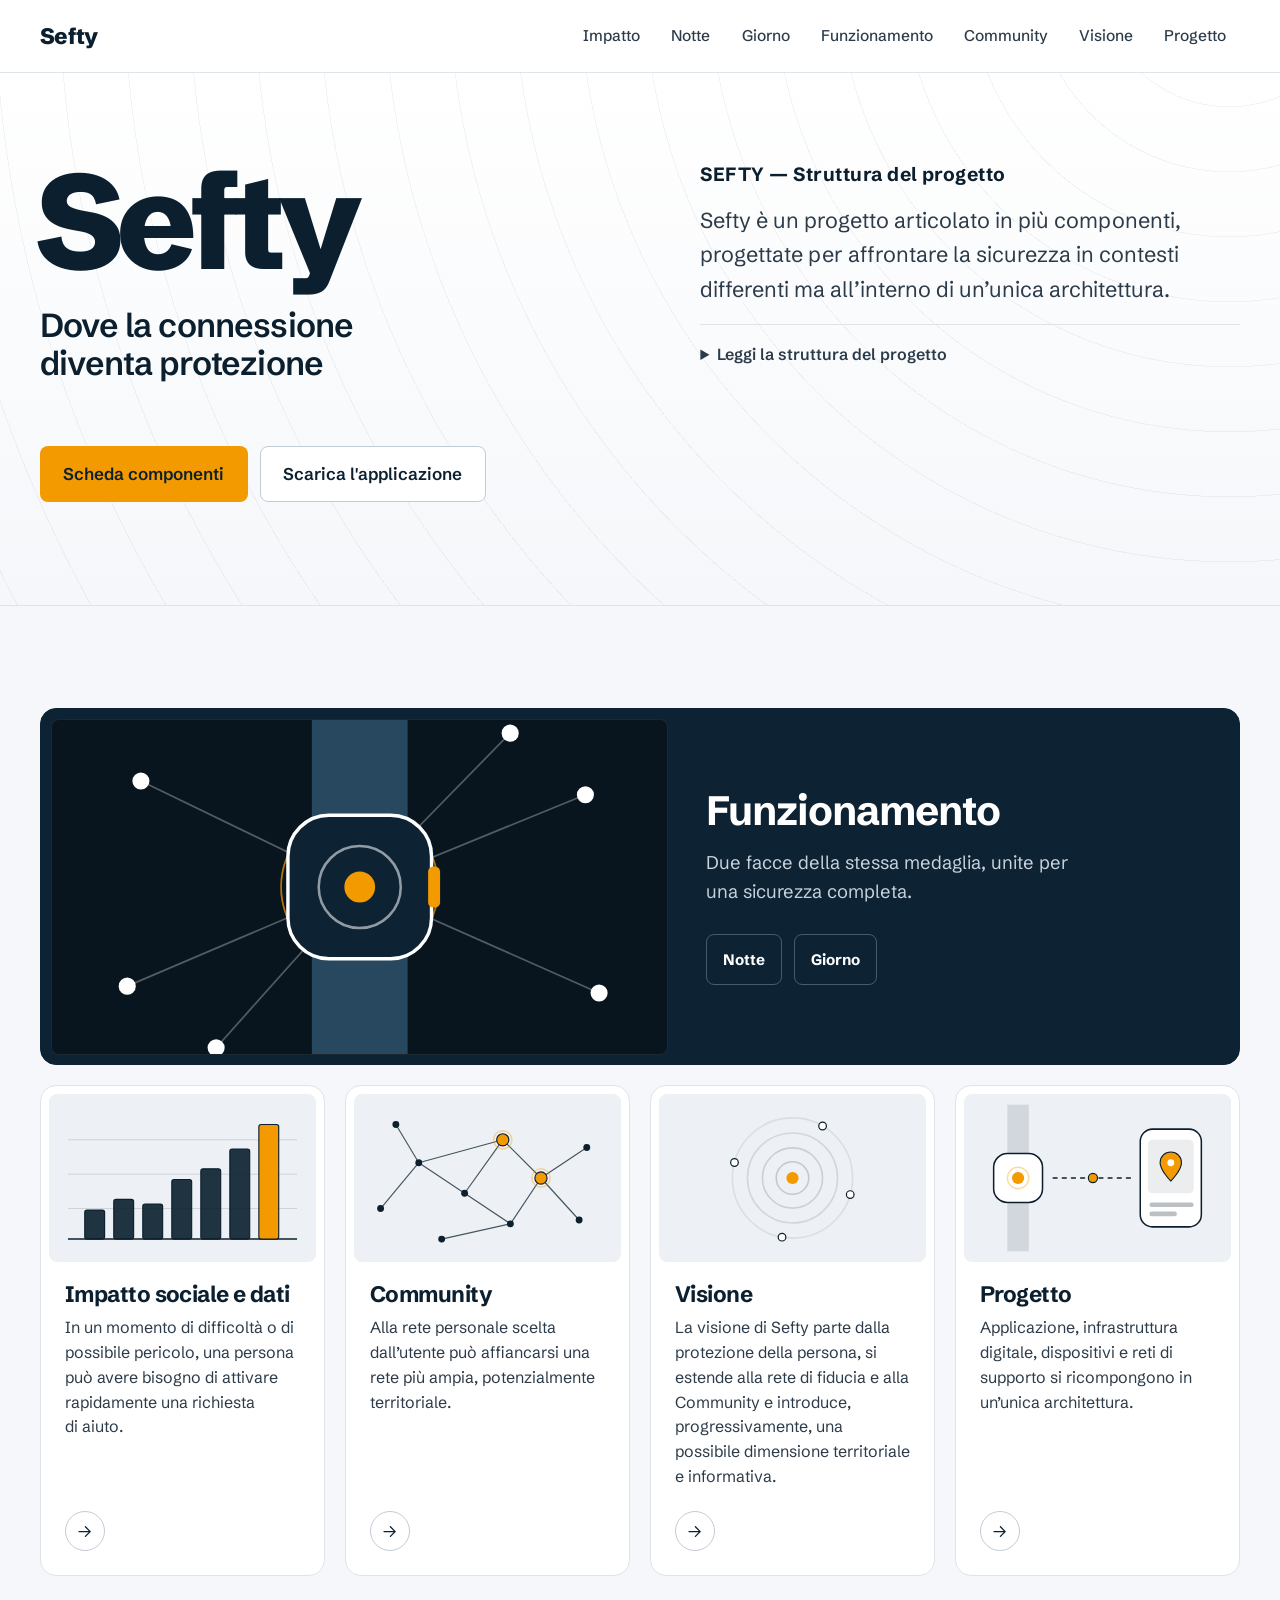
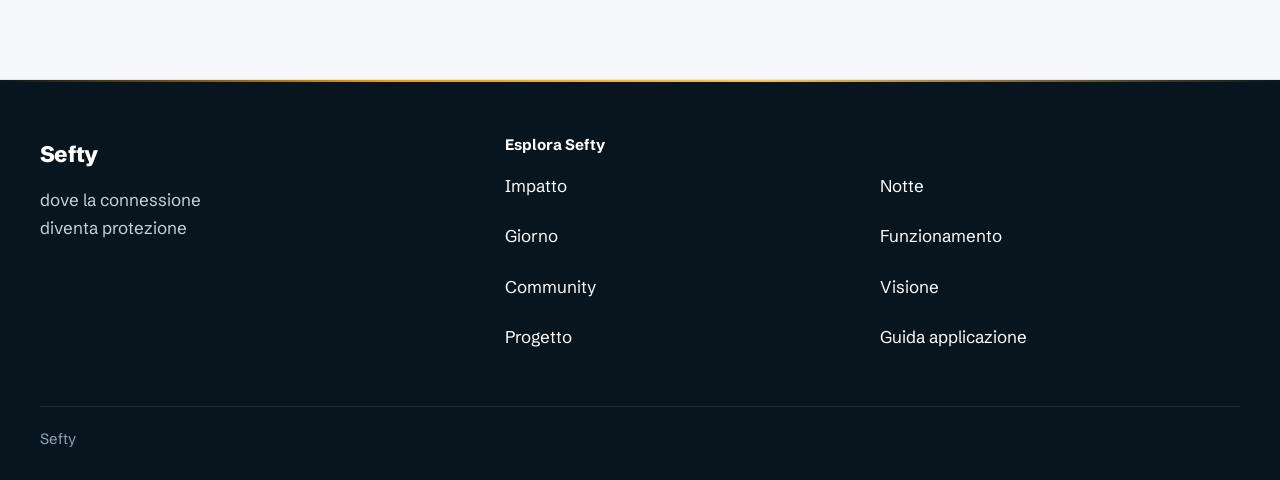
<file: index.html>
<!DOCTYPE html>
<html lang="it">

<head>
    <meta charset="UTF-8">
    <meta name="viewport" content="width=device-width, initial-scale=1.0">
    <script>

        document.documentElement.classList.add('js');
        setTimeout(function () { if (!window.__sefty) document.documentElement.classList.remove('js'); }, 4000);
    </script>

    <meta name="theme-color" content="#10222f">

    <link rel="icon" href="img/favicon.svg" type="image/svg+xml">

    <link rel="preconnect" href="https://fonts.googleapis.com">
    <link rel="preconnect" href="https://fonts.gstatic.com" crossorigin>
    <link href="https://fonts.googleapis.com/css2?family=Schibsted+Grotesk:wght@400..800&amp;display=swap"
        rel="stylesheet">
    <link rel="stylesheet" href="css/style.css?v=accordion-6">

    <script src="javascripts/index.js?v=mobile-2" defer></script>

    <title>Sefty | Sicurezza personale e rete di supporto</title>
    <meta name="description"
        content="Sefty integra tecnologia, persone di fiducia e rete di supporto: scopri sicurezza personale, supervisione dei minori e sviluppo del progetto.">
    <meta name="robots" content="noindex, nofollow, noarchive, nosnippet"> <!-- disattiva -->
    <link rel="canonical" href="https://www.sefty.it/">
    <meta property="og:type" content="website">
    <meta property="og:site_name" content="Sefty">
    <meta property="og:locale" content="it_IT">
    <meta property="og:title" content="Sefty | Sicurezza personale e rete di supporto">
    <meta property="og:description"
        content="Sefty integra tecnologia, persone di fiducia e rete di supporto: scopri sicurezza personale, supervisione dei minori e sviluppo del progetto.">
    <meta property="og:image" content="https://www.sefty.it/img/immagine-principale.jpeg">
    <meta property="og:image:width" content="1600">
    <meta property="og:image:height" content="717">
    <meta property="og:image:alt" content="Panorama urbano notturno con strade e connessioni illuminate">
    <meta name="twitter:card" content="summary_large_image">
    <meta name="twitter:title" content="Sefty | Sicurezza personale e rete di supporto">
    <meta name="twitter:description"
        content="Sefty integra tecnologia, persone di fiducia e rete di supporto: scopri sicurezza personale, supervisione dei minori e sviluppo del progetto.">
    <meta name="twitter:image" content="https://www.sefty.it/img/immagine-principale.jpeg">
    <meta name="twitter:image:alt" content="Panorama urbano notturno con strade e connessioni illuminate">
    <meta property="og:url" content="https://www.sefty.it/">
    <script
        type="application/ld+json">{"@context":"https://schema.org","@graph":[{"@type":"Organization","name":"Sefty","description":"Progetto tecnologico di sicurezza personale, supervisione e rete di supporto.","@id":"https://www.sefty.it/#organization","url":"https://www.sefty.it/"},{"@type":"WebSite","name":"Sefty","inLanguage":"it-IT","@id":"https://www.sefty.it/#website","url":"https://www.sefty.it/","publisher":{"@id":"https://www.sefty.it/#organization"}},{"@type":"WebPage","name":"Sefty | Sicurezza personale e rete di supporto","description":"Sefty integra tecnologia, persone di fiducia e rete di supporto: scopri sicurezza personale, supervisione dei minori e sviluppo del progetto.","inLanguage":"it-IT","@id":"https://www.sefty.it/#webpage","url":"https://www.sefty.it/","isPartOf":{"@id":"https://www.sefty.it/#website"},"about":{"@id":"https://www.sefty.it/#organization"}}]}</script>

</head>

<body>
    <a class="skip-link" href="#main">Vai al contenuto</a>
    <header class="site-header">
        <div class="wrap header-inner">
            <a class="brand" href="index.html" aria-label="Torna alla home di Sefty">Sefty</a>
            <button class="nav-toggle" id="navToggle" type="button" aria-expanded="false" aria-controls="siteNav"
                aria-label="Apri menu navigazione">
                <svg class="icon icon-open" viewbox="0 0 24 24" aria-hidden="true">
                    <path d="M4 7h16M4 12h16M4 17h16"></path>
                </svg><svg class="icon icon-close" viewbox="0 0 24 24" aria-hidden="true">
                    <path d="M6 6l12 12M18 6 6 18"></path>
                </svg>
            </button>
            <nav class="nav" id="siteNav" aria-label="Menu principale">
                <ul>
                    <li><a href="impatto.html">Impatto</a></li>
                    <li><a href="notte.html">Notte</a></li>
                    <li><a href="giorno.html">Giorno</a></li>
                    <li><a href="funzionamento.html">Funzionamento</a></li>
                    <li><a href="community.html">Community</a></li>
                    <li><a href="visione.html">Visione</a></li>
                    <li><a href="progetto.html">Progetto</a></li>
                </ul>
            </nav>
        </div>
        <div class="progress" aria-hidden="true"><span id="progressBar"></span></div>
    </header>
    <main id="main">
        <section class="intro rings-light">
            <div class="wrap intro-grid">
                <div class="intro-left">
                    <div class="intro-copy">
                        <h1 class="hero-title">
                            <span class="wordmark">Sefty</span>
                            <span class="tagline">Dove la connessione diventa protezione</span>
                        </h1>
                    </div>
                    <div class="intro-actions"><a class="btn btn-signal" href="https://glistening-daffodil-6a112c.netlify.app">Scheda
                            componenti</a><a class="btn btn-line"
                            href="https://pub-002bc9092c564c6a95605e7e15290c54.r2.dev/DemoSefty-3.zip" target="_blank"
                            rel="noopener"
                            onclick="setTimeout(() => { window.location.href = 'istruzioni.html'; }, 100);">
                            Scarica l'applicazione
                        </a></div>
                </div>
                <div class="intro-leads-col project-intro">
                    <h2 class="project-intro-title">SEFTY — Struttura del progetto</h2>
                    <p class="intro-lead">Sefty è un progetto articolato in più componenti, progettate per affrontare la
                        sicurezza in contesti differenti ma all’interno di un’unica architettura.</p>
                    <details class="project-details">
                        <summary><span class="project-read-more">Leggi la struttura del progetto</span><span
                                class="project-read-less">Riduci la descrizione</span></summary>
                        <div class="project-details-body">
                            <p>Per rendere comprensibile il progetto nel suo insieme, la presentazione segue un percorso
                                progressivo: dal problema specifico alla soluzione, dalla dimensione individuale a
                                quella collettiva, fino alla visione complessiva del sistema e al suo percorso di
                                sviluppo verso il prodotto.</p>
                            <p>Le sezioni del sito sono quindi complementari e non rappresentano prodotti separati o
                                parti indipendenti del progetto.</p>
                            <p><strong>Sefty Notte</strong> introduce il punto di partenza: la sicurezza della singola
                                persona e la necessità di poter attivare rapidamente una rete di supporto in una
                                situazione di difficoltà o emergenza. La sezione descrive il problema affrontato, il
                                funzionamento della soluzione e gli elementi che costituiscono la base del sistema di
                                sicurezza personale.</p>
                            <p><strong>Sefty Giorno</strong> sviluppa un secondo contesto applicativo, nel quale la
                                necessità non è soltanto reagire a un'emergenza, ma supervisionare persone e gruppi nel
                                corso delle attività quotidiane. Il focus si sposta quindi sulla gestione dei gruppi,
                                sul ruolo del Tutor, sui dispositivi dedicati e sull'utilizzo del geofencing come
                                strumento di supervisione.</p>
                            <p><strong>Community</strong> amplia ulteriormente il modello, introducendo la dimensione
                                della sicurezza partecipativa. Alla rete personale scelta dall'utente si affianca una
                                rete più ampia, potenzialmente territoriale, nella quale la prossimità e la
                                partecipazione possono diventare ulteriori elementi di supporto. La Community non viene
                                quindi presentata come un social network, ma come una componente funzionale
                                dell'ecosistema Sefty.</p>
                            <p><strong>Vision</strong> porta invece lo sguardo oltre le funzionalità attuali e descrive
                                la direzione strategica del progetto. Il percorso parte dalla protezione della persona,
                                si estende alla rete di fiducia e alla Community e, progressivamente, introduce una
                                possibile dimensione territoriale e informativa. La Vision chiarisce quindi dove Sefty
                                intende arrivare, distinguendo gli obiettivi di lungo periodo da ciò che è già
                                disponibile o dimostrato.</p>
                            <p>Infine, <strong>Progetto alla base di Sefty</strong> ricompone tutte queste componenti in
                                una prospettiva unica. Non introduce un ulteriore caso d'uso, ma fotografa lo stato
                                complessivo del progetto: l'architettura che collega applicazione, infrastruttura
                                digitale, dispositivi e reti di supporto; ciò che è stato sviluppato; ciò che è stato
                                progettato; le integrazioni ancora da realizzare; gli aspetti che devono essere
                                sottoposti a test e validazione; e il percorso necessario per trasformare l'architettura
                                progettuale in un prodotto completo e progressivamente industrializzabile.</p>
                            <p>La logica della presentazione può quindi essere letta come un unico percorso:</p>
                            <p class="project-path">PERSONA → SUPERVISIONE → RETE → VISIONE → ARCHITETTURA E SVILUPPO
                            </p>
                            <p>In questo modo, il sito non presenta semplicemente cinque sezioni, ma costruisce una
                                lettura progressiva di Sefty: dal bisogno che ha originato il progetto, alle sue
                                applicazioni, alla rete che ne amplia le possibilità, alla direzione strategica futura,
                                fino alla fotografia concreta del progetto e del percorso che deve ancora essere
                                completato per arrivare al prodotto.</p>
                        </div>
                    </details>
                </div>
            </div>
        </section>

        <section class="band band-mist" id="percorso">
            <div class="wrap">
                <div class="cards">
                    <article class="card card-primary reveal-card" style="--i:0">
                        <div class="card-art" aria-hidden="true"><svg class="art-svg" viewbox="0 0 360 220"
                                preserveaspectratio="xMidYMid slice" aria-hidden="true" focusable="false">
                                <g fill="none" stroke="currentColor" stroke-opacity=".3">
                                    <path d="M180 110 L52 48"></path>
                                    <path d="M180 110 L312 56"></path>
                                    <path d="M180 110 L44 168"></path>
                                    <path d="M180 110 L320 172"></path>
                                    <path d="M180 110 L96 204"></path>
                                    <path d="M180 110 L268 20"></path>
                                </g>
                                <g fill="none" stroke="var(--signal)" stroke-width="1.6">
                                    <circle class="rip" style="--delay:0s" cx="180" cy="110" r="46"></circle>
                                    <circle class="rip" style="--delay:0.6s" cx="180" cy="110" r="46"></circle>
                                    <circle class="rip" style="--delay:1.2s" cx="180" cy="110" r="46"></circle>
                                </g>
                                <g fill="currentColor">
                                    <circle class="pop" style="--i:0" cx="52" cy="48" r="5"></circle>
                                    <circle class="pop" style="--i:1" cx="312" cy="56" r="5"></circle>
                                    <circle class="pop" style="--i:2" cx="44" cy="168" r="5"></circle>
                                    <circle class="pop" style="--i:3" cx="320" cy="172" r="5"></circle>
                                    <circle class="pop" style="--i:4" cx="96" cy="204" r="5"></circle>
                                    <circle class="pop" style="--i:5" cx="268" cy="20" r="5"></circle>
                                </g>
                                <rect x="152" y="-12" width="56" height="84" fill="var(--art-strap)"></rect>
                                <rect x="152" y="148" width="56" height="84" fill="var(--art-strap)"></rect>
                                <rect x="138" y="68" width="84" height="84" rx="24" fill="var(--art-solid)"
                                    stroke="currentColor" stroke-width="2"></rect>
                                <circle cx="180" cy="110" r="24" fill="none" stroke="currentColor" stroke-opacity=".55"
                                    stroke-width="1.5"></circle>
                                <circle cx="180" cy="110" r="9" fill="var(--signal)"></circle>
                                <rect x="220" y="98" width="7" height="24" rx="3" fill="var(--signal)"></rect>
                            </svg></div>
                        <div class="card-body">
                            <h2><a class="card-link" href="funzionamento.html">Funzionamento</a></h2>
                            <p>Due facce della stessa medaglia, unite per una sicurezza completa.</p>
                            <ul class="subtiles">
                                <li><a href="notte.html"><strong>Notte</strong></a></li>
                                <li><a href="giorno.html"><strong>Giorno</strong></a></li>
                            </ul>
                        </div>
                    </article>
                    <article class="card card-impatto reveal-card" style="--i:1">
                        <div class="card-art" aria-hidden="true"><svg class="art-svg" viewbox="0 0 360 220"
                                preserveaspectratio="xMidYMid slice" aria-hidden="true" focusable="false">
                                <g stroke="currentColor" stroke-opacity=".18">
                                    <path d="M30 60 H330"></path>
                                    <path d="M30 105 H330"></path>
                                    <path d="M30 150 H330"></path>
                                </g>
                                <path d="M30 190 H330" stroke="currentColor" stroke-width="2"></path>
                                <rect class="bar" style="--i:0" x="52" y="152" width="26" height="38" rx="3"
                                    fill="currentColor" fill-opacity="0.9" stroke="currentColor" stroke-width="1.5">
                                </rect>
                                <rect class="bar" style="--i:1" x="90" y="138" width="26" height="52" rx="3"
                                    fill="currentColor" fill-opacity="0.9" stroke="currentColor" stroke-width="1.5">
                                </rect>
                                <rect class="bar" style="--i:2" x="128" y="144" width="26" height="46" rx="3"
                                    fill="currentColor" fill-opacity="0.9" stroke="currentColor" stroke-width="1.5">
                                </rect>
                                <rect class="bar" style="--i:3" x="166" y="112" width="26" height="78" rx="3"
                                    fill="currentColor" fill-opacity="0.9" stroke="currentColor" stroke-width="1.5">
                                </rect>
                                <rect class="bar" style="--i:4" x="204" y="98" width="26" height="92" rx="3"
                                    fill="currentColor" fill-opacity="0.9" stroke="currentColor" stroke-width="1.5">
                                </rect>
                                <rect class="bar" style="--i:5" x="242" y="72" width="26" height="118" rx="3"
                                    fill="currentColor" fill-opacity="0.9" stroke="currentColor" stroke-width="1.5">
                                </rect>
                                <rect class="bar" style="--i:6" x="280" y="40" width="26" height="150" rx="3"
                                    fill="var(--signal)" fill-opacity="1" stroke="currentColor" stroke-width="1.5">
                                </rect>
                            </svg></div>
                        <div class="card-body">
                            <h2><a class="card-link" href="impatto.html">Impatto sociale e dati</a></h2>
                            <p>In un momento di difficoltà o di possibile pericolo, una persona può avere bisogno di
                                attivare rapidamente una richiesta di aiuto.</p>
                            <span class="card-more" aria-hidden="true"><svg class="icon" viewBox="0 0 24 24"
                                    aria-hidden="true">
                                    <path d="M5 12h14M13 6l6 6-6 6" />
                                </svg></span>
                        </div>
                    </article>
                    <article class="card card-community reveal-card" style="--i:2">
                        <div class="card-art" aria-hidden="true"><svg class="art-svg" viewbox="0 0 360 220"
                                preserveaspectratio="xMidYMid slice" aria-hidden="true" focusable="false">
                                <g fill="none" stroke="currentColor" stroke-width="1.5" stroke-opacity=".75">
                                    <path class="draw" pathlength="1" style="--delay:0ms" d="M40 150 L90 90"></path>
                                    <path class="draw" pathlength="1" style="--delay:70ms" d="M90 90 L150 130"></path>
                                    <path class="draw" pathlength="1" style="--delay:140ms" d="M150 130 L200 60"></path>
                                    <path class="draw" pathlength="1" style="--delay:210ms" d="M200 60 L250 110"></path>
                                    <path class="draw" pathlength="1" style="--delay:280ms" d="M250 110 L310 70"></path>
                                    <path class="draw" pathlength="1" style="--delay:350ms" d="M250 110 L300 165">
                                    </path>
                                    <path class="draw" pathlength="1" style="--delay:420ms" d="M150 130 L210 170">
                                    </path>
                                    <path class="draw" pathlength="1" style="--delay:490ms" d="M210 170 L250 110">
                                    </path>
                                    <path class="draw" pathlength="1" style="--delay:560ms" d="M210 170 L120 190">
                                    </path>
                                    <path class="draw" pathlength="1" style="--delay:630ms" d="M90 90 L200 60"></path>
                                    <path class="draw" pathlength="1" style="--delay:700ms" d="M90 90 L60 40"></path>
                                </g>
                                <circle class="pop" style="--i:0" cx="40" cy="150" r="4.5" fill="currentColor"></circle>
                                <circle class="pop" style="--i:1" cx="90" cy="90" r="4.5" fill="currentColor"></circle>
                                <circle class="pop" style="--i:2" cx="150" cy="130" r="4.5" fill="currentColor">
                                </circle>
                                <circle class="rip" style="--delay:0.6000000000000001s" cx="200" cy="60" r="12"
                                    fill="none" stroke="var(--signal)" stroke-width="1.5"></circle>
                                <circle class="pop" style="--i:3" cx="200" cy="60" r="8" fill="var(--signal)"
                                    stroke="currentColor" stroke-width="1.5"></circle>
                                <circle class="rip" style="--delay:0.8s" cx="250" cy="110" r="12" fill="none"
                                    stroke="var(--signal)" stroke-width="1.5"></circle>
                                <circle class="pop" style="--i:4" cx="250" cy="110" r="8" fill="var(--signal)"
                                    stroke="currentColor" stroke-width="1.5"></circle>
                                <circle class="pop" style="--i:5" cx="310" cy="70" r="4.5" fill="currentColor"></circle>
                                <circle class="pop" style="--i:6" cx="300" cy="165" r="4.5" fill="currentColor">
                                </circle>
                                <circle class="pop" style="--i:7" cx="210" cy="170" r="4.5" fill="currentColor">
                                </circle>
                                <circle class="pop" style="--i:8" cx="120" cy="190" r="4.5" fill="currentColor">
                                </circle>
                                <circle class="pop" style="--i:9" cx="60" cy="40" r="4.5" fill="currentColor"></circle>
                            </svg></div>
                        <div class="card-body">
                            <h2><a class="card-link" href="community.html">Community</a></h2>
                            <p>Alla rete personale scelta dall’utente può affiancarsi una rete più ampia, potenzialmente
                                territoriale.</p>
                            <span class="card-more" aria-hidden="true"><svg class="icon" viewBox="0 0 24 24"
                                    aria-hidden="true">
                                    <path d="M5 12h14M13 6l6 6-6 6" />
                                </svg></span>
                        </div>
                    </article>
                    <article class="card card-visione reveal-card" style="--i:3">
                        <div class="card-art" aria-hidden="true"><svg class="art-svg" viewbox="0 0 360 220"
                                preserveaspectratio="xMidYMid slice" aria-hidden="true" focusable="false">
                                <circle class="rip" style="--delay:0.0s" cx="180" cy="110" r="21.3" fill="none"
                                    stroke="currentColor" stroke-opacity="0.55" stroke-width="1.6"></circle>
                                <circle class="rip" style="--delay:0.5s" cx="180" cy="110" r="39.4" fill="none"
                                    stroke="currentColor" stroke-opacity="0.45" stroke-width="1.6"></circle>
                                <circle class="rip" style="--delay:1.0s" cx="180" cy="110" r="59.0" fill="none"
                                    stroke="currentColor" stroke-opacity="0.35" stroke-width="1.6"></circle>
                                <circle class="rip" style="--delay:1.5s" cx="180" cy="110" r="78.7" fill="none"
                                    stroke="currentColor" stroke-opacity="0.25" stroke-width="1.6"></circle>
                                <circle class="pop" style="--i:0" cx="255.6" cy="131.7" r="5" fill="var(--art-solid)"
                                    stroke="currentColor" stroke-width="1.6"></circle>
                                <circle class="pop" style="--i:1" cx="166.3" cy="187.5" r="5" fill="var(--art-solid)"
                                    stroke="currentColor" stroke-width="1.6"></circle>
                                <circle class="pop" style="--i:2" cx="104.0" cy="89.7" r="5" fill="var(--art-solid)"
                                    stroke="currentColor" stroke-width="1.6"></circle>
                                <circle class="pop" style="--i:3" cx="219.4" cy="41.9" r="5" fill="var(--art-solid)"
                                    stroke="currentColor" stroke-width="1.6"></circle>
                                <circle cx="180" cy="110" r="8" fill="var(--signal)"></circle>
                            </svg></div>
                        <div class="card-body">
                            <h2><a class="card-link" href="visione.html">Visione</a></h2>
                            <p>La visione di Sefty parte dalla protezione della persona, si estende alla rete di fiducia
                                e alla Community e introduce, progressivamente, una possibile dimensione territoriale e
                                informativa.</p>
                            <span class="card-more" aria-hidden="true"><svg class="icon" viewBox="0 0 24 24"
                                    aria-hidden="true">
                                    <path d="M5 12h14M13 6l6 6-6 6" />
                                </svg></span>
                        </div>
                    </article>
                    <article class="card card-progetto reveal-card" style="--i:4">
                        <div class="card-art" aria-hidden="true"><svg class="art-svg" viewbox="0 0 360 220"
                                preserveaspectratio="xMidYMid slice" aria-hidden="true" focusable="false">
                                <rect x="62" y="14" width="28" height="70" fill="var(--art-strap)"></rect>
                                <rect x="62" y="136" width="28" height="70" fill="var(--art-strap)"></rect>
                                <rect x="44" y="78" width="64" height="64" rx="18" fill="var(--art-solid)"
                                    stroke="currentColor" stroke-width="2"></rect>
                                <circle cx="76" cy="110" r="8" fill="var(--signal)"></circle>
                                <circle class="rip" cx="76" cy="110" r="14" fill="none" stroke="var(--signal)"
                                    stroke-width="1.5"></circle>
                                <path class="flow-line" d="M122 110 H226" fill="none" stroke="currentColor"
                                    stroke-width="2" stroke-linecap="round"></path>
                                <circle class="pop" cx="174" cy="110" r="6" fill="var(--signal)" stroke="currentColor"
                                    stroke-width="1.5"></circle>
                                <rect x="236" y="46" width="80" height="128" rx="16" fill="var(--art-solid)"
                                    stroke="currentColor" stroke-width="2"></rect>
                                <rect x="246" y="60" width="60" height="70" rx="6" fill="currentColor"
                                    fill-opacity=".08"></rect>
                                <path class="pop"
                                    d="M276 76c-8 0-14 6-14 14 0 10 14 24 14 24s14-14 14-24c0-8-6-14-14-14Z"
                                    fill="var(--signal)" stroke="currentColor" stroke-width="1.5"></path>
                                <circle cx="276" cy="90" r="4.5" fill="var(--art-solid)"></circle>
                                <rect x="248" y="142" width="58" height="6" rx="3" fill="currentColor"
                                    fill-opacity=".28"></rect>
                                <rect x="248" y="154" width="36" height="6" rx="3" fill="currentColor"
                                    fill-opacity=".28"></rect>
                            </svg></div>
                        <div class="card-body">
                            <h2><a class="card-link" href="progetto.html">Progetto</a></h2>
                            <p>Applicazione, infrastruttura digitale, dispositivi e reti di supporto si ricompongono in
                                un’unica architettura.</p>
                            <span class="card-more" aria-hidden="true"><svg class="icon" viewBox="0 0 24 24"
                                    aria-hidden="true">
                                    <path d="M5 12h14M13 6l6 6-6 6" />
                                </svg></span>
                        </div>
                    </article>
                </div>
            </div>
        </section>
    </main>
    <footer class="site-footer">
        <div class="wrap">
            <div class="footer-grid">
                <div><a class="brand" href="index.html">Sefty</a>
                    <p class="footer-tagline">dove la connessione diventa protezione</p>
                </div>
                <nav class="footer-nav-wide" aria-label="Esplora Sefty">
                    <h2>Esplora Sefty</h2>
                    <ul class="footer-links">
                        <li><a href="impatto.html">Impatto</a></li>
                        <li><a href="notte.html">Notte</a></li>
                        <li><a href="giorno.html">Giorno</a></li>
                        <li><a href="funzionamento.html">Funzionamento</a></li>
                        <li><a href="community.html">Community</a></li>
                        <li><a href="visione.html">Visione</a></li>
                        <li><a href="progetto.html">Progetto</a></li>
                        <li><a href="istruzioni.html">Guida applicazione</a></li>
                    </ul>
                </nav>
            </div>
            <p class="legal">Sefty</p>
        </div>
    </footer>
</body>

</html>
</file>
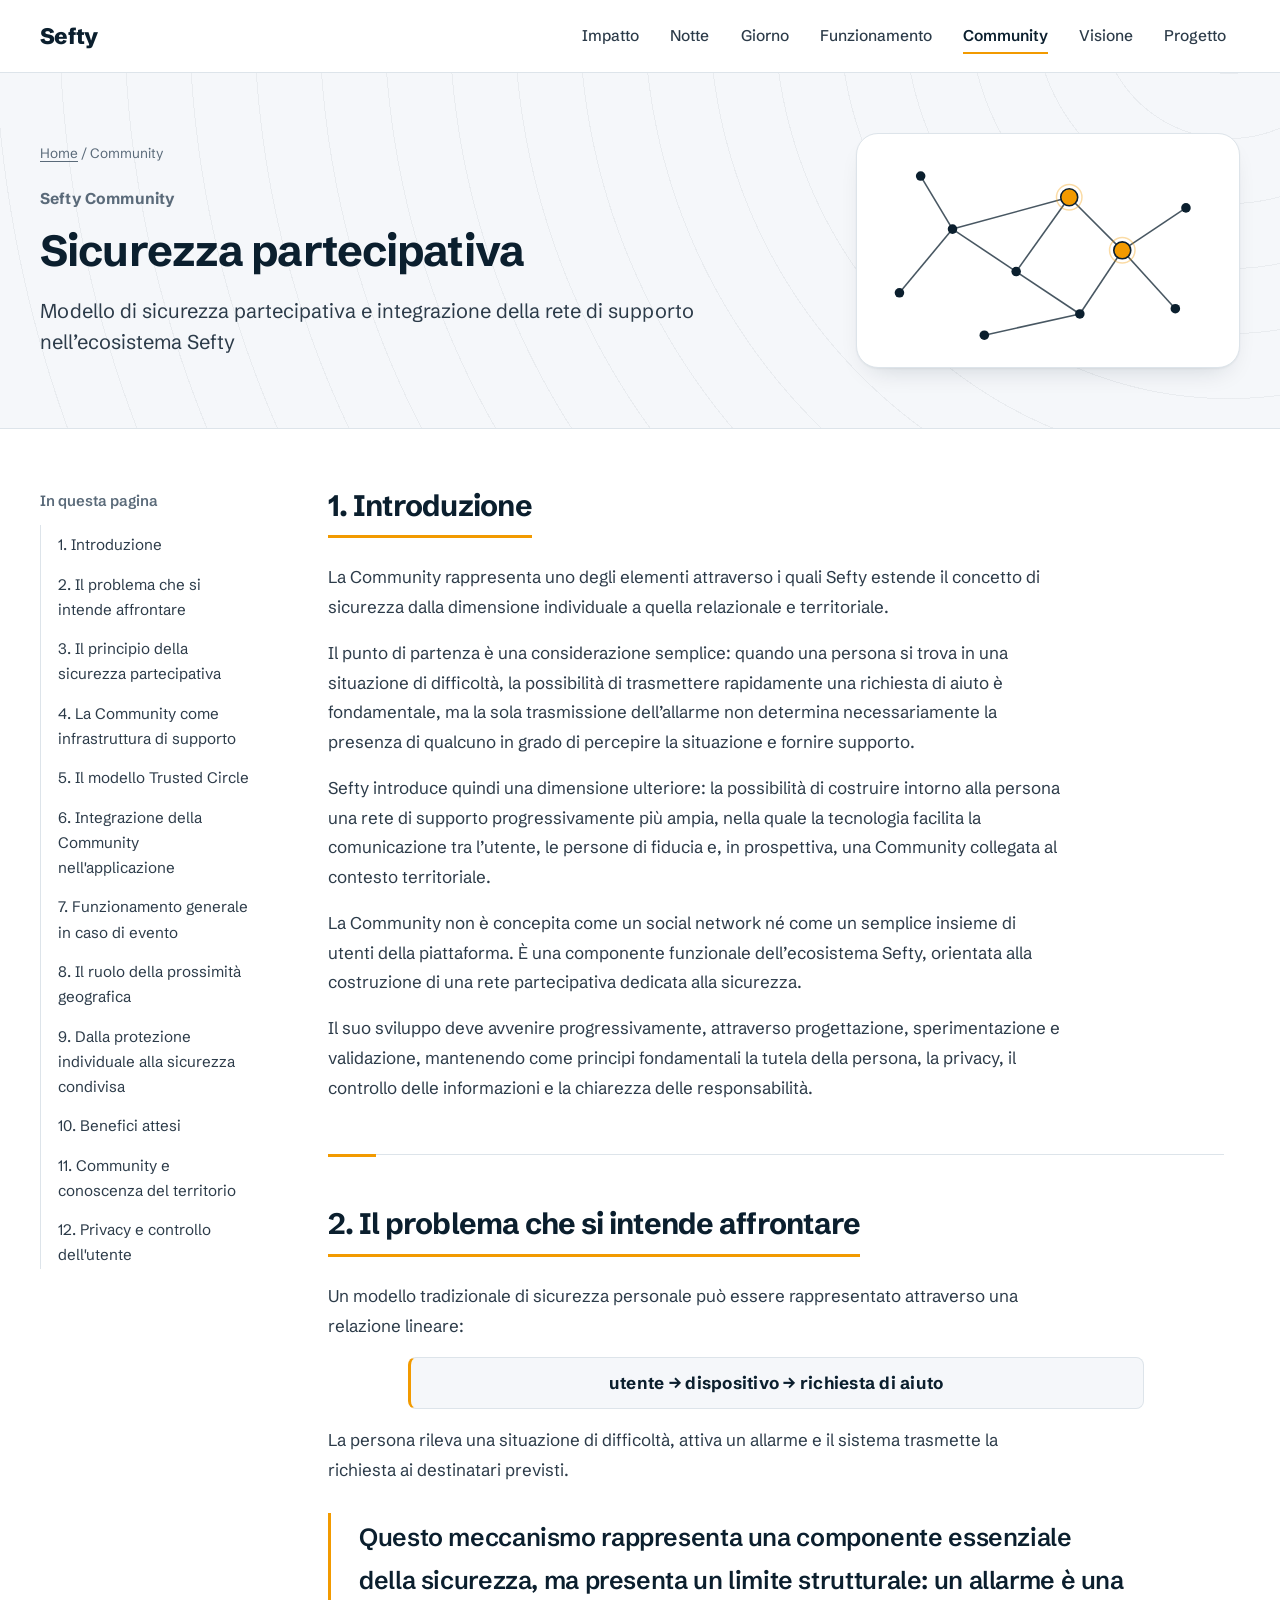
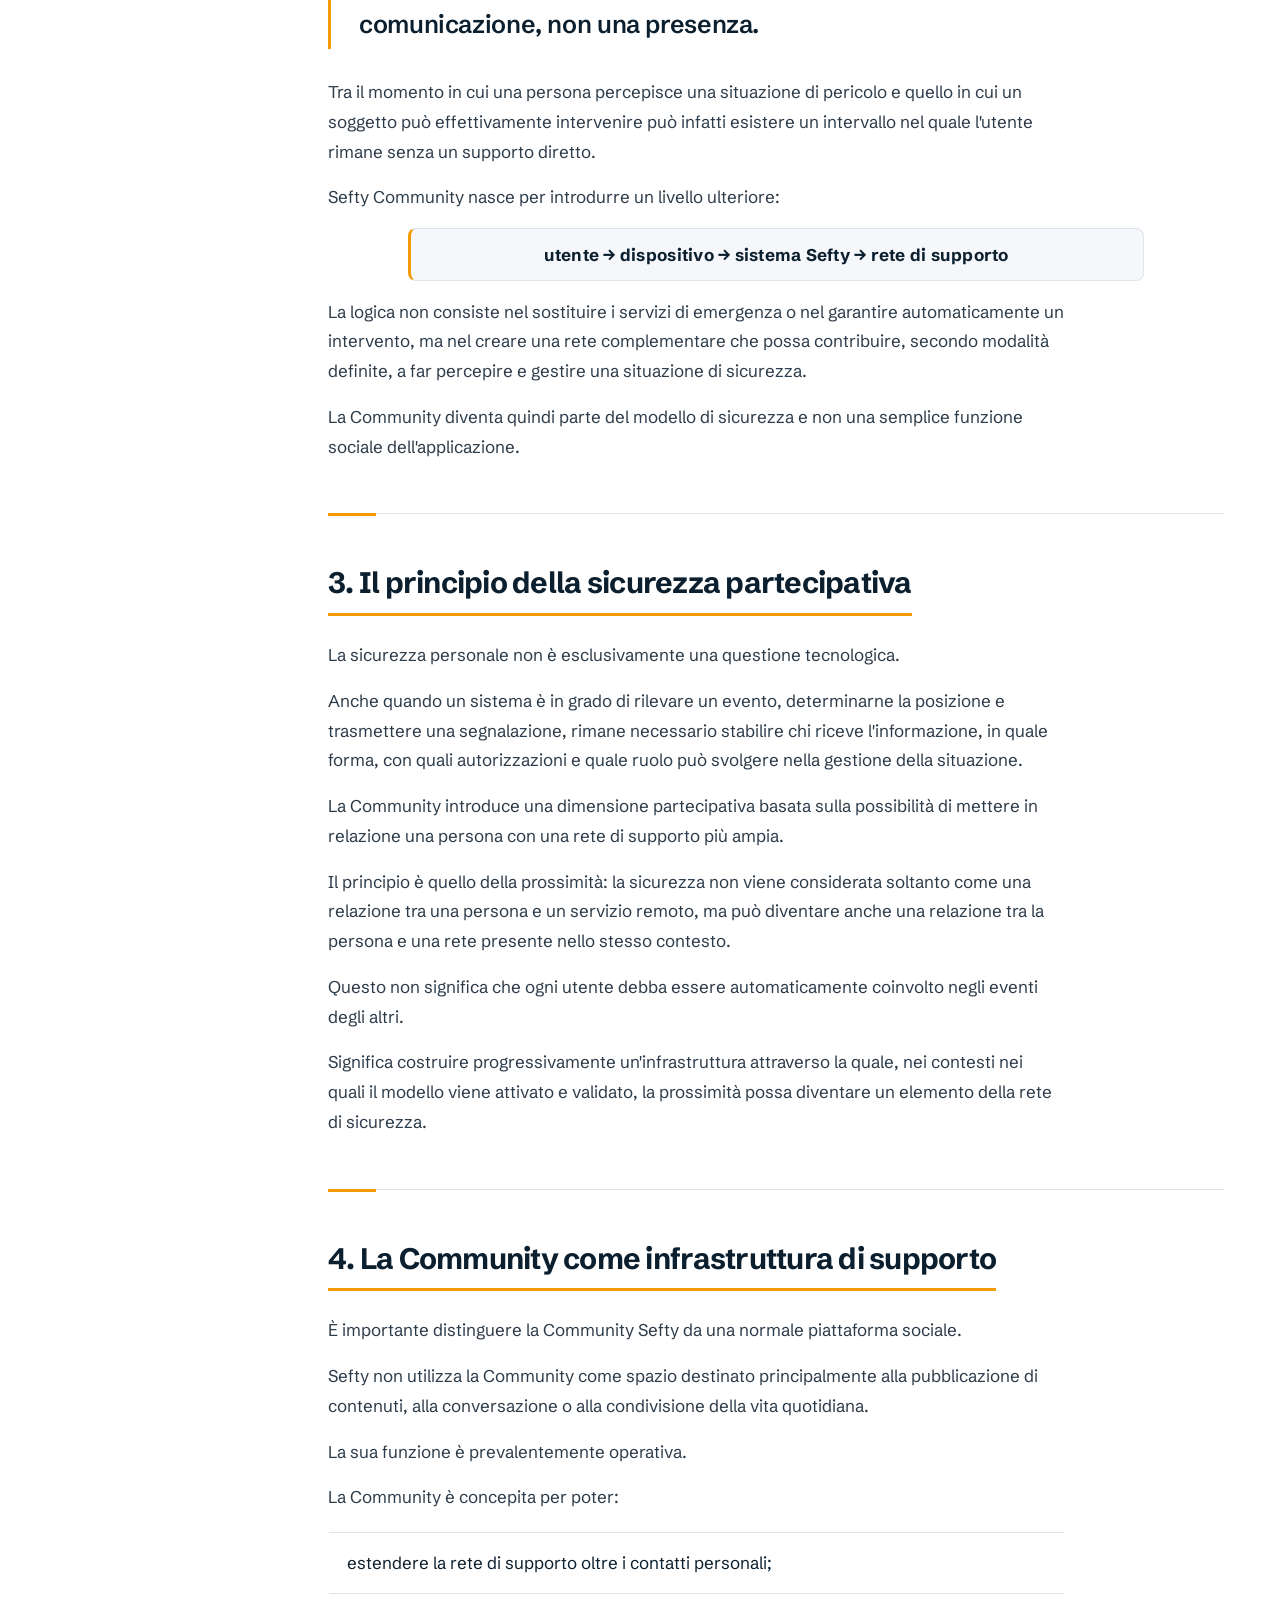
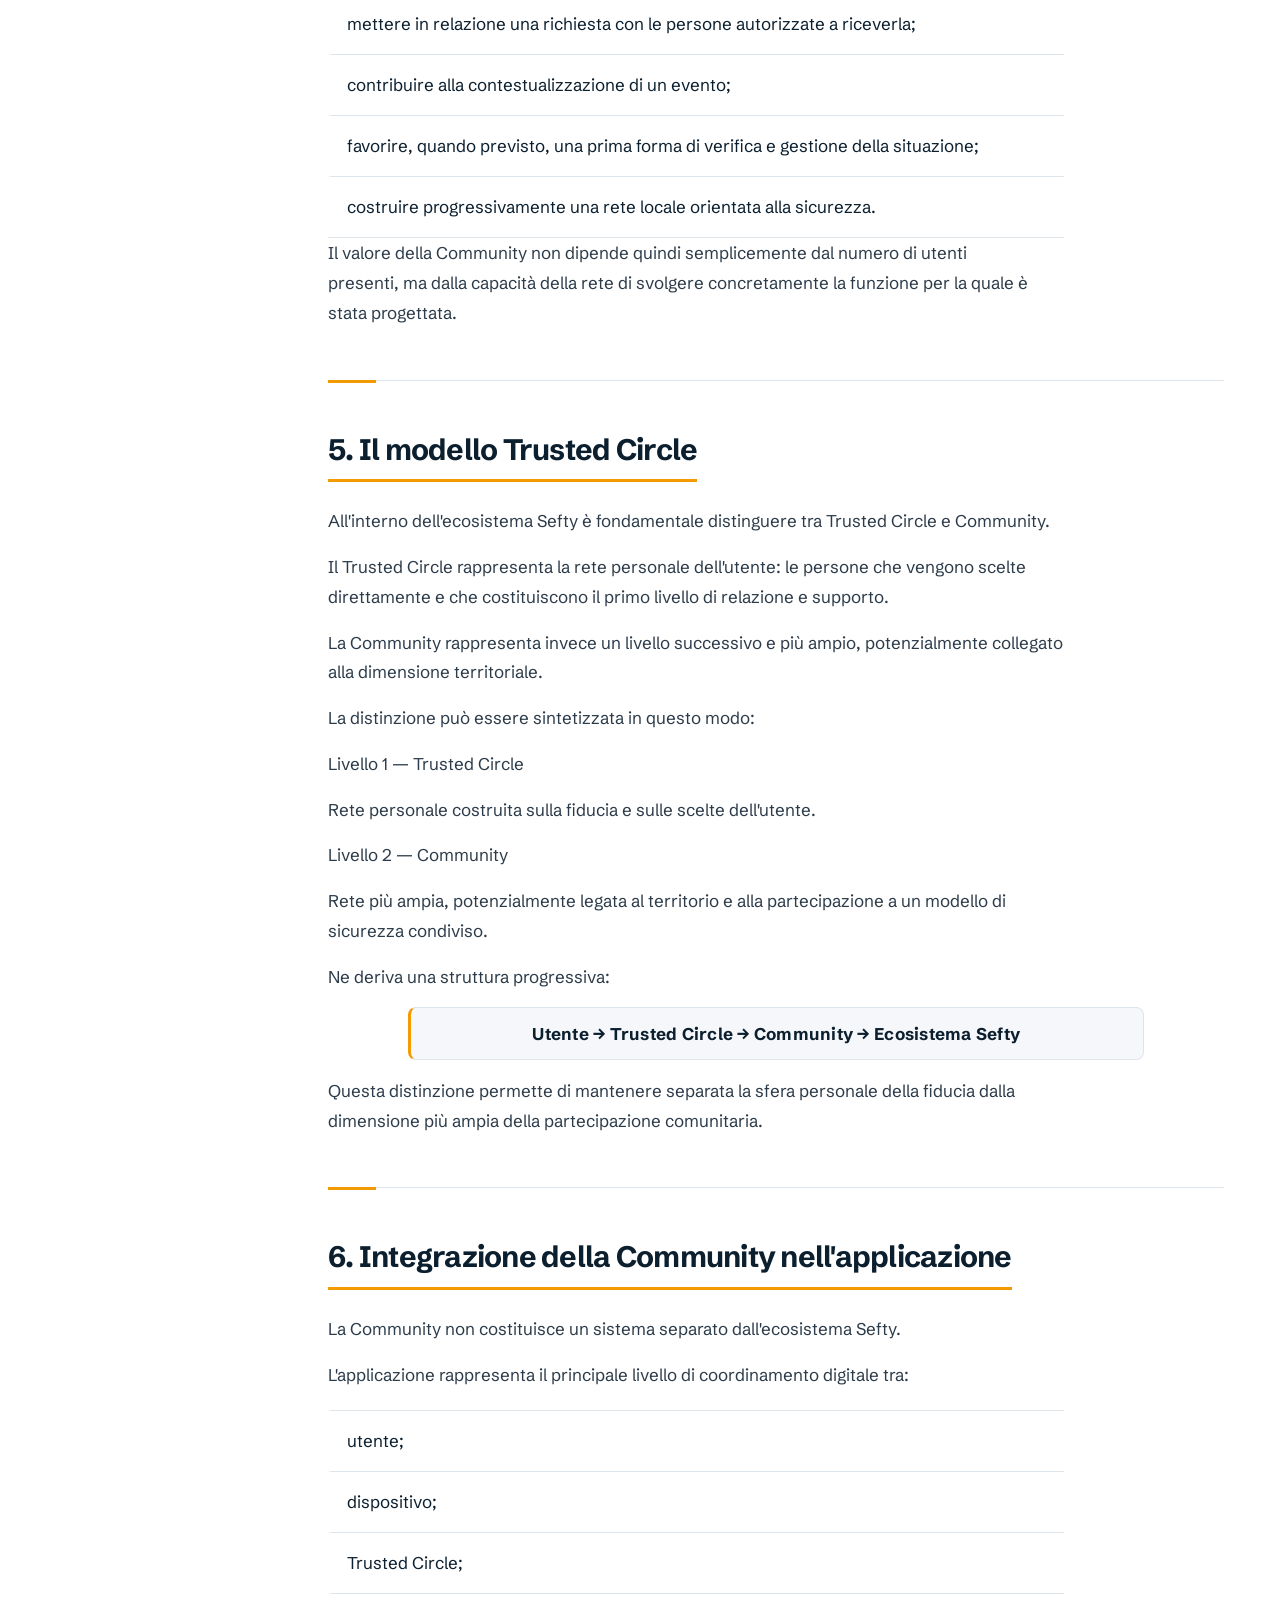
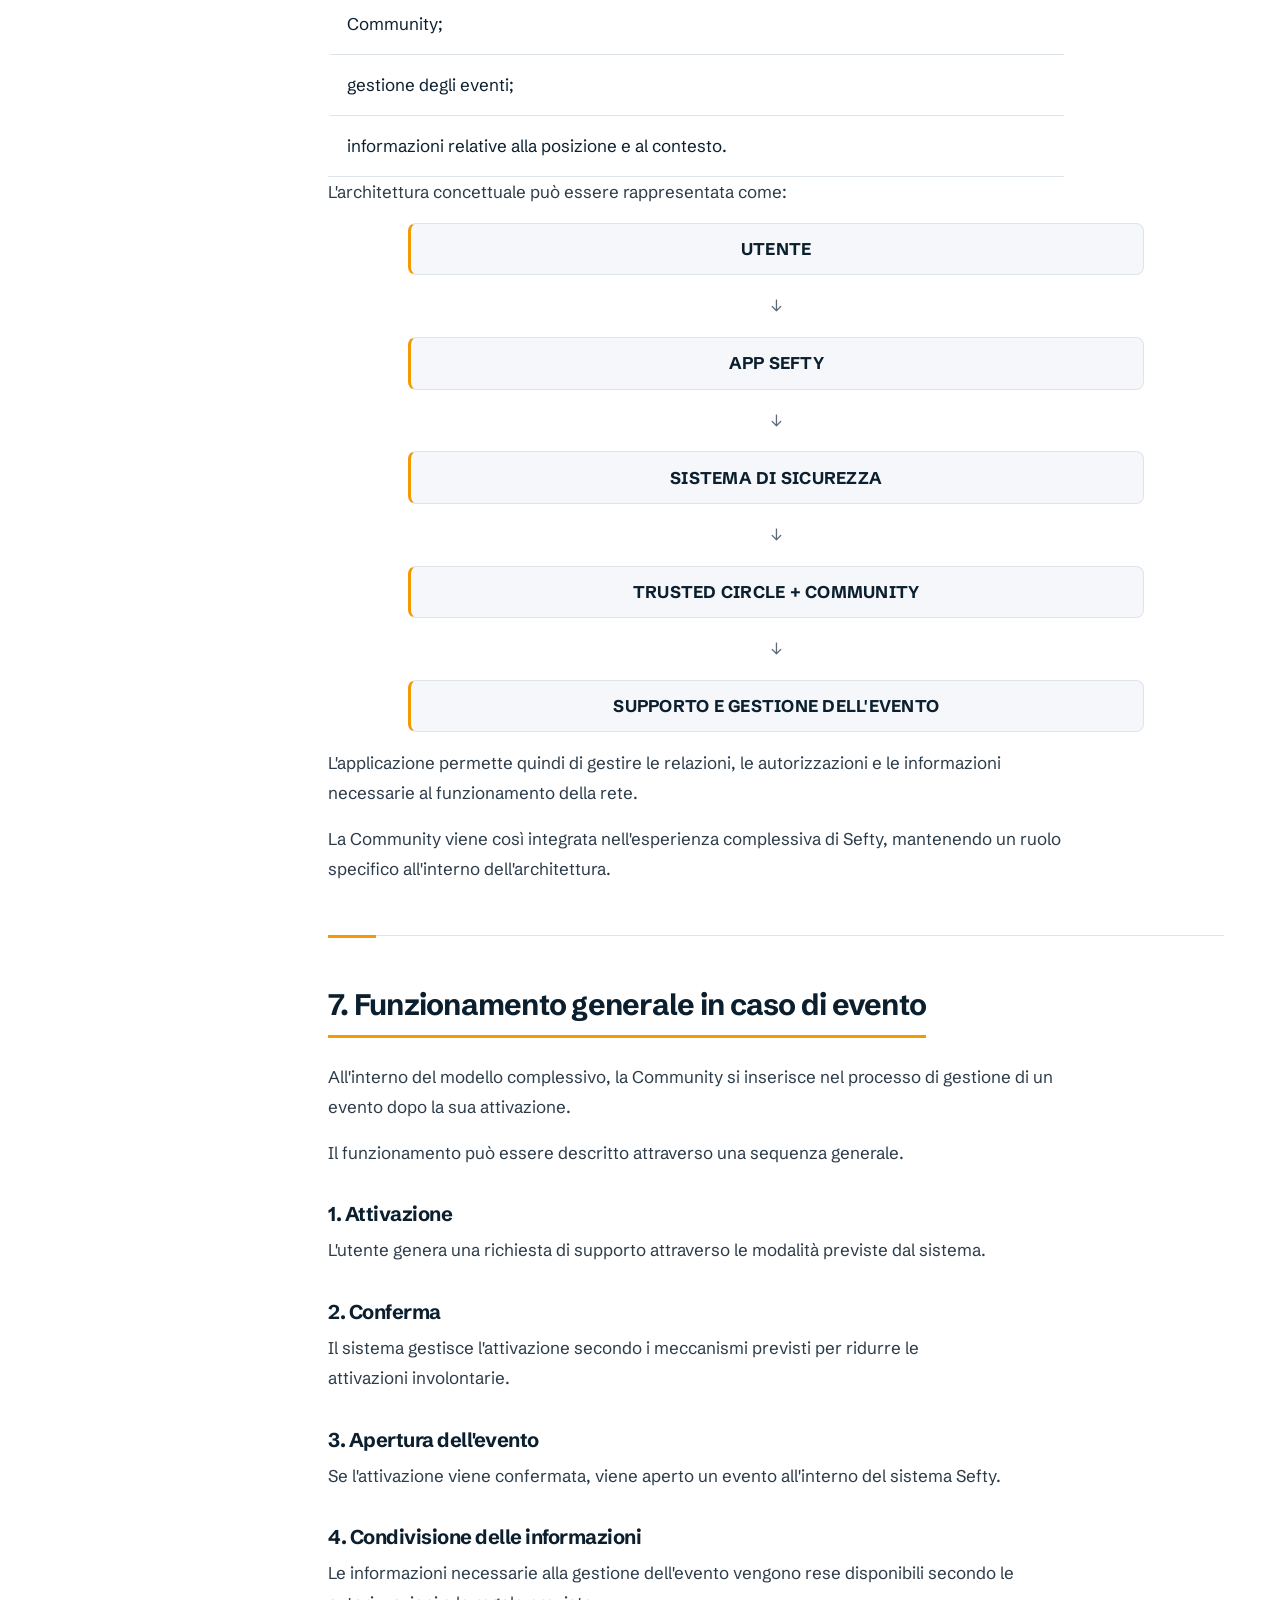
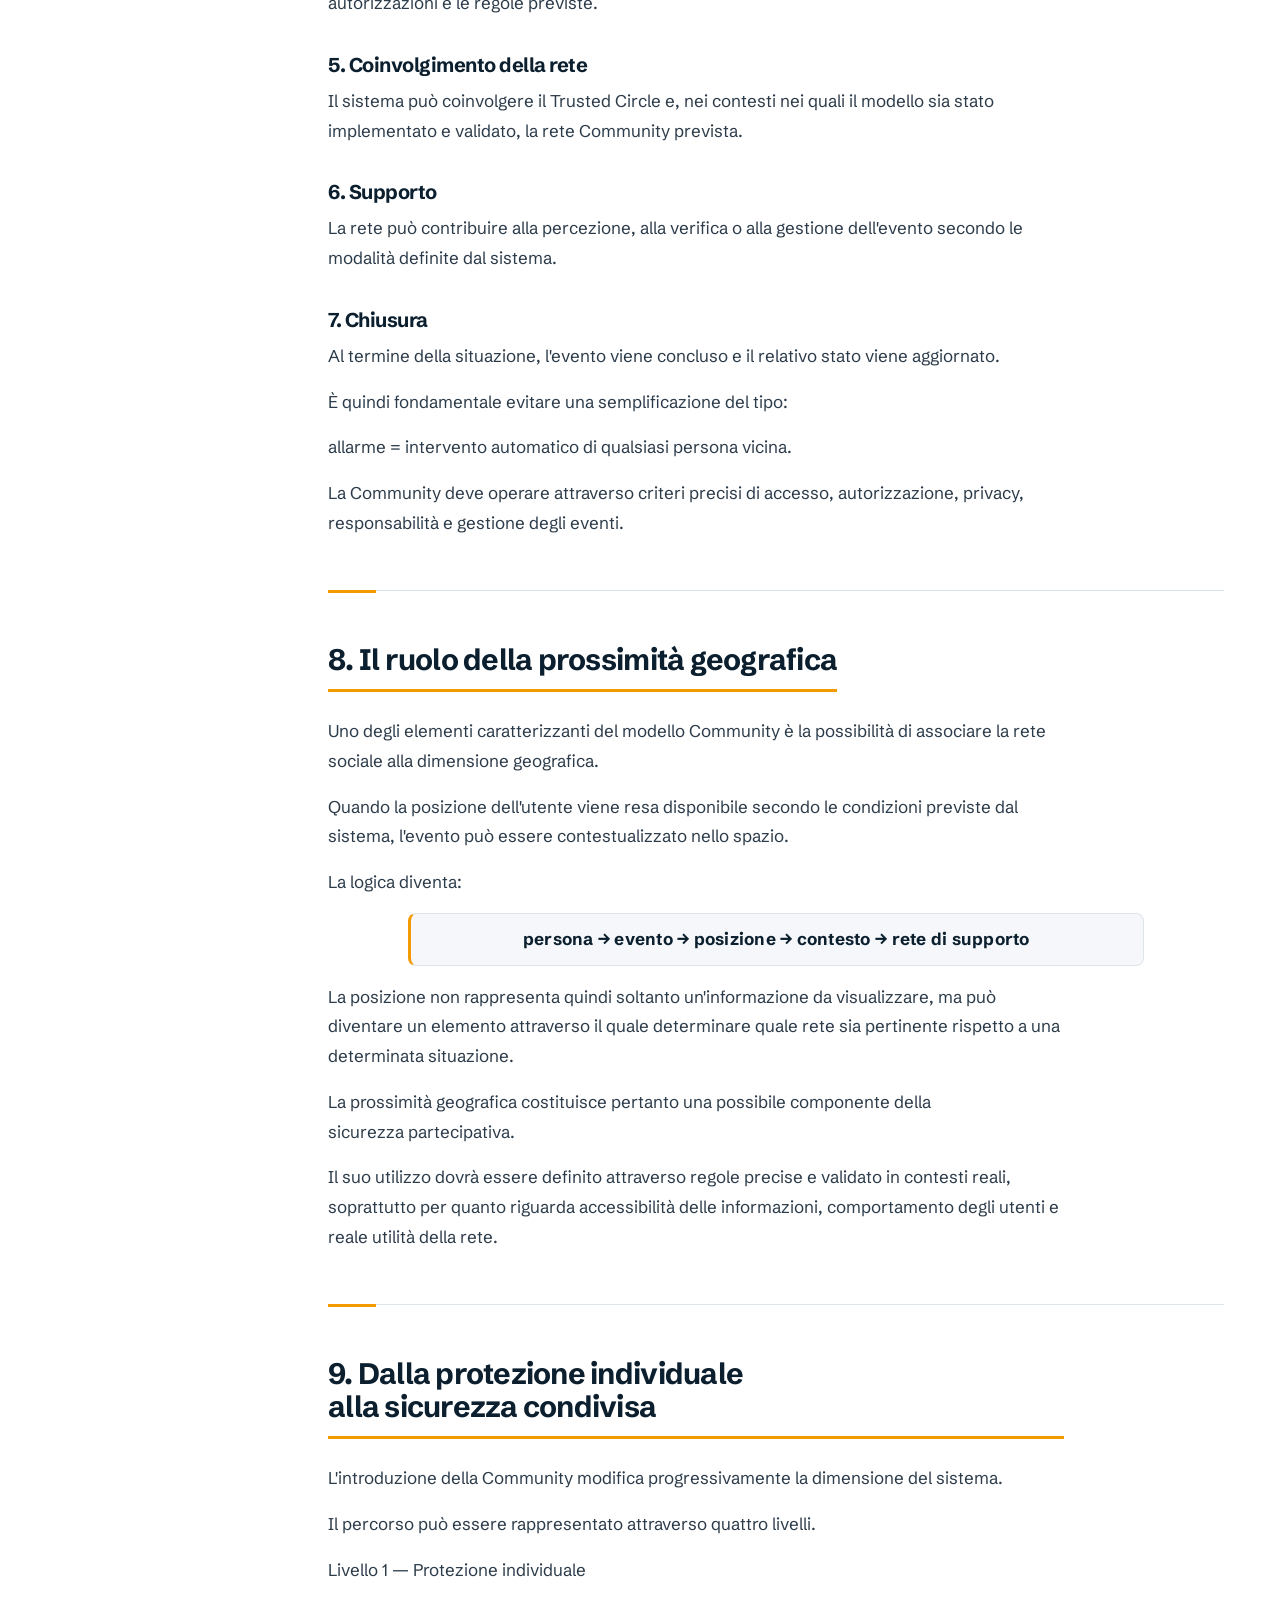
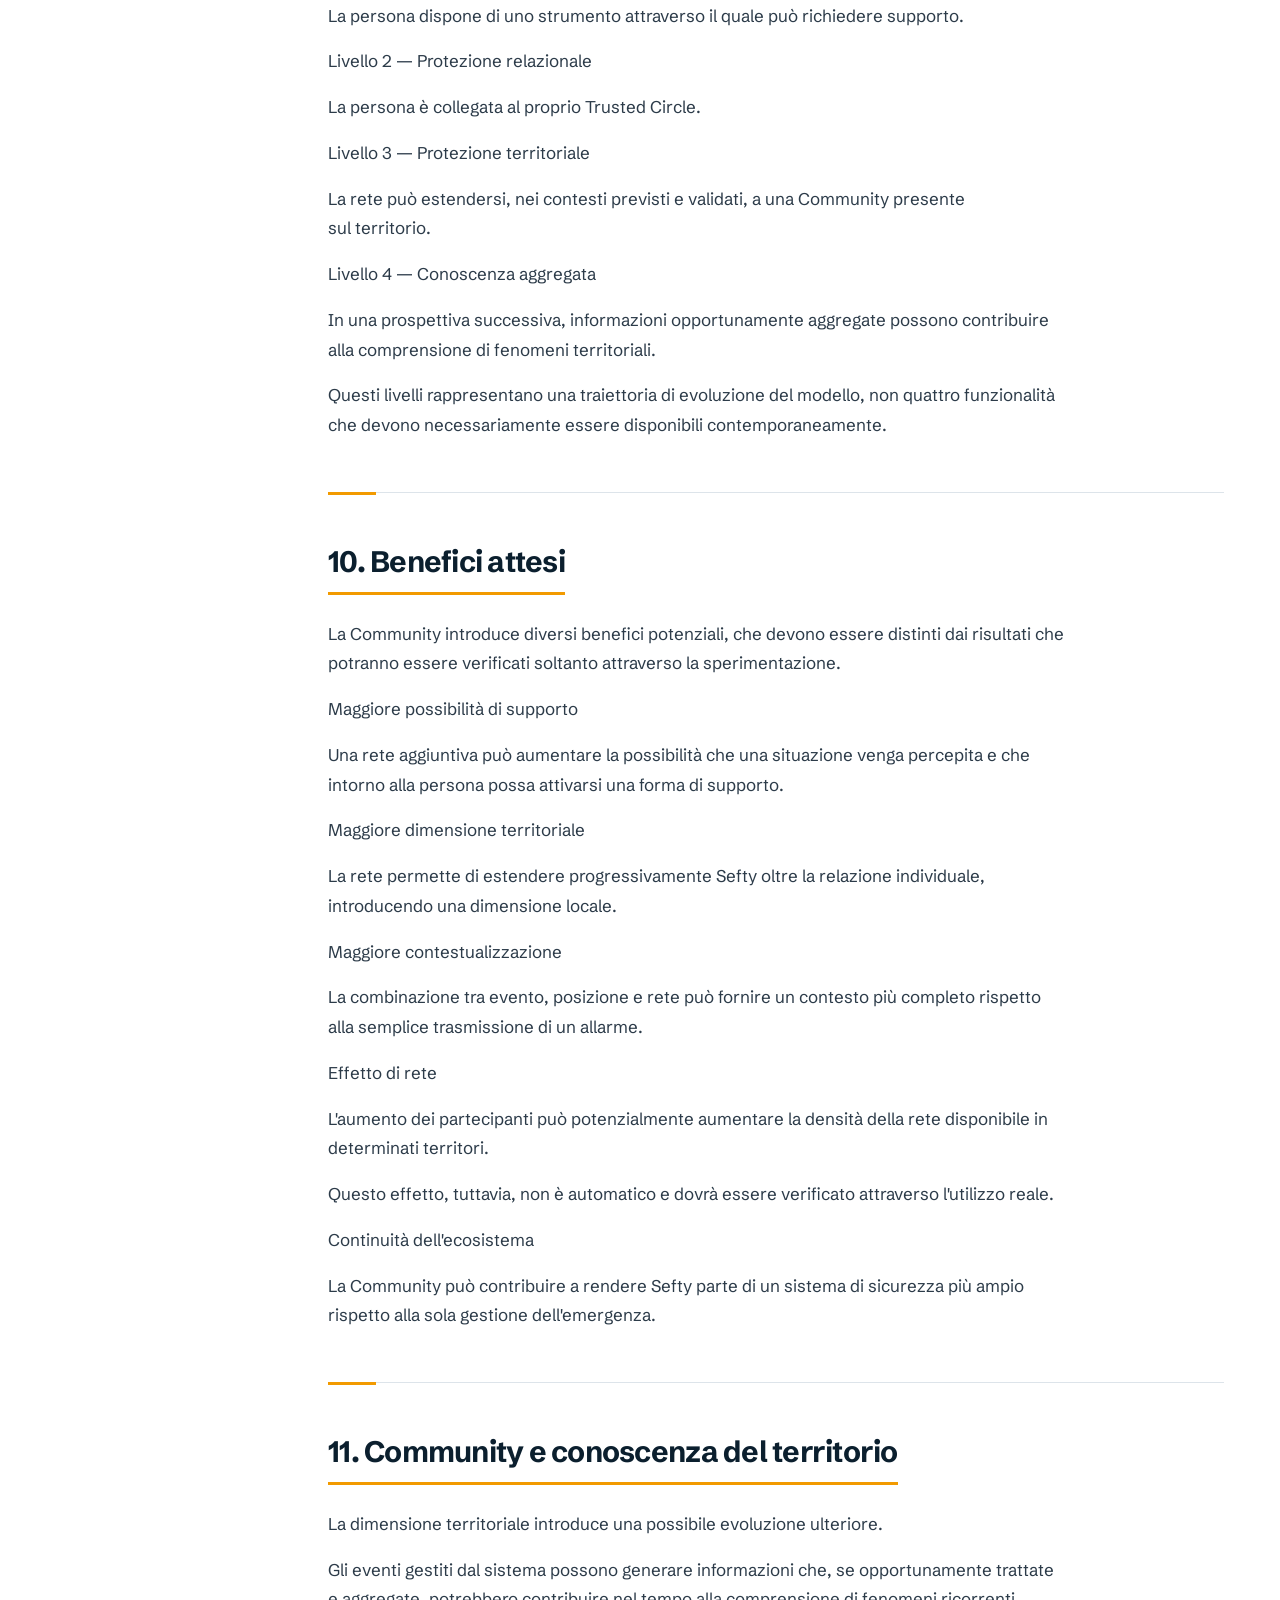
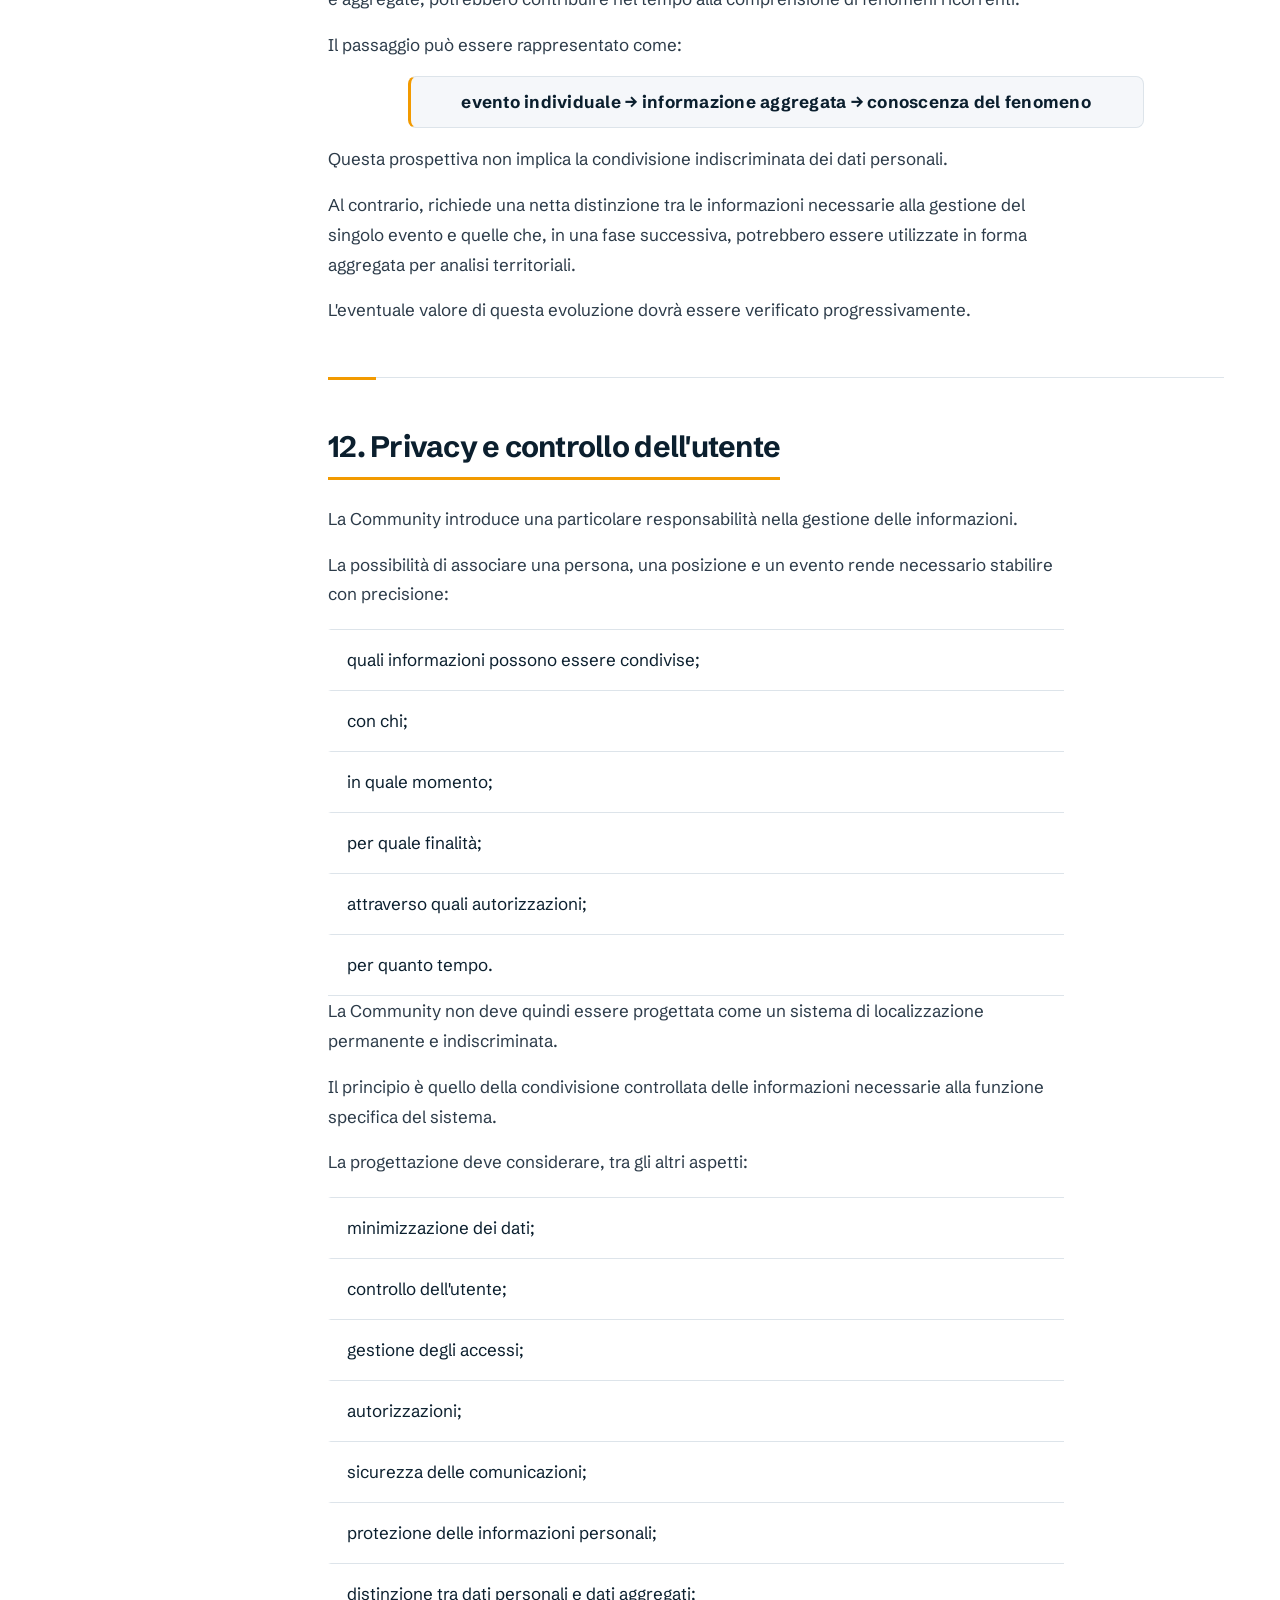
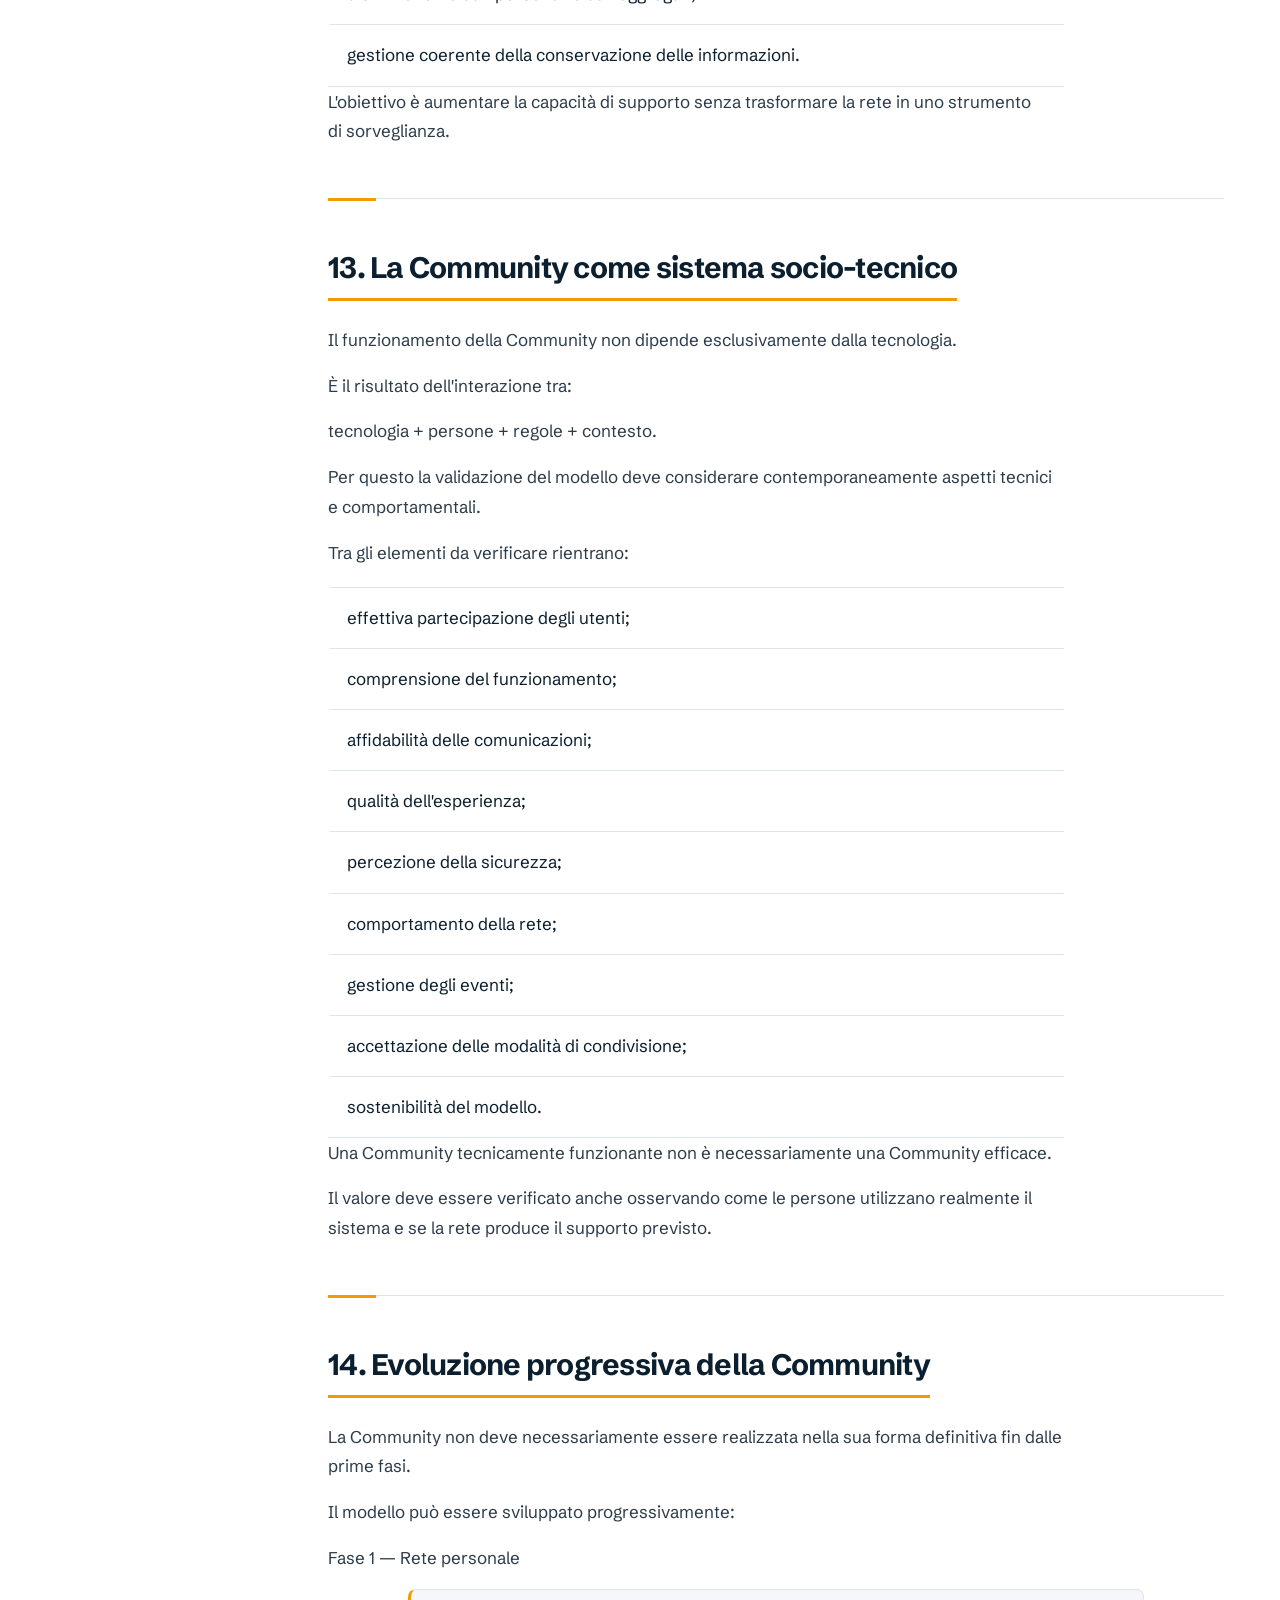
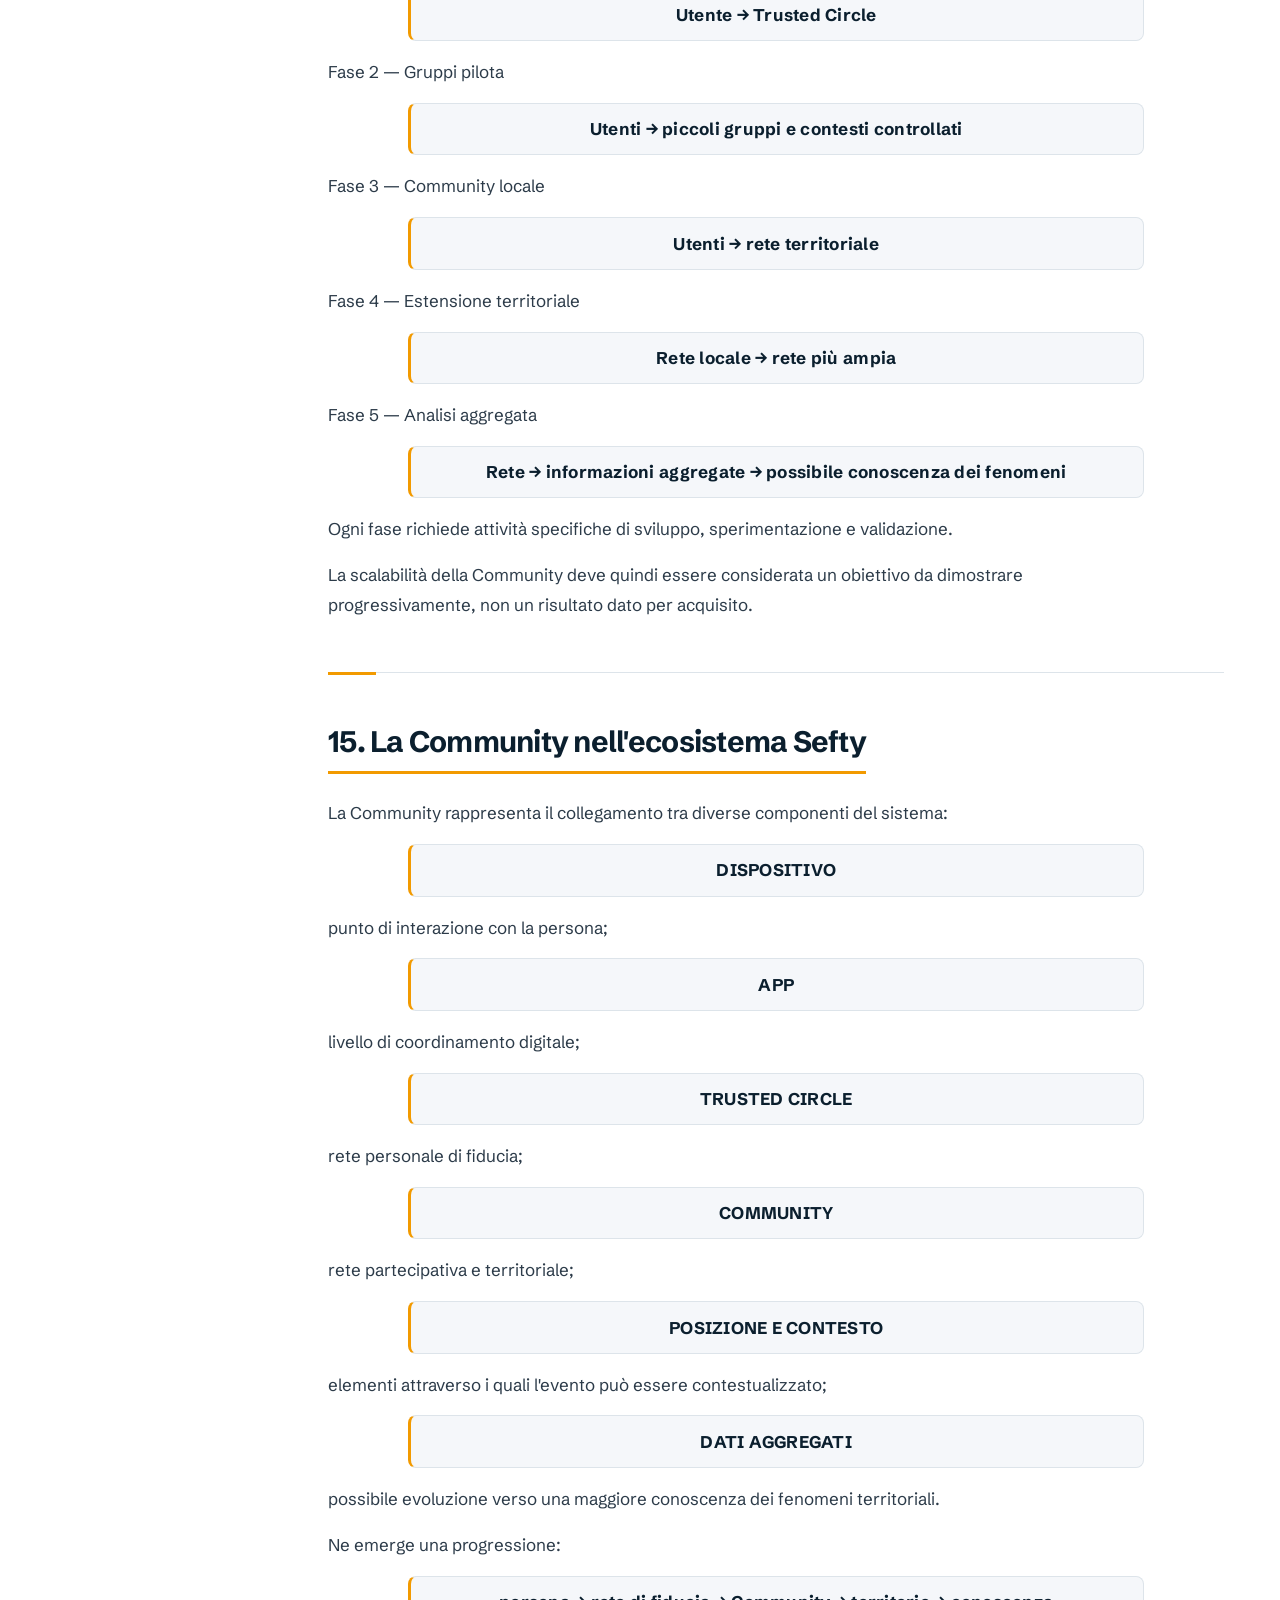
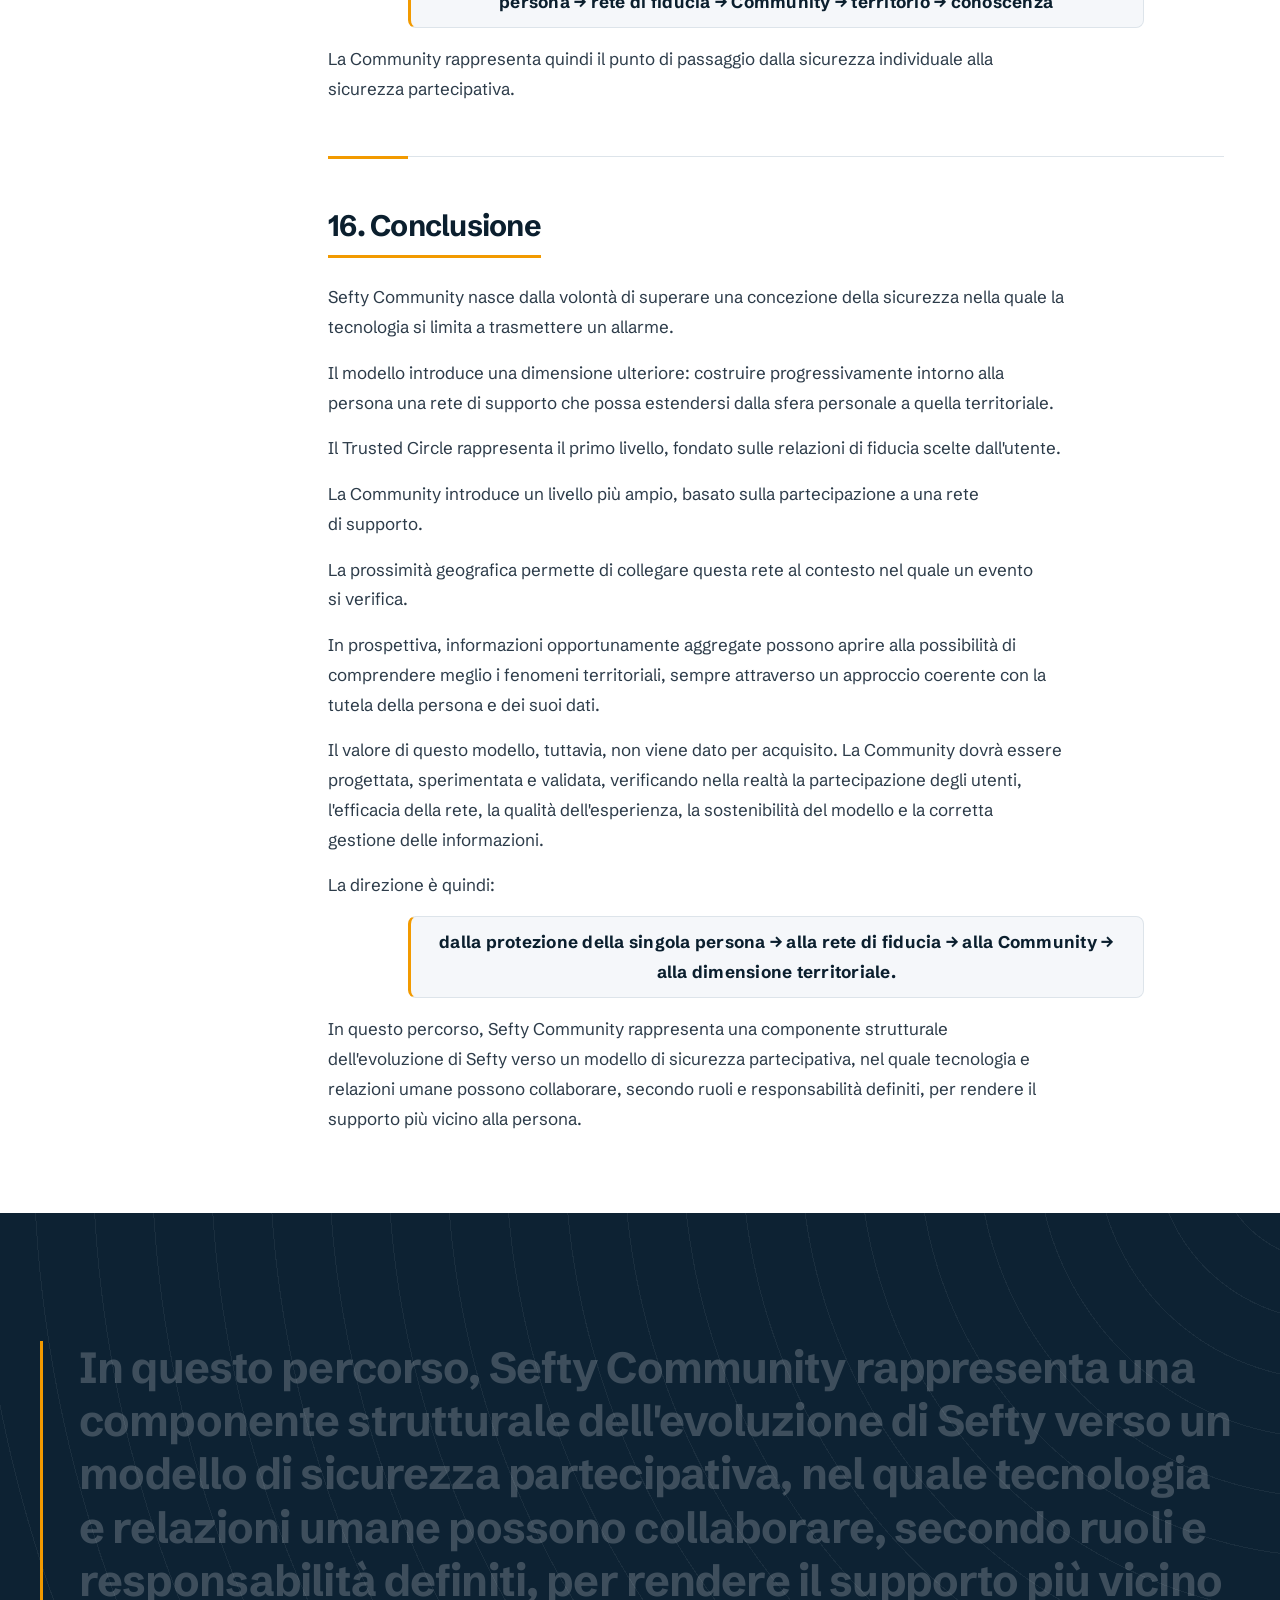
<file: community.html>
<!DOCTYPE html>
<html lang="it">

<head>
    <meta charset="UTF-8">
    <meta name="viewport" content="width=device-width, initial-scale=1.0">
    <script>

        document.documentElement.classList.add('js');
        setTimeout(function () { if (!window.__sefty) document.documentElement.classList.remove('js'); }, 4000);
    </script>

    <meta name="theme-color" content="#10222f">

    <link rel="icon" href="img/favicon.svg" type="image/svg+xml">

    <link rel="preconnect" href="https://fonts.googleapis.com">
    <link rel="preconnect" href="https://fonts.gstatic.com" crossorigin>
    <link href="https://fonts.googleapis.com/css2?family=Schibsted+Grotesk:wght@400..800&amp;display=swap"
        rel="stylesheet">
    <link rel="stylesheet" href="css/style.css?v=mobile-2">
    <script src="javascripts/index.js?v=mobile-2" defer></script>

    <title>Sefty Community | Rete di supporto e sicurezza partecipativa</title>
    <meta name="description"
        content="La Community Sefty collega rete di fiducia, prossimità e partecipazione. Scopri il modello di supporto, i ruoli, la privacy e lo sviluppo previsto.">
    <meta name="robots" content="noindex, nofollow, noarchive, nosnippet"> <!-- disattiva -->
    <link rel="canonical" href="https://www.sefty.it/community.html">
    <meta property="og:type" content="website">
    <meta property="og:site_name" content="Sefty">
    <meta property="og:locale" content="it_IT">
    <meta property="og:title" content="Sefty Community | Rete di supporto e sicurezza partecipativa">
    <meta property="og:description"
        content="La Community Sefty collega rete di fiducia, prossimità e partecipazione. Scopri il modello di supporto, i ruoli, la privacy e lo sviluppo previsto.">
    <meta property="og:image" content="https://www.sefty.it/img/immagine-principale.jpeg">
    <meta property="og:image:width" content="1600">
    <meta property="og:image:height" content="717">
    <meta property="og:image:alt" content="Panorama urbano notturno con strade e connessioni illuminate">
    <meta name="twitter:card" content="summary_large_image">
    <meta name="twitter:title" content="Sefty Community | Rete di supporto e sicurezza partecipativa">
    <meta name="twitter:description"
        content="La Community Sefty collega rete di fiducia, prossimità e partecipazione. Scopri il modello di supporto, i ruoli, la privacy e lo sviluppo previsto.">
    <meta name="twitter:image" content="https://www.sefty.it/img/immagine-principale.jpeg">
    <meta name="twitter:image:alt" content="Panorama urbano notturno con strade e connessioni illuminate">
    <meta property="og:url" content="https://www.sefty.it/community.html">
    <script
        type="application/ld+json">{"@context":"https://schema.org","@graph":[{"@type":"Organization","name":"Sefty","description":"Progetto tecnologico di sicurezza personale, supervisione e rete di supporto.","@id":"https://www.sefty.it/#organization","url":"https://www.sefty.it/"},{"@type":"WebSite","name":"Sefty","inLanguage":"it-IT","@id":"https://www.sefty.it/#website","url":"https://www.sefty.it/","publisher":{"@id":"https://www.sefty.it/#organization"}},{"@type":"WebPage","name":"Sefty Community | Rete di supporto e sicurezza partecipativa","description":"La Community Sefty collega rete di fiducia, prossimità e partecipazione. Scopri il modello di supporto, i ruoli, la privacy e lo sviluppo previsto.","inLanguage":"it-IT","@id":"https://www.sefty.it/community.html#webpage","url":"https://www.sefty.it/community.html","isPartOf":{"@id":"https://www.sefty.it/#website"},"about":{"@id":"https://www.sefty.it/#organization"},"breadcrumb":{"@id":"https://www.sefty.it/community.html#breadcrumb"}},{"@type":"BreadcrumbList","@id":"https://www.sefty.it/community.html#breadcrumb","itemListElement":[{"@type":"ListItem","position":1,"name":"Home","item":"https://www.sefty.it/"},{"@type":"ListItem","position":2,"name":"Community","item":"https://www.sefty.it/community.html"}]}]}</script>
</head>

<body>
    <a class="skip-link" href="#main">Vai al contenuto</a>
    <header class="site-header">
        <div class="wrap header-inner">
            <a class="brand" href="index.html" aria-label="Torna alla home di Sefty">Sefty</a>
            <button class="nav-toggle" id="navToggle" type="button" aria-expanded="false" aria-controls="siteNav"
                aria-label="Apri menu navigazione">
                <svg class="icon icon-open" viewbox="0 0 24 24" aria-hidden="true">
                    <path d="M4 7h16M4 12h16M4 17h16"></path>
                </svg><svg class="icon icon-close" viewbox="0 0 24 24" aria-hidden="true">
                    <path d="M6 6l12 12M18 6 6 18"></path>
                </svg>
            </button>
            <nav class="nav" id="siteNav" aria-label="Menu principale">
                <ul>
                    <li><a href="impatto.html">Impatto</a></li>
                    <li><a href="notte.html">Notte</a></li>
                    <li><a href="giorno.html">Giorno</a></li>
                    <li><a href="funzionamento.html">Funzionamento</a></li>
                    <li><a href="community.html" aria-current="page">Community</a></li>
                    <li><a href="visione.html">Visione</a></li>
                    <li><a href="progetto.html">Progetto</a></li>
                </ul>
            </nav>
        </div>
        <div class="progress" aria-hidden="true"><span id="progressBar"></span></div>
    </header>
    <main id="main">
        <div class="page-head rings-light">
            <div class="wrap">
                <div>
                    <nav class="breadcrumbs" aria-label="Percorso"><a href="index.html">Home</a><span
                            aria-hidden="true"> / </span><span aria-current="page">Community</span></nav>
                    <span class="kicker">Sefty Community</span>
                    <h1>Sicurezza partecipativa</h1>
                    <p class="lead">Modello di sicurezza partecipativa e integrazione della rete di supporto
                        nell’ecosistema Sefty</p>
                </div>
                <div class="page-art" aria-hidden="true"><svg class="art-svg" viewbox="0 0 360 220"
                        preserveaspectratio="xMidYMid slice" aria-hidden="true" focusable="false">
                        <g fill="none" stroke="currentColor" stroke-width="1.5" stroke-opacity=".75">
                            <path class="draw" pathlength="1" style="--delay:0ms" d="M40 150 L90 90"></path>
                            <path class="draw" pathlength="1" style="--delay:70ms" d="M90 90 L150 130"></path>
                            <path class="draw" pathlength="1" style="--delay:140ms" d="M150 130 L200 60"></path>
                            <path class="draw" pathlength="1" style="--delay:210ms" d="M200 60 L250 110"></path>
                            <path class="draw" pathlength="1" style="--delay:280ms" d="M250 110 L310 70"></path>
                            <path class="draw" pathlength="1" style="--delay:350ms" d="M250 110 L300 165"></path>
                            <path class="draw" pathlength="1" style="--delay:420ms" d="M150 130 L210 170"></path>
                            <path class="draw" pathlength="1" style="--delay:490ms" d="M210 170 L250 110"></path>
                            <path class="draw" pathlength="1" style="--delay:560ms" d="M210 170 L120 190"></path>
                            <path class="draw" pathlength="1" style="--delay:630ms" d="M90 90 L200 60"></path>
                            <path class="draw" pathlength="1" style="--delay:700ms" d="M90 90 L60 40"></path>
                        </g>
                        <circle class="pop" style="--i:0" cx="40" cy="150" r="4.5" fill="currentColor"></circle>
                        <circle class="pop" style="--i:1" cx="90" cy="90" r="4.5" fill="currentColor"></circle>
                        <circle class="pop" style="--i:2" cx="150" cy="130" r="4.5" fill="currentColor"></circle>
                        <circle class="rip" style="--delay:0.6000000000000001s" cx="200" cy="60" r="12" fill="none"
                            stroke="var(--signal)" stroke-width="1.5"></circle>
                        <circle class="pop" style="--i:3" cx="200" cy="60" r="8" fill="var(--signal)"
                            stroke="currentColor" stroke-width="1.5"></circle>
                        <circle class="rip" style="--delay:0.8s" cx="250" cy="110" r="12" fill="none"
                            stroke="var(--signal)" stroke-width="1.5"></circle>
                        <circle class="pop" style="--i:4" cx="250" cy="110" r="8" fill="var(--signal)"
                            stroke="currentColor" stroke-width="1.5"></circle>
                        <circle class="pop" style="--i:5" cx="310" cy="70" r="4.5" fill="currentColor"></circle>
                        <circle class="pop" style="--i:6" cx="300" cy="165" r="4.5" fill="currentColor"></circle>
                        <circle class="pop" style="--i:7" cx="210" cy="170" r="4.5" fill="currentColor"></circle>
                        <circle class="pop" style="--i:8" cx="120" cy="190" r="4.5" fill="currentColor"></circle>
                        <circle class="pop" style="--i:9" cx="60" cy="40" r="4.5" fill="currentColor"></circle>
                    </svg></div>
            </div>
        </div>
        <div class="wrap layout">
            <nav class="toc" aria-label="In questa pagina">
                <details class="toc-disclosure">
                    <summary>In questa pagina</summary>
                    <ul>
                        <li><a href="#s1">1. Introduzione</a></li>
                        <li><a href="#s2">2. Il problema che si intende affrontare</a></li>
                        <li><a href="#s3">3. Il principio della sicurezza partecipativa</a></li>
                        <li><a href="#s4">4. La Community come infrastruttura di supporto</a></li>
                        <li><a href="#s5">5. Il modello Trusted Circle</a></li>
                        <li><a href="#s6">6. Integrazione della Community nell'applicazione</a></li>
                        <li><a href="#s7">7. Funzionamento generale in caso di evento</a></li>
                        <li><a href="#s8">8. Il ruolo della prossimità geografica</a></li>
                        <li><a href="#s9">9. Dalla protezione individuale alla sicurezza condivisa</a></li>
                        <li><a href="#s10">10. Benefici attesi</a></li>
                        <li><a href="#s11">11. Community e conoscenza del territorio</a></li>
                        <li><a href="#s12">12. Privacy e controllo dell'utente</a></li>
                        <li><a href="#s13">13. La Community come sistema socio-tecnico</a></li>
                        <li><a href="#s14">14. Evoluzione progressiva della Community</a></li>
                        <li><a href="#s15">15. La Community nell'ecosistema Sefty</a></li>
                        <li><a href="#s16">16. Conclusione</a></li>
                    </ul>
                </details>
            </nav>
            <div class="prose">
                <section id="s1">
                    <h2>1. Introduzione</h2>
                    <p>La Community rappresenta uno degli elementi attraverso i quali Sefty estende il concetto di
                        sicurezza dalla dimensione individuale a quella relazionale e territoriale.</p>
                    <p>Il punto di partenza è una considerazione semplice: quando una persona si trova in una situazione
                        di difficoltà, la possibilità di trasmettere rapidamente una richiesta di aiuto è fondamentale,
                        ma la sola trasmissione dell’allarme non determina necessariamente la presenza di qualcuno in
                        grado di percepire la situazione e fornire supporto.</p>
                    <p>Sefty introduce quindi una dimensione ulteriore: la possibilità di costruire intorno alla persona
                        una rete di supporto progressivamente più ampia, nella quale la tecnologia facilita la
                        comunicazione tra l’utente, le persone di fiducia e, in prospettiva, una Community collegata al
                        contesto territoriale.</p>
                    <p>La Community non è concepita come un social network né come un semplice insieme di utenti della
                        piattaforma. È una componente funzionale dell’ecosistema Sefty, orientata alla costruzione di
                        una rete partecipativa dedicata alla sicurezza.</p>
                    <p>Il suo sviluppo deve avvenire progressivamente, attraverso progettazione, sperimentazione e
                        validazione, mantenendo come principi fondamentali la tutela della persona, la privacy, il
                        controllo delle informazioni e la chiarezza delle responsabilità.</p>
                </section>
                <section id="s2">
                    <h2>2. Il problema che si intende affrontare</h2>
                    <p>Un modello tradizionale di sicurezza personale può essere rappresentato attraverso una relazione
                        lineare:</p>
                    <p class="flow-label">utente → dispositivo → richiesta di aiuto</p>
                    <p>La persona rileva una situazione di difficoltà, attiva un allarme e il sistema trasmette la
                        richiesta ai destinatari previsti.</p>
                    <p class="callout">Questo meccanismo rappresenta una componente essenziale della sicurezza, ma
                        presenta un limite strutturale: un allarme è una comunicazione, non una presenza.</p>
                    <p>Tra il momento in cui una persona percepisce una situazione di pericolo e quello in cui un
                        soggetto può effettivamente intervenire può infatti esistere un intervallo nel quale l'utente
                        rimane senza un supporto diretto.</p>
                    <p>Sefty Community nasce per introdurre un livello ulteriore:</p>
                    <p class="flow-label">utente → dispositivo → sistema Sefty → rete di supporto</p>
                    <p>La logica non consiste nel sostituire i servizi di emergenza o nel garantire automaticamente un
                        intervento, ma nel creare una rete complementare che possa contribuire, secondo modalità
                        definite, a far percepire e gestire una situazione di sicurezza.</p>
                    <p>La Community diventa quindi parte del modello di sicurezza e non una semplice funzione sociale
                        dell'applicazione.</p>
                </section>
                <section id="s3">
                    <h2>3. Il principio della sicurezza partecipativa</h2>
                    <p>La sicurezza personale non è esclusivamente una questione tecnologica.</p>
                    <p>Anche quando un sistema è in grado di rilevare un evento, determinarne la posizione e trasmettere
                        una segnalazione, rimane necessario stabilire chi riceve l'informazione, in quale forma, con
                        quali autorizzazioni e quale ruolo può svolgere nella gestione della situazione.</p>
                    <p>La Community introduce una dimensione partecipativa basata sulla possibilità di mettere in
                        relazione una persona con una rete di supporto più ampia.</p>
                    <p>Il principio è quello della prossimità: la sicurezza non viene considerata soltanto come una
                        relazione tra una persona e un servizio remoto, ma può diventare anche una relazione tra la
                        persona e una rete presente nello stesso contesto.</p>
                    <p>Questo non significa che ogni utente debba essere automaticamente coinvolto negli eventi degli
                        altri.</p>
                    <p>Significa costruire progressivamente un'infrastruttura attraverso la quale, nei contesti nei
                        quali il modello viene attivato e validato, la prossimità possa diventare un elemento della rete
                        di sicurezza.</p>
                </section>
                <section id="s4">
                    <h2>4. La Community come infrastruttura di supporto</h2>
                    <p>È importante distinguere la Community Sefty da una normale piattaforma sociale.</p>
                    <p>Sefty non utilizza la Community come spazio destinato principalmente alla pubblicazione di
                        contenuti, alla conversazione o alla condivisione della vita quotidiana.</p>
                    <p>La sua funzione è prevalentemente operativa.</p>
                    <p>La Community è concepita per poter:</p>
                    <ul class="rules">
                        <li>estendere la rete di supporto oltre i contatti personali;</li>
                        <li>mettere in relazione una richiesta con le persone autorizzate a riceverla;</li>
                        <li>contribuire alla contestualizzazione di un evento;</li>
                        <li>favorire, quando previsto, una prima forma di verifica e gestione della situazione;</li>
                        <li>costruire progressivamente una rete locale orientata alla sicurezza.</li>
                    </ul>
                    <p>Il valore della Community non dipende quindi semplicemente dal numero di utenti presenti, ma
                        dalla capacità della rete di svolgere concretamente la funzione per la quale è stata progettata.
                    </p>
                </section>
                <section id="s5">
                    <h2>5. Il modello Trusted Circle</h2>
                    <p>All'interno dell'ecosistema Sefty è fondamentale distinguere tra Trusted Circle e Community.</p>
                    <p>Il Trusted Circle rappresenta la rete personale dell'utente: le persone che vengono scelte
                        direttamente e che costituiscono il primo livello di relazione e supporto.</p>
                    <p>La Community rappresenta invece un livello successivo e più ampio, potenzialmente collegato alla
                        dimensione territoriale.</p>
                    <p>La distinzione può essere sintetizzata in questo modo:</p>
                    <p>Livello 1 — Trusted Circle</p>
                    <p>Rete personale costruita sulla fiducia e sulle scelte dell'utente.</p>
                    <p>Livello 2 — Community</p>
                    <p>Rete più ampia, potenzialmente legata al territorio e alla partecipazione a un modello di
                        sicurezza condiviso.</p>
                    <p>Ne deriva una struttura progressiva:</p>
                    <p class="flow-label">Utente → Trusted Circle → Community → Ecosistema Sefty</p>
                    <p>Questa distinzione permette di mantenere separata la sfera personale della fiducia dalla
                        dimensione più ampia della partecipazione comunitaria.</p>
                </section>
                <section id="s6">
                    <h2>6. Integrazione della Community nell'applicazione</h2>
                    <p>La Community non costituisce un sistema separato dall'ecosistema Sefty.</p>
                    <p>L'applicazione rappresenta il principale livello di coordinamento digitale tra:</p>
                    <ul class="rules">
                        <li>utente;</li>
                        <li>dispositivo;</li>
                        <li>Trusted Circle;</li>
                        <li>Community;</li>
                        <li>gestione degli eventi;</li>
                        <li>informazioni relative alla posizione e al contesto.</li>
                    </ul>
                    <p>L'architettura concettuale può essere rappresentata come:</p>
                    <p class="flow-label">UTENTE</p>
                    <p class="flow-arrow">↓</p>
                    <p class="flow-label">APP SEFTY</p>
                    <p class="flow-arrow">↓</p>
                    <p class="flow-label">SISTEMA DI SICUREZZA</p>
                    <p class="flow-arrow">↓</p>
                    <p class="flow-label">TRUSTED CIRCLE + COMMUNITY</p>
                    <p class="flow-arrow">↓</p>
                    <p class="flow-label">SUPPORTO E GESTIONE DELL'EVENTO</p>
                    <p>L'applicazione permette quindi di gestire le relazioni, le autorizzazioni e le informazioni
                        necessarie al funzionamento della rete.</p>
                    <p>La Community viene così integrata nell'esperienza complessiva di Sefty, mantenendo un ruolo
                        specifico all'interno dell'architettura.</p>
                </section>
                <section id="s7">
                    <h2>7. Funzionamento generale in caso di evento</h2>
                    <p>All'interno del modello complessivo, la Community si inserisce nel processo di gestione di un
                        evento dopo la sua attivazione.</p>
                    <p>Il funzionamento può essere descritto attraverso una sequenza generale.</p>
                    <h3>1. Attivazione</h3>
                    <p>L'utente genera una richiesta di supporto attraverso le modalità previste dal sistema.</p>
                    <h3>2. Conferma</h3>
                    <p>Il sistema gestisce l'attivazione secondo i meccanismi previsti per ridurre le attivazioni
                        involontarie.</p>
                    <h3>3. Apertura dell'evento</h3>
                    <p>Se l'attivazione viene confermata, viene aperto un evento all'interno del sistema Sefty.</p>
                    <h3>4. Condivisione delle informazioni</h3>
                    <p>Le informazioni necessarie alla gestione dell'evento vengono rese disponibili secondo le
                        autorizzazioni e le regole previste.</p>
                    <h3>5. Coinvolgimento della rete</h3>
                    <p>Il sistema può coinvolgere il Trusted Circle e, nei contesti nei quali il modello sia stato
                        implementato e validato, la rete Community prevista.</p>
                    <h3>6. Supporto</h3>
                    <p>La rete può contribuire alla percezione, alla verifica o alla gestione dell'evento secondo le
                        modalità definite dal sistema.</p>
                    <h3>7. Chiusura</h3>
                    <p>Al termine della situazione, l'evento viene concluso e il relativo stato viene aggiornato.</p>
                    <p>È quindi fondamentale evitare una semplificazione del tipo:</p>
                    <p>allarme = intervento automatico di qualsiasi persona vicina.</p>
                    <p>La Community deve operare attraverso criteri precisi di accesso, autorizzazione, privacy,
                        responsabilità e gestione degli eventi.</p>
                </section>
                <section id="s8">
                    <h2>8. Il ruolo della prossimità geografica</h2>
                    <p>Uno degli elementi caratterizzanti del modello Community è la possibilità di associare la rete
                        sociale alla dimensione geografica.</p>
                    <p>Quando la posizione dell'utente viene resa disponibile secondo le condizioni previste dal
                        sistema, l'evento può essere contestualizzato nello spazio.</p>
                    <p>La logica diventa:</p>
                    <p class="flow-label">persona → evento → posizione → contesto → rete di supporto</p>
                    <p>La posizione non rappresenta quindi soltanto un'informazione da visualizzare, ma può diventare un
                        elemento attraverso il quale determinare quale rete sia pertinente rispetto a una determinata
                        situazione.</p>
                    <p>La prossimità geografica costituisce pertanto una possibile componente della sicurezza
                        partecipativa.</p>
                    <p>Il suo utilizzo dovrà essere definito attraverso regole precise e validato in contesti reali,
                        soprattutto per quanto riguarda accessibilità delle informazioni, comportamento degli utenti e
                        reale utilità della rete.</p>
                </section>
                <section id="s9">
                    <h2>9. Dalla protezione individuale alla sicurezza condivisa</h2>
                    <p>L'introduzione della Community modifica progressivamente la dimensione del sistema.</p>
                    <p>Il percorso può essere rappresentato attraverso quattro livelli.</p>
                    <p>Livello 1 — Protezione individuale</p>
                    <p>La persona dispone di uno strumento attraverso il quale può richiedere supporto.</p>
                    <p>Livello 2 — Protezione relazionale</p>
                    <p>La persona è collegata al proprio Trusted Circle.</p>
                    <p>Livello 3 — Protezione territoriale</p>
                    <p>La rete può estendersi, nei contesti previsti e validati, a una Community presente sul
                        territorio.</p>
                    <p>Livello 4 — Conoscenza aggregata</p>
                    <p>In una prospettiva successiva, informazioni opportunamente aggregate possono contribuire alla
                        comprensione di fenomeni territoriali.</p>
                    <p>Questi livelli rappresentano una traiettoria di evoluzione del modello, non quattro funzionalità
                        che devono necessariamente essere disponibili contemporaneamente.</p>
                </section>
                <section id="s10">
                    <h2>10. Benefici attesi</h2>
                    <p>La Community introduce diversi benefici potenziali, che devono essere distinti dai risultati che
                        potranno essere verificati soltanto attraverso la sperimentazione.</p>
                    <p>Maggiore possibilità di supporto</p>
                    <p>Una rete aggiuntiva può aumentare la possibilità che una situazione venga percepita e che intorno
                        alla persona possa attivarsi una forma di supporto.</p>
                    <p>Maggiore dimensione territoriale</p>
                    <p>La rete permette di estendere progressivamente Sefty oltre la relazione individuale, introducendo
                        una dimensione locale.</p>
                    <p>Maggiore contestualizzazione</p>
                    <p>La combinazione tra evento, posizione e rete può fornire un contesto più completo rispetto alla
                        semplice trasmissione di un allarme.</p>
                    <p>Effetto di rete</p>
                    <p>L'aumento dei partecipanti può potenzialmente aumentare la densità della rete disponibile in
                        determinati territori.</p>
                    <p>Questo effetto, tuttavia, non è automatico e dovrà essere verificato attraverso l'utilizzo reale.
                    </p>
                    <p>Continuità dell'ecosistema</p>
                    <p>La Community può contribuire a rendere Sefty parte di un sistema di sicurezza più ampio rispetto
                        alla sola gestione dell'emergenza.</p>
                </section>
                <section id="s11">
                    <h2>11. Community e conoscenza del territorio</h2>
                    <p>La dimensione territoriale introduce una possibile evoluzione ulteriore.</p>
                    <p>Gli eventi gestiti dal sistema possono generare informazioni che, se opportunamente trattate e
                        aggregate, potrebbero contribuire nel tempo alla comprensione di fenomeni ricorrenti.</p>
                    <p>Il passaggio può essere rappresentato come:</p>
                    <p class="flow-label">evento individuale → informazione aggregata → conoscenza del fenomeno</p>
                    <p>Questa prospettiva non implica la condivisione indiscriminata dei dati personali.</p>
                    <p>Al contrario, richiede una netta distinzione tra le informazioni necessarie alla gestione del
                        singolo evento e quelle che, in una fase successiva, potrebbero essere utilizzate in forma
                        aggregata per analisi territoriali.</p>
                    <p>L'eventuale valore di questa evoluzione dovrà essere verificato progressivamente.</p>
                </section>
                <section id="s12">
                    <h2>12. Privacy e controllo dell'utente</h2>
                    <p>La Community introduce una particolare responsabilità nella gestione delle informazioni.</p>
                    <p>La possibilità di associare una persona, una posizione e un evento rende necessario stabilire con
                        precisione:</p>
                    <ul class="rules">
                        <li>quali informazioni possono essere condivise;</li>
                        <li>con chi;</li>
                        <li>in quale momento;</li>
                        <li>per quale finalità;</li>
                        <li>attraverso quali autorizzazioni;</li>
                        <li>per quanto tempo.</li>
                    </ul>
                    <p>La Community non deve quindi essere progettata come un sistema di localizzazione permanente e
                        indiscriminata.</p>
                    <p>Il principio è quello della condivisione controllata delle informazioni necessarie alla funzione
                        specifica del sistema.</p>
                    <p>La progettazione deve considerare, tra gli altri aspetti:</p>
                    <ul class="rules">
                        <li>minimizzazione dei dati;</li>
                        <li>controllo dell'utente;</li>
                        <li>gestione degli accessi;</li>
                        <li>autorizzazioni;</li>
                        <li>sicurezza delle comunicazioni;</li>
                        <li>protezione delle informazioni personali;</li>
                        <li>distinzione tra dati personali e dati aggregati;</li>
                        <li>gestione coerente della conservazione delle informazioni.</li>
                    </ul>
                    <p>L'obiettivo è aumentare la capacità di supporto senza trasformare la rete in uno strumento di
                        sorveglianza.</p>
                </section>
                <section id="s13">
                    <h2>13. La Community come sistema socio-tecnico</h2>
                    <p>Il funzionamento della Community non dipende esclusivamente dalla tecnologia.</p>
                    <p>È il risultato dell'interazione tra:</p>
                    <p>tecnologia + persone + regole + contesto.</p>
                    <p>Per questo la validazione del modello deve considerare contemporaneamente aspetti tecnici e
                        comportamentali.</p>
                    <p>Tra gli elementi da verificare rientrano:</p>
                    <ul class="rules">
                        <li>effettiva partecipazione degli utenti;</li>
                        <li>comprensione del funzionamento;</li>
                        <li>affidabilità delle comunicazioni;</li>
                        <li>qualità dell'esperienza;</li>
                        <li>percezione della sicurezza;</li>
                        <li>comportamento della rete;</li>
                        <li>gestione degli eventi;</li>
                        <li>accettazione delle modalità di condivisione;</li>
                        <li>sostenibilità del modello.</li>
                    </ul>
                    <p>Una Community tecnicamente funzionante non è necessariamente una Community efficace.</p>
                    <p>Il valore deve essere verificato anche osservando come le persone utilizzano realmente il sistema
                        e se la rete produce il supporto previsto.</p>
                </section>
                <section id="s14">
                    <h2>14. Evoluzione progressiva della Community</h2>
                    <p>La Community non deve necessariamente essere realizzata nella sua forma definitiva fin dalle
                        prime fasi.</p>
                    <p>Il modello può essere sviluppato progressivamente:</p>
                    <p>Fase 1 — Rete personale</p>
                    <p class="flow-label">Utente → Trusted Circle</p>
                    <p>Fase 2 — Gruppi pilota</p>
                    <p class="flow-label">Utenti → piccoli gruppi e contesti controllati</p>
                    <p>Fase 3 — Community locale</p>
                    <p class="flow-label">Utenti → rete territoriale</p>
                    <p>Fase 4 — Estensione territoriale</p>
                    <p class="flow-label">Rete locale → rete più ampia</p>
                    <p>Fase 5 — Analisi aggregata</p>
                    <p class="flow-label">Rete → informazioni aggregate → possibile conoscenza dei fenomeni</p>
                    <p>Ogni fase richiede attività specifiche di sviluppo, sperimentazione e validazione.</p>
                    <p>La scalabilità della Community deve quindi essere considerata un obiettivo da dimostrare
                        progressivamente, non un risultato dato per acquisito.</p>
                </section>
                <section id="s15">
                    <h2>15. La Community nell'ecosistema Sefty</h2>
                    <p>La Community rappresenta il collegamento tra diverse componenti del sistema:</p>
                    <p class="flow-label">DISPOSITIVO</p>
                    <p>punto di interazione con la persona;</p>
                    <p class="flow-label">APP</p>
                    <p>livello di coordinamento digitale;</p>
                    <p class="flow-label">TRUSTED CIRCLE</p>
                    <p>rete personale di fiducia;</p>
                    <p class="flow-label">COMMUNITY</p>
                    <p>rete partecipativa e territoriale;</p>
                    <p class="flow-label">POSIZIONE E CONTESTO</p>
                    <p>elementi attraverso i quali l'evento può essere contestualizzato;</p>
                    <p class="flow-label">DATI AGGREGATI</p>
                    <p>possibile evoluzione verso una maggiore conoscenza dei fenomeni territoriali.</p>
                    <p>Ne emerge una progressione:</p>
                    <p class="flow-label">persona → rete di fiducia → Community → territorio → conoscenza</p>
                    <p>La Community rappresenta quindi il punto di passaggio dalla sicurezza individuale alla sicurezza
                        partecipativa.</p>
                </section>
                <section id="s16">
                    <h2>16. Conclusione</h2>
                    <p>Sefty Community nasce dalla volontà di superare una concezione della sicurezza nella quale la
                        tecnologia si limita a trasmettere un allarme.</p>
                    <p>Il modello introduce una dimensione ulteriore: costruire progressivamente intorno alla persona
                        una rete di supporto che possa estendersi dalla sfera personale a quella territoriale.</p>
                    <p>Il Trusted Circle rappresenta il primo livello, fondato sulle relazioni di fiducia scelte
                        dall'utente.</p>
                    <p>La Community introduce un livello più ampio, basato sulla partecipazione a una rete di supporto.
                    </p>
                    <p>La prossimità geografica permette di collegare questa rete al contesto nel quale un evento si
                        verifica.</p>
                    <p>In prospettiva, informazioni opportunamente aggregate possono aprire alla possibilità di
                        comprendere meglio i fenomeni territoriali, sempre attraverso un approccio coerente con la
                        tutela della persona e dei suoi dati.</p>
                    <p>Il valore di questo modello, tuttavia, non viene dato per acquisito. La Community dovrà essere
                        progettata, sperimentata e validata, verificando nella realtà la partecipazione degli utenti,
                        l'efficacia della rete, la qualità dell'esperienza, la sostenibilità del modello e la corretta
                        gestione delle informazioni.</p>
                    <p>La direzione è quindi:</p>
                    <p class="flow-label">dalla protezione della singola persona → alla rete di fiducia → alla Community
                        → alla dimensione territoriale.</p>
                    <p>In questo percorso, Sefty Community rappresenta una componente strutturale dell'evoluzione di
                        Sefty verso un modello di sicurezza partecipativa, nel quale tecnologia e relazioni umane
                        possono collaborare, secondo ruoli e responsabilità definiti, per rendere il supporto più vicino
                        alla persona.</p>
                </section>
            </div>
        </div>
        <section class="statement rings-dark">
            <div class="wrap statement-wrap">
                <span class="statement-node" aria-hidden="true"></span>

                <p class="statement-text" data-statement>In questo percorso, Sefty Community rappresenta una componente
                    strutturale dell'evoluzione di Sefty verso un modello di sicurezza partecipativa, nel quale
                    tecnologia e relazioni umane possono collaborare, secondo ruoli e responsabilità definiti, per
                    rendere il supporto più vicino alla persona.</p>
            </div>
        </section>
        <section class="related band-mist">
            <div class="wrap">
                <ul class="related-grid">
                    <li class="tile">
                        <h3><a class="tile-link" href="impatto.html">Impatto</a></h3><span class="tile-arrow"
                            aria-hidden="true">→</span>
                    </li>
                    <li class="tile">
                        <h3><a class="tile-link" href="notte.html">Notte</a></h3><span class="tile-arrow"
                            aria-hidden="true">→</span>
                    </li>
                    <li class="tile">
                        <h3><a class="tile-link" href="giorno.html">Giorno</a></h3><span class="tile-arrow"
                            aria-hidden="true">→</span>
                    </li>
                    <li class="tile">
                        <h3><a class="tile-link" href="funzionamento.html">Funzionamento</a></h3><span
                            class="tile-arrow" aria-hidden="true">→</span>
                    </li>
                    <li class="tile">
                        <h3><a class="tile-link" href="visione.html">Visione</a></h3><span class="tile-arrow"
                            aria-hidden="true">→</span>
                    </li>
                    <li class="tile">
                        <h3><a class="tile-link" href="progetto.html">Progetto</a></h3><span class="tile-arrow"
                            aria-hidden="true">→</span>
                    </li>
                </ul>
            </div>
        </section>
    </main>
    <footer class="site-footer">
        <div class="wrap">
            <div class="footer-grid">
                <div><a class="brand" href="index.html">Sefty</a>
                    <p class="footer-tagline">dove la connessione diventa protezione</p>
                </div>
                <nav class="footer-nav-wide" aria-label="Esplora Sefty">
                    <h2>Esplora Sefty</h2>
                    <ul class="footer-links">
                        <li><a href="impatto.html">Impatto</a></li>
                        <li><a href="notte.html">Notte</a></li>
                        <li><a href="giorno.html">Giorno</a></li>
                        <li><a href="funzionamento.html">Funzionamento</a></li>
                        <li><a href="community.html">Community</a></li>
                        <li><a href="visione.html">Visione</a></li>
                        <li><a href="progetto.html">Progetto</a></li>
                        <li><a href="istruzioni.html">Guida applicazione</a></li>
                    </ul>
                </nav>
            </div>
            <p class="legal">Sefty</p>
        </div>
    </footer>
</body>

</html>
</file>
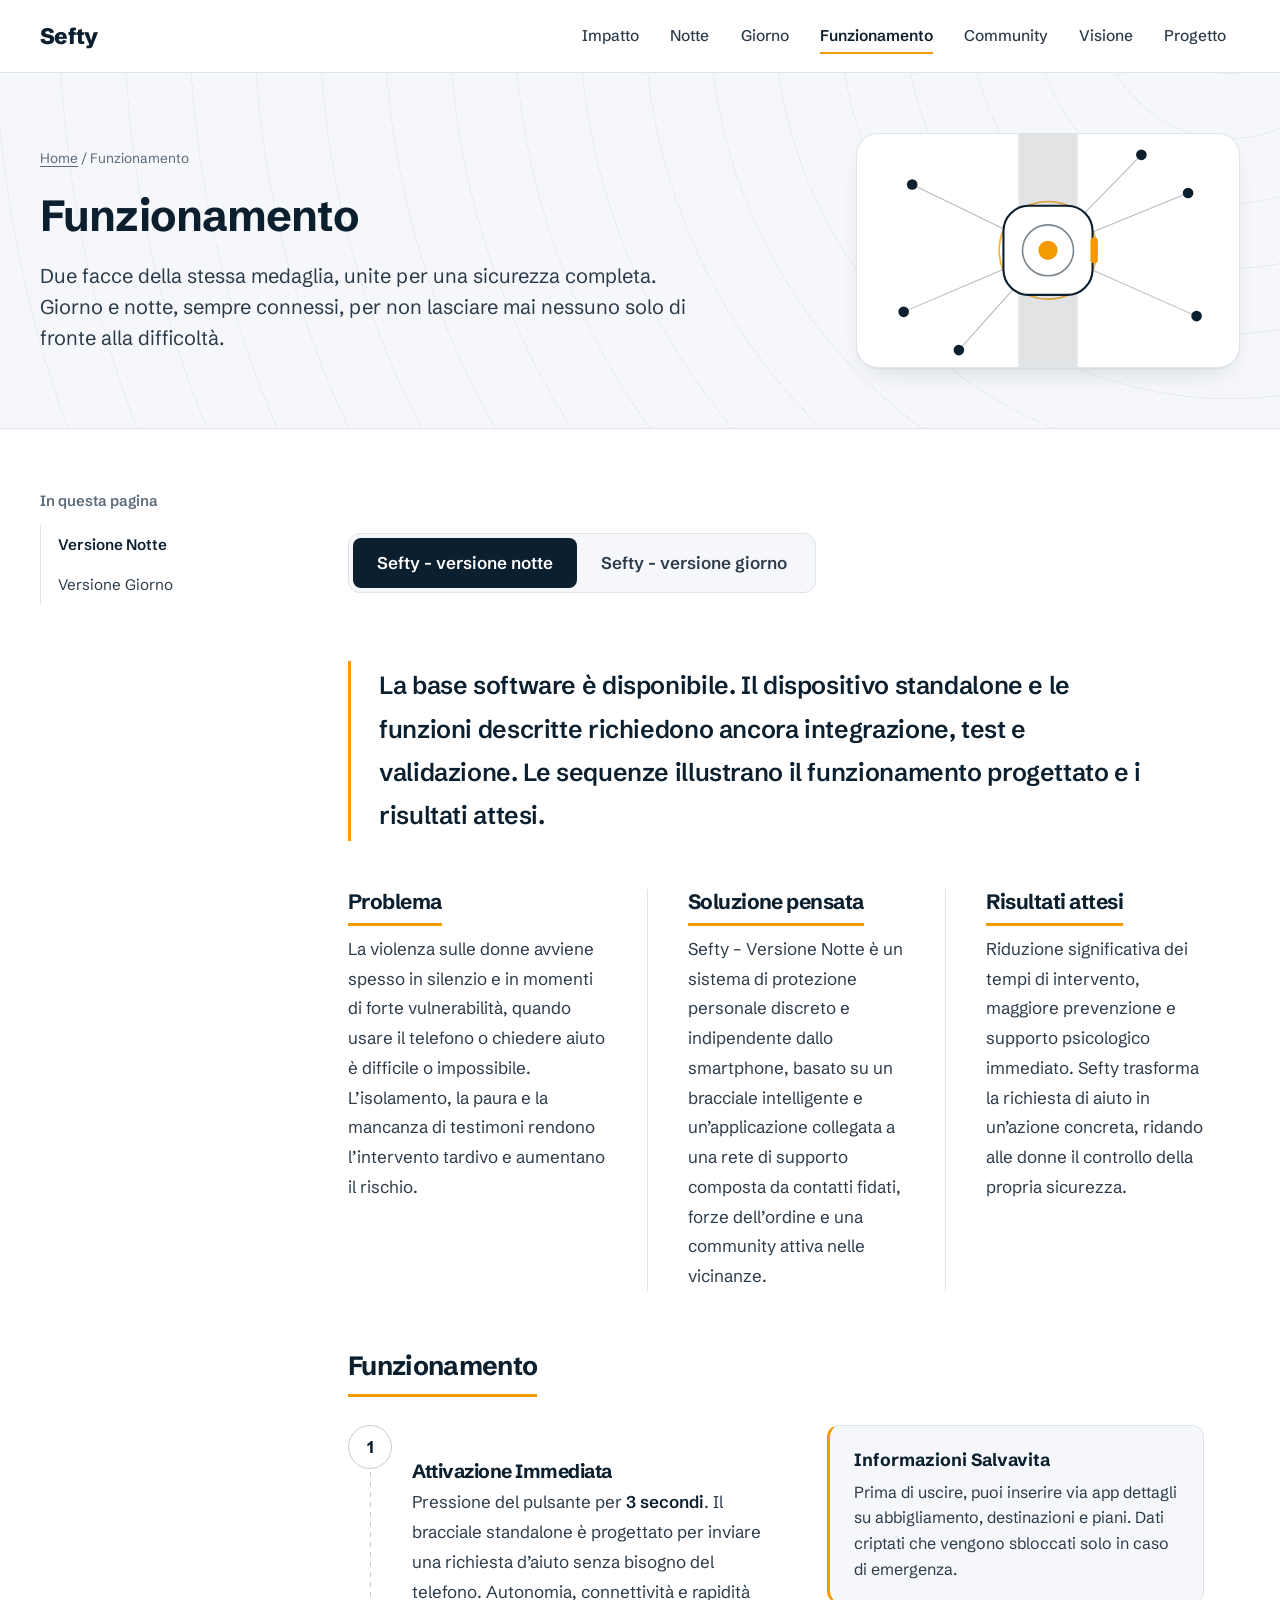
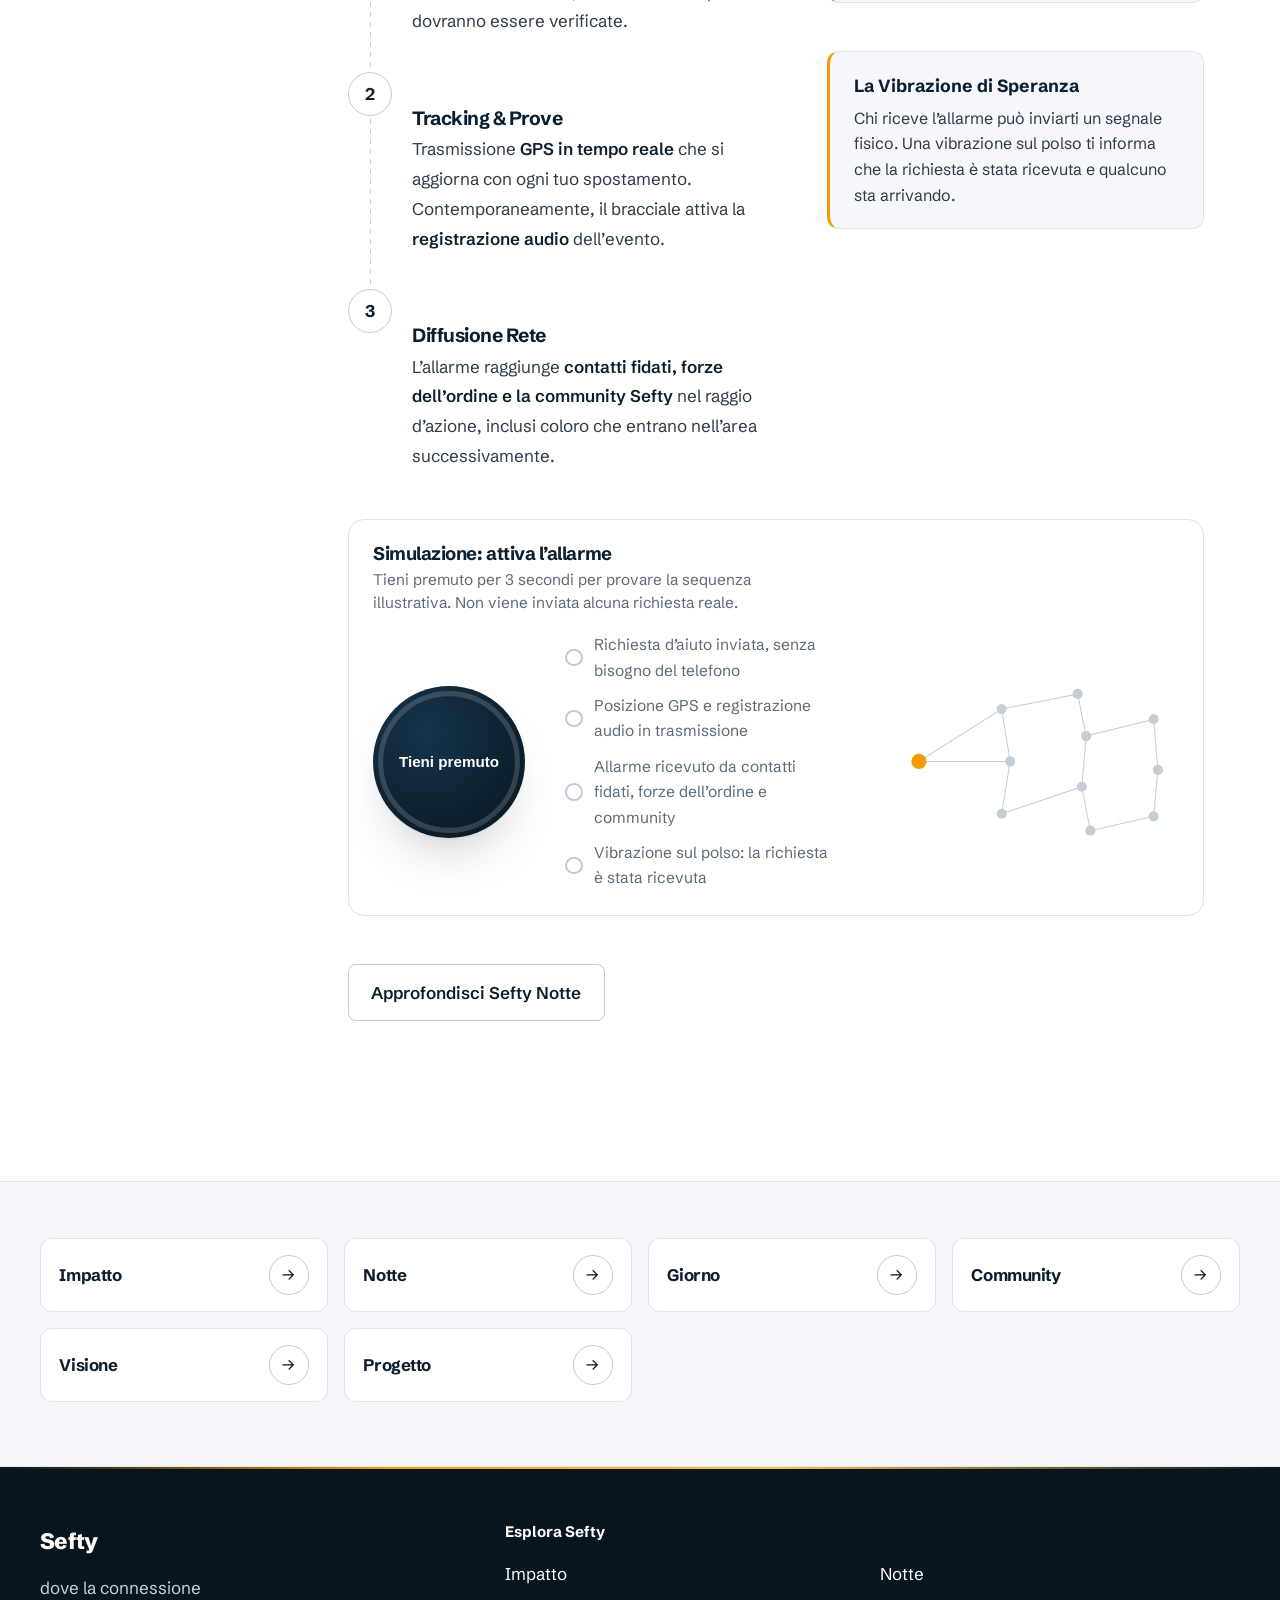
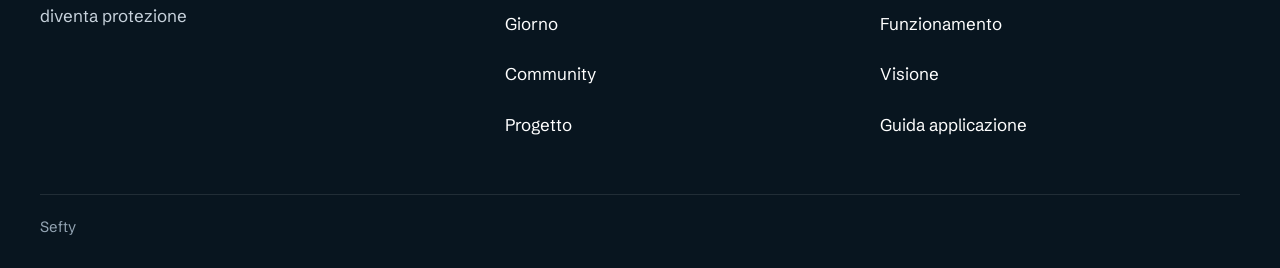
<file: funzionamento.html>
<!DOCTYPE html>
<html lang="it">

<head>
    <meta charset="UTF-8">
    <meta name="viewport" content="width=device-width, initial-scale=1.0">
    <script>

        document.documentElement.classList.add('js');
        setTimeout(function () { if (!window.__sefty) document.documentElement.classList.remove('js'); }, 4000);
    </script>

    <meta name="theme-color" content="#10222f">

    <link rel="icon" href="img/favicon.svg" type="image/svg+xml">

    <link rel="preconnect" href="https://fonts.googleapis.com">
    <link rel="preconnect" href="https://fonts.gstatic.com" crossorigin>
    <link href="https://fonts.googleapis.com/css2?family=Schibsted+Grotesk:wght@400..800&amp;display=swap"
        rel="stylesheet">
    <link rel="stylesheet" href="css/style.css?v=mobile-3">
    <script src="javascripts/index.js?v=mobile-2" defer></script>

    <title>Come funziona Sefty | Versioni Notte e Giorno</title>
    <meta name="description"
        content="Esplora il funzionamento progettato di Sefty Notte e Giorno: richiesta di aiuto, rete di supporto, supervisione dei gruppi e simulazioni illustrative.">
    <meta name="robots" content="noindex, nofollow, noarchive, nosnippet"> <!-- disattiva -->
    <link rel="canonical" href="https://www.sefty.it/funzionamento.html">
    <meta property="og:type" content="website">
    <meta property="og:site_name" content="Sefty">
    <meta property="og:locale" content="it_IT">
    <meta property="og:title" content="Come funziona Sefty | Versioni Notte e Giorno">
    <meta property="og:description"
        content="Esplora il funzionamento progettato di Sefty Notte e Giorno: richiesta di aiuto, rete di supporto, supervisione dei gruppi e simulazioni illustrative.">
    <meta property="og:image" content="https://www.sefty.it/img/immagine-principale.jpeg">
    <meta property="og:image:width" content="1600">
    <meta property="og:image:height" content="717">
    <meta property="og:image:alt" content="Panorama urbano notturno con strade e connessioni illuminate">
    <meta name="twitter:card" content="summary_large_image">
    <meta name="twitter:title" content="Come funziona Sefty | Versioni Notte e Giorno">
    <meta name="twitter:description"
        content="Esplora il funzionamento progettato di Sefty Notte e Giorno: richiesta di aiuto, rete di supporto, supervisione dei gruppi e simulazioni illustrative.">
    <meta name="twitter:image" content="https://www.sefty.it/img/immagine-principale.jpeg">
    <meta name="twitter:image:alt" content="Panorama urbano notturno con strade e connessioni illuminate">
    <meta property="og:url" content="https://www.sefty.it/funzionamento.html">
    <script
        type="application/ld+json">{"@context":"https://schema.org","@graph":[{"@type":"Organization","name":"Sefty","description":"Progetto tecnologico di sicurezza personale, supervisione e rete di supporto.","@id":"https://www.sefty.it/#organization","url":"https://www.sefty.it/"},{"@type":"WebSite","name":"Sefty","inLanguage":"it-IT","@id":"https://www.sefty.it/#website","url":"https://www.sefty.it/","publisher":{"@id":"https://www.sefty.it/#organization"}},{"@type":"WebPage","name":"Come funziona Sefty | Versioni Notte e Giorno","description":"Esplora il funzionamento progettato di Sefty Notte e Giorno: richiesta di aiuto, rete di supporto, supervisione dei gruppi e simulazioni illustrative.","inLanguage":"it-IT","@id":"https://www.sefty.it/funzionamento.html#webpage","url":"https://www.sefty.it/funzionamento.html","isPartOf":{"@id":"https://www.sefty.it/#website"},"about":{"@id":"https://www.sefty.it/#organization"},"breadcrumb":{"@id":"https://www.sefty.it/funzionamento.html#breadcrumb"}},{"@type":"BreadcrumbList","@id":"https://www.sefty.it/funzionamento.html#breadcrumb","itemListElement":[{"@type":"ListItem","position":1,"name":"Home","item":"https://www.sefty.it/"},{"@type":"ListItem","position":2,"name":"Funzionamento","item":"https://www.sefty.it/funzionamento.html"}]}]}</script>
</head>

<body>
    <a class="skip-link" href="#contenuto">Vai al contenuto</a>
    <header class="site-header">
        <div class="wrap header-inner">
            <a class="brand" href="index.html" aria-label="Torna alla home di Sefty">Sefty</a>
            <button class="nav-toggle" id="navToggle" type="button" aria-expanded="false" aria-controls="siteNav"
                aria-label="Apri menu navigazione">
                <svg class="icon icon-open" viewbox="0 0 24 24" aria-hidden="true">
                    <path d="M4 7h16M4 12h16M4 17h16"></path>
                </svg><svg class="icon icon-close" viewbox="0 0 24 24" aria-hidden="true">
                    <path d="M6 6l12 12M18 6 6 18"></path>
                </svg>
            </button>
            <nav class="nav" id="siteNav" aria-label="Menu principale">
                <ul>
                    <li><a href="impatto.html">Impatto</a></li>
                    <li><a href="notte.html">Notte</a></li>
                    <li><a href="giorno.html">Giorno</a></li>
                    <li><a href="funzionamento.html" aria-current="page">Funzionamento</a></li>
                    <li><a href="community.html">Community</a></li>
                    <li><a href="visione.html">Visione</a></li>
                    <li><a href="progetto.html">Progetto</a></li>
                </ul>
            </nav>
        </div>
        <div class="progress" aria-hidden="true"><span id="progressBar"></span></div>
    </header>

    <main id="contenuto">
        <div class="page-head rings-light">
            <div class="wrap">
                <div>
                    <nav class="breadcrumbs" aria-label="Percorso"><a href="index.html">Home</a><span
                            aria-hidden="true"> / </span><span aria-current="page">Funzionamento</span></nav>
                    <h1><span class="hw"><span style="--w:0">Funzionamento</span></span></h1>
                    <p class="lead">Due facce della stessa medaglia, unite per una sicurezza completa. Giorno e notte,
                        sempre connessi, per non lasciare mai nessuno solo di fronte alla difficoltà.</p>
                </div>
                <div class="page-art" aria-hidden="true"><svg class="art-svg" viewbox="0 0 360 220"
                        preserveaspectratio="xMidYMid slice" aria-hidden="true" focusable="false">
                        <g fill="none" stroke="currentColor" stroke-opacity=".3">
                            <path d="M180 110 L52 48"></path>
                            <path d="M180 110 L312 56"></path>
                            <path d="M180 110 L44 168"></path>
                            <path d="M180 110 L320 172"></path>
                            <path d="M180 110 L96 204"></path>
                            <path d="M180 110 L268 20"></path>
                        </g>
                        <g fill="none" stroke="var(--signal)" stroke-width="1.6">
                            <circle class="rip" style="--delay:0s" cx="180" cy="110" r="46"></circle>
                            <circle class="rip" style="--delay:0.6s" cx="180" cy="110" r="46"></circle>
                            <circle class="rip" style="--delay:1.2s" cx="180" cy="110" r="46"></circle>
                        </g>
                        <g fill="currentColor">
                            <circle class="pop" style="--i:0" cx="52" cy="48" r="5"></circle>
                            <circle class="pop" style="--i:1" cx="312" cy="56" r="5"></circle>
                            <circle class="pop" style="--i:2" cx="44" cy="168" r="5"></circle>
                            <circle class="pop" style="--i:3" cx="320" cy="172" r="5"></circle>
                            <circle class="pop" style="--i:4" cx="96" cy="204" r="5"></circle>
                            <circle class="pop" style="--i:5" cx="268" cy="20" r="5"></circle>
                        </g>
                        <rect x="152" y="-12" width="56" height="84" fill="var(--art-strap)"></rect>
                        <rect x="152" y="148" width="56" height="84" fill="var(--art-strap)"></rect>
                        <rect x="138" y="68" width="84" height="84" rx="24" fill="var(--art-solid)"
                            stroke="currentColor" stroke-width="2"></rect>
                        <circle cx="180" cy="110" r="24" fill="none" stroke="currentColor" stroke-opacity=".55"
                            stroke-width="1.5"></circle>
                        <circle cx="180" cy="110" r="9" fill="var(--signal)"></circle>
                        <rect x="220" y="98" width="7" height="24" rx="3" fill="var(--signal)"></rect>
                    </svg></div>
            </div>
        </div>
        <div class="wrap layout functioning-layout">
            <nav class="toc" aria-label="In questa pagina">
                <details class="toc-disclosure">
                    <summary>In questa pagina</summary>
                    <ul>
                        <li><a href="#panel-notte">Versione Notte</a></li>
                        <li><a href="#panel-giorno">Versione Giorno</a></li>
                    </ul>
                </details>
            </nav>
            <div class="prose">
                <div class="tabs-bar">
                    <div class="wrap">
                        <div class="tablist" role="tablist" aria-label="Versioni Sefty">
                            <button class="tab" type="button" role="tab" id="tab-notte" data-key="notte"
                                aria-controls="panel-notte" aria-selected="true">Sefty - versione notte</button>
                            <button class="tab" type="button" role="tab" id="tab-giorno" data-key="giorno"
                                aria-controls="panel-giorno" aria-selected="false" tabindex="-1">Sefty - versione
                                giorno</button>
                        </div>
                    </div>
                </div>

                <section class="tabpanel" id="panel-notte" role="tabpanel" aria-labelledby="tab-notte" tabindex="0">
                    <div class="wrap">
                        <p class="callout development-note">La base software è disponibile. Il dispositivo standalone e
                            le funzioni descritte richiedono ancora integrazione, test e validazione. Le sequenze
                            illustrano il funzionamento progettato e i risultati attesi.</p>
                        <div class="facts facts-wide">
                            <article>
                                <h2>Problema</h2>
                                <p>La violenza sulle donne avviene spesso in silenzio e in momenti di forte
                                    vulnerabilità, quando usare il telefono o chiedere aiuto è difficile o impossibile.
                                    L’isolamento, la paura e la mancanza di testimoni rendono l’intervento tardivo e
                                    aumentano il rischio.</p>
                            </article>
                            <article>
                                <h2>Soluzione pensata</h2>
                                <p>Sefty – Versione Notte è un sistema di protezione personale discreto e indipendente
                                    dallo smartphone, basato su un bracciale intelligente e un’applicazione collegata a
                                    una rete di supporto composta da contatti fidati, forze dell’ordine e una community
                                    attiva nelle vicinanze.</p>
                            </article>
                            <article>
                                <h2>Risultati attesi</h2>
                                <p>Riduzione significativa dei tempi di intervento, maggiore prevenzione e supporto
                                    psicologico immediato. Sefty trasforma la richiesta di aiuto in un’azione concreta,
                                    ridando alle donne il controllo della propria sicurezza.</p>
                            </article>
                        </div>
                        <div class="process">
                            <h2>Funzionamento</h2>
                            <div class="process-grid">
                                <ol class="steps">
                                    <li>
                                        <div>
                                            <h3>Attivazione Immediata</h3>
                                            <p>Pressione del pulsante per <strong>3 secondi</strong>. Il bracciale
                                                standalone è progettato per inviare una richiesta d’aiuto senza bisogno
                                                del telefono. Autonomia, connettività e rapidità dovranno essere
                                                verificate.</p>
                                        </div>
                                    </li>
                                    <li>
                                        <div>
                                            <h3>Tracking &amp; Prove</h3>
                                            <p>Trasmissione <strong>GPS in tempo reale</strong> che si aggiorna con ogni
                                                tuo spostamento. Contemporaneamente, il bracciale attiva la
                                                <strong>registrazione audio</strong> dell’evento.</p>
                                        </div>
                                    </li>
                                    <li>
                                        <div>
                                            <h3>Diffusione Rete</h3>
                                            <p>L’allarme raggiunge <strong>contatti fidati, forze dell’ordine e la
                                                    community Sefty</strong> nel raggio d’azione, inclusi coloro che
                                                entrano nell’area successivamente.</p>
                                        </div>
                                    </li>
                                </ol>
                                <div class="process-notes">
                                    <p class="callout"><strong>Informazioni Salvavita</strong><span>Prima di uscire,
                                            puoi inserire via app dettagli su abbigliamento, destinazioni e piani. Dati
                                            criptati che vengono sbloccati solo in caso di emergenza.</span></p>
                                    <p class="callout"><strong>La Vibrazione di Speranza</strong><span>Chi riceve
                                            l’allarme può inviarti un segnale fisico. Una vibrazione sul polso ti
                                            informa che la richiesta è stata ricevuta e qualcuno sta arrivando.</span>
                                    </p>
                                </div>
                            </div>
                            <div class="widget night" data-night>
                                <div class="widget-head">
                                    <div>
                                        <h3>Simulazione: attiva l’allarme</h3>
                                        <p>Tieni premuto per 3 secondi per provare la sequenza illustrativa. Non viene
                                            inviata alcuna richiesta reale.</p>
                                    </div>
                                    <button class="btn-sm btn-sm-line" type="button" data-reset hidden>Ripeti la
                                        simulazione</button>
                                </div>
                                <div class="night-stage">
                                    <button class="night-btn" type="button" data-hold
                                        aria-label="Tieni premuto per 3 secondi per inviare l’allarme (simulazione)">
                                        <svg viewbox="0 0 120 120" aria-hidden="true" focusable="false">
                                            <circle class="ring-bg" cx="60" cy="60" r="54" pathlength="100"></circle>
                                            <circle class="ring-fill" cx="60" cy="60" r="54" pathlength="100"></circle>
                                        </svg>
                                        <span class="night-btn-label" data-label aria-live="polite">Tieni premuto</span>
                                    </button>
                                    <div class="night-right">
                                        <div class="night-net"><svg viewbox="0 0 360 200" style="--reach:55"
                                                aria-hidden="true" focusable="false">
                                                <g>
                                                    <path class="ne" d="M150 38 L160 100"></path>
                                                    <path class="ne" d="M150 38 L240 20"></path>
                                                    <path class="ne" d="M150 38 L52 100"></path>
                                                    <path class="ne" d="M160 100 L150 162"></path>
                                                    <path class="ne" d="M160 100 L52 100"></path>
                                                    <path class="ne" d="M150 162 L245 130"></path>
                                                    <path class="ne" d="M240 20 L250 70"></path>
                                                    <path class="ne" d="M250 70 L245 130"></path>
                                                    <path class="ne" d="M250 70 L330 50"></path>
                                                    <path class="ne" d="M245 130 L255 182"></path>
                                                    <path class="ne" d="M255 182 L330 165"></path>
                                                    <path class="ne" d="M330 50 L335 110"></path>
                                                    <path class="ne" d="M335 110 L330 165"></path>
                                                </g>
                                                <circle class="nr" style="--k:0" cx="52" cy="100" r="6"></circle>
                                                <circle class="nr" style="--k:1" cx="52" cy="100" r="6"></circle>
                                                <circle class="nr" style="--k:2" cx="52" cy="100" r="6"></circle>
                                                <circle class="nn" style="--d:0.37s" cx="150" cy="38" r="6"></circle>
                                                <circle class="nn" style="--d:0.34s" cx="160" cy="100" r="6"></circle>
                                                <circle class="nn" style="--d:0.37s" cx="150" cy="162" r="6"></circle>
                                                <circle class="nn" style="--d:0.65s" cx="240" cy="20" r="6"></circle>
                                                <circle class="nn" style="--d:0.64s" cx="250" cy="70" r="6"></circle>
                                                <circle class="nn" style="--d:0.62s" cx="245" cy="130" r="6"></circle>
                                                <circle class="nn" style="--d:0.70s" cx="255" cy="182" r="6"></circle>
                                                <circle class="nn" style="--d:0.90s" cx="330" cy="50" r="6"></circle>
                                                <circle class="nn" style="--d:0.90s" cx="335" cy="110" r="6"></circle>
                                                <circle class="nn" style="--d:0.91s" cx="330" cy="165" r="6"></circle>
                                                <circle class="na" cx="52" cy="100" r="9"></circle>
                                            </svg></div>
                                        <ol class="night-log" aria-live="polite">
                                            <li>Richiesta d’aiuto inviata, senza bisogno del telefono</li>
                                            <li>Posizione GPS e registrazione audio in trasmissione</li>
                                            <li>Allarme ricevuto da contatti fidati, forze dell’ordine e community</li>
                                            <li>Vibrazione sul polso: la richiesta è stata ricevuta</li>
                                        </ol>
                                    </div>
                                </div>
                            </div>
                        </div>
                        <p class="version-link"><a class="btn btn-line" href="notte.html">Approfondisci Sefty Notte</a>
                        </p>
                    </div>
                </section>

                <section class="tabpanel" id="panel-giorno" role="tabpanel" aria-labelledby="tab-giorno" tabindex="0">
                    <div class="wrap">
                        <p class="callout development-note">La base software è disponibile. Il dispositivo standalone e
                            le funzioni descritte richiedono ancora integrazione, test e validazione. Le sequenze
                            illustrano il funzionamento progettato e i risultati attesi.</p>
                        <div class="facts facts-wide">
                            <article>
                                <h2>Problema</h2>
                                <p>Nella vita quotidiana, durante gite, eventi, parchi divertimento o città affollate,
                                    la gestione della sicurezza di bambini e gruppi è complessa. Smarrimenti e
                                    allontanamenti possono verificarsi in pochi secondi, con tempi di reazione spesso
                                    troppo lenti.</p>
                            </article>
                            <article>
                                <h2>Soluzione pensata</h2>
                                <p>Sefty – Versione Giorno è un sistema di sicurezza collaborativo basato su insiemi
                                    digitali collegati a un tutor responsabile. Consente di monitorare gruppi in modo
                                    semplice e flessibile con il supporto di una rete comunitaria attiva.</p>
                            </article>
                            <article>
                                <h2>Risultati attesi</h2>
                                <p>Maggiore serenità per responsabili e famiglie, riduzione drastica dei tempi di
                                    intervento e rafforzamento della sicurezza collettiva. Sefty trasforma la comunità
                                    nel primo livello di sicurezza.</p>
                            </article>
                        </div>
                        <div class="process">
                            <h2>Funzionamento</h2>
                            <div class="process-grid">
                                <ol class="steps">
                                    <li>
                                        <div>
                                            <p>Il tutor dovrà aprire l’app, assegnare un nome al gruppo, impostare il
                                                <strong>raggio di sicurezza</strong> e la durata: l’app genera
                                                automaticamente un <strong>QR Code univoco</strong>.</p>
                                        </div>
                                    </li>
                                    <li>
                                        <div>
                                            <p>Ogni partecipante collega il proprio dispositivo in pochi secondi: i
                                                bambini tramite il <strong>bracciale Sefty</strong>, i ragazzi tramite
                                                smartphone. QR Code temporaneo e sicuro.</p>
                                        </div>
                                    </li>
                                    <li>
                                        <div>
                                            <p>Una volta attivo, il tutor vede tutti i membri sulla <strong>mappa in
                                                    tempo reale</strong>. Se qualcuno supera il raggio di sicurezza,
                                                riceve immediatamente una notifica e una vibrazione.</p>
                                        </div>
                                    </li>
                                    <li>
                                        <div>
                                            <p>In caso di emergenza o allontanamento, il tutor o i genitori possono
                                                inviare <strong>richieste di aiuto con posizione aggiornata</strong>
                                                alla community e alle forze dell’ordine.</p>
                                        </div>
                                    </li>
                                    <li>
                                        <div>
                                            <p>Al termine dell’attività, il gruppo si chiude automaticamente.</p>
                                        </div>
                                    </li>
                                </ol>
                                <div class="process-notes">
                                    <p class="callout">Sefty è progettato per supportare scuole, gite ed eventi
                                        pubblici; velocità e scalabilità dovranno essere validate.</p>
                                </div>
                            </div>
                            <div class="widget day" data-day>
                                <div class="widget-head">
                                    <div>
                                        <h3>Simulazione: il raggio di sicurezza</h3>
                                        <p>Il tutor imposta il raggio: chi lo supera fa scattare una notifica.</p>
                                    </div>
                                </div>
                                <div class="day-stage">
                                    <svg viewbox="0 0 600 320" data-svg aria-hidden="true" focusable="false"></svg>
                                    <div class="day-alert" data-alert role="status"><svg class="icon"
                                            viewbox="0 0 24 24" aria-hidden="true">
                                            <path d="M6 9a6 6 0 1 1 12 0c0 6 2 7 2 7H4s2-1 2-7Z"></path>
                                            <path d="M10 20a2 2 0 0 0 4 0"></path>
                                        </svg><span data-alert-text></span></div>
                                </div>
                                <div class="day-controls">
                                    <label for="dayRange"><span>Raggio di sicurezza</span></label>
                                    <input id="dayRange" type="range" min="70" max="200" value="130" data-range
                                        aria-describedby="dayStatus">
                                    <p id="dayStatus" role="status"></p>
                                </div>
                                <p class="widget-note">Simulazione illustrativa.</p>
                            </div>
                        </div>
                        <p class="version-link"><a class="btn btn-line" href="giorno.html">Approfondisci Sefty
                                Giorno</a></p>
                    </div>
                </section>

            </div>
        </div>
        <section class="related band-mist">
            <div class="wrap">
                <ul class="related-grid">
                    <li class="tile">
                        <h3><a class="tile-link" href="impatto.html">Impatto</a></h3><span class="tile-arrow"
                            aria-hidden="true">→</span>
                    </li>
                    <li class="tile">
                        <h3><a class="tile-link" href="notte.html">Notte</a></h3><span class="tile-arrow"
                            aria-hidden="true">→</span>
                    </li>
                    <li class="tile">
                        <h3><a class="tile-link" href="giorno.html">Giorno</a></h3><span class="tile-arrow"
                            aria-hidden="true">→</span>
                    </li>
                    <li class="tile">
                        <h3><a class="tile-link" href="community.html">Community</a></h3><span class="tile-arrow"
                            aria-hidden="true">→</span>
                    </li>
                    <li class="tile">
                        <h3><a class="tile-link" href="visione.html">Visione</a></h3><span class="tile-arrow"
                            aria-hidden="true">→</span>
                    </li>
                    <li class="tile">
                        <h3><a class="tile-link" href="progetto.html">Progetto</a></h3><span class="tile-arrow"
                            aria-hidden="true">→</span>
                    </li>
                </ul>
            </div>
        </section>
    </main>

    <footer class="site-footer">
        <div class="wrap">
            <div class="footer-grid">
                <div><a class="brand" href="index.html">Sefty</a>
                    <p class="footer-tagline">dove la connessione diventa protezione</p>
                </div>
                <nav class="footer-nav-wide" aria-label="Esplora Sefty">
                    <h2>Esplora Sefty</h2>
                    <ul class="footer-links">
                        <li><a href="impatto.html">Impatto</a></li>
                        <li><a href="notte.html">Notte</a></li>
                        <li><a href="giorno.html">Giorno</a></li>
                        <li><a href="funzionamento.html">Funzionamento</a></li>
                        <li><a href="community.html">Community</a></li>
                        <li><a href="visione.html">Visione</a></li>
                        <li><a href="progetto.html">Progetto</a></li>
                        <li><a href="istruzioni.html">Guida applicazione</a></li>
                    </ul>
                </nav>
            </div>
            <p class="legal">Sefty</p>
        </div>
    </footer>

</body>

</html>
</file>
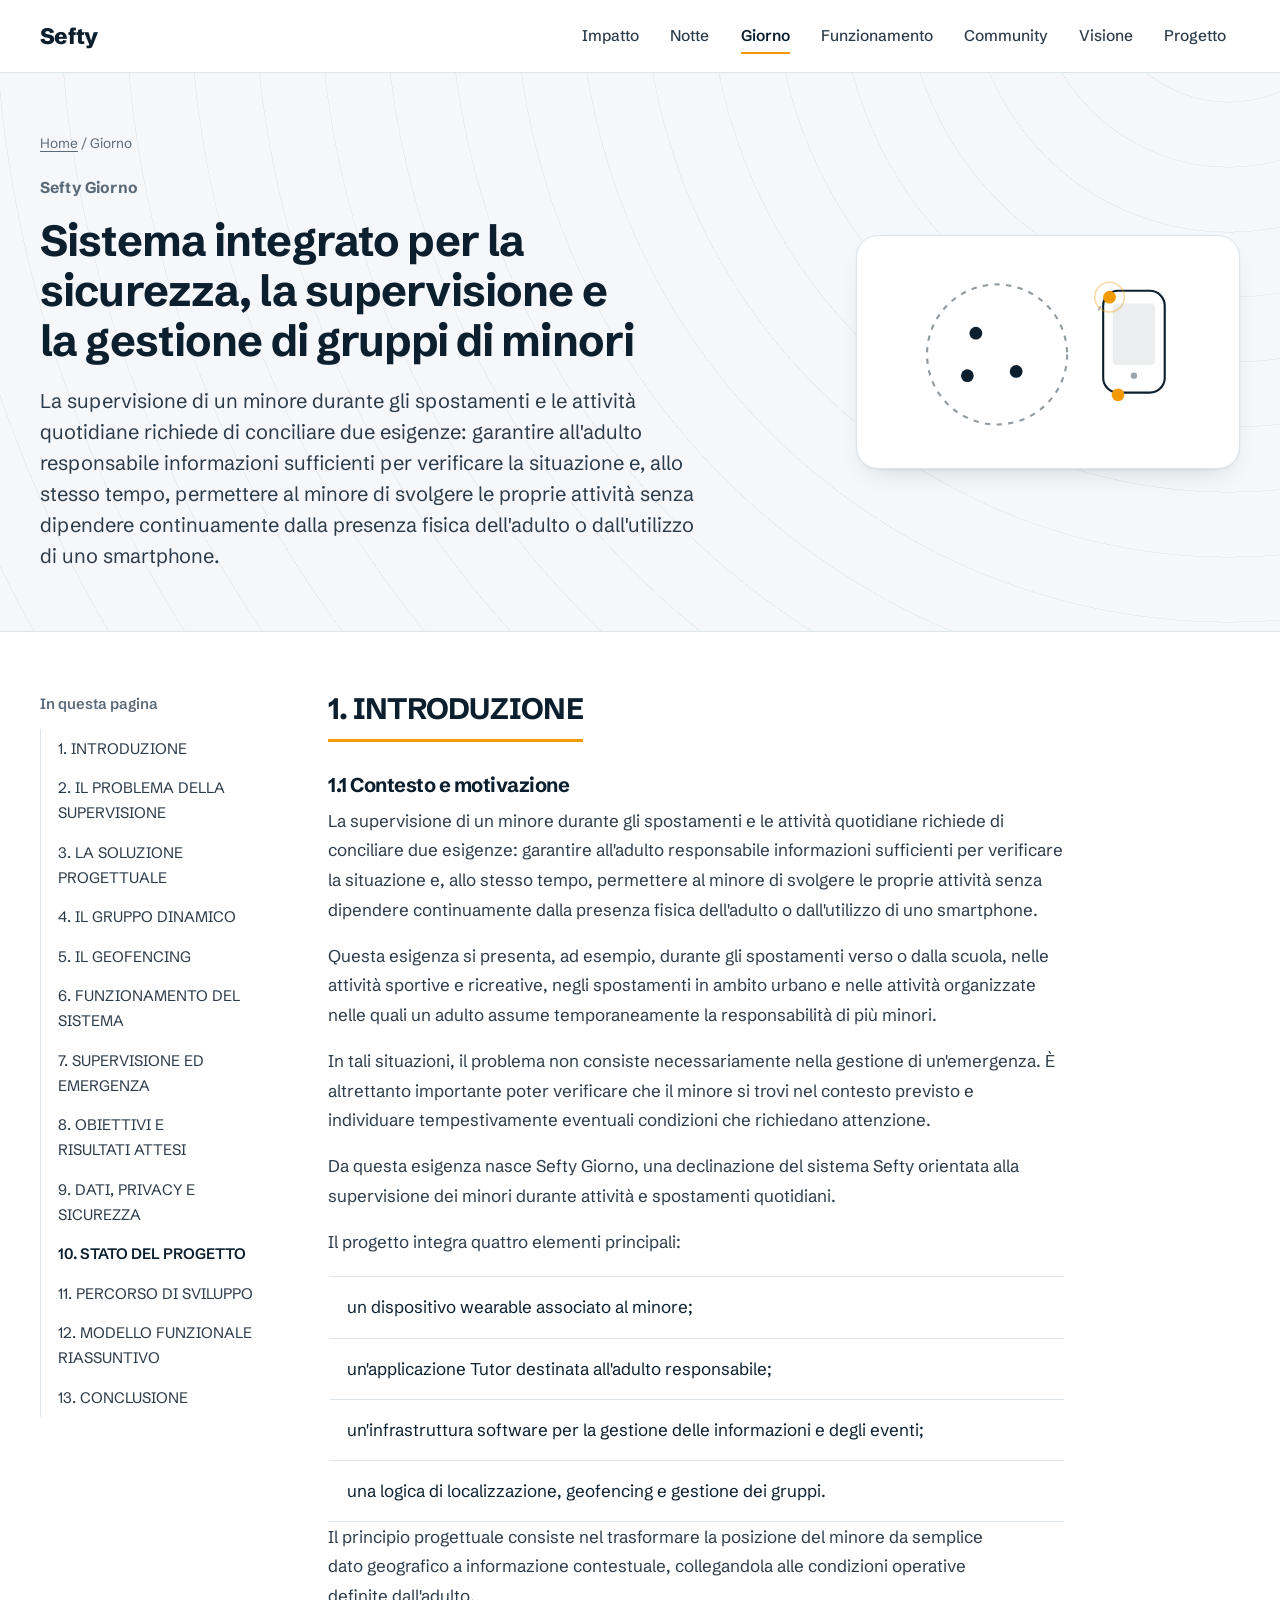
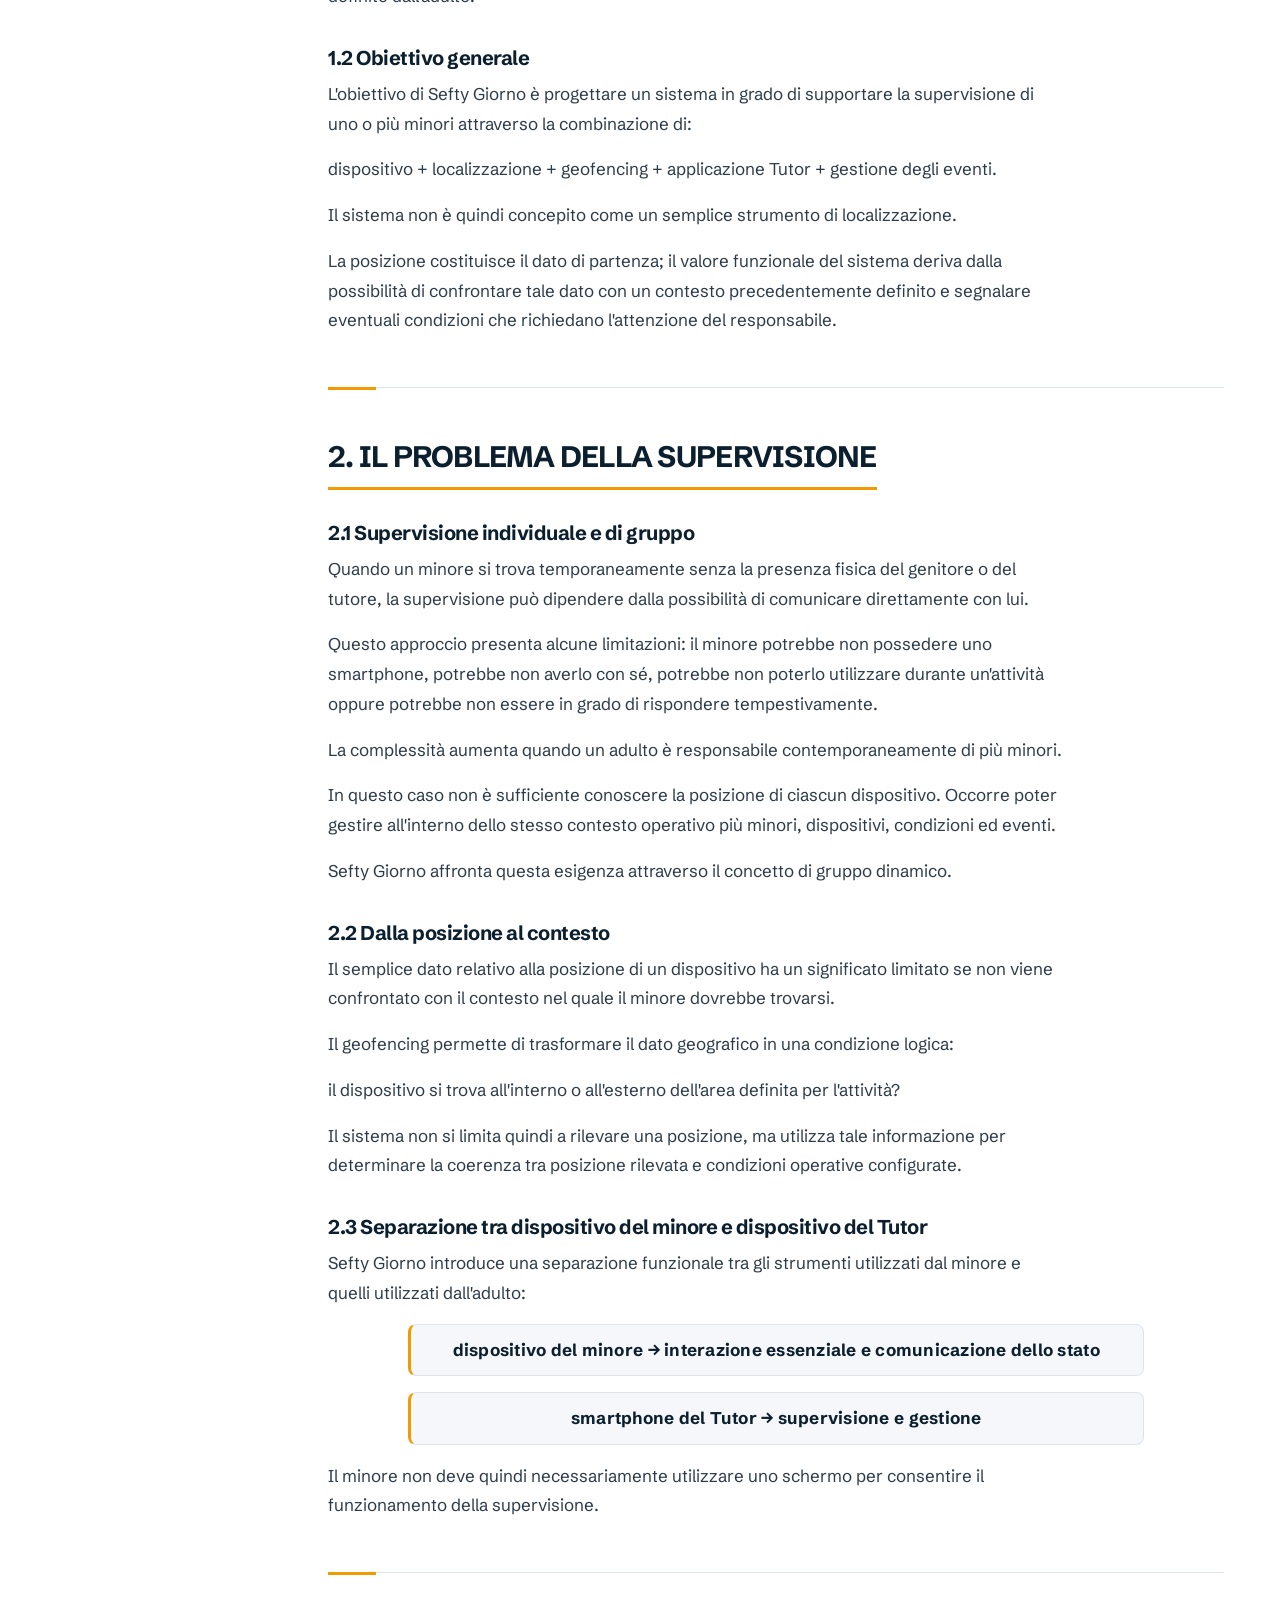
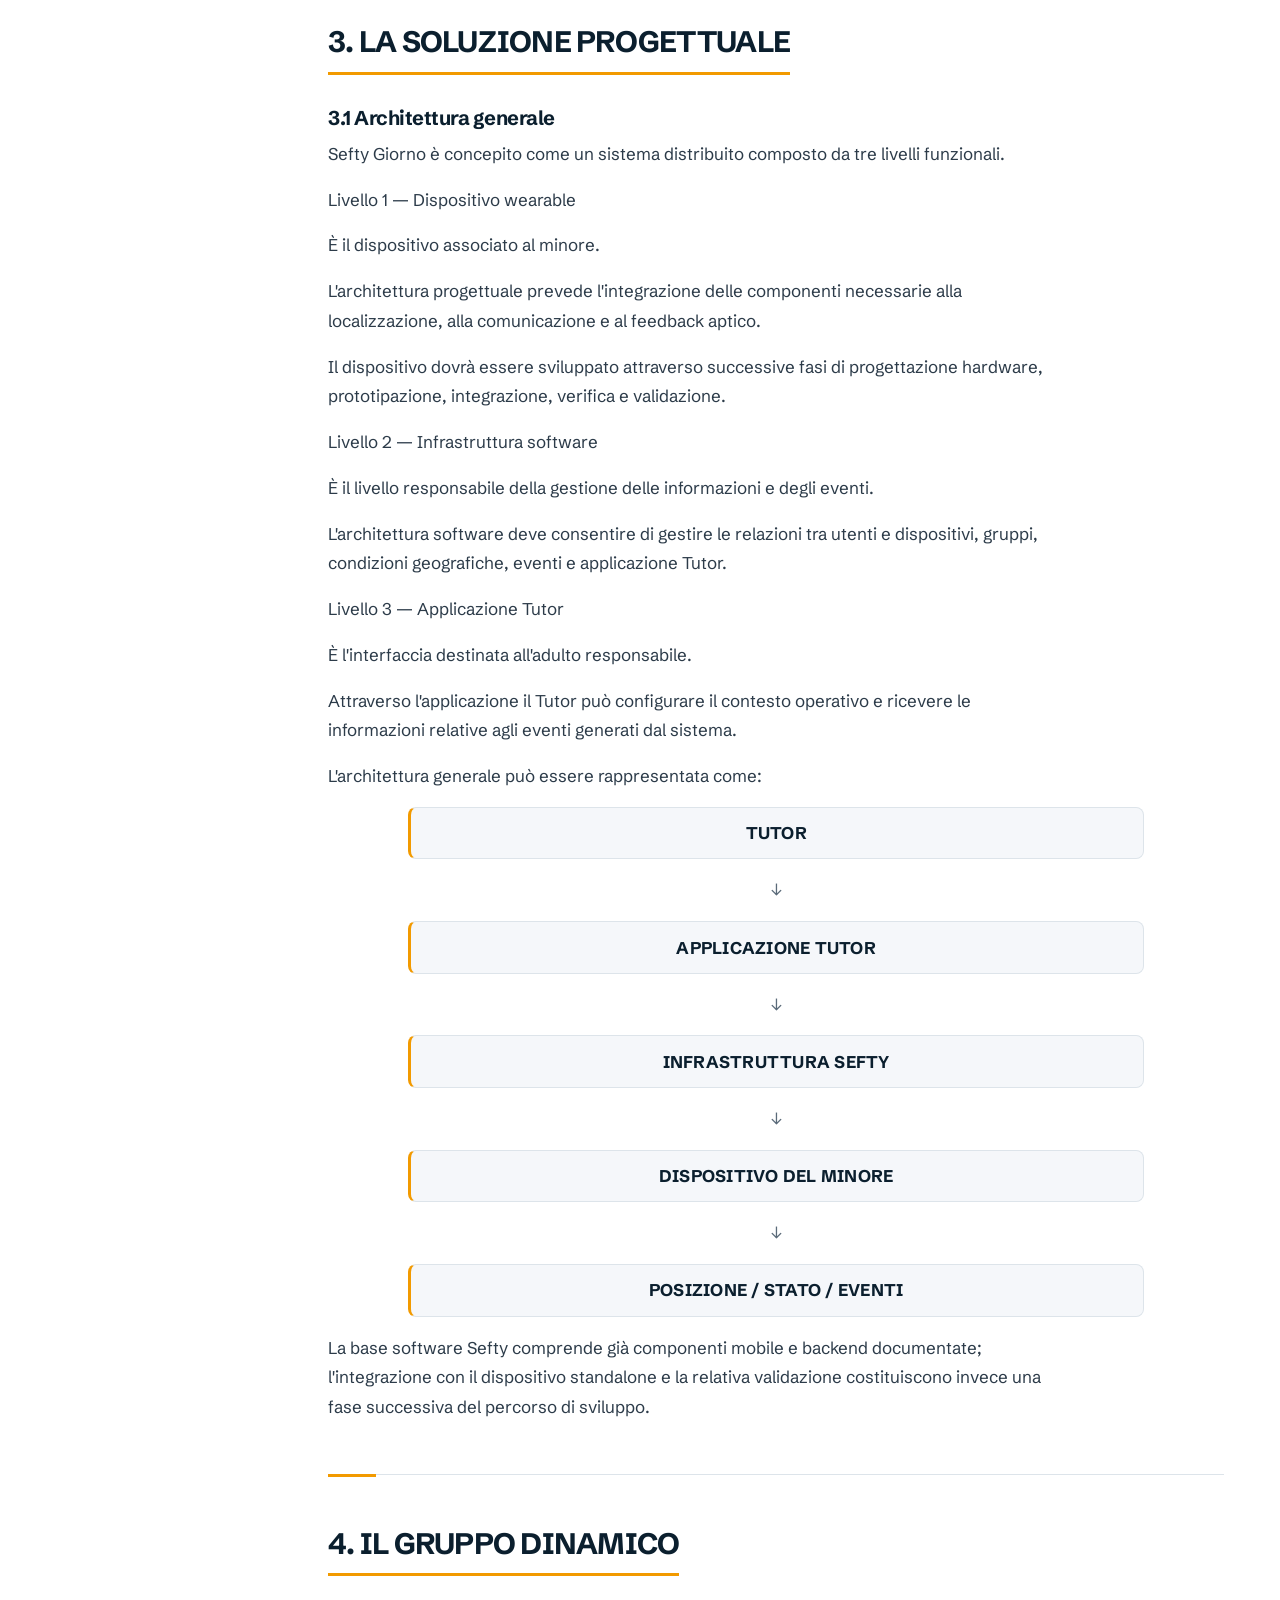
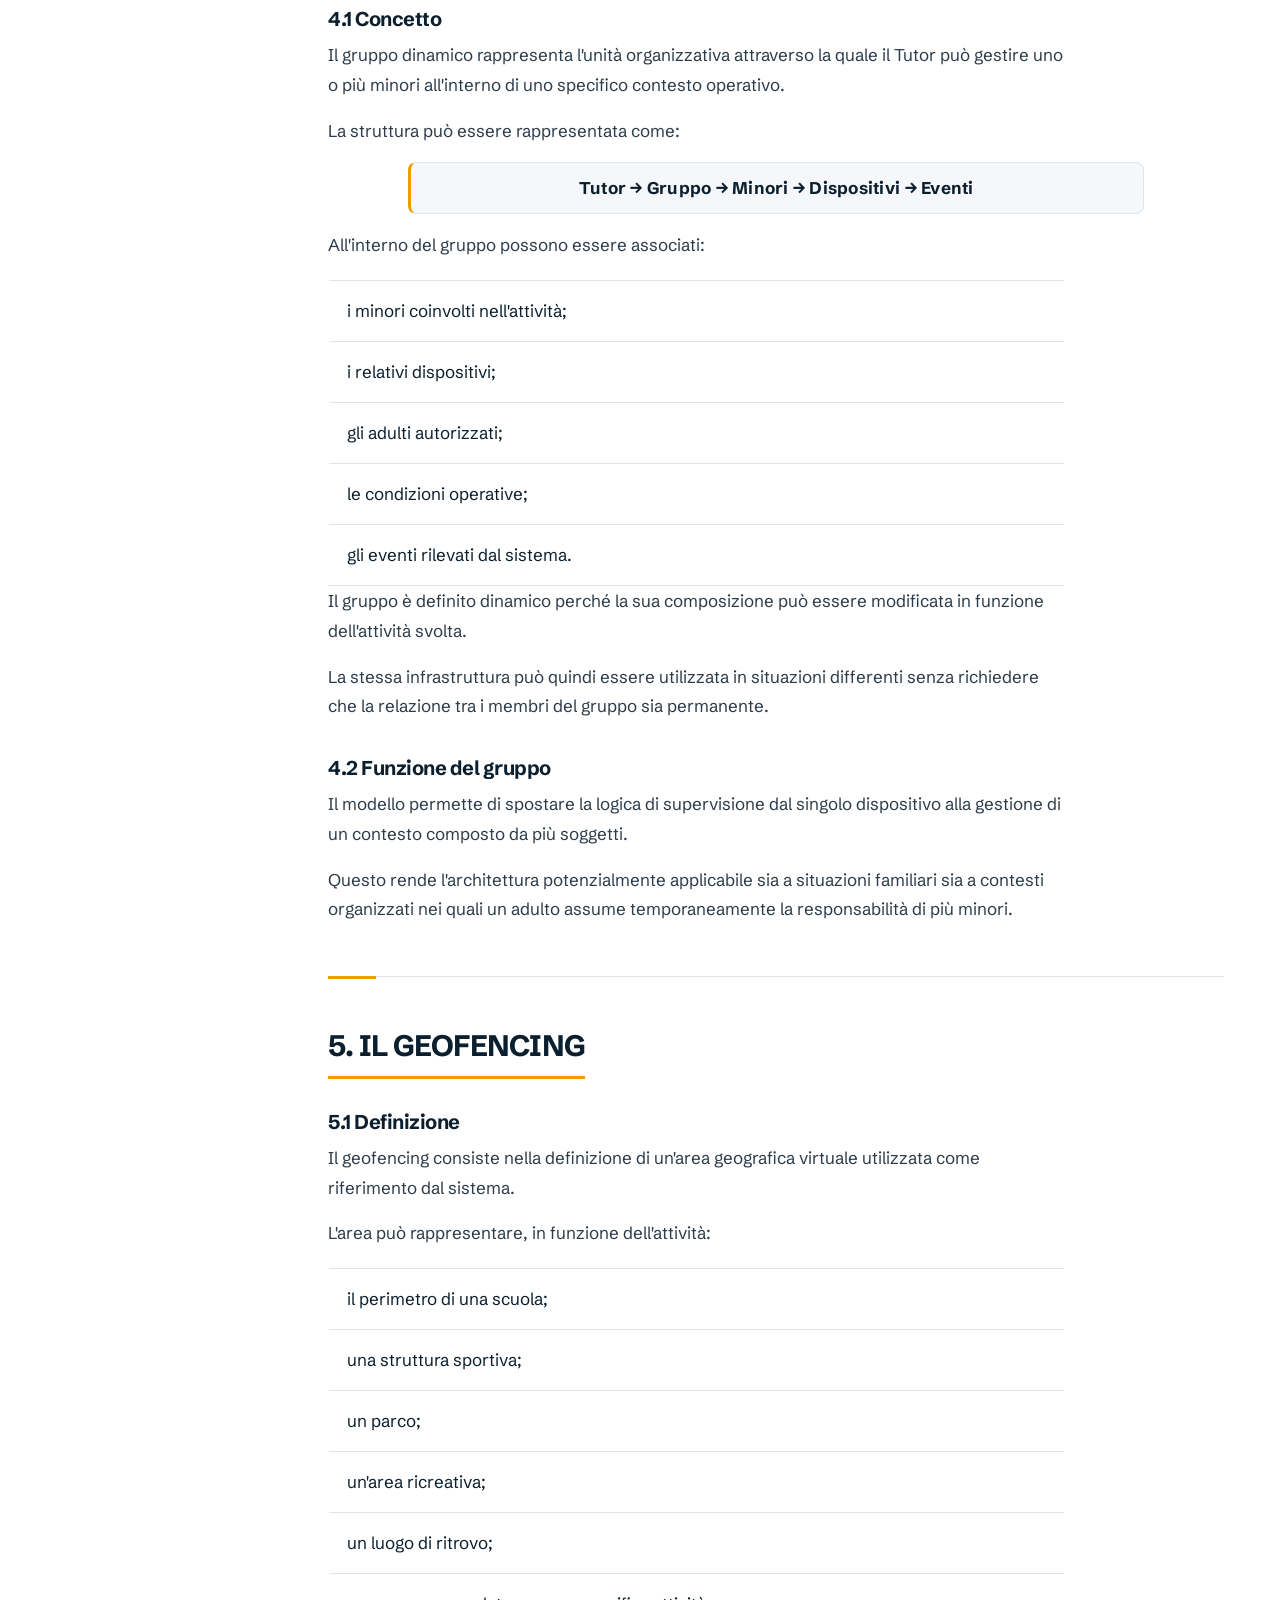
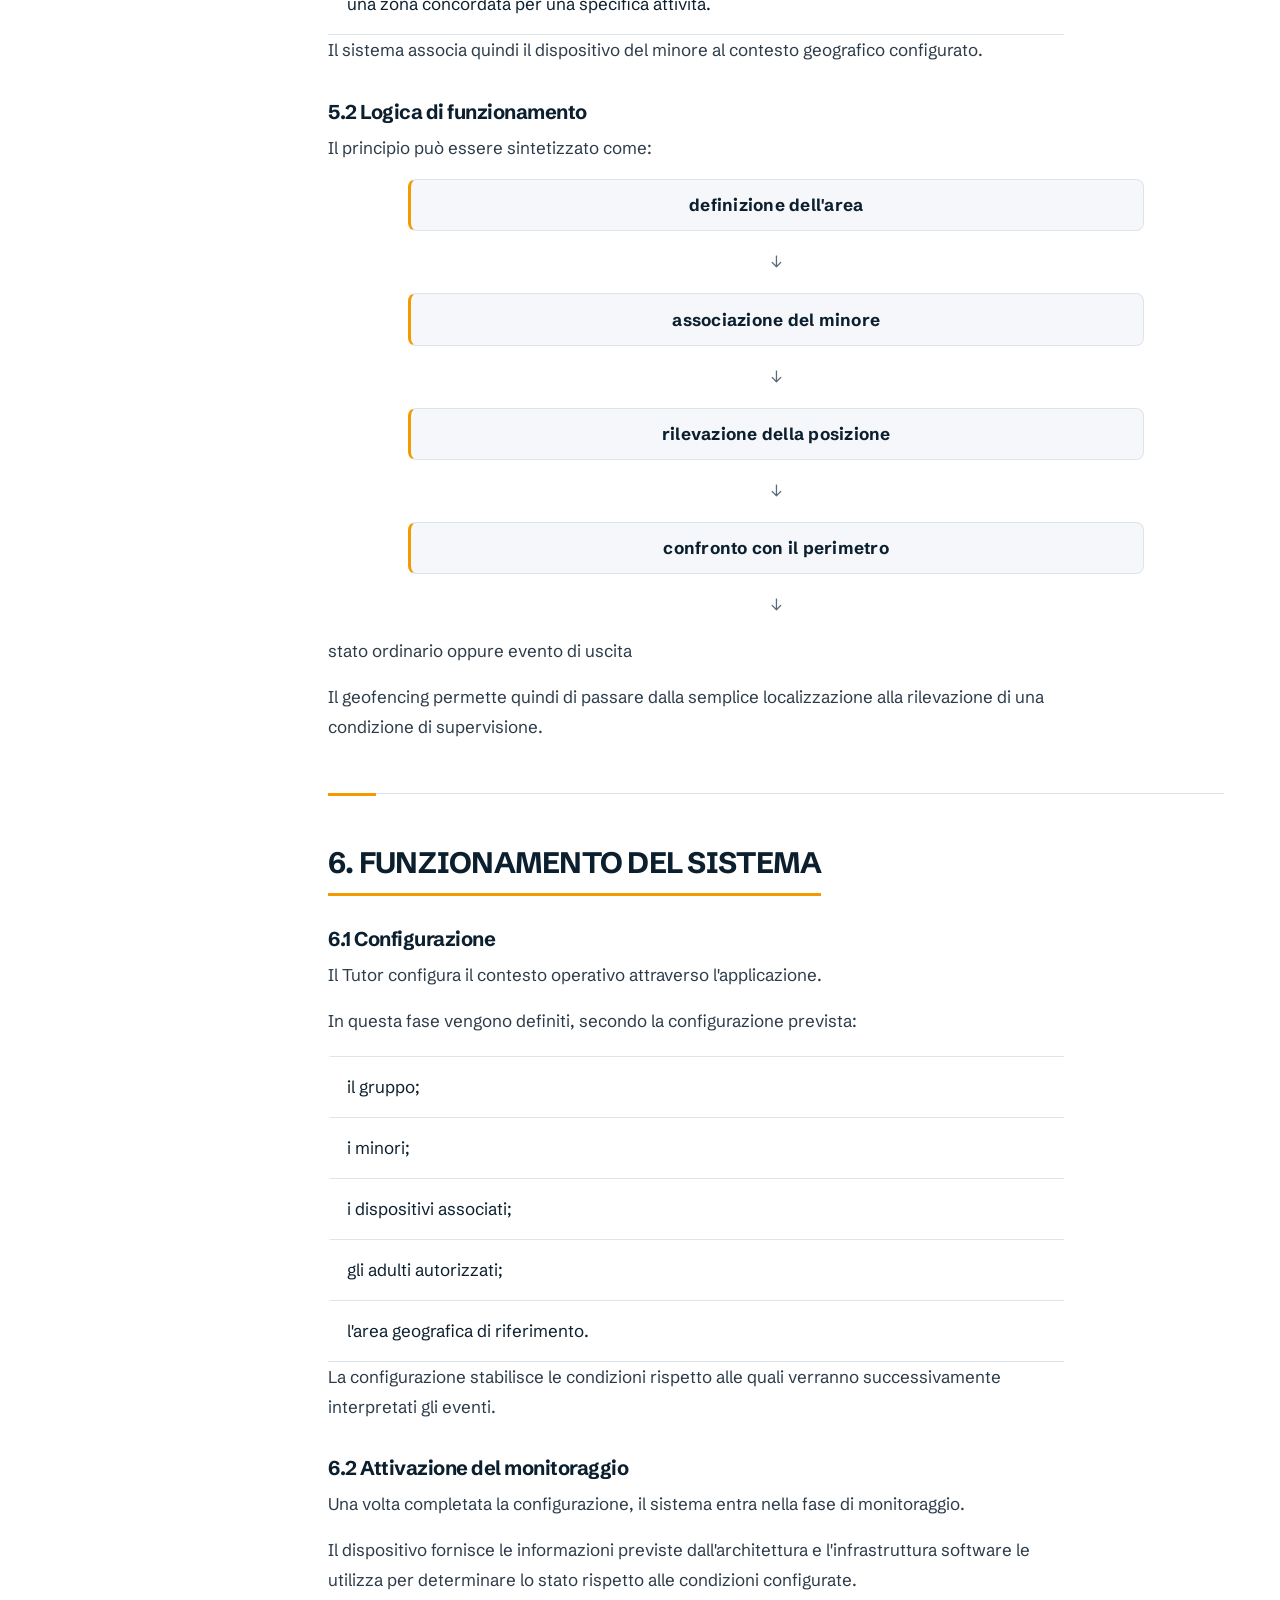
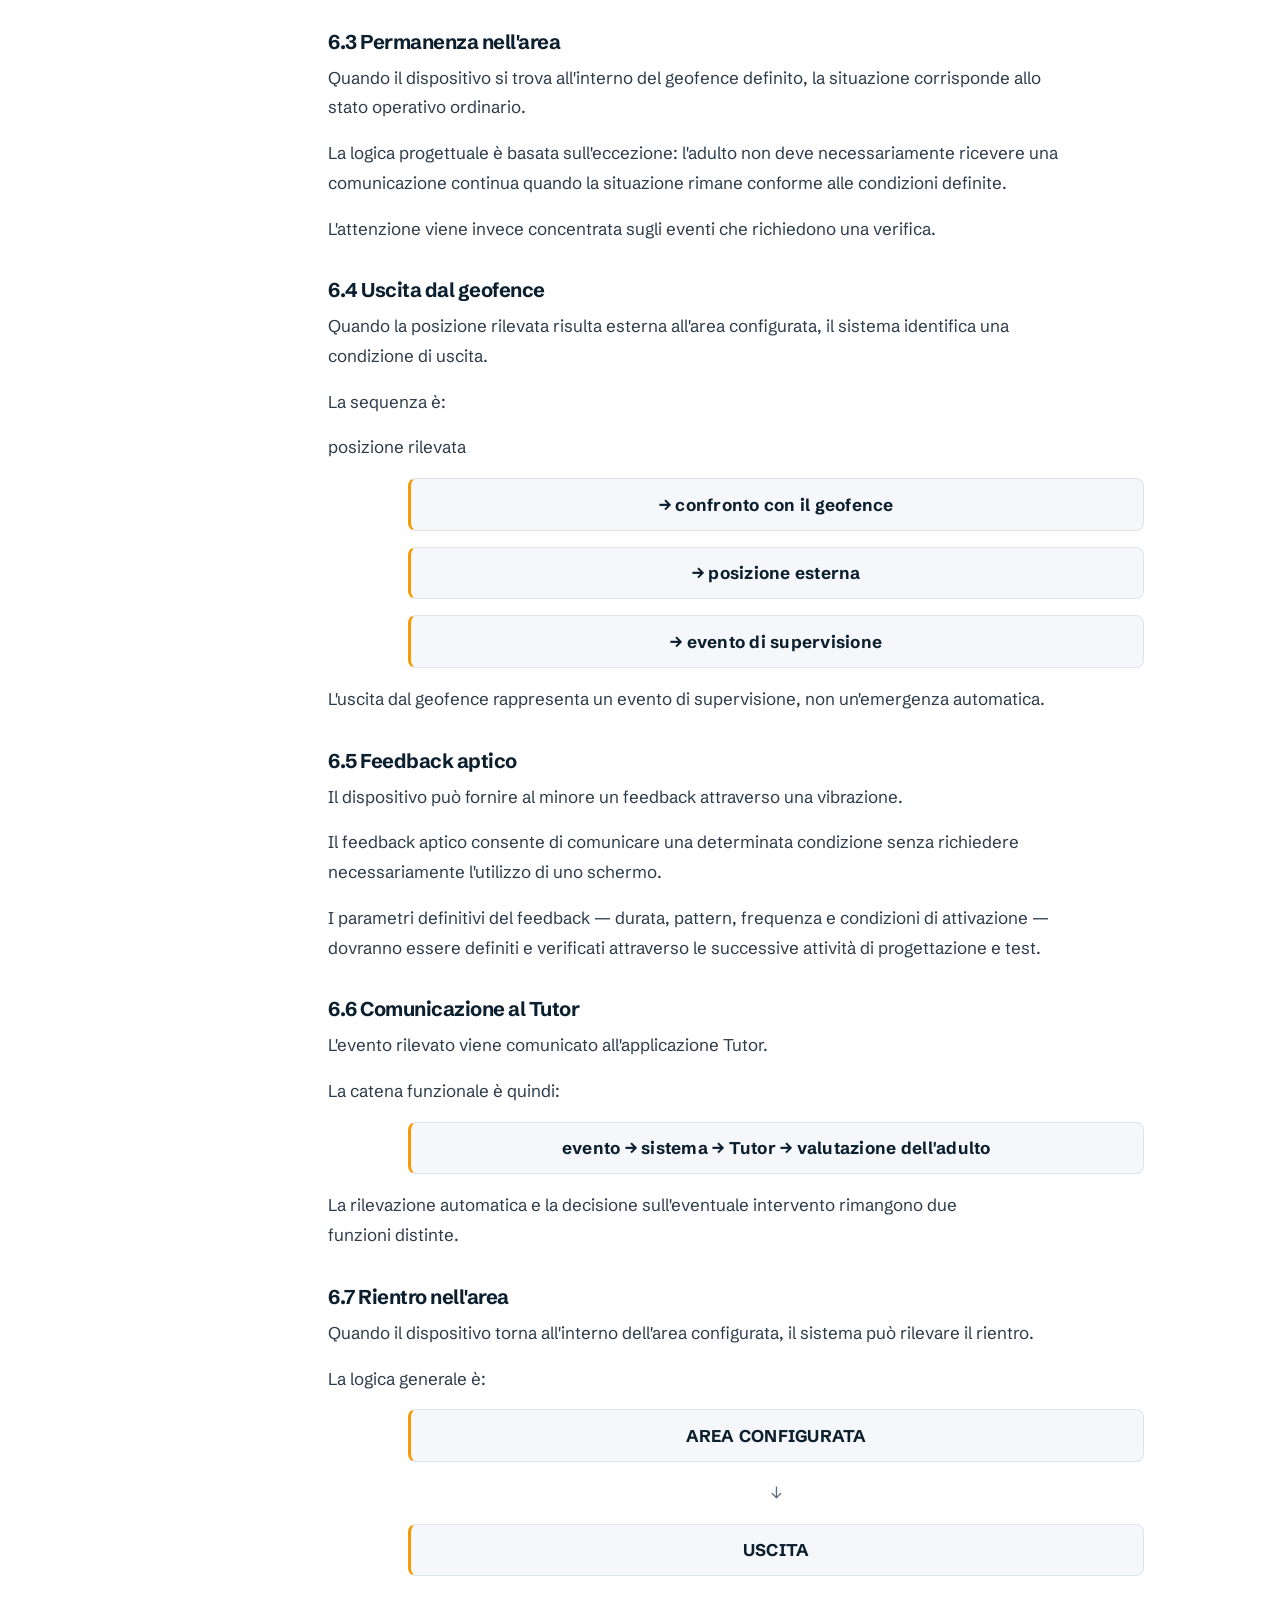
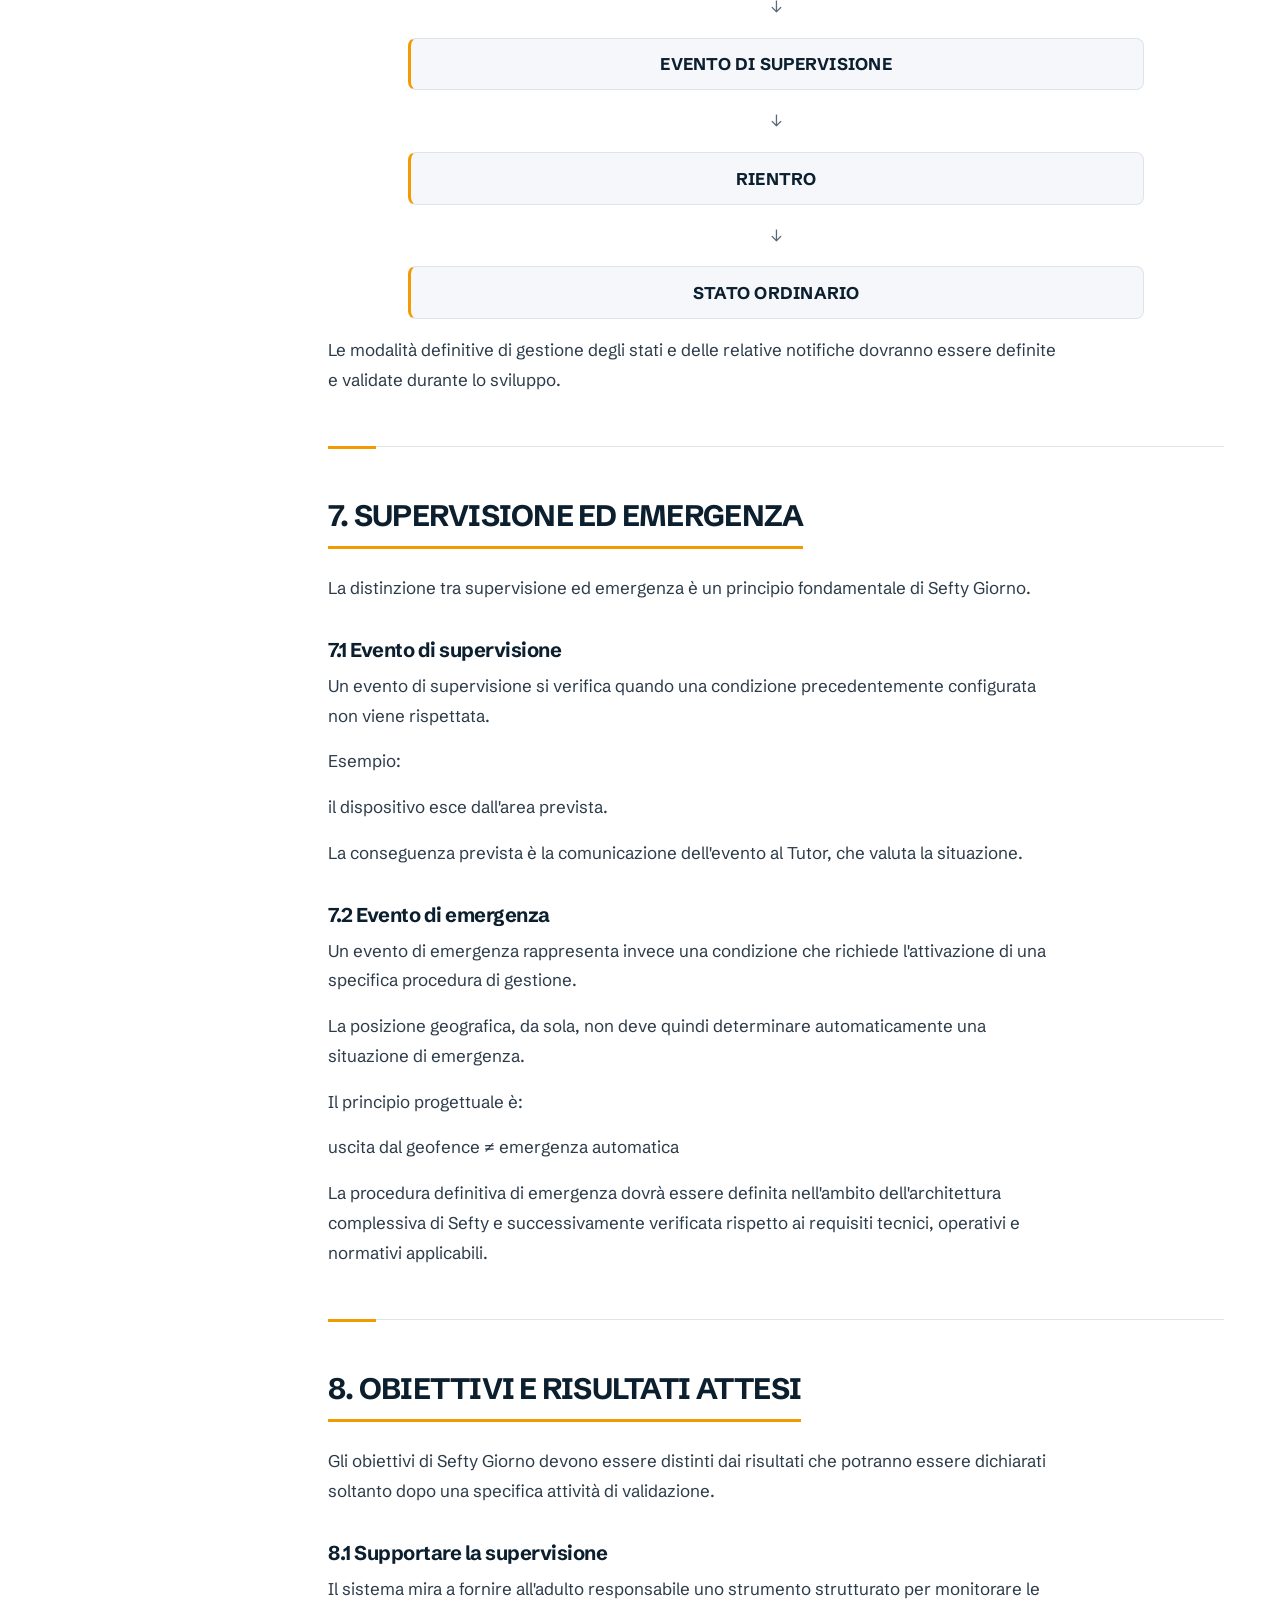
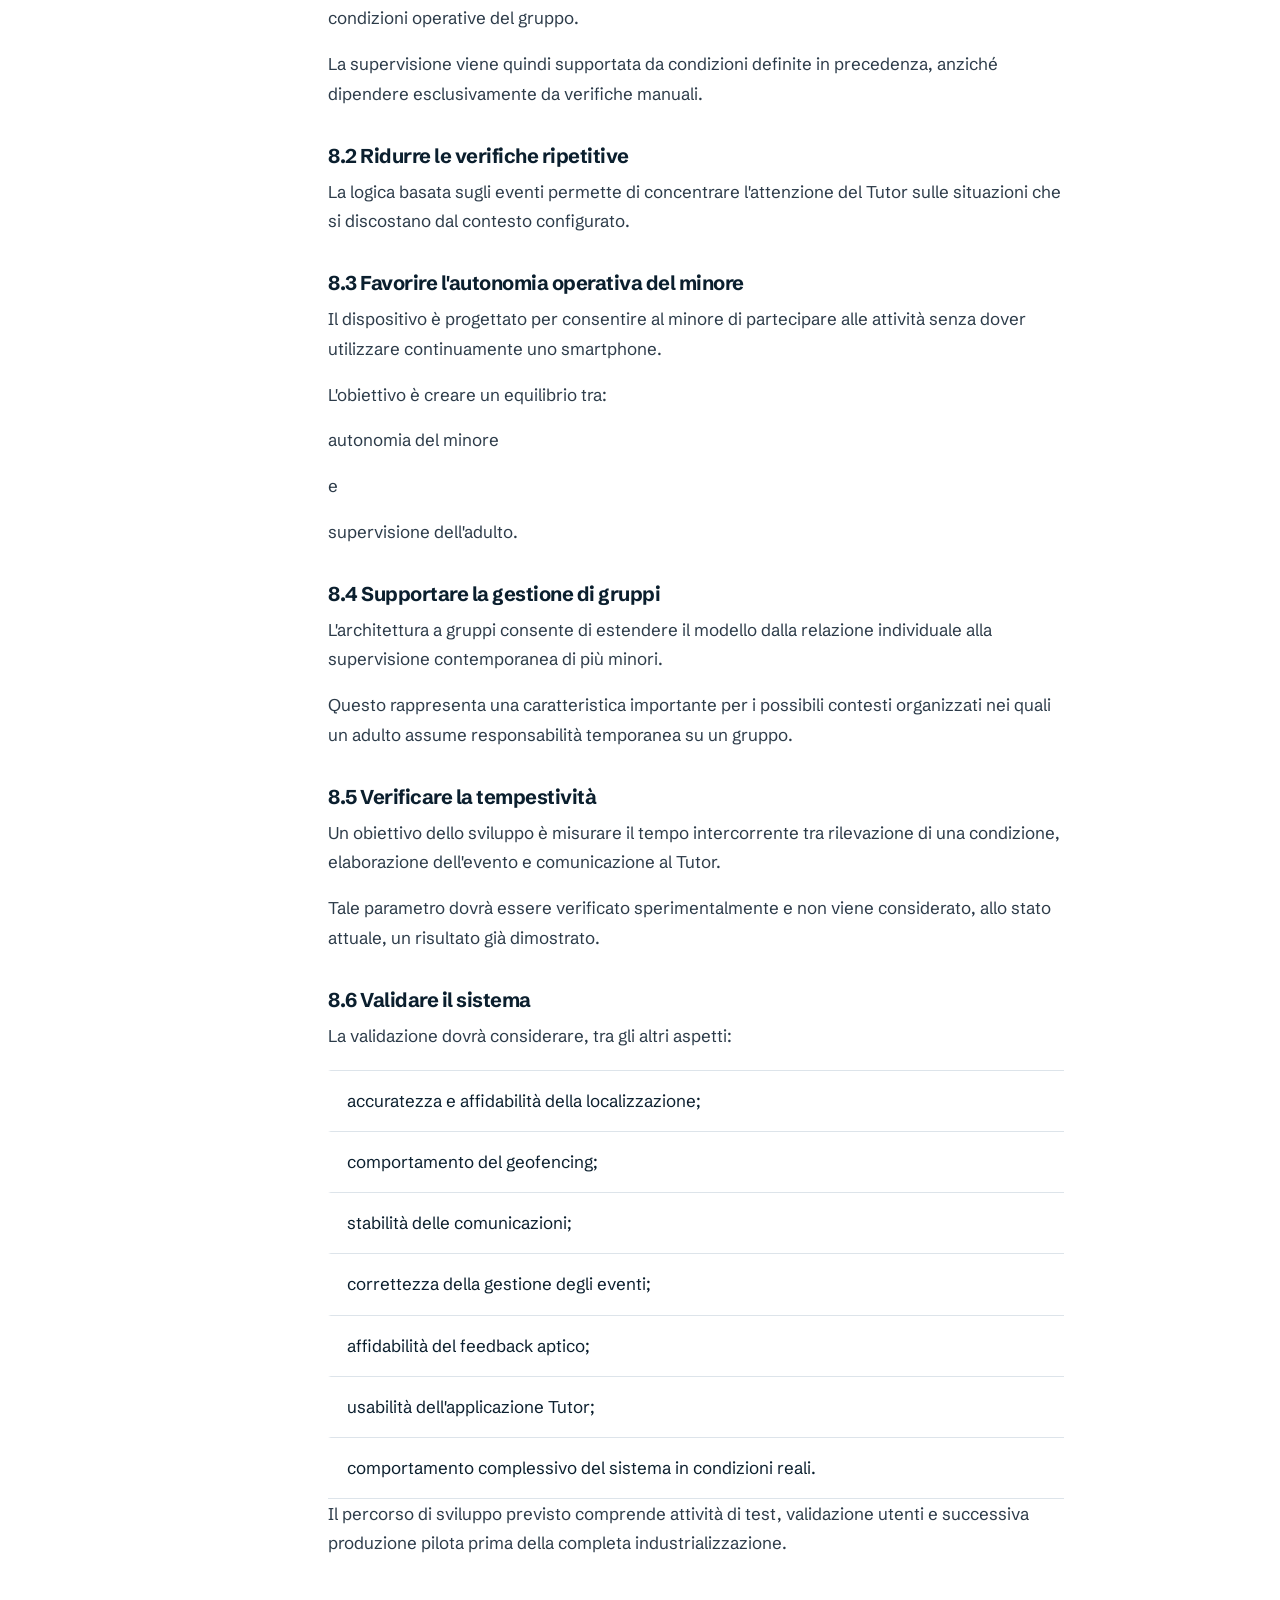
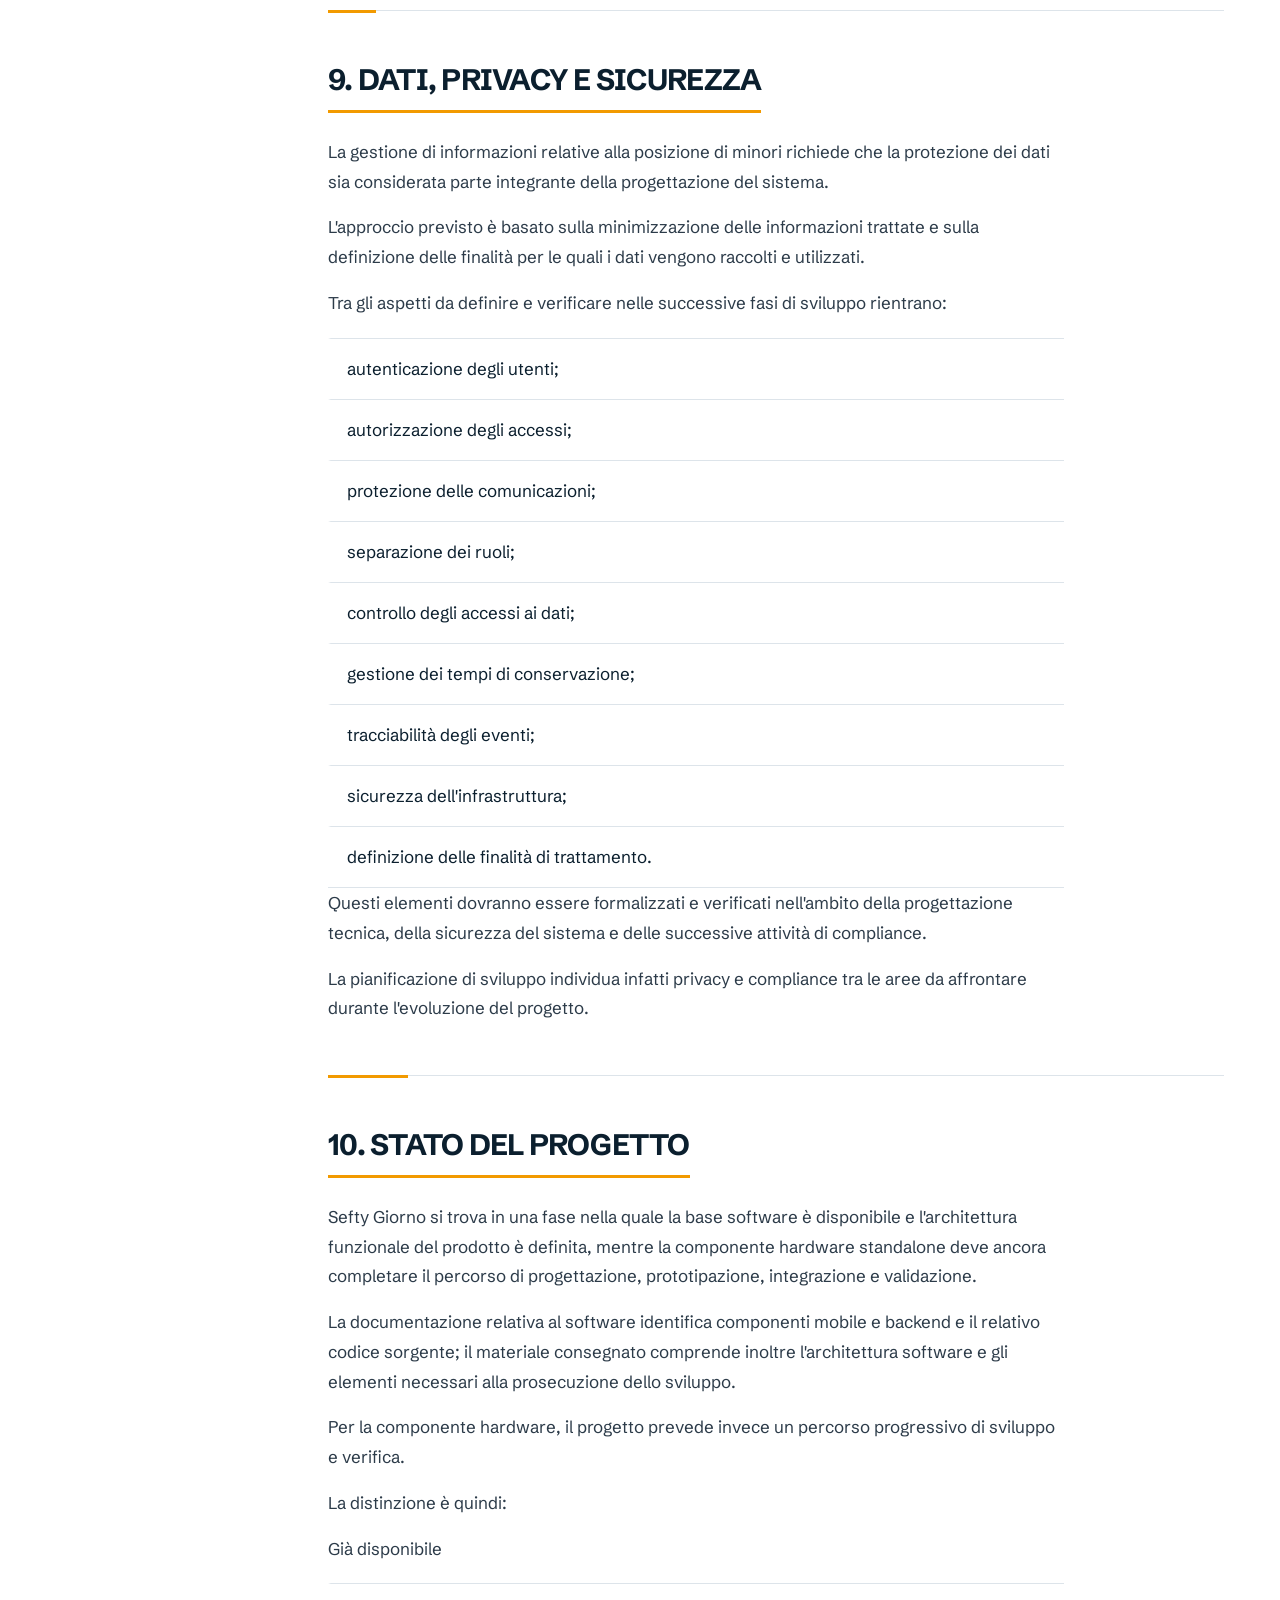
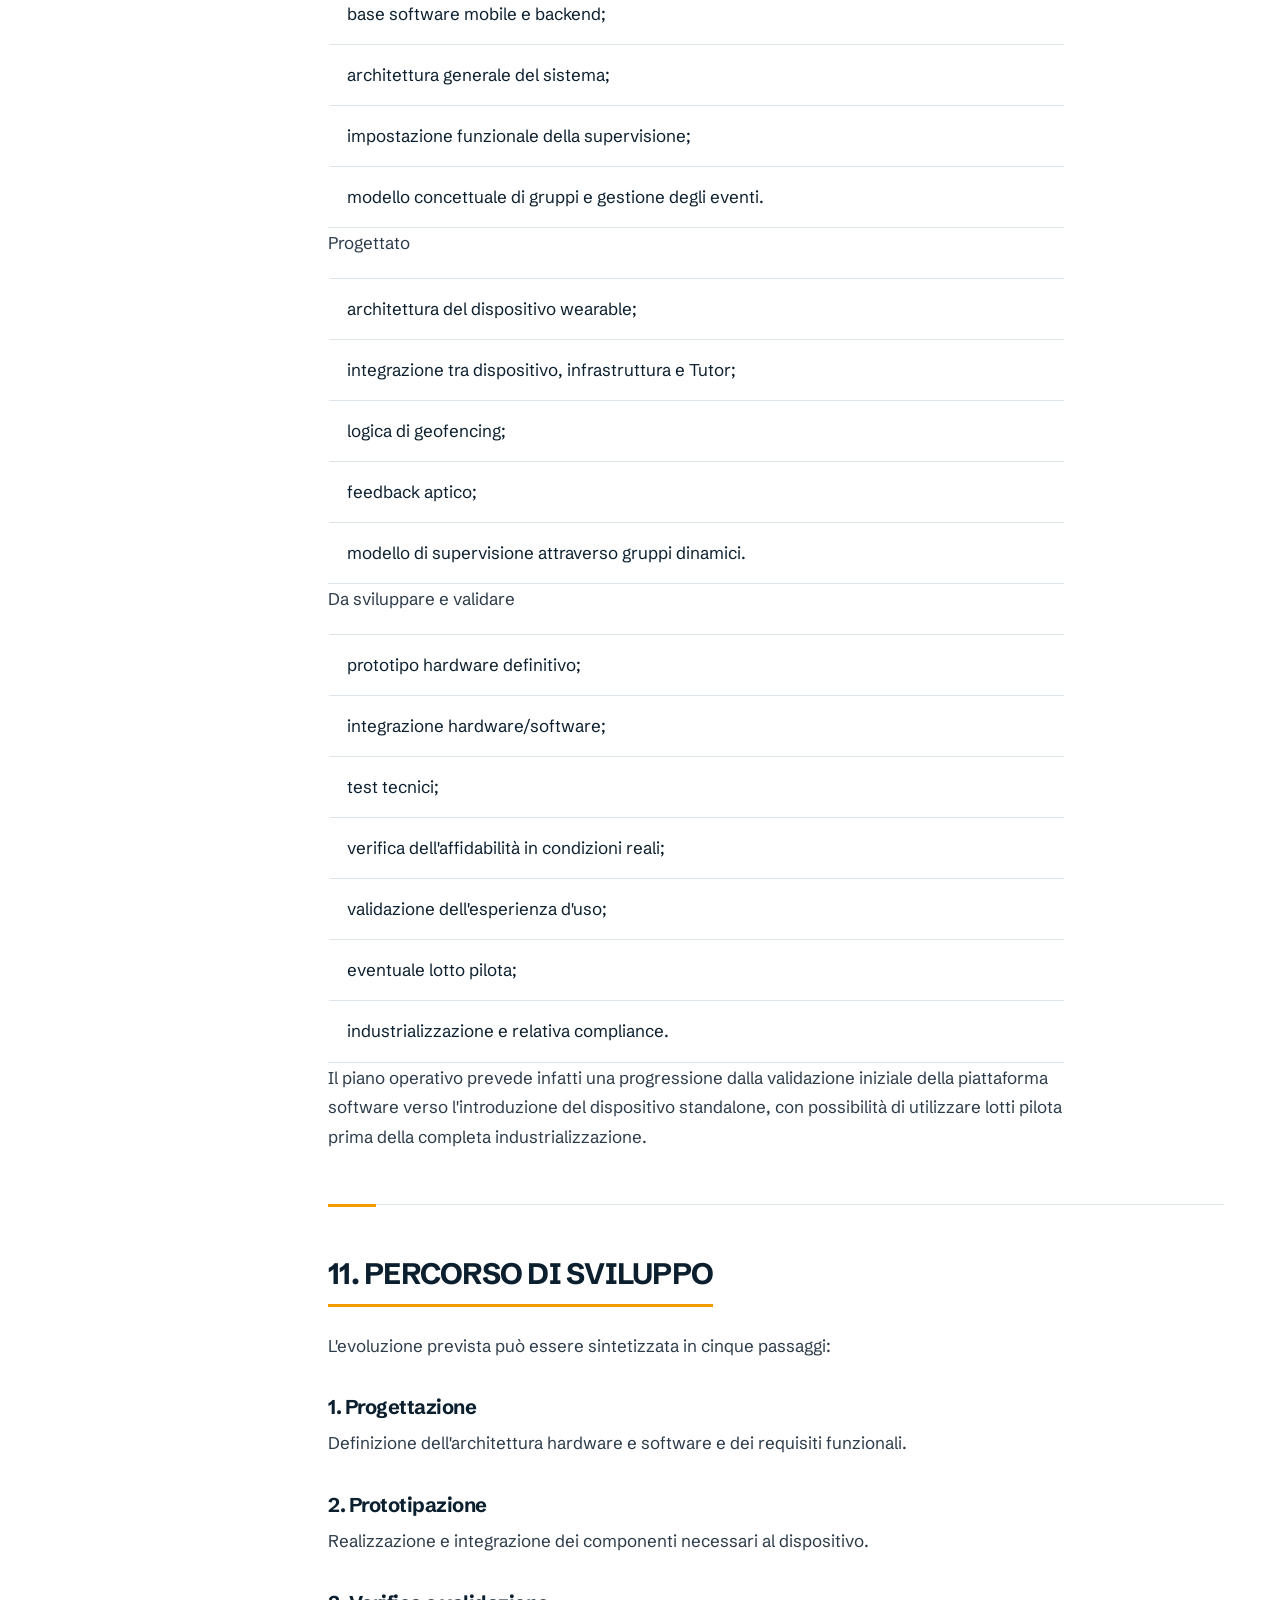
<file: giorno.html>
<!DOCTYPE html>
<html lang="it">

<head>
    <meta charset="UTF-8">
    <meta name="viewport" content="width=device-width, initial-scale=1.0">
    <script>

        document.documentElement.classList.add('js');
        setTimeout(function () { if (!window.__sefty) document.documentElement.classList.remove('js'); }, 4000);
    </script>

    <meta name="theme-color" content="#10222f">

    <link rel="icon" href="img/favicon.svg" type="image/svg+xml">

    <link rel="preconnect" href="https://fonts.googleapis.com">
    <link rel="preconnect" href="https://fonts.gstatic.com" crossorigin>
    <link href="https://fonts.googleapis.com/css2?family=Schibsted+Grotesk:wght@400..800&amp;display=swap"
        rel="stylesheet">
    <link rel="stylesheet" href="css/style.css?v=mobile-2">
    <script src="javascripts/index.js?v=mobile-2" defer></script>

    <title>Sefty Giorno | Supervisione dei minori e geofencing</title>
    <meta name="description"
        content="Sefty Giorno: progetto di supervisione dei minori con Tutor, gruppi dinamici e geofencing. Scopri funzionamento, tutela dei dati e fasi di sviluppo.">
    <meta name="robots" content="noindex, nofollow, noarchive, nosnippet"> <!-- disattiva -->
    <link rel="canonical" href="https://www.sefty.it/giorno.html">
    <meta property="og:type" content="website">
    <meta property="og:site_name" content="Sefty">
    <meta property="og:locale" content="it_IT">
    <meta property="og:title" content="Sefty Giorno | Supervisione dei minori e geofencing">
    <meta property="og:description"
        content="Sefty Giorno: progetto di supervisione dei minori con Tutor, gruppi dinamici e geofencing. Scopri funzionamento, tutela dei dati e fasi di sviluppo.">
    <meta property="og:image" content="https://www.sefty.it/img/immagine-principale.jpeg">
    <meta property="og:image:width" content="1600">
    <meta property="og:image:height" content="717">
    <meta property="og:image:alt" content="Panorama urbano notturno con strade e connessioni illuminate">
    <meta name="twitter:card" content="summary_large_image">
    <meta name="twitter:title" content="Sefty Giorno | Supervisione dei minori e geofencing">
    <meta name="twitter:description"
        content="Sefty Giorno: progetto di supervisione dei minori con Tutor, gruppi dinamici e geofencing. Scopri funzionamento, tutela dei dati e fasi di sviluppo.">
    <meta name="twitter:image" content="https://www.sefty.it/img/immagine-principale.jpeg">
    <meta name="twitter:image:alt" content="Panorama urbano notturno con strade e connessioni illuminate">
    <meta property="og:url" content="https://www.sefty.it/giorno.html">
    <script
        type="application/ld+json">{"@context":"https://schema.org","@graph":[{"@type":"Organization","name":"Sefty","description":"Progetto tecnologico di sicurezza personale, supervisione e rete di supporto.","@id":"https://www.sefty.it/#organization","url":"https://www.sefty.it/"},{"@type":"WebSite","name":"Sefty","inLanguage":"it-IT","@id":"https://www.sefty.it/#website","url":"https://www.sefty.it/","publisher":{"@id":"https://www.sefty.it/#organization"}},{"@type":"WebPage","name":"Sefty Giorno | Supervisione dei minori e geofencing","description":"Sefty Giorno: progetto di supervisione dei minori con Tutor, gruppi dinamici e geofencing. Scopri funzionamento, tutela dei dati e fasi di sviluppo.","inLanguage":"it-IT","@id":"https://www.sefty.it/giorno.html#webpage","url":"https://www.sefty.it/giorno.html","isPartOf":{"@id":"https://www.sefty.it/#website"},"about":{"@id":"https://www.sefty.it/#organization"},"breadcrumb":{"@id":"https://www.sefty.it/giorno.html#breadcrumb"}},{"@type":"BreadcrumbList","@id":"https://www.sefty.it/giorno.html#breadcrumb","itemListElement":[{"@type":"ListItem","position":1,"name":"Home","item":"https://www.sefty.it/"},{"@type":"ListItem","position":2,"name":"Giorno","item":"https://www.sefty.it/giorno.html"}]}]}</script>
</head>

<body>
    <a class="skip-link" href="#main">Vai al contenuto</a>
    <header class="site-header">
        <div class="wrap header-inner">
            <a class="brand" href="index.html" aria-label="Torna alla home di Sefty">Sefty</a>
            <button class="nav-toggle" id="navToggle" type="button" aria-expanded="false" aria-controls="siteNav"
                aria-label="Apri menu navigazione">
                <svg class="icon icon-open" viewbox="0 0 24 24" aria-hidden="true">
                    <path d="M4 7h16M4 12h16M4 17h16"></path>
                </svg><svg class="icon icon-close" viewbox="0 0 24 24" aria-hidden="true">
                    <path d="M6 6l12 12M18 6 6 18"></path>
                </svg>
            </button>
            <nav class="nav" id="siteNav" aria-label="Menu principale">
                <ul>
                    <li><a href="impatto.html">Impatto</a></li>
                    <li><a href="notte.html">Notte</a></li>
                    <li><a href="giorno.html" aria-current="page">Giorno</a></li>
                    <li><a href="funzionamento.html">Funzionamento</a></li>
                    <li><a href="community.html">Community</a></li>
                    <li><a href="visione.html">Visione</a></li>
                    <li><a href="progetto.html">Progetto</a></li>
                </ul>
            </nav>
        </div>
        <div class="progress" aria-hidden="true"><span id="progressBar"></span></div>
    </header>
    <main id="main">
        <div class="page-head rings-light">
            <div class="wrap">
                <div>
                    <nav class="breadcrumbs" aria-label="Percorso"><a href="index.html">Home</a><span
                            aria-hidden="true"> / </span><span aria-current="page">Giorno</span></nav>
                    <span class="kicker">Sefty Giorno</span>
                    <h1><span class="hw"><span style="--w:0">Sistema</span></span> <span class="hw"><span
                                style="--w:1">integrato</span></span> <span class="hw"><span
                                style="--w:2">per</span></span> <span class="hw"><span style="--w:3">la</span></span>
                        <span class="hw"><span style="--w:4">sicurezza,</span></span> <span class="hw"><span
                                style="--w:5">la</span></span> <span class="hw"><span
                                style="--w:6">supervisione</span></span> <span class="hw"><span
                                style="--w:7">e</span></span> <span class="hw"><span style="--w:8">la</span></span>
                        <span class="hw"><span style="--w:9">gestione</span></span> <span class="hw"><span
                                style="--w:10">di</span></span> <span class="hw"><span
                                style="--w:11">gruppi</span></span> <span class="hw"><span
                                style="--w:12">di</span></span> <span class="hw"><span
                                style="--w:13">minori</span></span> </h1>
                    <p class="lead">La supervisione di un minore durante gli spostamenti e le attività quotidiane
                        richiede di conciliare due esigenze: garantire all'adulto responsabile informazioni sufficienti
                        per verificare la situazione e, allo stesso tempo, permettere al minore di svolgere le proprie
                        attività senza dipendere continuamente dalla presenza fisica dell'adulto o dall'utilizzo di uno
                        smartphone.</p>
                </div>
                <div class="page-art" aria-hidden="true"><svg class="art-svg" viewbox="0 0 360 220"
                        preserveaspectratio="xMidYMid slice" aria-hidden="true" focusable="false">
                        <circle cx="132" cy="112" r="66" fill="none" stroke="currentColor" stroke-opacity=".45"
                            stroke-width="2" stroke-dasharray="5 6"></circle>
                        <path class="flow-line" d="M236 56 L224 76" fill="none" stroke="currentColor"
                            stroke-opacity=".35" stroke-width="1.6"></path>
                        <rect x="232" y="52" width="58" height="96" rx="14" fill="var(--art-solid)"
                            stroke="currentColor" stroke-width="2"></rect>
                        <rect x="241" y="64" width="40" height="58" rx="4" fill="currentColor" fill-opacity=".08">
                        </rect>
                        <circle cx="261" cy="132" r="3" fill="currentColor" fill-opacity=".4"></circle>
                        <g fill="currentColor">
                            <circle class="pop" style="--i:0" cx="112" cy="92" r="6"></circle>
                            <circle class="pop" style="--i:1" cx="150" cy="128" r="6"></circle>
                            <circle class="pop" style="--i:2" cx="104" cy="132" r="6"></circle>
                        </g>
                        <circle class="pop" style="--i:3" cx="238" cy="58" r="6" fill="var(--signal)"></circle>
                        <circle class="pop" style="--i:4" cx="246" cy="150" r="6" fill="var(--signal)"></circle>
                        <circle class="rip" cx="238" cy="58" r="14" fill="none" stroke="var(--signal)"
                            stroke-width="1.6"></circle>
                    </svg></div>
            </div>
        </div>
        <div class="wrap layout">
            <nav class="toc" aria-label="In questa pagina">
                <details class="toc-disclosure">
                    <summary>In questa pagina</summary>
                    <ul>
                        <li><a href="#s1">1. INTRODUZIONE</a></li>
                        <li><a href="#s2">2. IL PROBLEMA DELLA SUPERVISIONE</a></li>
                        <li><a href="#s3">3. LA SOLUZIONE PROGETTUALE</a></li>
                        <li><a href="#s4">4. IL GRUPPO DINAMICO</a></li>
                        <li><a href="#s5">5. IL GEOFENCING</a></li>
                        <li><a href="#s6">6. FUNZIONAMENTO DEL SISTEMA</a></li>
                        <li><a href="#s7">7. SUPERVISIONE ED EMERGENZA</a></li>
                        <li><a href="#s8">8. OBIETTIVI E RISULTATI ATTESI</a></li>
                        <li><a href="#s9">9. DATI, PRIVACY E SICUREZZA</a></li>
                        <li><a href="#s10">10. STATO DEL PROGETTO</a></li>
                        <li><a href="#s11">11. PERCORSO DI SVILUPPO</a></li>
                        <li><a href="#s12">12. MODELLO FUNZIONALE RIASSUNTIVO</a></li>
                        <li><a href="#s13">13. CONCLUSIONE</a></li>
                    </ul>
                </details>
            </nav>
            <div class="prose">
                <section id="s1">
                    <h2>1. INTRODUZIONE</h2>
                    <h3>1.1 Contesto e motivazione</h3>
                    <p>La supervisione di un minore durante gli spostamenti e le attività quotidiane richiede di
                        conciliare due esigenze: garantire all'adulto responsabile informazioni sufficienti per
                        verificare la situazione e, allo stesso tempo, permettere al minore di svolgere le proprie
                        attività senza dipendere continuamente dalla presenza fisica dell'adulto o dall'utilizzo di uno
                        smartphone.</p>
                    <p>Questa esigenza si presenta, ad esempio, durante gli spostamenti verso o dalla scuola, nelle
                        attività sportive e ricreative, negli spostamenti in ambito urbano e nelle attività organizzate
                        nelle quali un adulto assume temporaneamente la responsabilità di più minori.</p>
                    <p>In tali situazioni, il problema non consiste necessariamente nella gestione di un'emergenza. È
                        altrettanto importante poter verificare che il minore si trovi nel contesto previsto e
                        individuare tempestivamente eventuali condizioni che richiedano attenzione.</p>
                    <p>Da questa esigenza nasce Sefty Giorno, una declinazione del sistema Sefty orientata alla
                        supervisione dei minori durante attività e spostamenti quotidiani.</p>
                    <p>Il progetto integra quattro elementi principali:</p>
                    <ul class="rules">
                        <li>un dispositivo wearable associato al minore;</li>
                        <li>un'applicazione Tutor destinata all'adulto responsabile;</li>
                        <li>un'infrastruttura software per la gestione delle informazioni e degli eventi;</li>
                        <li>una logica di localizzazione, geofencing e gestione dei gruppi.</li>
                    </ul>
                    <p>Il principio progettuale consiste nel trasformare la posizione del minore da semplice dato
                        geografico a informazione contestuale, collegandola alle condizioni operative definite
                        dall'adulto.</p>
                    <h3>1.2 Obiettivo generale</h3>
                    <p>L'obiettivo di Sefty Giorno è progettare un sistema in grado di supportare la supervisione di uno
                        o più minori attraverso la combinazione di:</p>
                    <p>dispositivo + localizzazione + geofencing + applicazione Tutor + gestione degli eventi.</p>
                    <p>Il sistema non è quindi concepito come un semplice strumento di localizzazione.</p>
                    <p>La posizione costituisce il dato di partenza; il valore funzionale del sistema deriva dalla
                        possibilità di confrontare tale dato con un contesto precedentemente definito e segnalare
                        eventuali condizioni che richiedano l'attenzione del responsabile.</p>
                </section>
                <section id="s2">
                    <h2>2. IL PROBLEMA DELLA SUPERVISIONE</h2>
                    <h3>2.1 Supervisione individuale e di gruppo</h3>
                    <p>Quando un minore si trova temporaneamente senza la presenza fisica del genitore o del tutore, la
                        supervisione può dipendere dalla possibilità di comunicare direttamente con lui.</p>
                    <p>Questo approccio presenta alcune limitazioni: il minore potrebbe non possedere uno smartphone,
                        potrebbe non averlo con sé, potrebbe non poterlo utilizzare durante un'attività oppure potrebbe
                        non essere in grado di rispondere tempestivamente.</p>
                    <p>La complessità aumenta quando un adulto è responsabile contemporaneamente di più minori.</p>
                    <p>In questo caso non è sufficiente conoscere la posizione di ciascun dispositivo. Occorre poter
                        gestire all'interno dello stesso contesto operativo più minori, dispositivi, condizioni ed
                        eventi.</p>
                    <p>Sefty Giorno affronta questa esigenza attraverso il concetto di gruppo dinamico.</p>
                    <h3>2.2 Dalla posizione al contesto</h3>
                    <p>Il semplice dato relativo alla posizione di un dispositivo ha un significato limitato se non
                        viene confrontato con il contesto nel quale il minore dovrebbe trovarsi.</p>
                    <p>Il geofencing permette di trasformare il dato geografico in una condizione logica:</p>
                    <p>il dispositivo si trova all'interno o all'esterno dell'area definita per l'attività?</p>
                    <p>Il sistema non si limita quindi a rilevare una posizione, ma utilizza tale informazione per
                        determinare la coerenza tra posizione rilevata e condizioni operative configurate.</p>
                    <h3>2.3 Separazione tra dispositivo del minore e dispositivo del Tutor</h3>
                    <p>Sefty Giorno introduce una separazione funzionale tra gli strumenti utilizzati dal minore e
                        quelli utilizzati dall'adulto:</p>
                    <p class="flow-label">dispositivo del minore → interazione essenziale e comunicazione dello stato
                    </p>
                    <p class="flow-label">smartphone del Tutor → supervisione e gestione</p>
                    <p>Il minore non deve quindi necessariamente utilizzare uno schermo per consentire il funzionamento
                        della supervisione.</p>
                </section>
                <section id="s3">
                    <h2>3. LA SOLUZIONE PROGETTUALE</h2>
                    <h3>3.1 Architettura generale</h3>
                    <p>Sefty Giorno è concepito come un sistema distribuito composto da tre livelli funzionali.</p>
                    <p>Livello 1 — Dispositivo wearable</p>
                    <p>È il dispositivo associato al minore.</p>
                    <p>L'architettura progettuale prevede l'integrazione delle componenti necessarie alla
                        localizzazione, alla comunicazione e al feedback aptico.</p>
                    <p>Il dispositivo dovrà essere sviluppato attraverso successive fasi di progettazione hardware,
                        prototipazione, integrazione, verifica e validazione.</p>
                    <p>Livello 2 — Infrastruttura software</p>
                    <p>È il livello responsabile della gestione delle informazioni e degli eventi.</p>
                    <p>L'architettura software deve consentire di gestire le relazioni tra utenti e dispositivi, gruppi,
                        condizioni geografiche, eventi e applicazione Tutor.</p>
                    <p>Livello 3 — Applicazione Tutor</p>
                    <p>È l'interfaccia destinata all'adulto responsabile.</p>
                    <p>Attraverso l'applicazione il Tutor può configurare il contesto operativo e ricevere le
                        informazioni relative agli eventi generati dal sistema.</p>
                    <p>L'architettura generale può essere rappresentata come:</p>
                    <p class="flow-label">TUTOR</p>
                    <p class="flow-arrow">↓</p>
                    <p class="flow-label">APPLICAZIONE TUTOR</p>
                    <p class="flow-arrow">↓</p>
                    <p class="flow-label">INFRASTRUTTURA SEFTY</p>
                    <p class="flow-arrow">↓</p>
                    <p class="flow-label">DISPOSITIVO DEL MINORE</p>
                    <p class="flow-arrow">↓</p>
                    <p class="flow-label">POSIZIONE / STATO / EVENTI</p>
                    <p>La base software Sefty comprende già componenti mobile e backend documentate; l'integrazione con
                        il dispositivo standalone e la relativa validazione costituiscono invece una fase successiva del
                        percorso di sviluppo.</p>
                </section>
                <section id="s4">
                    <h2>4. IL GRUPPO DINAMICO</h2>
                    <h3>4.1 Concetto</h3>
                    <p>Il gruppo dinamico rappresenta l'unità organizzativa attraverso la quale il Tutor può gestire uno
                        o più minori all'interno di uno specifico contesto operativo.</p>
                    <p>La struttura può essere rappresentata come:</p>
                    <p class="flow-label">Tutor → Gruppo → Minori → Dispositivi → Eventi</p>
                    <p>All'interno del gruppo possono essere associati:</p>
                    <ul class="rules">
                        <li>i minori coinvolti nell'attività;</li>
                        <li>i relativi dispositivi;</li>
                        <li>gli adulti autorizzati;</li>
                        <li>le condizioni operative;</li>
                        <li>gli eventi rilevati dal sistema.</li>
                    </ul>
                    <p>Il gruppo è definito dinamico perché la sua composizione può essere modificata in funzione
                        dell'attività svolta.</p>
                    <p>La stessa infrastruttura può quindi essere utilizzata in situazioni differenti senza richiedere
                        che la relazione tra i membri del gruppo sia permanente.</p>
                    <h3>4.2 Funzione del gruppo</h3>
                    <p>Il modello permette di spostare la logica di supervisione dal singolo dispositivo alla gestione
                        di un contesto composto da più soggetti.</p>
                    <p>Questo rende l'architettura potenzialmente applicabile sia a situazioni familiari sia a contesti
                        organizzati nei quali un adulto assume temporaneamente la responsabilità di più minori.</p>
                </section>
                <section id="s5">
                    <h2>5. IL GEOFENCING</h2>
                    <h3>5.1 Definizione</h3>
                    <p>Il geofencing consiste nella definizione di un'area geografica virtuale utilizzata come
                        riferimento dal sistema.</p>
                    <p>L'area può rappresentare, in funzione dell'attività:</p>
                    <ul class="rules">
                        <li>il perimetro di una scuola;</li>
                        <li>una struttura sportiva;</li>
                        <li>un parco;</li>
                        <li>un'area ricreativa;</li>
                        <li>un luogo di ritrovo;</li>
                        <li>una zona concordata per una specifica attività.</li>
                    </ul>
                    <p>Il sistema associa quindi il dispositivo del minore al contesto geografico configurato.</p>
                    <h3>5.2 Logica di funzionamento</h3>
                    <p>Il principio può essere sintetizzato come:</p>
                    <p class="flow-label">definizione dell'area</p>
                    <p class="flow-arrow">↓</p>
                    <p class="flow-label">associazione del minore</p>
                    <p class="flow-arrow">↓</p>
                    <p class="flow-label">rilevazione della posizione</p>
                    <p class="flow-arrow">↓</p>
                    <p class="flow-label">confronto con il perimetro</p>
                    <p class="flow-arrow">↓</p>
                    <p>stato ordinario oppure evento di uscita</p>
                    <p>Il geofencing permette quindi di passare dalla semplice localizzazione alla rilevazione di una
                        condizione di supervisione.</p>
                </section>
                <section id="s6">
                    <h2>6. FUNZIONAMENTO DEL SISTEMA</h2>
                    <h3>6.1 Configurazione</h3>
                    <p>Il Tutor configura il contesto operativo attraverso l'applicazione.</p>
                    <p>In questa fase vengono definiti, secondo la configurazione prevista:</p>
                    <ul class="rules">
                        <li>il gruppo;</li>
                        <li>i minori;</li>
                        <li>i dispositivi associati;</li>
                        <li>gli adulti autorizzati;</li>
                        <li>l'area geografica di riferimento.</li>
                    </ul>
                    <p>La configurazione stabilisce le condizioni rispetto alle quali verranno successivamente
                        interpretati gli eventi.</p>
                    <h3>6.2 Attivazione del monitoraggio</h3>
                    <p>Una volta completata la configurazione, il sistema entra nella fase di monitoraggio.</p>
                    <p>Il dispositivo fornisce le informazioni previste dall'architettura e l'infrastruttura software le
                        utilizza per determinare lo stato rispetto alle condizioni configurate.</p>
                    <h3>6.3 Permanenza nell'area</h3>
                    <p>Quando il dispositivo si trova all'interno del geofence definito, la situazione corrisponde allo
                        stato operativo ordinario.</p>
                    <p>La logica progettuale è basata sull'eccezione: l'adulto non deve necessariamente ricevere una
                        comunicazione continua quando la situazione rimane conforme alle condizioni definite.</p>
                    <p>L'attenzione viene invece concentrata sugli eventi che richiedono una verifica.</p>
                    <h3>6.4 Uscita dal geofence</h3>
                    <p>Quando la posizione rilevata risulta esterna all'area configurata, il sistema identifica una
                        condizione di uscita.</p>
                    <p>La sequenza è:</p>
                    <p>posizione rilevata</p>
                    <p class="flow-label">→ confronto con il geofence</p>
                    <p class="flow-label">→ posizione esterna</p>
                    <p class="flow-label">→ evento di supervisione</p>
                    <p>L'uscita dal geofence rappresenta un evento di supervisione, non un'emergenza automatica.</p>
                    <h3>6.5 Feedback aptico</h3>
                    <p>Il dispositivo può fornire al minore un feedback attraverso una vibrazione.</p>
                    <p>Il feedback aptico consente di comunicare una determinata condizione senza richiedere
                        necessariamente l'utilizzo di uno schermo.</p>
                    <p>I parametri definitivi del feedback — durata, pattern, frequenza e condizioni di attivazione —
                        dovranno essere definiti e verificati attraverso le successive attività di progettazione e test.
                    </p>
                    <h3>6.6 Comunicazione al Tutor</h3>
                    <p>L'evento rilevato viene comunicato all'applicazione Tutor.</p>
                    <p>La catena funzionale è quindi:</p>
                    <p class="flow-label">evento → sistema → Tutor → valutazione dell'adulto</p>
                    <p>La rilevazione automatica e la decisione sull'eventuale intervento rimangono due funzioni
                        distinte.</p>
                    <h3>6.7 Rientro nell'area</h3>
                    <p>Quando il dispositivo torna all'interno dell'area configurata, il sistema può rilevare il
                        rientro.</p>
                    <p>La logica generale è:</p>
                    <p class="flow-label">AREA CONFIGURATA</p>
                    <p class="flow-arrow">↓</p>
                    <p class="flow-label">USCITA</p>
                    <p class="flow-arrow">↓</p>
                    <p class="flow-label">EVENTO DI SUPERVISIONE</p>
                    <p class="flow-arrow">↓</p>
                    <p class="flow-label">RIENTRO</p>
                    <p class="flow-arrow">↓</p>
                    <p class="flow-label">STATO ORDINARIO</p>
                    <p>Le modalità definitive di gestione degli stati e delle relative notifiche dovranno essere
                        definite e validate durante lo sviluppo.</p>
                </section>
                <section id="s7">
                    <h2>7. SUPERVISIONE ED EMERGENZA</h2>
                    <p>La distinzione tra supervisione ed emergenza è un principio fondamentale di Sefty Giorno.</p>
                    <h3>7.1 Evento di supervisione</h3>
                    <p>Un evento di supervisione si verifica quando una condizione precedentemente configurata non viene
                        rispettata.</p>
                    <p>Esempio:</p>
                    <p>il dispositivo esce dall'area prevista.</p>
                    <p>La conseguenza prevista è la comunicazione dell'evento al Tutor, che valuta la situazione.</p>
                    <h3>7.2 Evento di emergenza</h3>
                    <p>Un evento di emergenza rappresenta invece una condizione che richiede l'attivazione di una
                        specifica procedura di gestione.</p>
                    <p>La posizione geografica, da sola, non deve quindi determinare automaticamente una situazione di
                        emergenza.</p>
                    <p>Il principio progettuale è:</p>
                    <p>uscita dal geofence ≠ emergenza automatica</p>
                    <p>La procedura definitiva di emergenza dovrà essere definita nell'ambito dell'architettura
                        complessiva di Sefty e successivamente verificata rispetto ai requisiti tecnici, operativi e
                        normativi applicabili.</p>
                </section>
                <section id="s8">
                    <h2>8. OBIETTIVI E RISULTATI ATTESI</h2>
                    <p>Gli obiettivi di Sefty Giorno devono essere distinti dai risultati che potranno essere dichiarati
                        soltanto dopo una specifica attività di validazione.</p>
                    <h3>8.1 Supportare la supervisione</h3>
                    <p>Il sistema mira a fornire all'adulto responsabile uno strumento strutturato per monitorare le
                        condizioni operative del gruppo.</p>
                    <p>La supervisione viene quindi supportata da condizioni definite in precedenza, anziché dipendere
                        esclusivamente da verifiche manuali.</p>
                    <h3>8.2 Ridurre le verifiche ripetitive</h3>
                    <p>La logica basata sugli eventi permette di concentrare l'attenzione del Tutor sulle situazioni che
                        si discostano dal contesto configurato.</p>
                    <h3>8.3 Favorire l'autonomia operativa del minore</h3>
                    <p>Il dispositivo è progettato per consentire al minore di partecipare alle attività senza dover
                        utilizzare continuamente uno smartphone.</p>
                    <p>L'obiettivo è creare un equilibrio tra:</p>
                    <p>autonomia del minore</p>
                    <p>e</p>
                    <p>supervisione dell'adulto.</p>
                    <h3>8.4 Supportare la gestione di gruppi</h3>
                    <p>L'architettura a gruppi consente di estendere il modello dalla relazione individuale alla
                        supervisione contemporanea di più minori.</p>
                    <p>Questo rappresenta una caratteristica importante per i possibili contesti organizzati nei quali
                        un adulto assume responsabilità temporanea su un gruppo.</p>
                    <h3>8.5 Verificare la tempestività</h3>
                    <p>Un obiettivo dello sviluppo è misurare il tempo intercorrente tra rilevazione di una condizione,
                        elaborazione dell'evento e comunicazione al Tutor.</p>
                    <p>Tale parametro dovrà essere verificato sperimentalmente e non viene considerato, allo stato
                        attuale, un risultato già dimostrato.</p>
                    <h3>8.6 Validare il sistema</h3>
                    <p>La validazione dovrà considerare, tra gli altri aspetti:</p>
                    <ul class="rules">
                        <li>accuratezza e affidabilità della localizzazione;</li>
                        <li>comportamento del geofencing;</li>
                        <li>stabilità delle comunicazioni;</li>
                        <li>correttezza della gestione degli eventi;</li>
                        <li>affidabilità del feedback aptico;</li>
                        <li>usabilità dell'applicazione Tutor;</li>
                        <li>comportamento complessivo del sistema in condizioni reali.</li>
                    </ul>
                    <p>Il percorso di sviluppo previsto comprende attività di test, validazione utenti e successiva
                        produzione pilota prima della completa industrializzazione.</p>
                </section>
                <section id="s9">
                    <h2>9. DATI, PRIVACY E SICUREZZA</h2>
                    <p>La gestione di informazioni relative alla posizione di minori richiede che la protezione dei dati
                        sia considerata parte integrante della progettazione del sistema.</p>
                    <p>L'approccio previsto è basato sulla minimizzazione delle informazioni trattate e sulla
                        definizione delle finalità per le quali i dati vengono raccolti e utilizzati.</p>
                    <p>Tra gli aspetti da definire e verificare nelle successive fasi di sviluppo rientrano:</p>
                    <ul class="rules">
                        <li>autenticazione degli utenti;</li>
                        <li>autorizzazione degli accessi;</li>
                        <li>protezione delle comunicazioni;</li>
                        <li>separazione dei ruoli;</li>
                        <li>controllo degli accessi ai dati;</li>
                        <li>gestione dei tempi di conservazione;</li>
                        <li>tracciabilità degli eventi;</li>
                        <li>sicurezza dell'infrastruttura;</li>
                        <li>definizione delle finalità di trattamento.</li>
                    </ul>
                    <p>Questi elementi dovranno essere formalizzati e verificati nell'ambito della progettazione
                        tecnica, della sicurezza del sistema e delle successive attività di compliance.</p>
                    <p>La pianificazione di sviluppo individua infatti privacy e compliance tra le aree da affrontare
                        durante l'evoluzione del progetto.</p>
                </section>
                <section id="s10">
                    <h2>10. STATO DEL PROGETTO</h2>
                    <p>Sefty Giorno si trova in una fase nella quale la base software è disponibile e l'architettura
                        funzionale del prodotto è definita, mentre la componente hardware standalone deve ancora
                        completare il percorso di progettazione, prototipazione, integrazione e validazione.</p>
                    <p>La documentazione relativa al software identifica componenti mobile e backend e il relativo
                        codice sorgente; il materiale consegnato comprende inoltre l'architettura software e gli
                        elementi necessari alla prosecuzione dello sviluppo.</p>
                    <p>Per la componente hardware, il progetto prevede invece un percorso progressivo di sviluppo e
                        verifica.</p>
                    <p>La distinzione è quindi:</p>
                    <p>Già disponibile</p>
                    <ul class="rules">
                        <li>base software mobile e backend;</li>
                        <li>architettura generale del sistema;</li>
                        <li>impostazione funzionale della supervisione;</li>
                        <li>modello concettuale di gruppi e gestione degli eventi.</li>
                    </ul>
                    <p>Progettato</p>
                    <ul class="rules">
                        <li>architettura del dispositivo wearable;</li>
                        <li>integrazione tra dispositivo, infrastruttura e Tutor;</li>
                        <li>logica di geofencing;</li>
                        <li>feedback aptico;</li>
                        <li>modello di supervisione attraverso gruppi dinamici.</li>
                    </ul>
                    <p>Da sviluppare e validare</p>
                    <ul class="rules">
                        <li>prototipo hardware definitivo;</li>
                        <li>integrazione hardware/software;</li>
                        <li>test tecnici;</li>
                        <li>verifica dell'affidabilità in condizioni reali;</li>
                        <li>validazione dell'esperienza d'uso;</li>
                        <li>eventuale lotto pilota;</li>
                        <li>industrializzazione e relativa compliance.</li>
                    </ul>
                    <p>Il piano operativo prevede infatti una progressione dalla validazione iniziale della piattaforma
                        software verso l'introduzione del dispositivo standalone, con possibilità di utilizzare lotti
                        pilota prima della completa industrializzazione.</p>
                </section>
                <section id="s11">
                    <h2>11. PERCORSO DI SVILUPPO</h2>
                    <p>L'evoluzione prevista può essere sintetizzata in cinque passaggi:</p>
                    <h3>1. Progettazione</h3>
                    <p>Definizione dell'architettura hardware e software e dei requisiti funzionali.</p>
                    <h3>2. Prototipazione</h3>
                    <p>Realizzazione e integrazione dei componenti necessari al dispositivo.</p>
                    <h3>3. Verifica e validazione</h3>
                    <p>Test tecnici, test funzionali e verifica dell'utilizzo in scenari reali.</p>
                    <h3>4. Pilota</h3>
                    <p>Utilizzo controllato del sistema con un numero limitato di dispositivi e utenti, raccolta dei
                        dati e individuazione delle criticità.</p>
                    <h3>5. Industrializzazione</h3>
                    <p>Ottimizzazione del prodotto, definizione della configurazione finale, verifiche di compliance e
                        preparazione alla produzione.</p>
                    <p>Questo approccio consente di non confondere la disponibilità della base software con la maturità
                        industriale del prodotto complessivo.</p>
                </section>
                <section id="s12">
                    <h2>12. MODELLO FUNZIONALE RIASSUNTIVO</h2>
                    <p>L'intero funzionamento di Sefty Giorno può essere sintetizzato nel seguente modello.</p>
                    <p class="flow-label">CONFIGURAZIONE</p>
                    <p class="flow-label">Tutor</p>
                    <p class="flow-arrow">↓</p>
                    <p class="flow-label">crea il gruppo</p>
                    <p class="flow-arrow">↓</p>
                    <p class="flow-label">associa i minori</p>
                    <p class="flow-arrow">↓</p>
                    <p class="flow-label">associa i dispositivi</p>
                    <p class="flow-arrow">↓</p>
                    <p>definisce il contesto geografico</p>
                    <p class="flow-label">MONITORAGGIO</p>
                    <p class="flow-label">Dispositivo del minore</p>
                    <p class="flow-arrow">↓</p>
                    <p class="flow-label">rilevazione della posizione</p>
                    <p class="flow-arrow">↓</p>
                    <p class="flow-label">trasmissione delle informazioni</p>
                    <p class="flow-arrow">↓</p>
                    <p>elaborazione dell'infrastruttura</p>
                    <p class="flow-label">INTERPRETAZIONE</p>
                    <p>Posizione coerente con il contesto</p>
                    <p class="flow-label">→ stato ordinario</p>
                    <p>Posizione non coerente con il contesto</p>
                    <p class="flow-label">→ evento di supervisione</p>
                    <p class="flow-label">RISPOSTA</p>
                    <p class="flow-label">Evento di supervisione</p>
                    <p class="flow-arrow">↓</p>
                    <p class="flow-label">eventuale feedback al minore</p>
                    <p class="flow-arrow">↓</p>
                    <p class="flow-label">comunicazione al Tutor</p>
                    <p class="flow-arrow">↓</p>
                    <p>valutazione della situazione</p>
                    <p class="flow-label">EVENTUALE EMERGENZA</p>
                    <p class="flow-label">Valutazione del Tutor</p>
                    <p class="flow-arrow">↓</p>
                    <p class="flow-label">eventuale attivazione della procedura prevista</p>
                    <p class="flow-arrow">↓</p>
                    <p class="flow-label">gestione dell'evento</p>
                    <p class="flow-arrow">↓</p>
                    <p>conclusione</p>
                </section>
                <section id="s13">
                    <h2>13. CONCLUSIONE</h2>
                    <p>Sefty Giorno nasce dall'esigenza di supportare la supervisione dei minori nei momenti in cui la
                        presenza fisica dell'adulto non può essere continua.</p>
                    <p>Il progetto non si limita alla localizzazione di un dispositivo. La sua architettura combina
                        wearable, applicazione Tutor, infrastruttura software, geofencing e gestione di gruppi dinamici
                        per trasformare un dato geografico in un'informazione contestuale e utilizzabile dall'adulto
                        responsabile.</p>
                    <p>L'elemento centrale è la distinzione tra stato ordinario, evento di supervisione ed emergenza. Il
                        sistema può rilevare automaticamente il mancato rispetto di una condizione precedentemente
                        definita, mentre la valutazione della situazione e l'eventuale intervento rimangono distinti
                        dalla semplice rilevazione automatica.</p>
                    <p>La progettazione segue inoltre un percorso progressivo e verificabile: dalla base software già
                        disponibile alla realizzazione e integrazione del dispositivo, dai test tecnici alla validazione
                        con utenti, fino al possibile lotto pilota e alla successiva industrializzazione.</p>
                    <p>Sefty Giorno è quindi concepito come un sistema di supervisione contestuale: l'adulto definisce
                        il contesto operativo, il sistema verifica automaticamente le condizioni configurate e comunica
                        gli eventi che richiedono attenzione, senza confondere una variazione della situazione con
                        un'emergenza.</p>
                </section>
            </div>
        </div>
        <section class="related band-mist">
            <div class="wrap">
                <ul class="related-grid">
                    <li class="tile">
                        <h3><a class="tile-link" href="impatto.html">Impatto</a></h3><span class="tile-arrow"
                            aria-hidden="true">→</span>
                    </li>
                    <li class="tile">
                        <h3><a class="tile-link" href="notte.html">Notte</a></h3><span class="tile-arrow"
                            aria-hidden="true">→</span>
                    </li>
                    <li class="tile">
                        <h3><a class="tile-link" href="funzionamento.html">Funzionamento</a></h3><span
                            class="tile-arrow" aria-hidden="true">→</span>
                    </li>
                    <li class="tile">
                        <h3><a class="tile-link" href="community.html">Community</a></h3><span class="tile-arrow"
                            aria-hidden="true">→</span>
                    </li>
                    <li class="tile">
                        <h3><a class="tile-link" href="visione.html">Visione</a></h3><span class="tile-arrow"
                            aria-hidden="true">→</span>
                    </li>
                    <li class="tile">
                        <h3><a class="tile-link" href="progetto.html">Progetto</a></h3><span class="tile-arrow"
                            aria-hidden="true">→</span>
                    </li>
                </ul>
            </div>
        </section>
    </main>

    <footer class="site-footer">
        <div class="wrap">
            <div class="footer-grid">
                <div><a class="brand" href="index.html">Sefty</a>
                    <p class="footer-tagline">dove la connessione diventa protezione</p>
                </div>
                <nav class="footer-nav-wide" aria-label="Esplora Sefty">
                    <h2>Esplora Sefty</h2>
                    <ul class="footer-links">
                        <li><a href="impatto.html">Impatto</a></li>
                        <li><a href="notte.html">Notte</a></li>
                        <li><a href="giorno.html">Giorno</a></li>
                        <li><a href="funzionamento.html">Funzionamento</a></li>
                        <li><a href="community.html">Community</a></li>
                        <li><a href="visione.html">Visione</a></li>
                        <li><a href="progetto.html">Progetto</a></li>
                        <li><a href="istruzioni.html">Guida applicazione</a></li>
                    </ul>
                </nav>
            </div>
            <p class="legal">Sefty</p>
        </div>
    </footer>

</body>

</html>
</file>
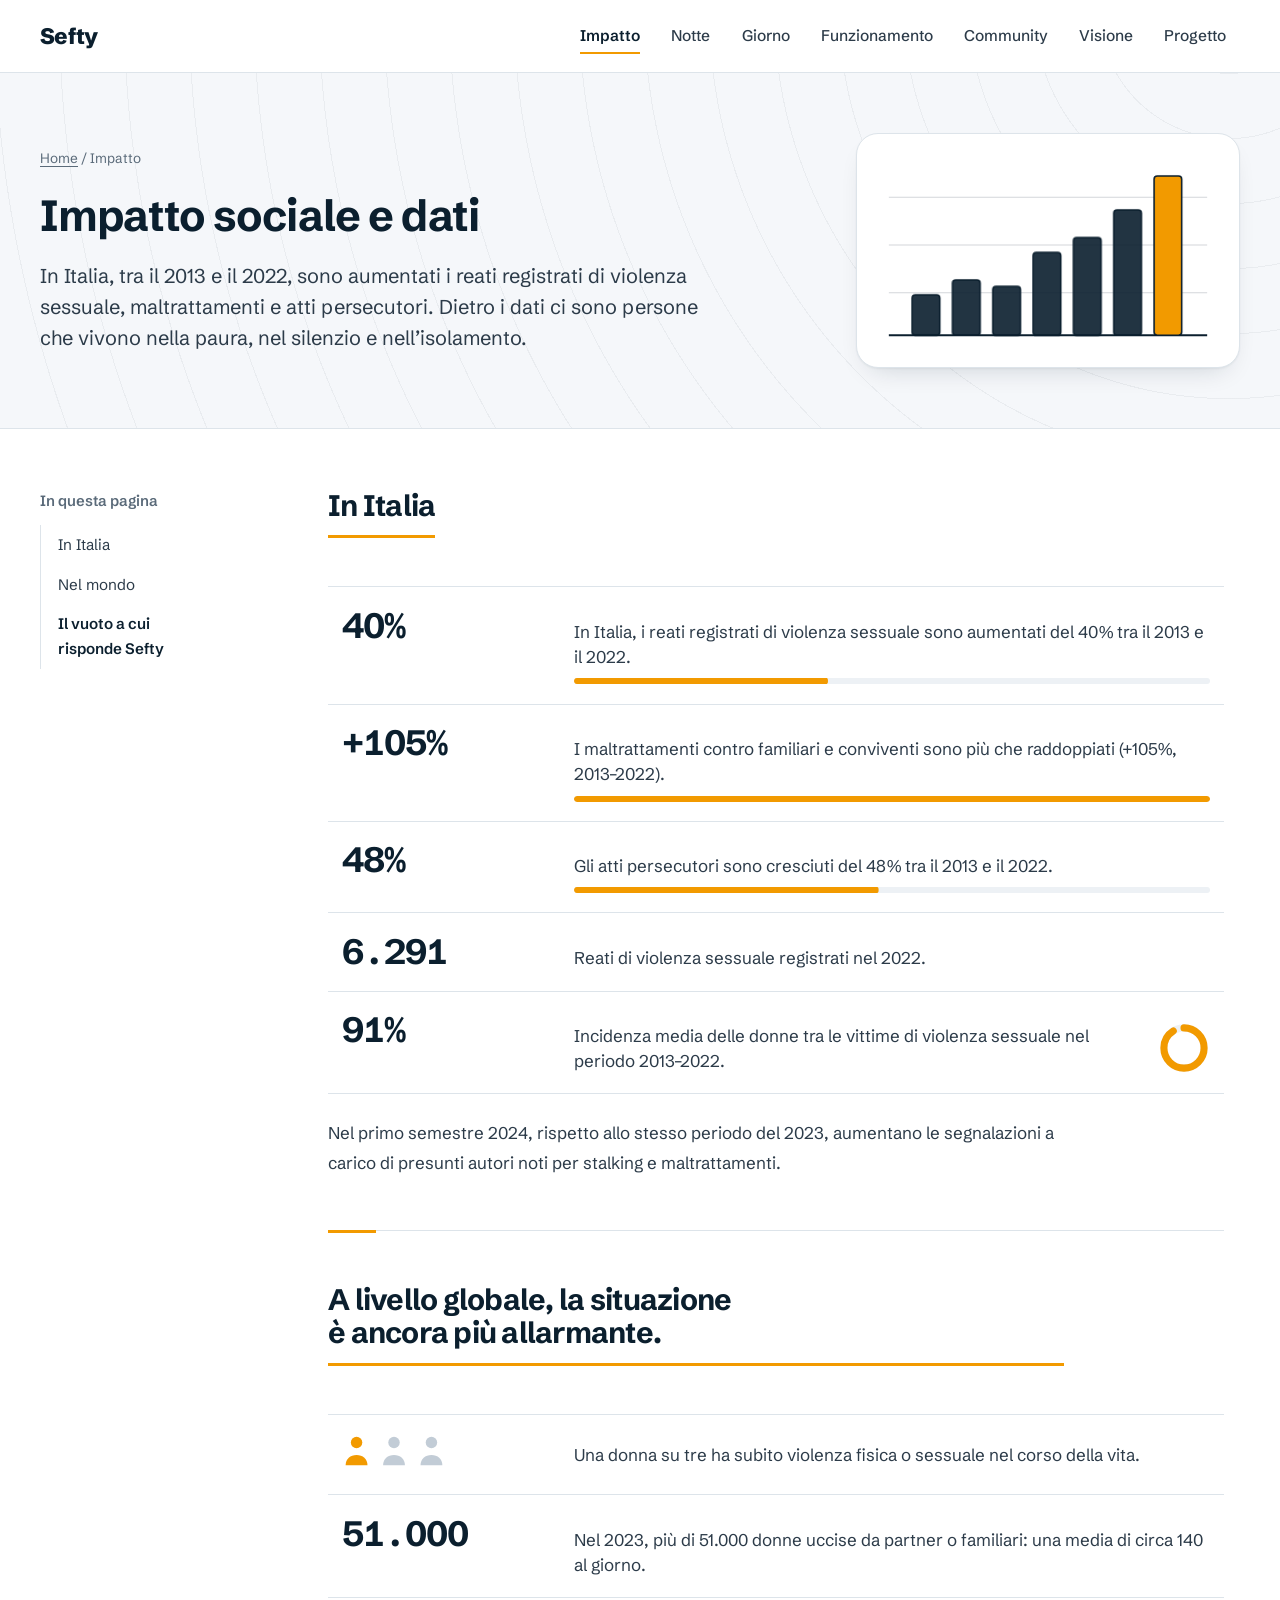
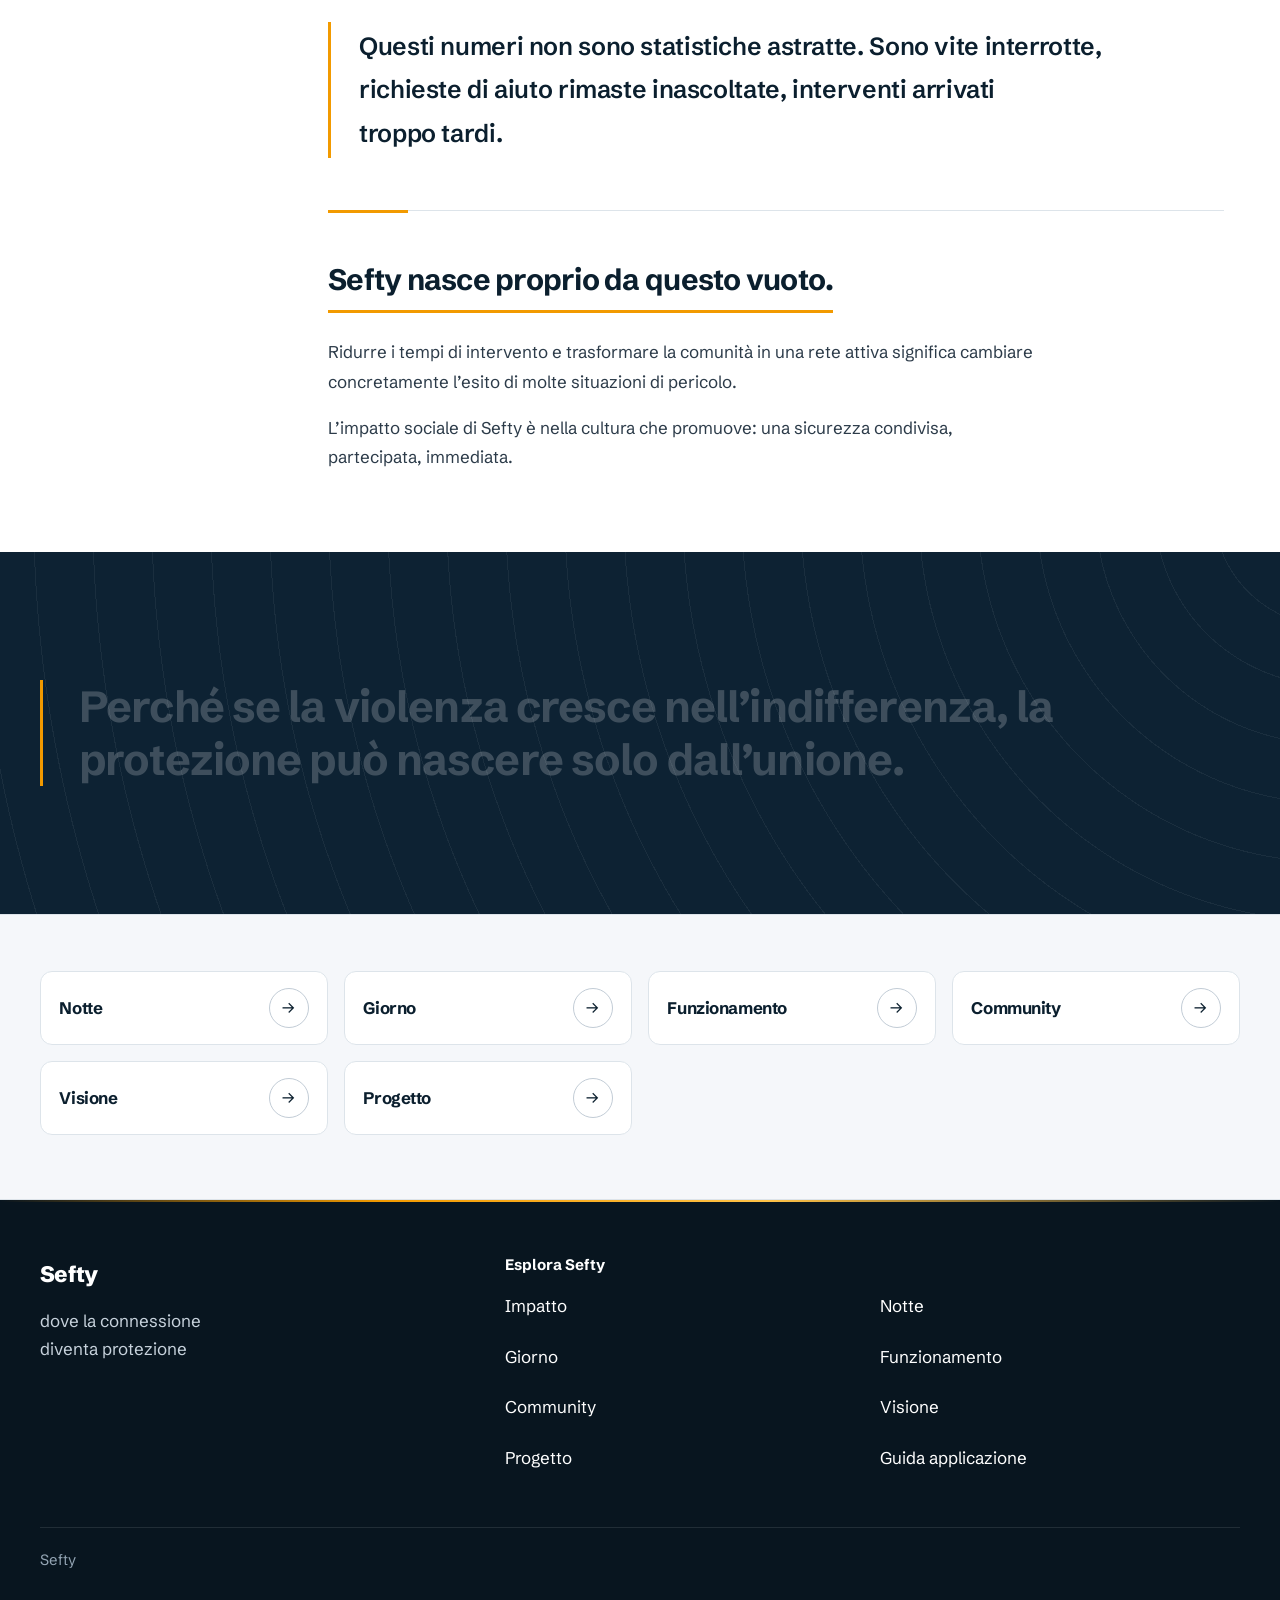
<file: impatto.html>
<!DOCTYPE html>
<html lang="it">

<head>
    <meta charset="UTF-8">
    <meta name="viewport" content="width=device-width, initial-scale=1.0">
    <script>

        document.documentElement.classList.add('js');
        setTimeout(function () { if (!window.__sefty) document.documentElement.classList.remove('js'); }, 4000);
    </script>

    <meta name="theme-color" content="#10222f">

    <link rel="icon" href="img/favicon.svg" type="image/svg+xml">

    <link rel="preconnect" href="https://fonts.googleapis.com">
    <link rel="preconnect" href="https://fonts.gstatic.com" crossorigin>
    <link href="https://fonts.googleapis.com/css2?family=Schibsted+Grotesk:wght@400..800&amp;display=swap"
        rel="stylesheet">
    <link rel="stylesheet" href="css/style.css?v=mobile-2">
    <script src="javascripts/index.js?v=mobile-2" defer></script>

    <title>Impatto sociale | Dati sulla violenza e progetto Sefty</title>
    <meta name="description"
        content="Dati sulla violenza in Italia e nel mondo, con fonti e periodi di riferimento. Scopri il bisogno sociale a cui risponde il progetto Sefty.">
    <meta name="robots" content="noindex, nofollow, noarchive, nosnippet"> <!-- disattiva -->
    <link rel="canonical" href="https://www.sefty.it/impatto.html">
    <meta property="og:type" content="website">
    <meta property="og:site_name" content="Sefty">
    <meta property="og:locale" content="it_IT">
    <meta property="og:title" content="Impatto sociale | Dati sulla violenza e progetto Sefty">
    <meta property="og:description"
        content="Dati sulla violenza in Italia e nel mondo, con fonti e periodi di riferimento. Scopri il bisogno sociale a cui risponde il progetto Sefty.">
    <meta property="og:image" content="https://www.sefty.it/img/immagine-principale.jpeg">
    <meta property="og:image:width" content="1600">
    <meta property="og:image:height" content="717">
    <meta property="og:image:alt" content="Panorama urbano notturno con strade e connessioni illuminate">
    <meta name="twitter:card" content="summary_large_image">
    <meta name="twitter:title" content="Impatto sociale | Dati sulla violenza e progetto Sefty">
    <meta name="twitter:description"
        content="Dati sulla violenza in Italia e nel mondo, con fonti e periodi di riferimento. Scopri il bisogno sociale a cui risponde il progetto Sefty.">
    <meta name="twitter:image" content="https://www.sefty.it/img/immagine-principale.jpeg">
    <meta name="twitter:image:alt" content="Panorama urbano notturno con strade e connessioni illuminate">
    <meta property="og:url" content="https://www.sefty.it/impatto.html">
    <script
        type="application/ld+json">{"@context":"https://schema.org","@graph":[{"@type":"Organization","name":"Sefty","description":"Progetto tecnologico di sicurezza personale, supervisione e rete di supporto.","@id":"https://www.sefty.it/#organization","url":"https://www.sefty.it/"},{"@type":"WebSite","name":"Sefty","inLanguage":"it-IT","@id":"https://www.sefty.it/#website","url":"https://www.sefty.it/","publisher":{"@id":"https://www.sefty.it/#organization"}},{"@type":"WebPage","name":"Impatto sociale | Dati sulla violenza e progetto Sefty","description":"Dati sulla violenza in Italia e nel mondo, con fonti e periodi di riferimento. Scopri il bisogno sociale a cui risponde il progetto Sefty.","inLanguage":"it-IT","@id":"https://www.sefty.it/impatto.html#webpage","url":"https://www.sefty.it/impatto.html","isPartOf":{"@id":"https://www.sefty.it/#website"},"about":{"@id":"https://www.sefty.it/#organization"},"breadcrumb":{"@id":"https://www.sefty.it/impatto.html#breadcrumb"}},{"@type":"BreadcrumbList","@id":"https://www.sefty.it/impatto.html#breadcrumb","itemListElement":[{"@type":"ListItem","position":1,"name":"Home","item":"https://www.sefty.it/"},{"@type":"ListItem","position":2,"name":"Impatto","item":"https://www.sefty.it/impatto.html"}]}]}</script>
</head>

<body class="theme-impatto">
    <a class="skip-link" href="#contenuto">Vai al contenuto</a>
    <header class="site-header">
        <div class="wrap header-inner">
            <a class="brand" href="index.html" aria-label="Torna alla home di Sefty">Sefty</a>
            <button class="nav-toggle" id="navToggle" type="button" aria-expanded="false" aria-controls="siteNav"
                aria-label="Apri menu navigazione">
                <svg class="icon icon-open" viewbox="0 0 24 24" aria-hidden="true">
                    <path d="M4 7h16M4 12h16M4 17h16"></path>
                </svg><svg class="icon icon-close" viewbox="0 0 24 24" aria-hidden="true">
                    <path d="M6 6l12 12M18 6 6 18"></path>
                </svg>
            </button>
            <nav class="nav" id="siteNav" aria-label="Menu principale">
                <ul>
                    <li><a href="impatto.html" aria-current="page">Impatto</a></li>
                    <li><a href="notte.html">Notte</a></li>
                    <li><a href="giorno.html">Giorno</a></li>
                    <li><a href="funzionamento.html">Funzionamento</a></li>
                    <li><a href="community.html">Community</a></li>
                    <li><a href="visione.html">Visione</a></li>
                    <li><a href="progetto.html">Progetto</a></li>
                </ul>
            </nav>
        </div>
        <div class="progress" aria-hidden="true"><span id="progressBar"></span></div>
    </header>

    <main id="contenuto">
        <div class="page-head rings-light theme-impatto">
            <div class="wrap">
                <div>
                    <nav class="breadcrumbs" aria-label="Percorso"><a href="index.html">Home</a><span
                            aria-hidden="true"> / </span><span aria-current="page">Impatto</span></nav>
                    <h1><span class="hw"><span style="--w:0">Impatto</span></span> <span class="hw"><span
                                style="--w:1">sociale</span></span> <span class="hw"><span style="--w:2">e</span></span>
                        <span class="hw"><span style="--w:3">dati</span></span></h1>
                    <p class="lead">In Italia, tra il 2013 e il 2022, sono aumentati i reati registrati di violenza
                        sessuale, maltrattamenti e atti persecutori. Dietro i dati ci sono persone che vivono nella
                        paura, nel silenzio e nell’isolamento.</p>
                </div>
                <div class="page-art" aria-hidden="true"><svg class="art-svg" viewbox="0 0 360 220"
                        preserveaspectratio="xMidYMid slice" aria-hidden="true" focusable="false">
                        <g stroke="currentColor" stroke-opacity=".18">
                            <path d="M30 60 H330"></path>
                            <path d="M30 105 H330"></path>
                            <path d="M30 150 H330"></path>
                        </g>
                        <path d="M30 190 H330" stroke="currentColor" stroke-width="2"></path>
                        <rect class="bar" style="--i:0" x="52" y="152" width="26" height="38" rx="3" fill="currentColor"
                            fill-opacity="0.9" stroke="currentColor" stroke-width="1.5"></rect>
                        <rect class="bar" style="--i:1" x="90" y="138" width="26" height="52" rx="3" fill="currentColor"
                            fill-opacity="0.9" stroke="currentColor" stroke-width="1.5"></rect>
                        <rect class="bar" style="--i:2" x="128" y="144" width="26" height="46" rx="3"
                            fill="currentColor" fill-opacity="0.9" stroke="currentColor" stroke-width="1.5"></rect>
                        <rect class="bar" style="--i:3" x="166" y="112" width="26" height="78" rx="3"
                            fill="currentColor" fill-opacity="0.9" stroke="currentColor" stroke-width="1.5"></rect>
                        <rect class="bar" style="--i:4" x="204" y="98" width="26" height="92" rx="3" fill="currentColor"
                            fill-opacity="0.9" stroke="currentColor" stroke-width="1.5"></rect>
                        <rect class="bar" style="--i:5" x="242" y="72" width="26" height="118" rx="3"
                            fill="currentColor" fill-opacity="0.9" stroke="currentColor" stroke-width="1.5"></rect>
                        <rect class="bar" style="--i:6" x="280" y="40" width="26" height="150" rx="3"
                            fill="var(--signal)" fill-opacity="1" stroke="currentColor" stroke-width="1.5"></rect>
                    </svg></div>
            </div>
        </div>
        <div class="wrap layout">
            <nav class="toc" aria-label="In questa pagina">
                <details class="toc-disclosure">
                    <summary>In questa pagina</summary>
                    <ul>
                        <li><a href="#italia">In Italia</a></li>
                        <li><a href="#mondo">Nel mondo</a></li>
                        <li><a href="#vuoto">Il vuoto a cui risponde Sefty</a></li>
                    </ul>
                </details>
            </nav>
            <div class="prose">
                <section id="italia">
                    <h2>In Italia</h2>
                    <div class="stats">
                        <div class="stat"><span class="stat-value"><span class="num" data-to="40">40</span>%</span><span
                                class="stat-body"><span class="stat-label">In Italia, i reati registrati di violenza
                                    sessuale sono aumentati del 40% tra il 2013 e il 2022.</span><span class="meter"
                                    aria-hidden="true"><i style="--v:.40"></i></span></span></div>
                        <div class="stat"><span class="stat-value">+<span class="num"
                                    data-to="105">105</span>%</span><span class="stat-body"><span class="stat-label">I
                                    maltrattamenti contro familiari e conviventi sono più che raddoppiati (+105%,
                                    2013–2022).</span><span class="meter" aria-hidden="true"><i
                                        style="--v:1"></i></span></span></div>
                        <div class="stat"><span class="stat-value"><span class="num" data-to="48">48</span>%</span><span
                                class="stat-body"><span class="stat-label">Gli atti persecutori sono cresciuti del 48%
                                    tra il 2013 e il 2022.</span><span class="meter" aria-hidden="true"><i
                                        style="--v:0.48"></i></span></span></div>
                        <div class="stat"><span class="stat-value"><span class="num"
                                    data-to="6291">6.291</span></span><span class="stat-body"><span
                                    class="stat-label">Reati di violenza sessuale registrati nel 2022.</span></span>
                        </div>
                        <div class="stat"><span class="stat-value"><span class="num" data-to="91">91</span>%</span><span
                                class="stat-body"><span class="stat-label">Incidenza media delle donne tra le vittime di
                                    violenza sessuale nel periodo 2013–2022.</span><svg class="donut"
                                    viewbox="0 0 44 44" aria-hidden="true">
                                    <circle class="donut-bg" cx="22" cy="22" r="17" pathlength="100"></circle>
                                    <circle class="donut-fill" cx="22" cy="22" r="17" pathlength="100" style="--p:91">
                                    </circle>
                                </svg></span></div>
                    </div>
                    <p>Nel primo semestre 2024, rispetto allo stesso periodo del 2023, aumentano le segnalazioni a
                        carico di presunti autori noti per stalking e maltrattamenti.</p>
                </section>

                <section id="mondo">
                    <h2>A livello globale, la situazione è ancora più allarmante.</h2>
                    <div class="stats">
                        <div class="stat"><span class="stat-value"><svg class="people" viewbox="0 0 100 32"
                                    aria-hidden="true">
                                    <g class="hot" style="--k:0">
                                        <circle cx="14" cy="8" r="5.5"></circle>
                                        <path d="M3.5 30c0-6.5 4.5-10 10.5-10s10.5 3.5 10.5 10z"></path>
                                    </g>
                                    <g style="--k:1">
                                        <circle cx="50" cy="8" r="5.5"></circle>
                                        <path d="M39.5 30c0-6.5 4.5-10 10.5-10s10.5 3.5 10.5 10z"></path>
                                    </g>
                                    <g style="--k:2">
                                        <circle cx="86" cy="8" r="5.5"></circle>
                                        <path d="M75.5 30c0-6.5 4.5-10 10.5-10s10.5 3.5 10.5 10z"></path>
                                    </g>
                                </svg></span><span class="stat-body"><span class="stat-label">Una donna su tre ha subito
                                    violenza fisica o sessuale nel corso della vita.</span></span></div>
                        <div class="stat"><span class="stat-value"><span class="num"
                                    data-to="51000">51.000</span></span><span class="stat-body"><span
                                    class="stat-label">Nel 2023, più di 51.000 donne uccise da partner o familiari: una
                                    media di circa 140 al giorno.</span></span></div>
                    </div>
                    <p class="callout">Questi numeri non sono statistiche astratte. Sono vite interrotte, richieste di
                        aiuto rimaste inascoltate, interventi arrivati troppo tardi.</p>
                </section>

                <section id="vuoto">
                    <h2>Sefty nasce proprio da questo vuoto.</h2>
                    <p>Ridurre i tempi di intervento e trasformare la comunità in una rete attiva significa cambiare
                        concretamente l’esito di molte situazioni di pericolo.</p>
                    <p>L’impatto sociale di Sefty è nella cultura che promuove: una sicurezza condivisa, partecipata,
                        immediata.</p>
                </section>
            </div>
        </div>
        <section class="statement rings-dark">
            <div class="wrap statement-wrap">
                <span class="statement-node" aria-hidden="true"></span>

                <p class="statement-text" data-statement>Perché se la violenza cresce nell’indifferenza, la protezione
                    può nascere solo dall’unione.</p>
            </div>
        </section>
        <section class="related band-mist">
            <div class="wrap">
                <ul class="related-grid">
                    <li class="tile">
                        <h3><a class="tile-link" href="notte.html">Notte</a></h3><span class="tile-arrow"
                            aria-hidden="true">→</span>
                    </li>
                    <li class="tile">
                        <h3><a class="tile-link" href="giorno.html">Giorno</a></h3><span class="tile-arrow"
                            aria-hidden="true">→</span>
                    </li>
                    <li class="tile">
                        <h3><a class="tile-link" href="funzionamento.html">Funzionamento</a></h3><span
                            class="tile-arrow" aria-hidden="true">→</span>
                    </li>
                    <li class="tile">
                        <h3><a class="tile-link" href="community.html">Community</a></h3><span class="tile-arrow"
                            aria-hidden="true">→</span>
                    </li>
                    <li class="tile">
                        <h3><a class="tile-link" href="visione.html">Visione</a></h3><span class="tile-arrow"
                            aria-hidden="true">→</span>
                    </li>
                    <li class="tile">
                        <h3><a class="tile-link" href="progetto.html">Progetto</a></h3><span class="tile-arrow"
                            aria-hidden="true">→</span>
                    </li>
                </ul>
            </div>
        </section>
    </main>

    <footer class="site-footer">
        <div class="wrap">
            <div class="footer-grid">
                <div><a class="brand" href="index.html">Sefty</a>
                    <p class="footer-tagline">dove la connessione diventa protezione</p>
                </div>
                <nav class="footer-nav-wide" aria-label="Esplora Sefty">
                    <h2>Esplora Sefty</h2>
                    <ul class="footer-links">
                        <li><a href="impatto.html">Impatto</a></li>
                        <li><a href="notte.html">Notte</a></li>
                        <li><a href="giorno.html">Giorno</a></li>
                        <li><a href="funzionamento.html">Funzionamento</a></li>
                        <li><a href="community.html">Community</a></li>
                        <li><a href="visione.html">Visione</a></li>
                        <li><a href="progetto.html">Progetto</a></li>
                        <li><a href="istruzioni.html">Guida applicazione</a></li>
                    </ul>
                </nav>
            </div>
            <p class="legal">Sefty</p>
        </div>
    </footer>

</body>

</html>
</file>
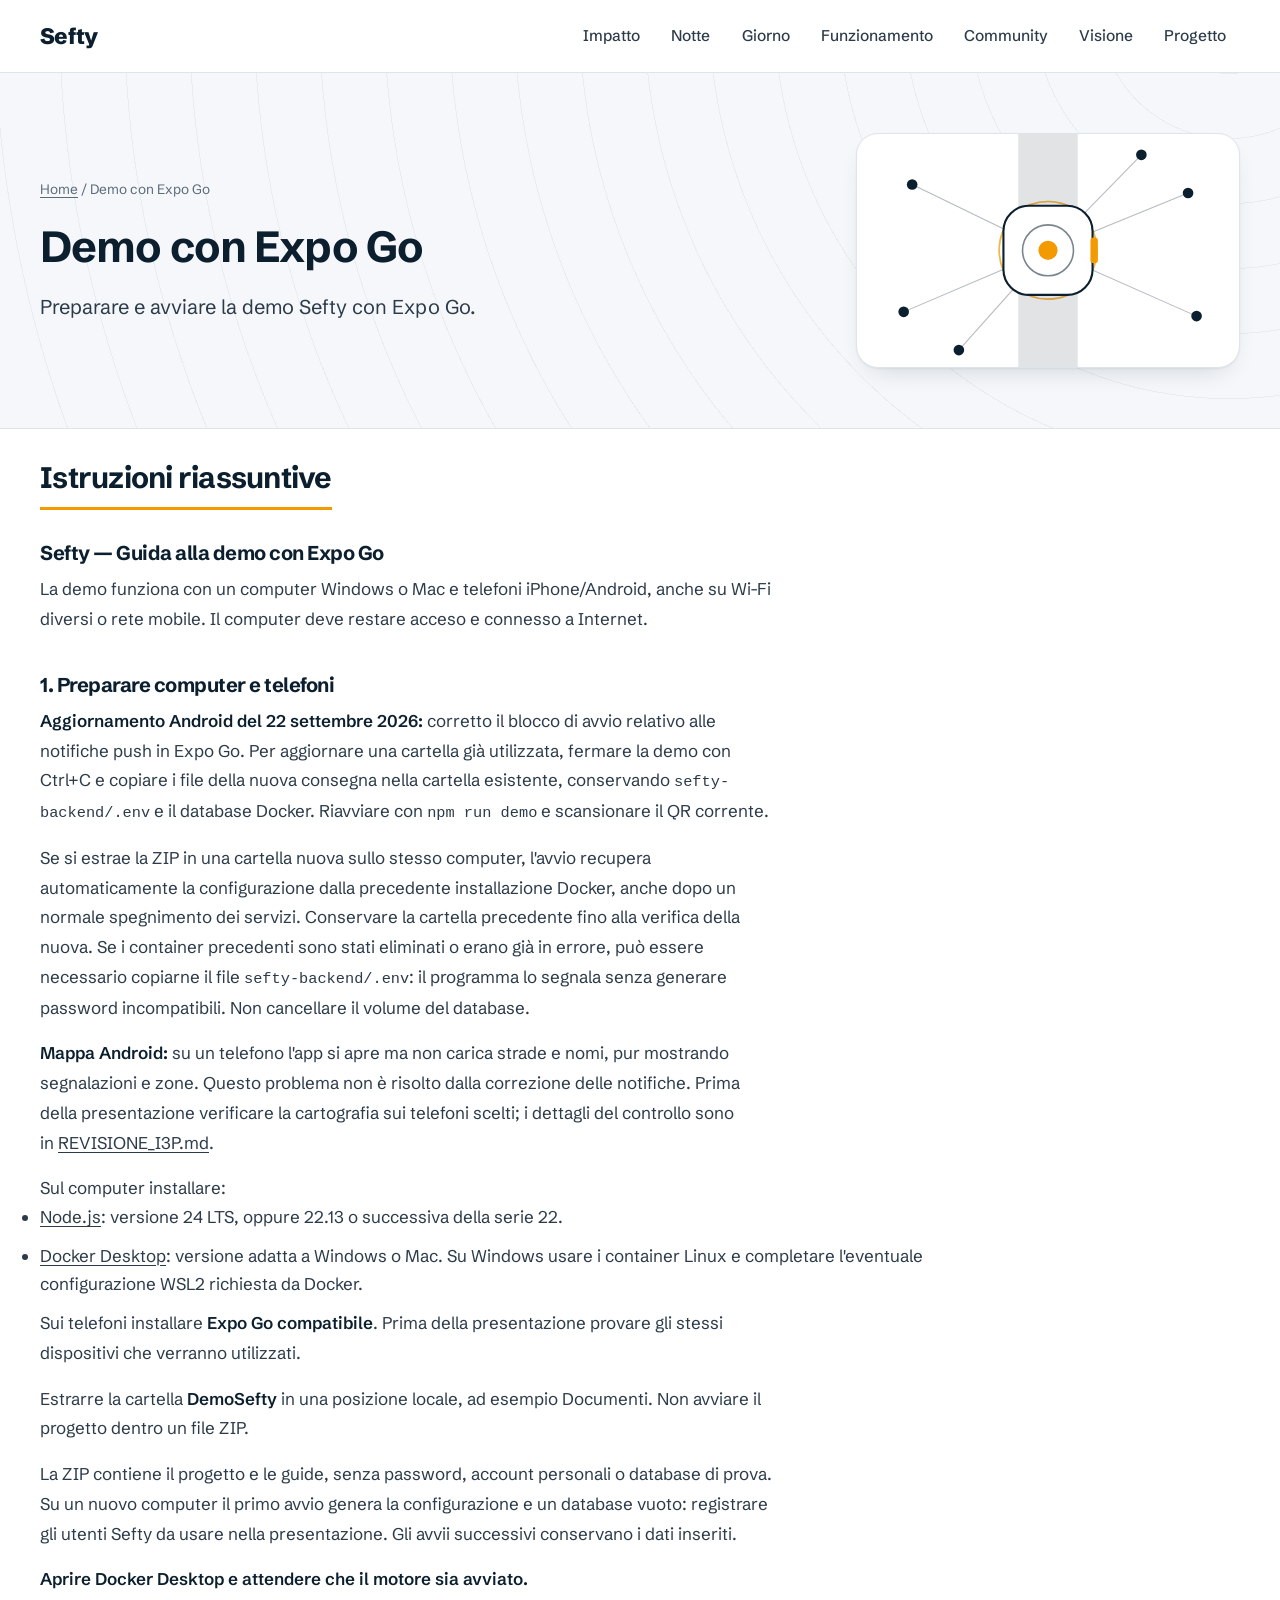
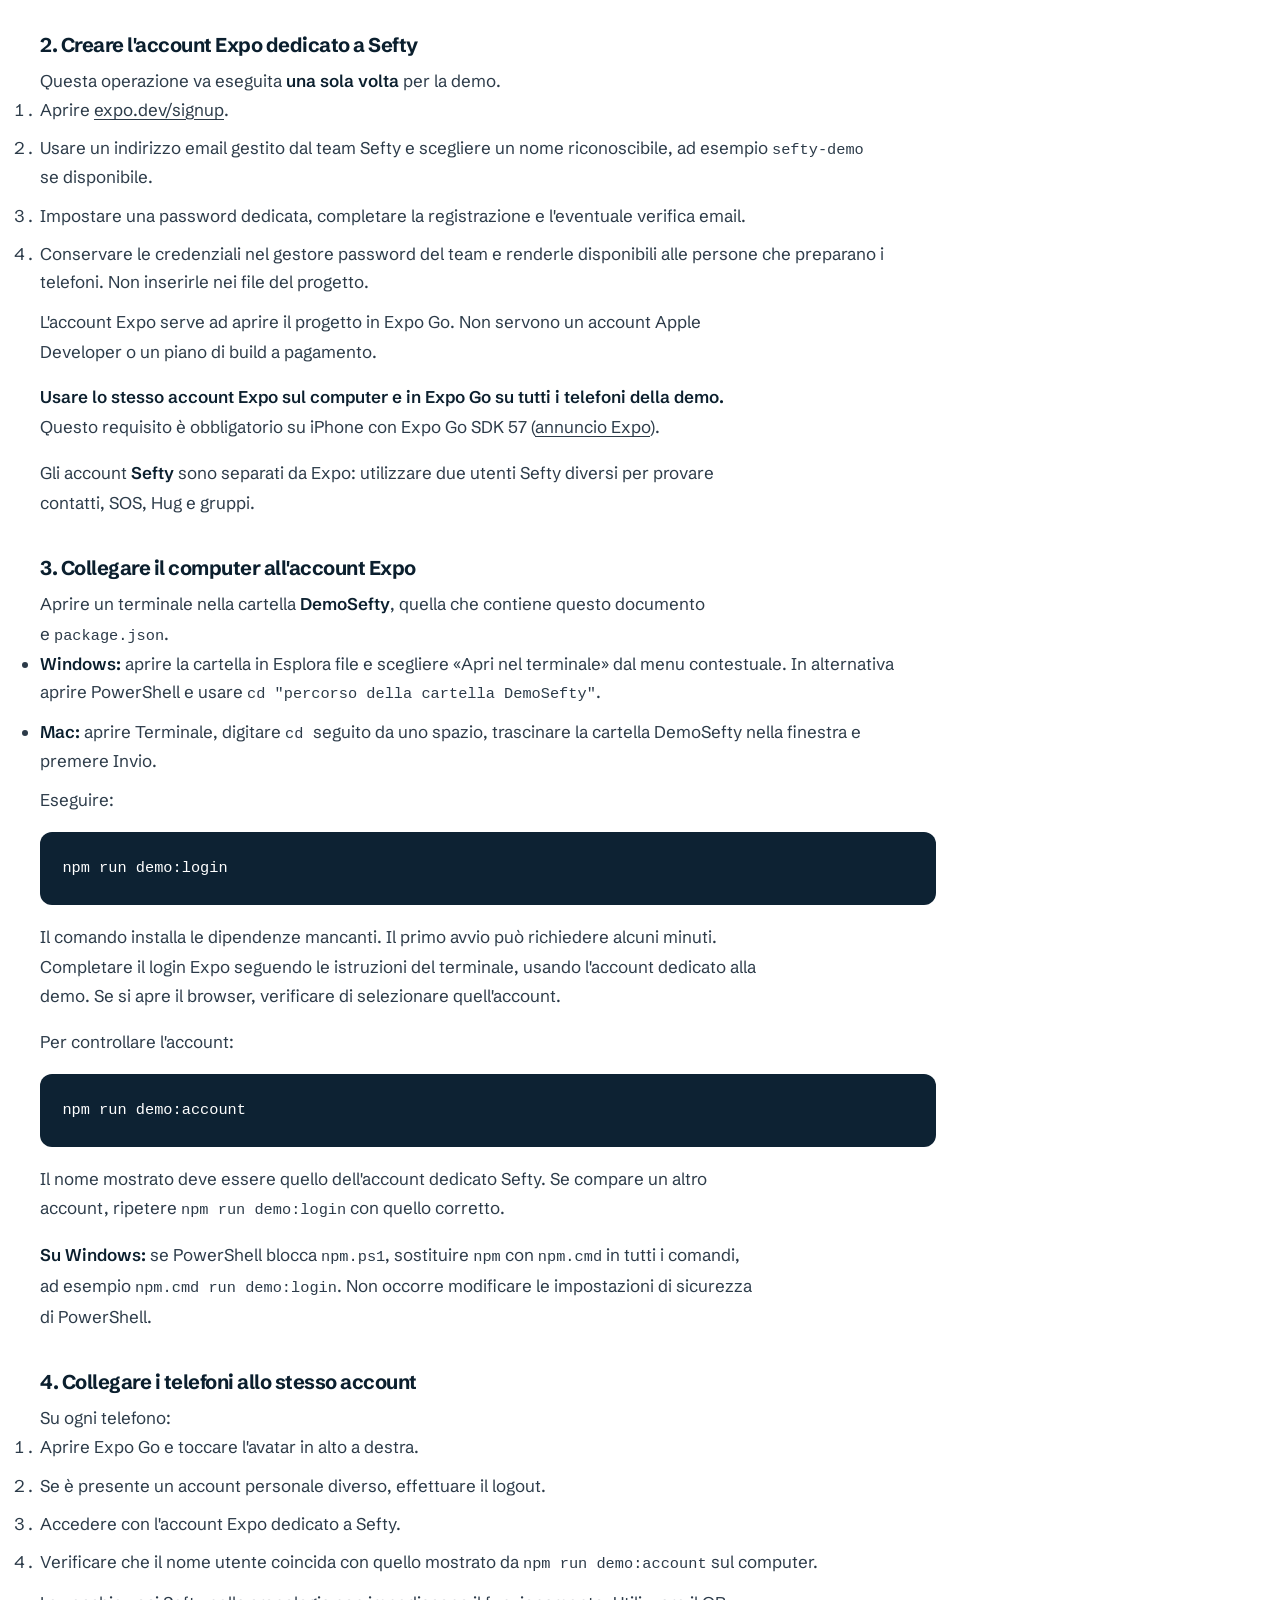
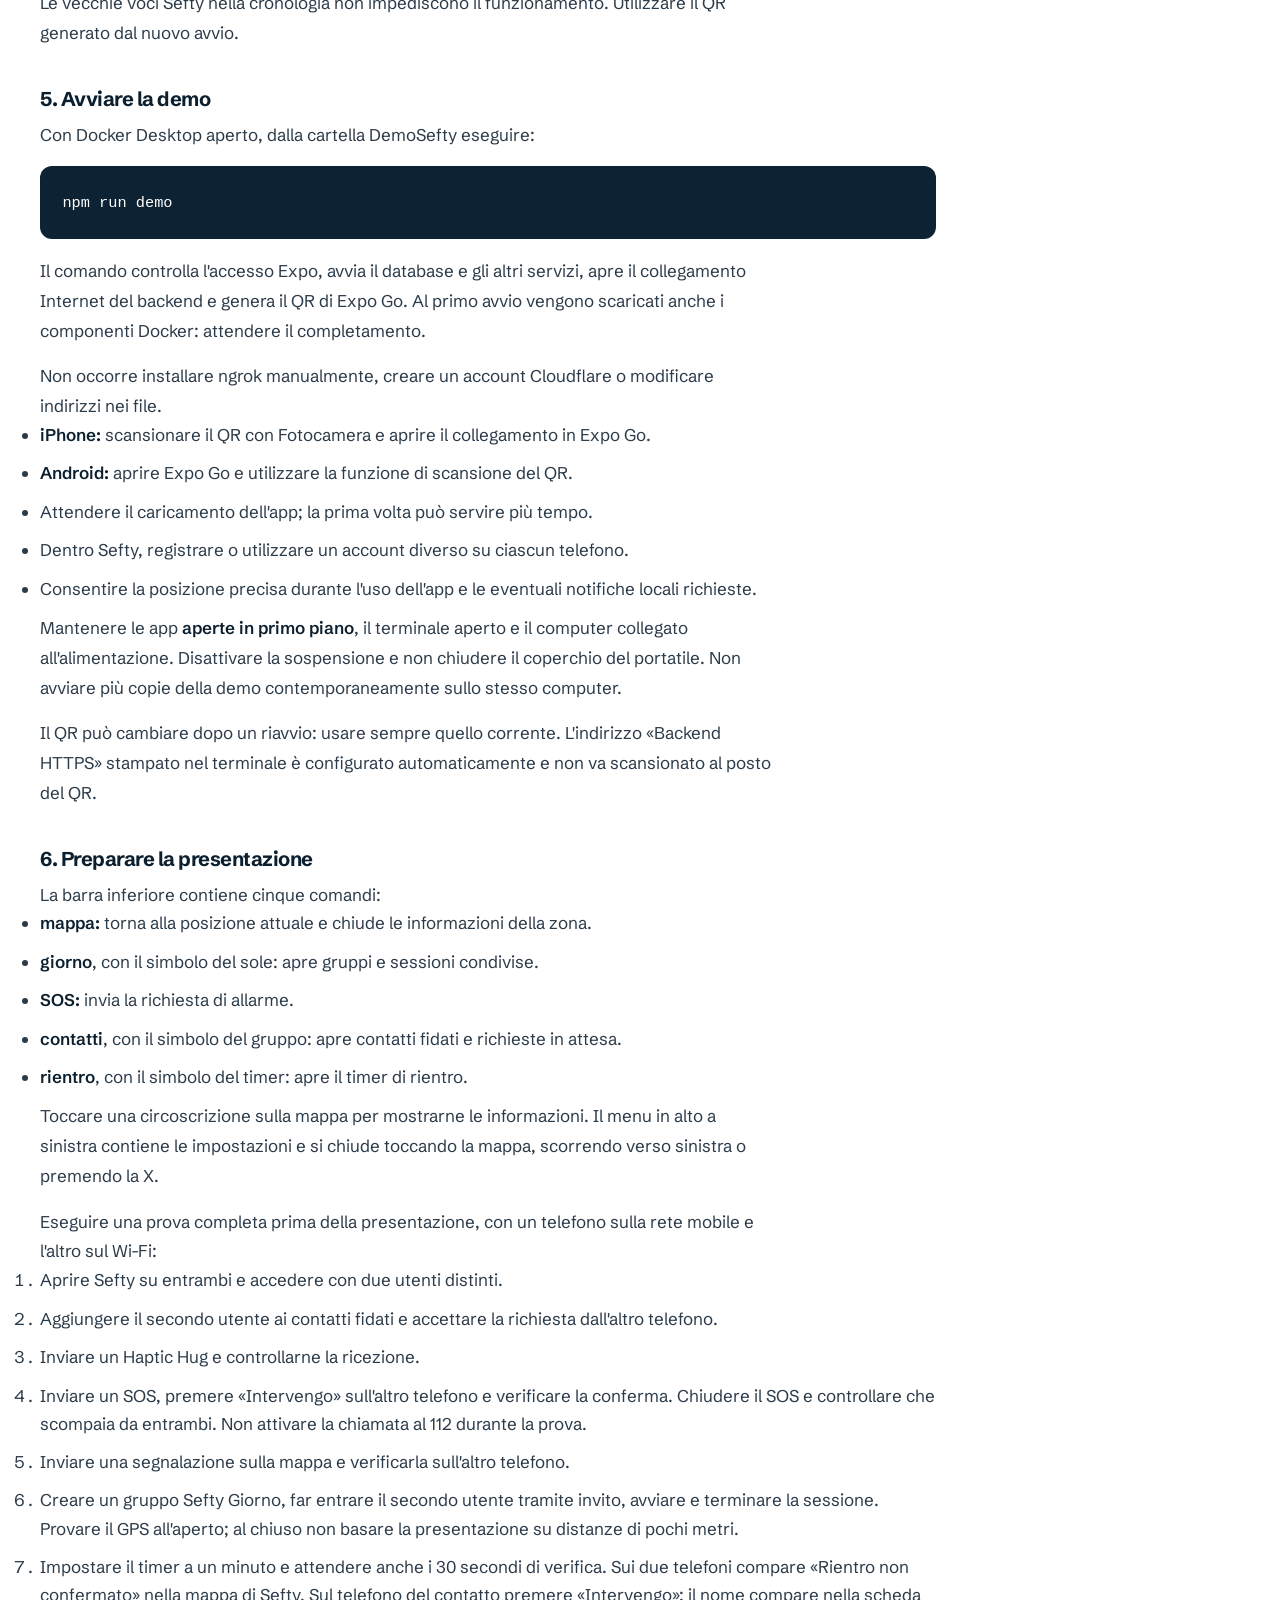
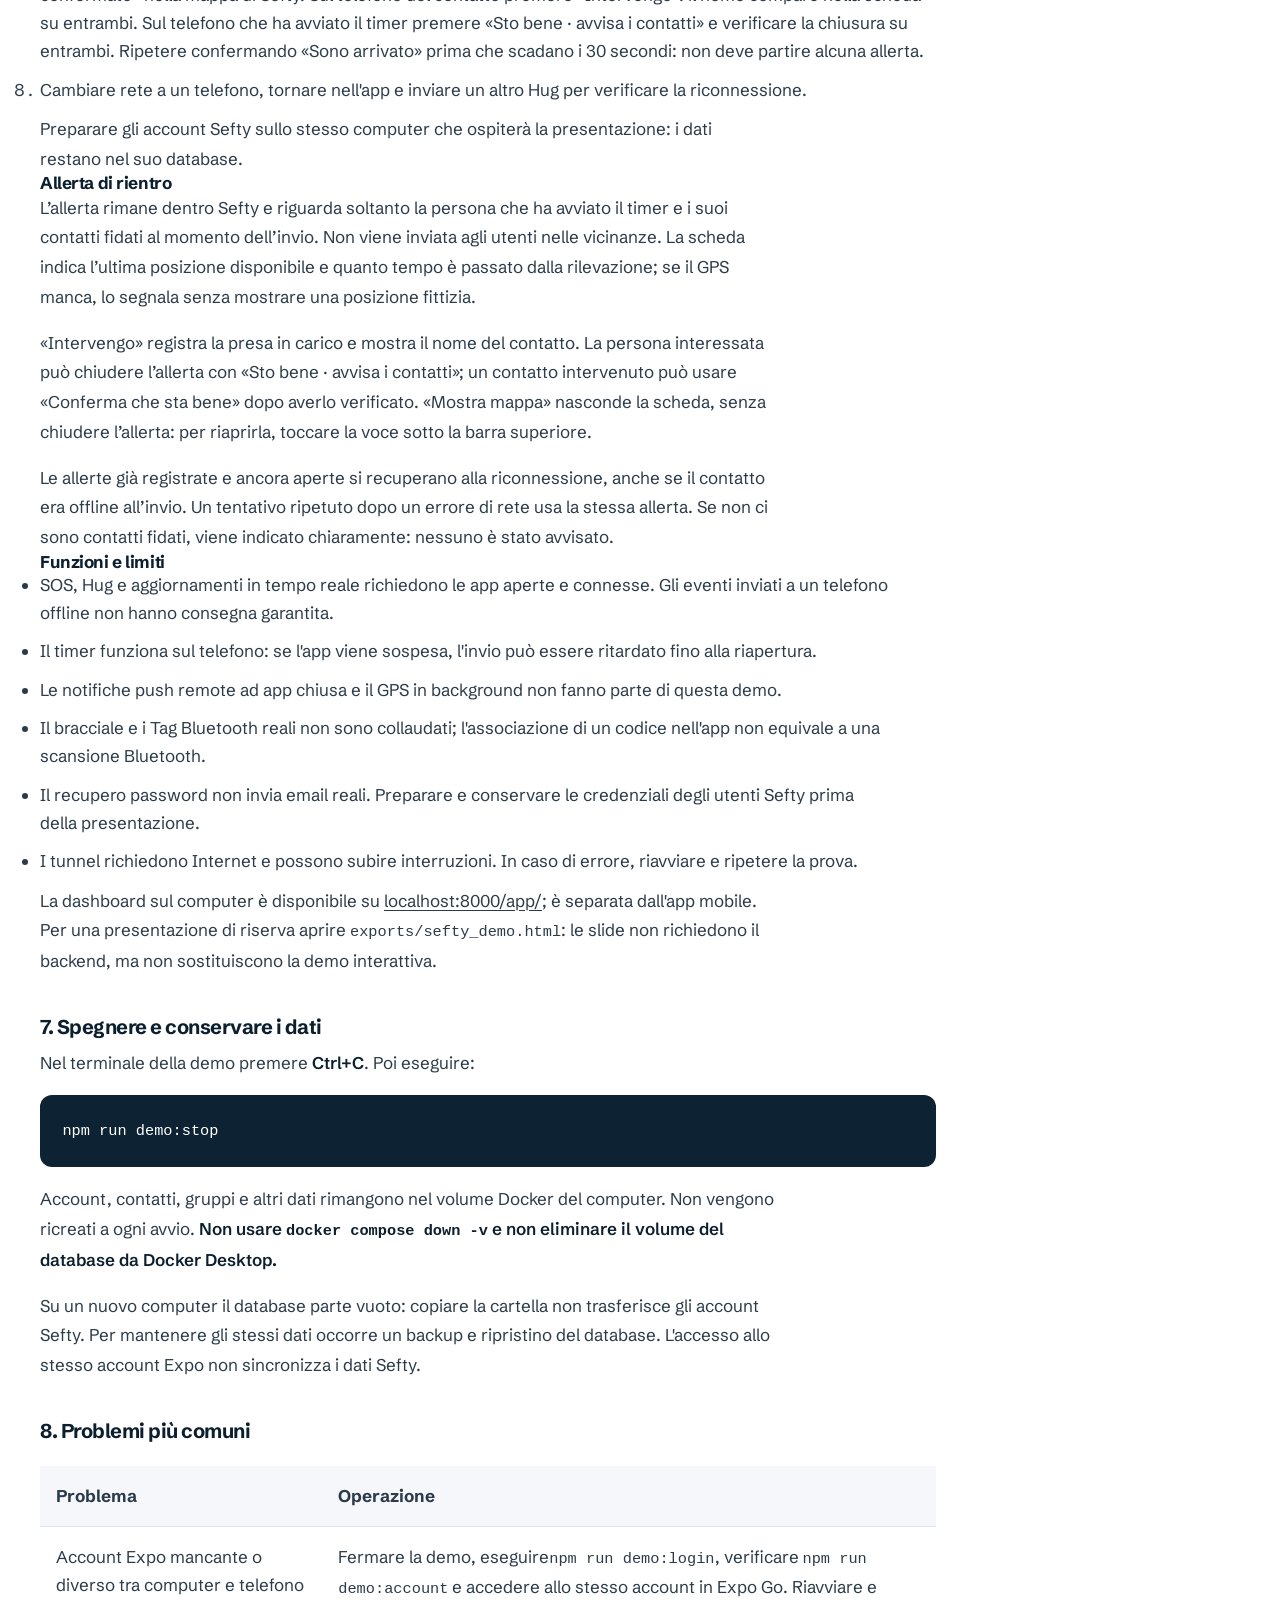
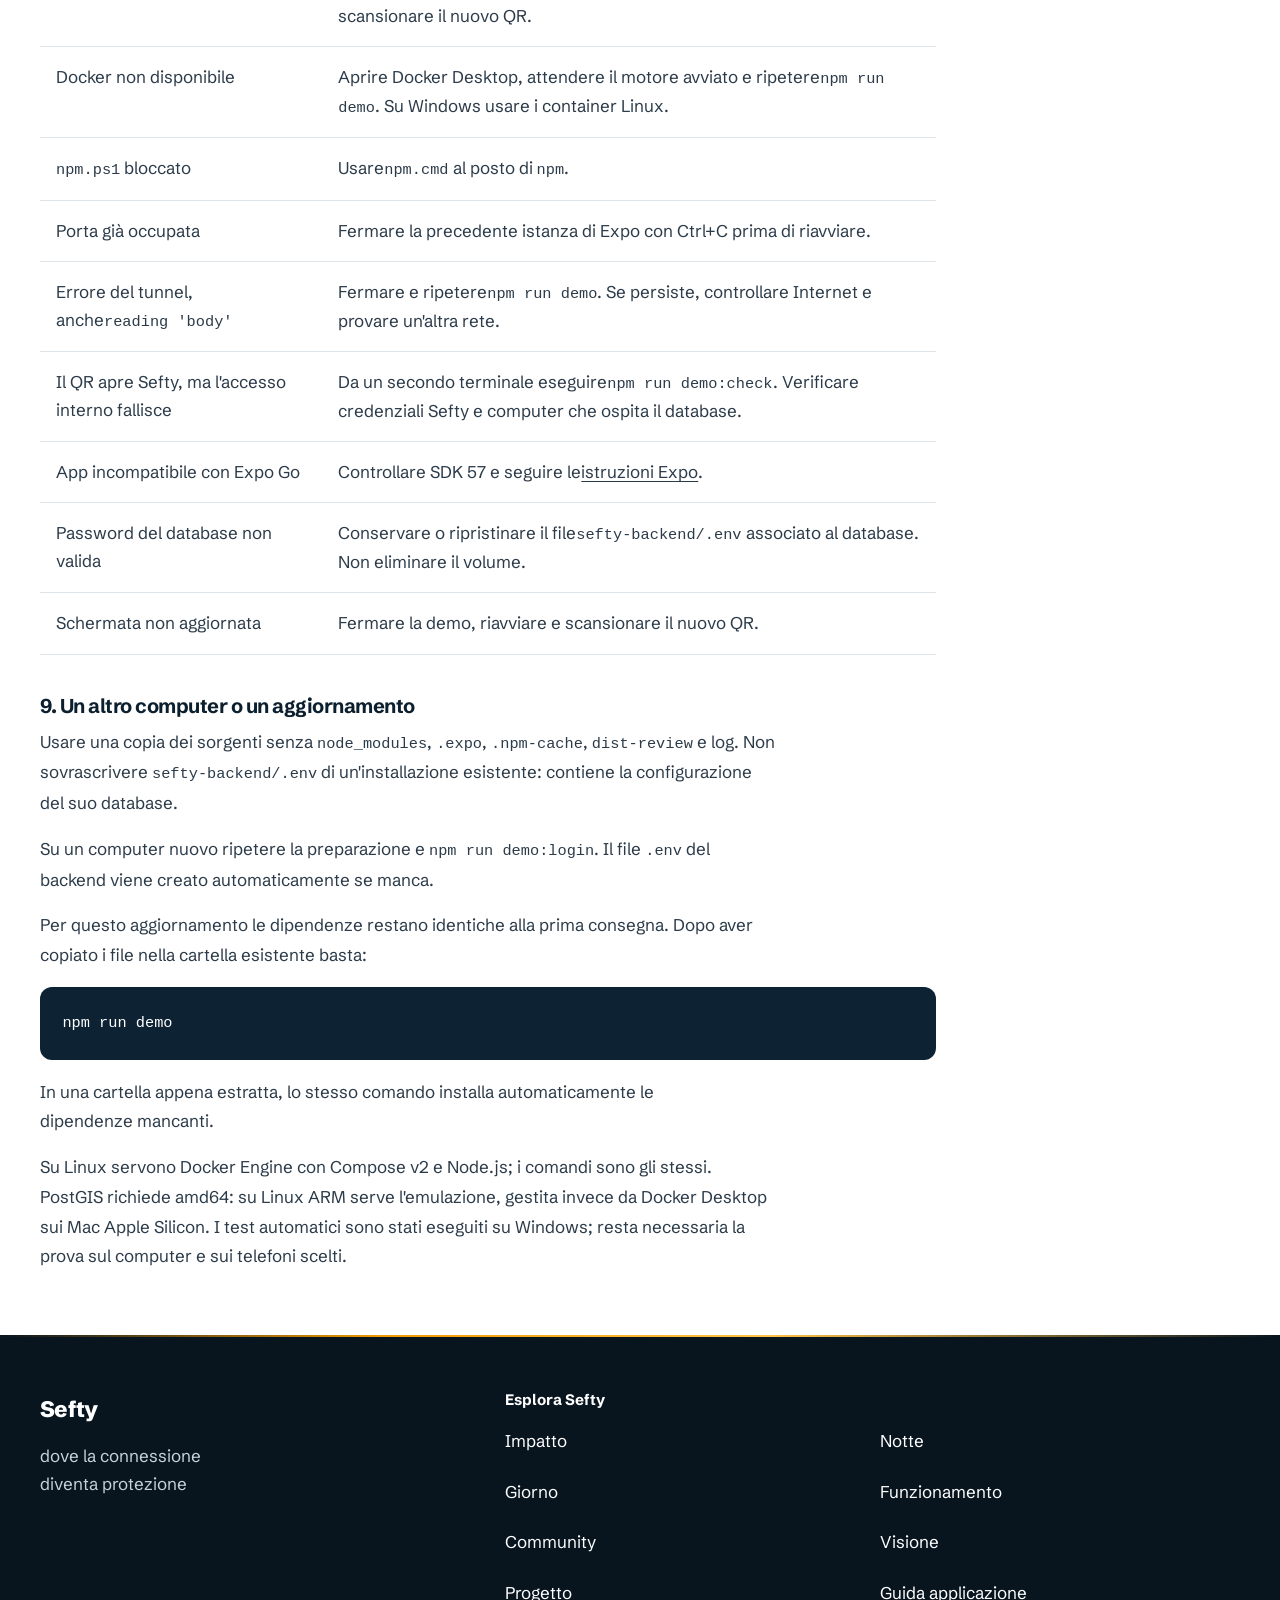
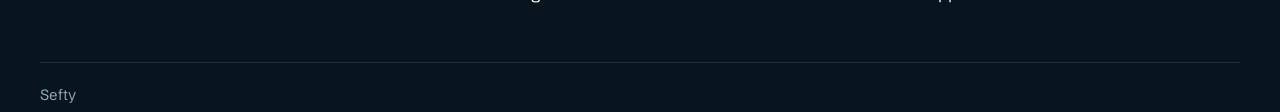
<file: istruzioni.html>
<!DOCTYPE html>
<html lang="it">

<head>
    <meta charset="UTF-8">
    <meta name="viewport" content="width=device-width, initial-scale=1.0">
    <script>

        document.documentElement.classList.add('js');
        setTimeout(function () { if (!window.__sefty) document.documentElement.classList.remove('js'); }, 4000);
    </script>

    <meta name="theme-color" content="#10222f">

    <link rel="icon" href="img/favicon.svg" type="image/svg+xml">

    <link rel="preconnect" href="https://fonts.googleapis.com">
    <link rel="preconnect" href="https://fonts.gstatic.com" crossorigin>
    <link href="https://fonts.googleapis.com/css2?family=Schibsted+Grotesk:wght@400..800&amp;display=swap"
        rel="stylesheet">
    <link rel="stylesheet" href="css/style.css?v=mobile-3">
    <script src="javascripts/index.js?v=mobile-2" defer></script>

    <title>Sefty — Demo con Expo Go</title>
    <meta name="description"
        content="Istruzioni per configurare e avviare la demo Sefty con Expo Go, comandi disponibili e limiti del prototipo.">
    <meta name="robots" content="noindex, nofollow, noarchive, nosnippet"> <!-- disattiva -->
    <link rel="canonical" href="https://www.sefty.it/demo.html">
    <meta property="og:type" content="website">
    <meta property="og:site_name" content="Sefty">
    <meta property="og:locale" content="it_IT">
    <meta property="og:title" content="Sefty — Demo con Expo Go">
    <meta property="og:description"
        content="Istruzioni per configurare e avviare la demo Sefty con Expo Go, comandi disponibili e limiti del prototipo.">
    <meta property="og:image" content="https://www.sefty.it/img/immagine-principale.jpeg">
    <meta property="og:image:width" content="1600">
    <meta property="og:image:height" content="717">
    <meta property="og:image:alt" content="Panorama urbano notturno con strade e connessioni illuminate">
    <meta name="twitter:card" content="summary_large_image">
    <meta name="twitter:title" content="Sefty — Demo con Expo Go">
    <meta name="twitter:description"
        content="Istruzioni per configurare e avviare la demo Sefty con Expo Go, comandi disponibili e limiti del prototipo.">
    <meta name="twitter:image" content="https://www.sefty.it/img/immagine-principale.jpeg">
    <meta name="twitter:image:alt" content="Panorama urbano notturno con strade e connessioni illuminate">
    <meta property="og:url" content="https://www.sefty.it/demo.html">
    <script
        type="application/ld+json">{"@context":"https://schema.org","@graph":[{"@type":"Organization","name":"Sefty","description":"Progetto tecnologico di sicurezza personale, supervisione e rete di supporto.","@id":"https://www.sefty.it/#organization","url":"https://www.sefty.it/"},{"@type":"WebSite","name":"Sefty","inLanguage":"it-IT","@id":"https://www.sefty.it/#website","url":"https://www.sefty.it/","publisher":{"@id":"https://www.sefty.it/#organization"}},{"@type":"WebPage","name":"Sefty — Demo con Expo Go","description":"Istruzioni per configurare e avviare la demo Sefty con Expo Go, comandi disponibili e limiti del prototipo.","inLanguage":"it-IT","@id":"https://www.sefty.it/demo.html#webpage","url":"https://www.sefty.it/demo.html","isPartOf":{"@id":"https://www.sefty.it/#website"},"about":{"@id":"https://www.sefty.it/#organization"},"breadcrumb":{"@id":"https://www.sefty.it/demo.html#breadcrumb"}},{"@type":"BreadcrumbList","@id":"https://www.sefty.it/demo.html#breadcrumb","itemListElement":[{"@type":"ListItem","position":1,"name":"Home","item":"https://www.sefty.it/"},{"@type":"ListItem","position":2,"name":"Demo con Expo Go","item":"https://www.sefty.it/demo.html"}]}]}</script>
    <style>
        .demo-content {
            min-width: 0
        }

        .demo-content code {
            font-size: .9em;
            overflow-wrap: anywhere
        }

        .demo-content pre {
            padding: 1.4rem;
            border-radius: var(--radius-md);
            background: var(--navy-800);
            color: white;
            overflow-x: auto
        }

        .demo-content pre code {
            color: inherit
        }

        .demo-table {
            overflow-x: auto;
            margin: 1.5rem 0
        }

        .demo-table table {
            width: 100%;
            border-collapse: collapse;
            text-align: left
        }

        .demo-table th,
        .demo-table td {
            padding: 1rem;
            border-bottom: 1px solid var(--line);
            vertical-align: top
        }

        .demo-table th {
            background: var(--mist)
        }

        .demo-content h3 {
            margin-top: 2.5rem
        }

        .demo-content li {
            margin-bottom: .65rem
        }

        @media(max-width:600px) {

            .demo-table th,
            .demo-table td {
                padding: .75rem .5rem
            }

            .demo-content pre {
                padding: 1rem
            }
        }

        .demo-layout {
            padding-top: 2rem;
            padding-bottom: 4rem
        }
    </style>
</head>

<body>
    <a class="skip-link" href="#contenuto">Vai al contenuto</a>
    <header class="site-header">
        <div class="wrap header-inner">
            <a class="brand" href="index.html" aria-label="Torna alla home di Sefty">Sefty</a>
            <button class="nav-toggle" id="navToggle" type="button" aria-expanded="false" aria-controls="siteNav"
                aria-label="Apri menu navigazione">
                <svg class="icon icon-open" viewbox="0 0 24 24" aria-hidden="true">
                    <path d="M4 7h16M4 12h16M4 17h16"></path>
                </svg><svg class="icon icon-close" viewbox="0 0 24 24" aria-hidden="true">
                    <path d="M6 6l12 12M18 6 6 18"></path>
                </svg>
            </button>
            <nav class="nav" id="siteNav" aria-label="Menu principale">
                <ul>
                    <li><a href="impatto.html">Impatto</a></li>
                    <li><a href="notte.html">Notte</a></li>
                    <li><a href="giorno.html">Giorno</a></li>
                    <li><a href="funzionamento.html">Funzionamento</a></li>
                    <li><a href="community.html">Community</a></li>
                    <li><a href="visione.html">Visione</a></li>
                    <li><a href="progetto.html">Progetto</a></li>
                </ul>
            </nav>
        </div>
        <div class="progress" aria-hidden="true"><span id="progressBar"></span></div>
    </header>

    <main id="contenuto">
        <div class="page-head rings-light">
            <div class="wrap">
                <div>
                    <nav class="breadcrumbs" aria-label="Percorso"><a href="index.html">Home</a><span
                            aria-hidden="true"> / </span><span aria-current="page">Demo con Expo Go</span></nav>
                    <h1><span class="hw"><span style="--w:0">Demo con Expo Go</span></span></h1>
                    <p class="lead">Preparare e avviare la demo Sefty con Expo Go.</p>
                </div>
                <div class="page-art" aria-hidden="true"><svg class="art-svg" viewbox="0 0 360 220"
                        preserveaspectratio="xMidYMid slice" aria-hidden="true" focusable="false">
                        <g fill="none" stroke="currentColor" stroke-opacity=".3">
                            <path d="M180 110 L52 48"></path>
                            <path d="M180 110 L312 56"></path>
                            <path d="M180 110 L44 168"></path>
                            <path d="M180 110 L320 172"></path>
                            <path d="M180 110 L96 204"></path>
                            <path d="M180 110 L268 20"></path>
                        </g>
                        <g fill="none" stroke="var(--signal)" stroke-width="1.6">
                            <circle class="rip" style="--delay:0s" cx="180" cy="110" r="46"></circle>
                            <circle class="rip" style="--delay:0.6s" cx="180" cy="110" r="46"></circle>
                            <circle class="rip" style="--delay:1.2s" cx="180" cy="110" r="46"></circle>
                        </g>
                        <g fill="currentColor">
                            <circle class="pop" style="--i:0" cx="52" cy="48" r="5"></circle>
                            <circle class="pop" style="--i:1" cx="312" cy="56" r="5"></circle>
                            <circle class="pop" style="--i:2" cx="44" cy="168" r="5"></circle>
                            <circle class="pop" style="--i:3" cx="320" cy="172" r="5"></circle>
                            <circle class="pop" style="--i:4" cx="96" cy="204" r="5"></circle>
                            <circle class="pop" style="--i:5" cx="268" cy="20" r="5"></circle>
                        </g>
                        <rect x="152" y="-12" width="56" height="84" fill="var(--art-strap)"></rect>
                        <rect x="152" y="148" width="56" height="84" fill="var(--art-strap)"></rect>
                        <rect x="138" y="68" width="84" height="84" rx="24" fill="var(--art-solid)"
                            stroke="currentColor" stroke-width="2"></rect>
                        <circle cx="180" cy="110" r="24" fill="none" stroke="currentColor" stroke-opacity=".55"
                            stroke-width="1.5"></circle>
                        <circle cx="180" cy="110" r="9" fill="var(--signal)"></circle>
                        <rect x="220" y="98" width="7" height="24" rx="3" fill="var(--signal)"></rect>
                    </svg></div>
            </div>
        </div>
        <div class="wrap demo-layout">
            <div class="prose demo-content">
                <section id="istruzioni-riassuntive">
<h2>Istruzioni riassuntive</h2>
<h3>Sefty — Guida alla demo con Expo Go</h3>
<p>La demo funziona con un computer Windows o Mac e telefoni iPhone/Android, anche su Wi-Fi diversi o rete mobile. Il computer deve restare acceso e connesso a Internet.</p>
<h3>1. Preparare computer e telefoni</h3>
<p><strong>Aggiornamento Android del 22 settembre 2026:</strong> corretto il blocco di avvio relativo alle notifiche push in Expo Go. Per aggiornare una cartella già utilizzata, fermare la demo con Ctrl+C e copiare i file della nuova consegna nella cartella esistente, conservando <code>sefty-backend/.env</code> e il database Docker. Riavviare con <code>npm run demo</code> e scansionare il QR corrente.</p>
<p>Se si estrae la ZIP in una cartella nuova sullo stesso computer, l&#x27;avvio recupera automaticamente la configurazione dalla precedente installazione Docker, anche dopo un normale spegnimento dei servizi. Conservare la cartella precedente fino alla verifica della nuova. Se i container precedenti sono stati eliminati o erano già in errore, può essere necessario copiarne il file <code>sefty-backend/.env</code>: il programma lo segnala senza generare password incompatibili. Non cancellare il volume del database.</p>
<p><strong>Mappa Android:</strong> su un telefono l&#x27;app si apre ma non carica strade e nomi, pur mostrando segnalazioni e zone. Questo problema non è risolto dalla correzione delle notifiche. Prima della presentazione verificare la cartografia sui telefoni scelti; i dettagli del controllo sono in <a href="REVISIONE_I3P.md">REVISIONE_I3P.md</a>.</p>
<p>Sul computer installare:</p>
<ul><li><a href="https://nodejs.org/">Node.js</a>: versione 24 LTS, oppure 22.13 o successiva della serie 22.</li><li><a href="https://www.docker.com/products/docker-desktop/">Docker Desktop</a>: versione adatta a Windows o Mac. Su Windows usare i container Linux e completare l&#x27;eventuale configurazione WSL2 richiesta da Docker.</li></ul>
<p>Sui telefoni installare <strong>Expo Go compatibile</strong>. Prima della presentazione provare gli stessi dispositivi che verranno utilizzati.</p>
<p>Estrarre la cartella <strong>DemoSefty</strong> in una posizione locale, ad esempio Documenti. Non avviare il progetto dentro un file ZIP. </p>
<p>La ZIP contiene il progetto e le guide, senza password, account personali o database di prova. Su un nuovo computer il primo avvio genera la configurazione e un database vuoto: registrare gli utenti Sefty da usare nella presentazione. Gli avvii successivi conservano i dati inseriti.</p>
<p><strong>Aprire Docker Desktop e attendere che il motore sia avviato.</strong></p>
<h3>2. Creare l&#x27;account Expo dedicato a Sefty</h3>
<p>Questa operazione va eseguita <strong>una sola volta</strong> per la demo.</p>
<ol><li>Aprire <a href="https://expo.dev/signup">expo.dev/signup</a>.</li><li>Usare un indirizzo email gestito dal team Sefty e scegliere un nome riconoscibile, ad esempio <code>sefty-demo</code> se disponibile.</li><li>Impostare una password dedicata, completare la registrazione e l&#x27;eventuale verifica email.</li><li>Conservare le credenziali nel gestore password del team e renderle disponibili alle persone che preparano i telefoni. Non inserirle nei file del progetto.</li></ol>
<p>L&#x27;account Expo serve ad aprire il progetto in Expo Go. Non servono un account Apple Developer o un piano di build a pagamento.</p>
<p><strong>Usare lo stesso account Expo sul computer e in Expo Go su tutti i telefoni della demo.</strong> Questo requisito è obbligatorio su iPhone con Expo Go SDK 57 (<a href="https://expo.dev/changelog/expo-go-57-login">annuncio Expo</a>).</p>
<p>Gli account <strong>Sefty</strong> sono separati da Expo: utilizzare due utenti Sefty diversi per provare contatti, SOS, Hug e gruppi.</p>
<h3>3. Collegare il computer all&#x27;account Expo</h3>
<p>Aprire un terminale nella cartella <strong>DemoSefty</strong>, quella che contiene questo documento e <code>package.json</code>.</p>
<ul><li><strong>Windows:</strong> aprire la cartella in Esplora file e scegliere «Apri nel terminale» dal menu contestuale. In alternativa aprire PowerShell e usare <code>cd &quot;percorso della cartella DemoSefty&quot;</code>.</li><li><strong>Mac:</strong> aprire Terminale, digitare <code>cd </code> seguito da uno spazio, trascinare la cartella DemoSefty nella finestra e premere Invio.</li></ul>
<p>Eseguire:</p>
<pre><code>npm run demo:login</code></pre>
<p>Il comando installa le dipendenze mancanti. Il primo avvio può richiedere alcuni minuti. Completare il login Expo seguendo le istruzioni del terminale, usando l&#x27;account dedicato alla demo. Se si apre il browser, verificare di selezionare quell&#x27;account.</p>
<p>Per controllare l&#x27;account:</p>
<pre><code>npm run demo:account</code></pre>
<p>Il nome mostrato deve essere quello dell&#x27;account dedicato Sefty. Se compare un altro account, ripetere <code>npm run demo:login</code> con quello corretto.</p>
<p><strong>Su Windows:</strong> se PowerShell blocca <code>npm.ps1</code>, sostituire <code>npm</code> con <code>npm.cmd</code> in tutti i comandi, ad esempio <code>npm.cmd run demo:login</code>. Non occorre modificare le impostazioni di sicurezza di PowerShell.</p>
<h3>4. Collegare i telefoni allo stesso account</h3>
<p>Su ogni telefono:</p>
<ol><li>Aprire Expo Go e toccare l&#x27;avatar in alto a destra.</li><li>Se è presente un account personale diverso, effettuare il logout.</li><li>Accedere con l&#x27;account Expo dedicato a Sefty.</li><li>Verificare che il nome utente coincida con quello mostrato da <code>npm run demo:account</code> sul computer.</li></ol>
<p>Le vecchie voci Sefty nella cronologia non impediscono il funzionamento. Utilizzare il QR generato dal nuovo avvio.</p>
<h3>5. Avviare la demo</h3>
<p>Con Docker Desktop aperto, dalla cartella DemoSefty eseguire:</p>
<pre><code>npm run demo</code></pre>
<p>Il comando controlla l&#x27;accesso Expo, avvia il database e gli altri servizi, apre il collegamento Internet del backend e genera il QR di Expo Go. Al primo avvio vengono scaricati anche i componenti Docker: attendere il completamento.</p>
<p>Non occorre installare ngrok manualmente, creare un account Cloudflare o modificare indirizzi nei file.</p>
<ul><li><strong>iPhone:</strong> scansionare il QR con Fotocamera e aprire il collegamento in Expo Go.</li><li><strong>Android:</strong> aprire Expo Go e utilizzare la funzione di scansione del QR.</li><li>Attendere il caricamento dell&#x27;app; la prima volta può servire più tempo.</li><li>Dentro Sefty, registrare o utilizzare un account diverso su ciascun telefono.</li><li>Consentire la posizione precisa durante l&#x27;uso dell&#x27;app e le eventuali notifiche locali richieste.</li></ul>
<p>Mantenere le app <strong>aperte in primo piano</strong>, il terminale aperto e il computer collegato all&#x27;alimentazione. Disattivare la sospensione e non chiudere il coperchio del portatile. Non avviare più copie della demo contemporaneamente sullo stesso computer.</p>
<p>Il QR può cambiare dopo un riavvio: usare sempre quello corrente. L&#x27;indirizzo «Backend HTTPS» stampato nel terminale è configurato automaticamente e non va scansionato al posto del QR.</p>
<h3>6. Preparare la presentazione</h3>
<p>La barra inferiore contiene cinque comandi:</p>
<ul><li><strong>mappa:</strong> torna alla posizione attuale e chiude le informazioni della zona.</li><li><strong>giorno</strong>, con il simbolo del sole: apre gruppi e sessioni condivise.</li><li><strong>SOS:</strong> invia la richiesta di allarme.</li><li><strong>contatti</strong>, con il simbolo del gruppo: apre contatti fidati e richieste in attesa.</li><li><strong>rientro</strong>, con il simbolo del timer: apre il timer di rientro.</li></ul>
<p>Toccare una circoscrizione sulla mappa per mostrarne le informazioni. Il menu in alto a sinistra contiene le impostazioni e si chiude toccando la mappa, scorrendo verso sinistra o premendo la X.</p>
<p>Eseguire una prova completa prima della presentazione, con un telefono sulla rete mobile e l&#x27;altro sul Wi-Fi:</p>
<ol><li>Aprire Sefty su entrambi e accedere con due utenti distinti.</li><li>Aggiungere il secondo utente ai contatti fidati e accettare la richiesta dall&#x27;altro telefono.</li><li>Inviare un Haptic Hug e controllarne la ricezione.</li><li>Inviare un SOS, premere «Intervengo» sull&#x27;altro telefono e verificare la conferma. Chiudere il SOS e controllare che scompaia da entrambi. Non attivare la chiamata al 112 durante la prova.</li><li>Inviare una segnalazione sulla mappa e verificarla sull&#x27;altro telefono.</li><li>Creare un gruppo Sefty Giorno, far entrare il secondo utente tramite invito, avviare e terminare la sessione. Provare il GPS all&#x27;aperto; al chiuso non basare la presentazione su distanze di pochi metri.</li><li>Impostare il timer a un minuto e attendere anche i 30 secondi di verifica. Sui due telefoni compare «Rientro non confermato» nella mappa di Sefty. Sul telefono del contatto premere «Intervengo»: il nome compare nella scheda su entrambi. Sul telefono che ha avviato il timer premere «Sto bene · avvisa i contatti» e verificare la chiusura su entrambi. Ripetere confermando «Sono arrivato» prima che scadano i 30 secondi: non deve partire alcuna allerta.</li><li>Cambiare rete a un telefono, tornare nell&#x27;app e inviare un altro Hug per verificare la riconnessione.</li></ol>
<p>Preparare gli account Sefty sullo stesso computer che ospiterà la presentazione: i dati restano nel suo database.</p>
<h4>Allerta di rientro</h4>
<p>L’allerta rimane dentro Sefty e riguarda soltanto la persona che ha avviato il timer e i suoi contatti fidati al momento dell’invio. Non viene inviata agli utenti nelle vicinanze. La scheda indica l’ultima posizione disponibile e quanto tempo è passato dalla rilevazione; se il GPS manca, lo segnala senza mostrare una posizione fittizia.</p>
<p>«Intervengo» registra la presa in carico e mostra il nome del contatto. La persona interessata può chiudere l’allerta con «Sto bene · avvisa i contatti»; un contatto intervenuto può usare «Conferma che sta bene» dopo averlo verificato. «Mostra mappa» nasconde la scheda, senza chiudere l’allerta: per riaprirla, toccare la voce sotto la barra superiore.</p>
<p>Le allerte già registrate e ancora aperte si recuperano alla riconnessione, anche se il contatto era offline all’invio. Un tentativo ripetuto dopo un errore di rete usa la stessa allerta. Se non ci sono contatti fidati, viene indicato chiaramente: nessuno è stato avvisato.</p>
<h4>Funzioni e limiti</h4>
<ul><li>SOS, Hug e aggiornamenti in tempo reale richiedono le app aperte e connesse. Gli eventi inviati a un telefono offline non hanno consegna garantita.</li><li>Il timer funziona sul telefono: se l&#x27;app viene sospesa, l&#x27;invio può essere ritardato fino alla riapertura.</li><li>Le notifiche push remote ad app chiusa e il GPS in background non fanno parte di questa demo.</li><li>Il bracciale e i Tag Bluetooth reali non sono collaudati; l&#x27;associazione di un codice nell&#x27;app non equivale a una scansione Bluetooth.</li><li>Il recupero password non invia email reali. Preparare e conservare le credenziali degli utenti Sefty prima della presentazione.</li><li>I tunnel richiedono Internet e possono subire interruzioni. In caso di errore, riavviare e ripetere la prova.</li></ul>
<p>La dashboard sul computer è disponibile su <a href="http://localhost:8000/app/">localhost:8000/app/</a>; è separata dall&#x27;app mobile. Per una presentazione di riserva aprire <code>exports/sefty_demo.html</code>: le slide non richiedono il backend, ma non sostituiscono la demo interattiva.</p>
<h3>7. Spegnere e conservare i dati</h3>
<p>Nel terminale della demo premere <strong>Ctrl+C</strong>. Poi eseguire:</p>
<pre><code>npm run demo:stop</code></pre>
<p>Account, contatti, gruppi e altri dati rimangono nel volume Docker del computer. Non vengono ricreati a ogni avvio. <strong>Non usare <code>docker compose down -v</code> e non eliminare il volume del database da Docker Desktop.</strong></p>
<p>Su un nuovo computer il database parte vuoto: copiare la cartella non trasferisce gli account Sefty. Per mantenere gli stessi dati occorre un backup e ripristino del database. L&#x27;accesso allo stesso account Expo non sincronizza i dati Sefty.</p>
<h3>8. Problemi più comuni</h3>
<div class="demo-table" role="region" aria-label="Problemi più comuni" tabindex="0"><table><thead><tr><th scope="col">Problema</th><th scope="col">Operazione</th></tr></thead><tbody><tr><td>Account Expo mancante o diverso tra computer e telefono</td><td>Fermare la demo, eseguire<code>npm run demo:login</code>, verificare <code>npm run demo:account</code> e accedere allo stesso account in Expo Go. Riavviare e scansionare il nuovo QR.</td></tr><tr><td>Docker non disponibile</td><td>Aprire Docker Desktop, attendere il motore avviato e ripetere<code>npm run demo</code>. Su Windows usare i container Linux.</td></tr><tr><td><code>npm.ps1</code> bloccato</td><td>Usare<code>npm.cmd</code> al posto di <code>npm</code>.</td></tr><tr><td>Porta già occupata</td><td>Fermare la precedente istanza di Expo con Ctrl+C prima di riavviare.</td></tr><tr><td>Errore del tunnel, anche<code>reading &#x27;body&#x27;</code></td><td>Fermare e ripetere<code>npm run demo</code>. Se persiste, controllare Internet e provare un&#x27;altra rete.</td></tr><tr><td>Il QR apre Sefty, ma l&#x27;accesso interno fallisce</td><td>Da un secondo terminale eseguire<code>npm run demo:check</code>. Verificare credenziali Sefty e computer che ospita il database.</td></tr><tr><td>App incompatibile con Expo Go</td><td>Controllare SDK 57 e seguire le<a href="https://docs.expo.dev/troubleshooting/expo-go-version-mismatch/">istruzioni Expo</a>.</td></tr><tr><td>Password del database non valida</td><td>Conservare o ripristinare il file<code>sefty-backend/.env</code> associato al database. Non eliminare il volume.</td></tr><tr><td>Schermata non aggiornata</td><td>Fermare la demo, riavviare e scansionare il nuovo QR.</td></tr></tbody></table></div>
<h3>9. Un altro computer o un aggiornamento</h3>
<p>Usare una copia dei sorgenti senza <code>node_modules</code>, <code>.expo</code>, <code>.npm-cache</code>, <code>dist-review</code> e log. Non sovrascrivere <code>sefty-backend/.env</code> di un&#x27;installazione esistente: contiene la configurazione del suo database.</p>
<p>Su un computer nuovo ripetere la preparazione e <code>npm run demo:login</code>. Il file <code>.env</code> del backend viene creato automaticamente se manca.</p>
<p>Per questo aggiornamento le dipendenze restano identiche alla prima consegna. Dopo aver copiato i file nella cartella esistente basta:</p>
<pre><code>npm run demo</code></pre>
<p>In una cartella appena estratta, lo stesso comando installa automaticamente le dipendenze mancanti.</p>
<p>Su Linux servono Docker Engine con Compose v2 e Node.js; i comandi sono gli stessi. PostGIS richiede amd64: su Linux ARM serve l&#x27;emulazione, gestita invece da Docker Desktop sui Mac Apple Silicon. I test automatici sono stati eseguiti su Windows; resta necessaria la prova sul computer e sui telefoni scelti.</p>
</section>
            </div>
        </div>
    </main>

    <footer class="site-footer">
        <div class="wrap">
            <div class="footer-grid">
                <div><a class="brand" href="index.html">Sefty</a>
                    <p class="footer-tagline">dove la connessione diventa protezione</p>
                </div>
                <nav class="footer-nav-wide" aria-label="Esplora Sefty">
                    <h2>Esplora Sefty</h2>
                    <ul class="footer-links">
                        <li><a href="impatto.html">Impatto</a></li>
                        <li><a href="notte.html">Notte</a></li>
                        <li><a href="giorno.html">Giorno</a></li>
                        <li><a href="funzionamento.html">Funzionamento</a></li>
                        <li><a href="community.html">Community</a></li>
                        <li><a href="visione.html">Visione</a></li>
                        <li><a href="progetto.html">Progetto</a></li>
                        <li><a href="istruzioni.html">Guida applicazione</a></li>
                    </ul>
                </nav>
            </div>
            <p class="legal">Sefty</p>
        </div>
    </footer>

</body>

</html>
</file>
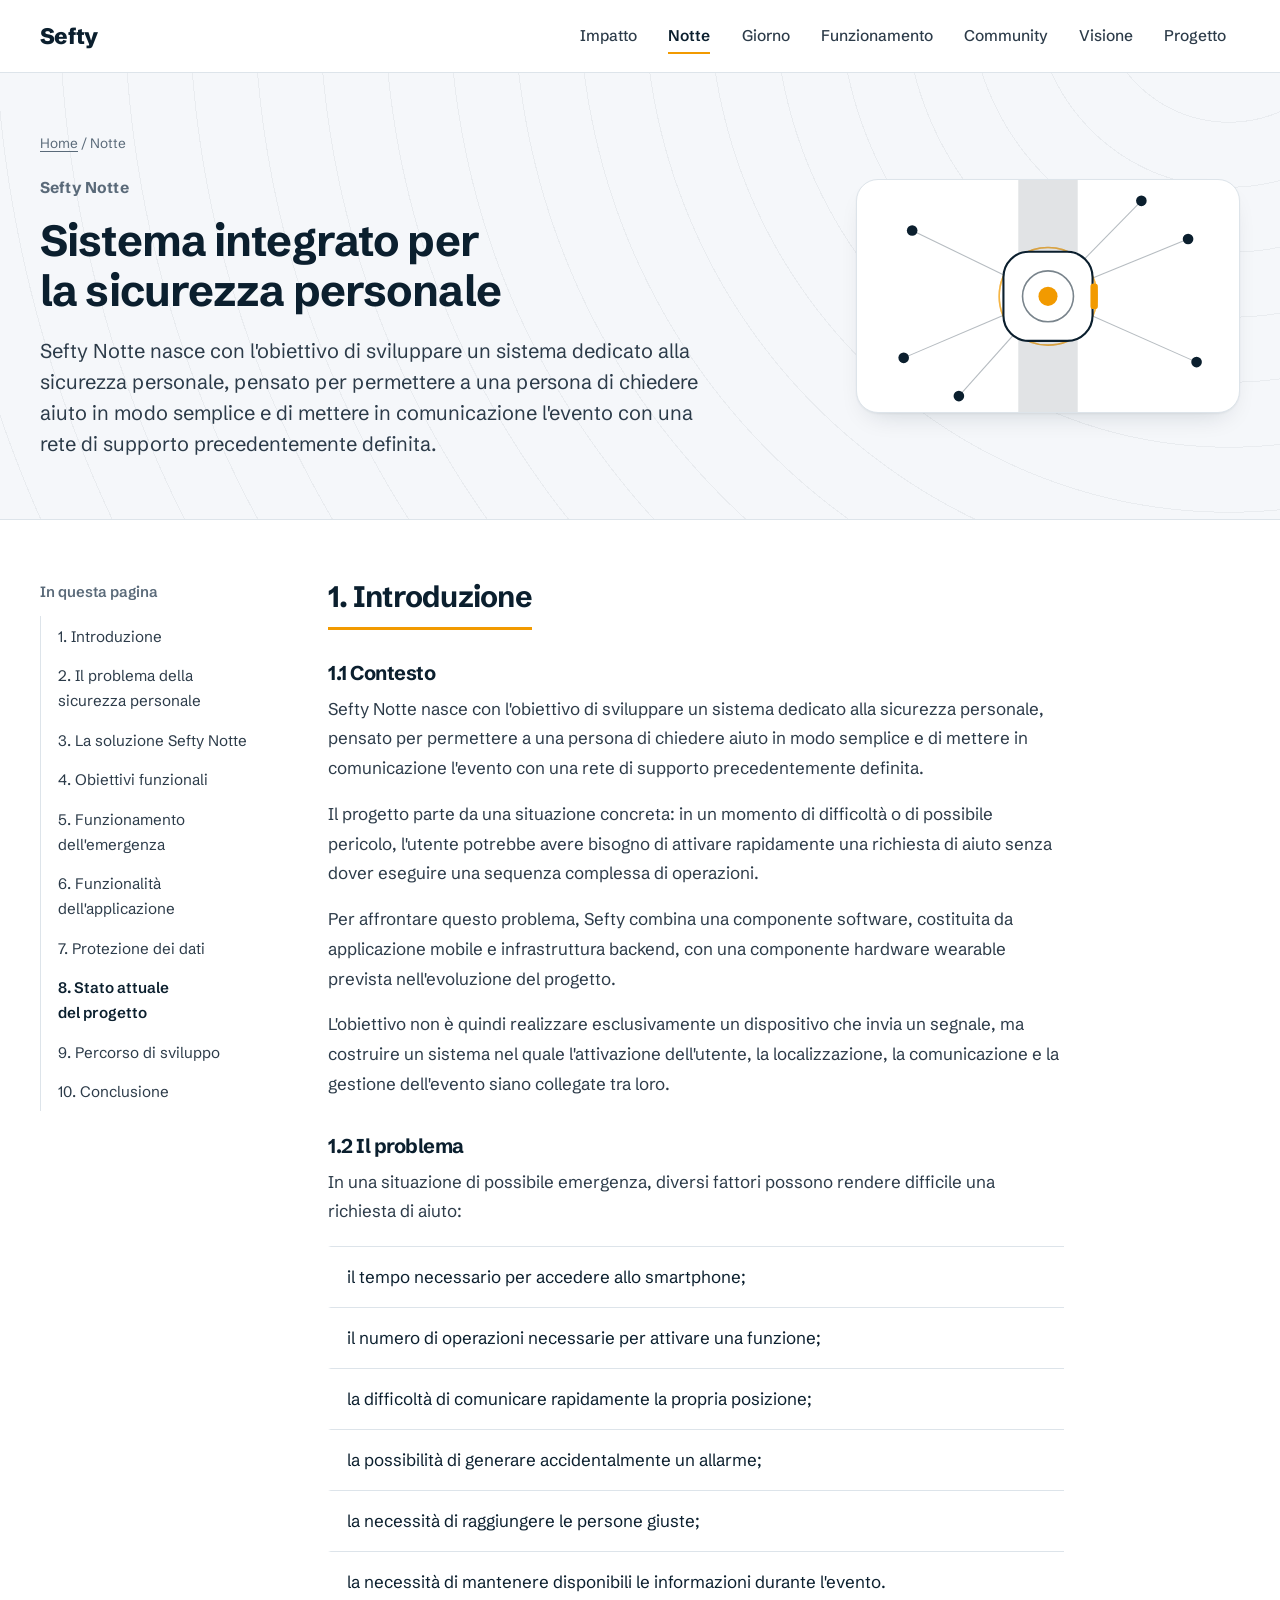
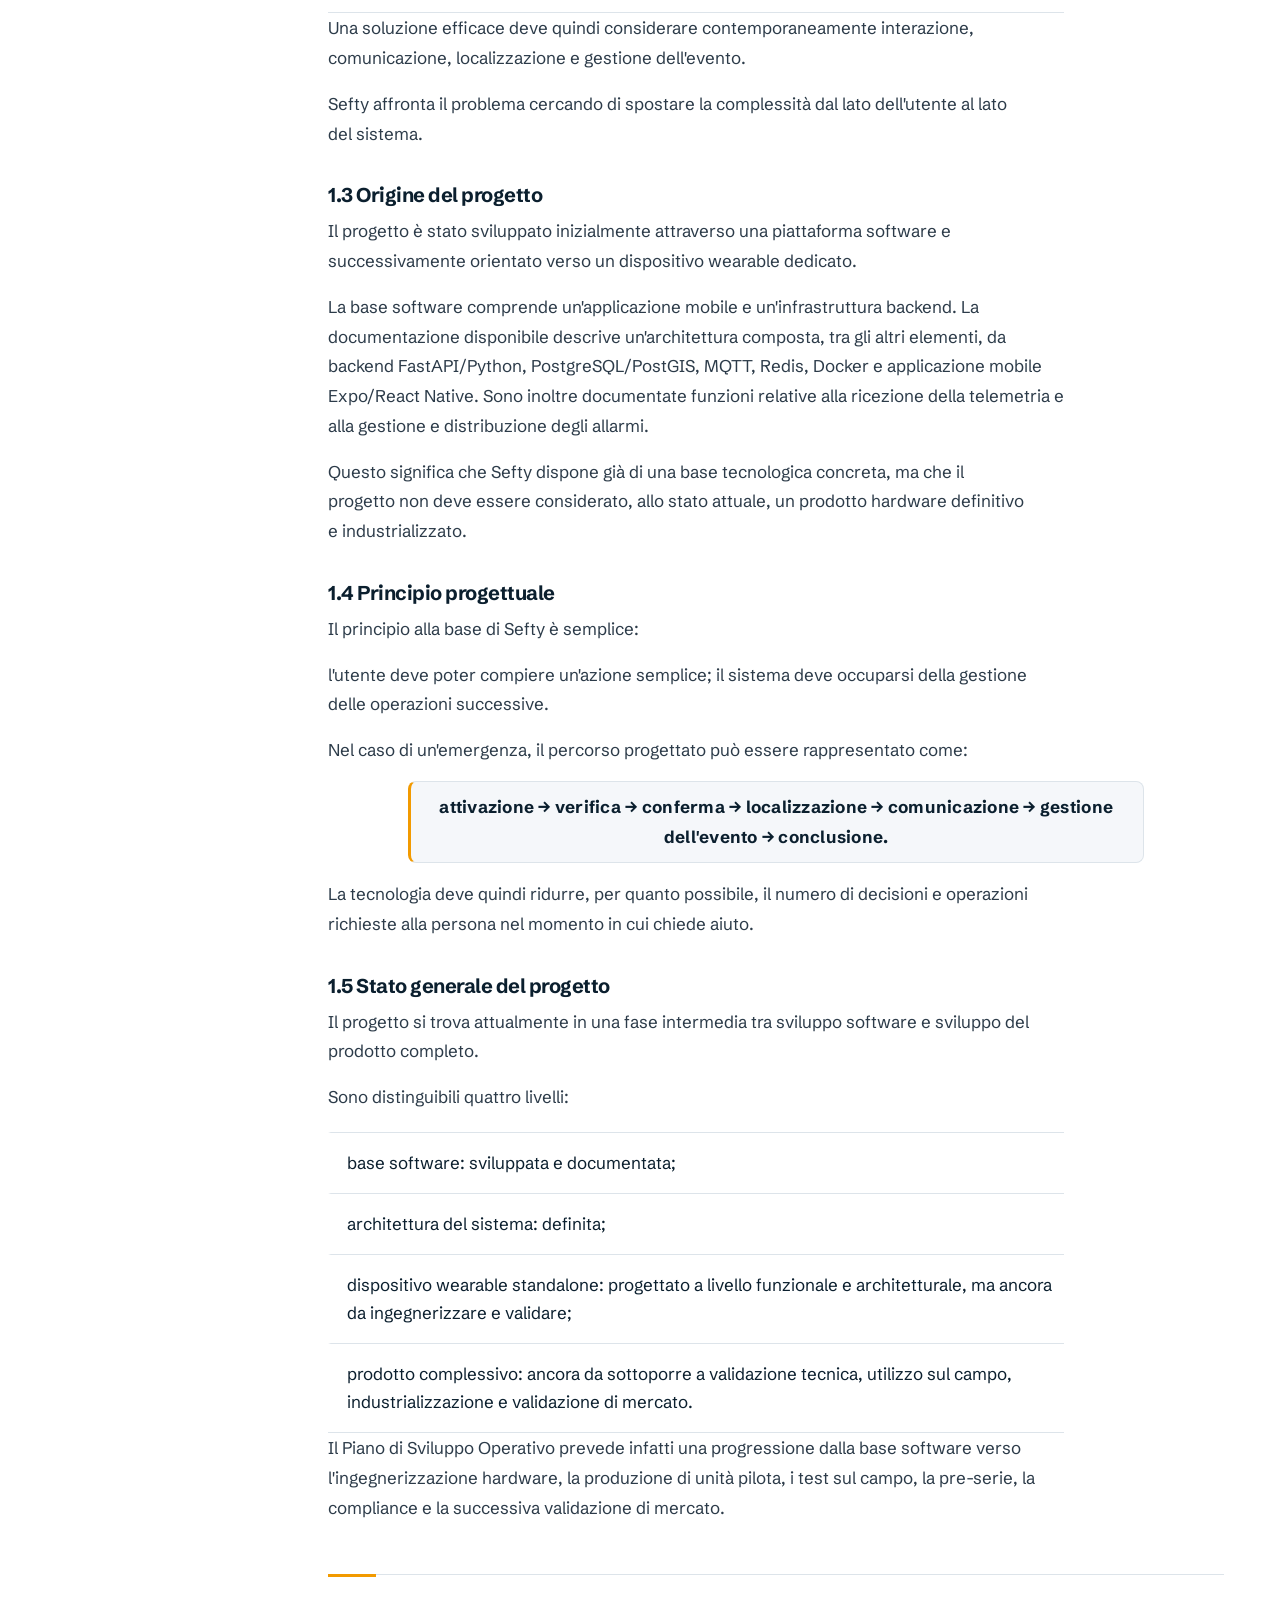
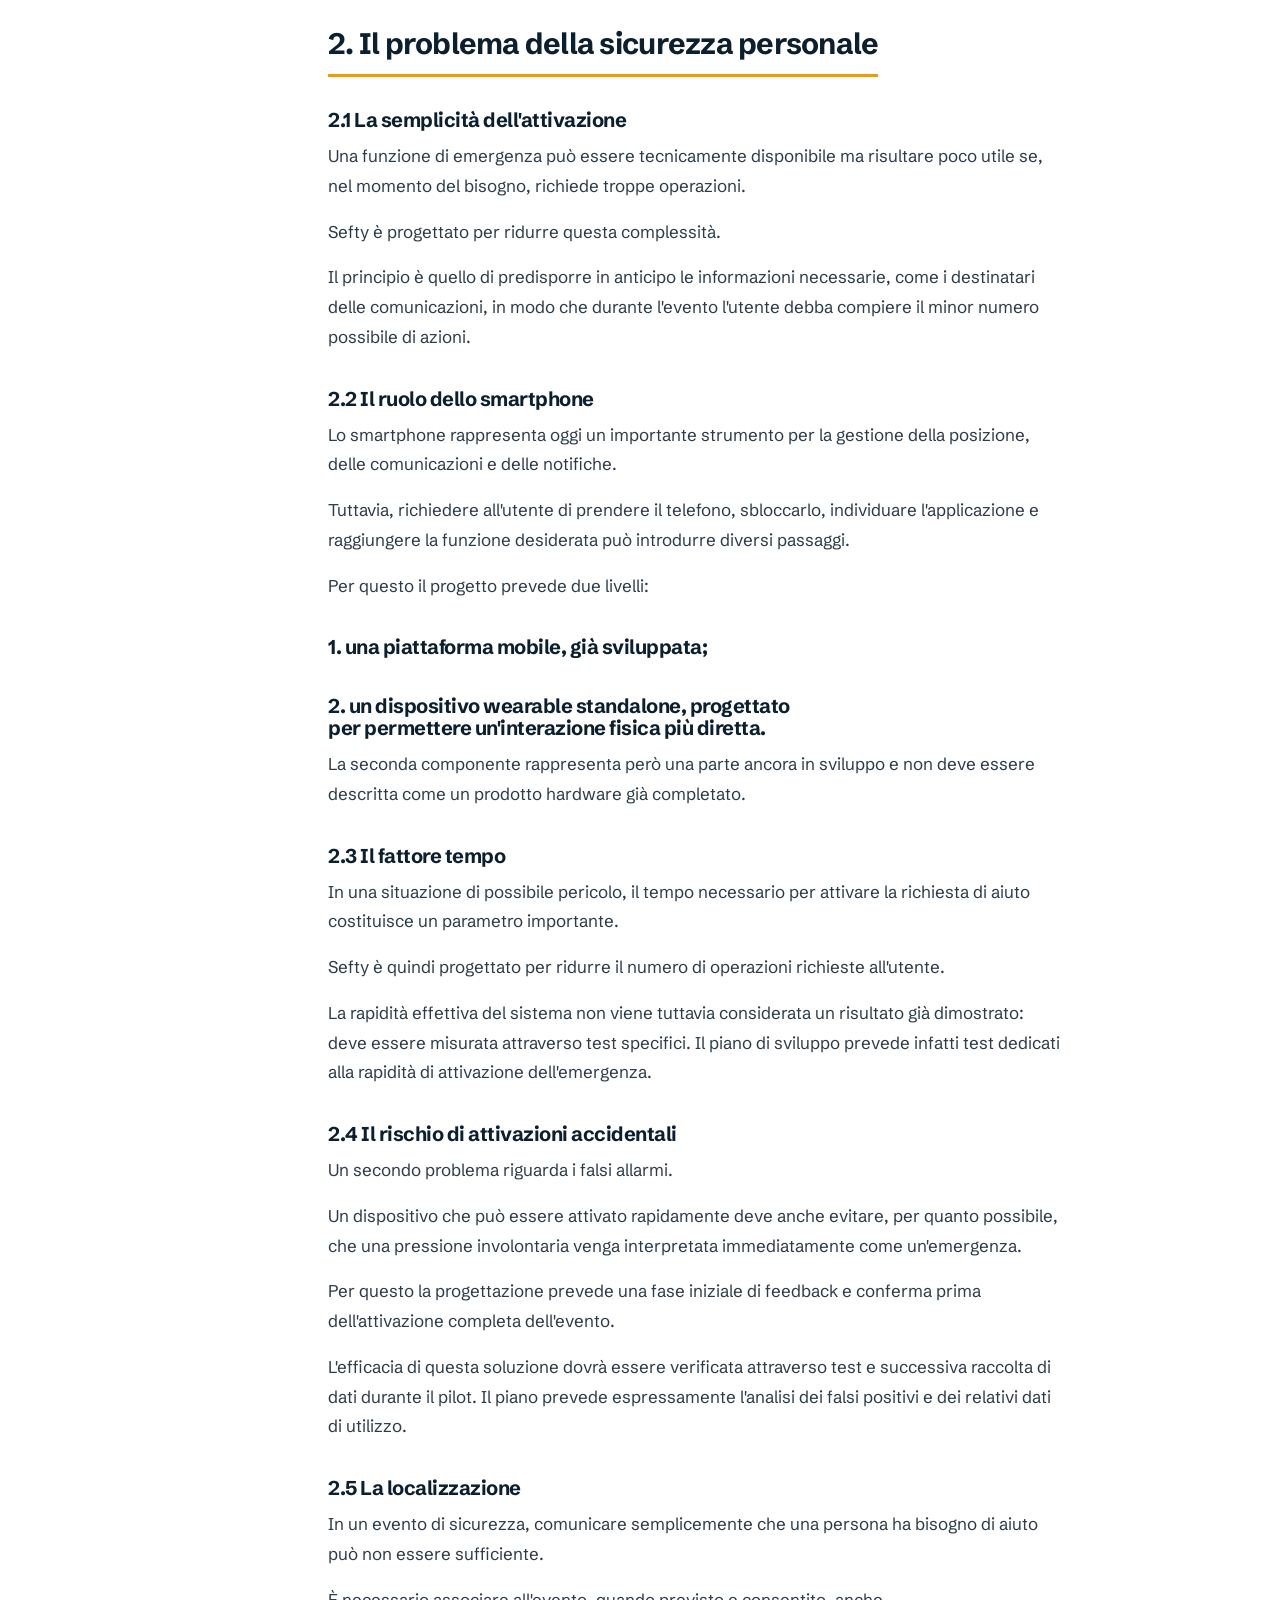
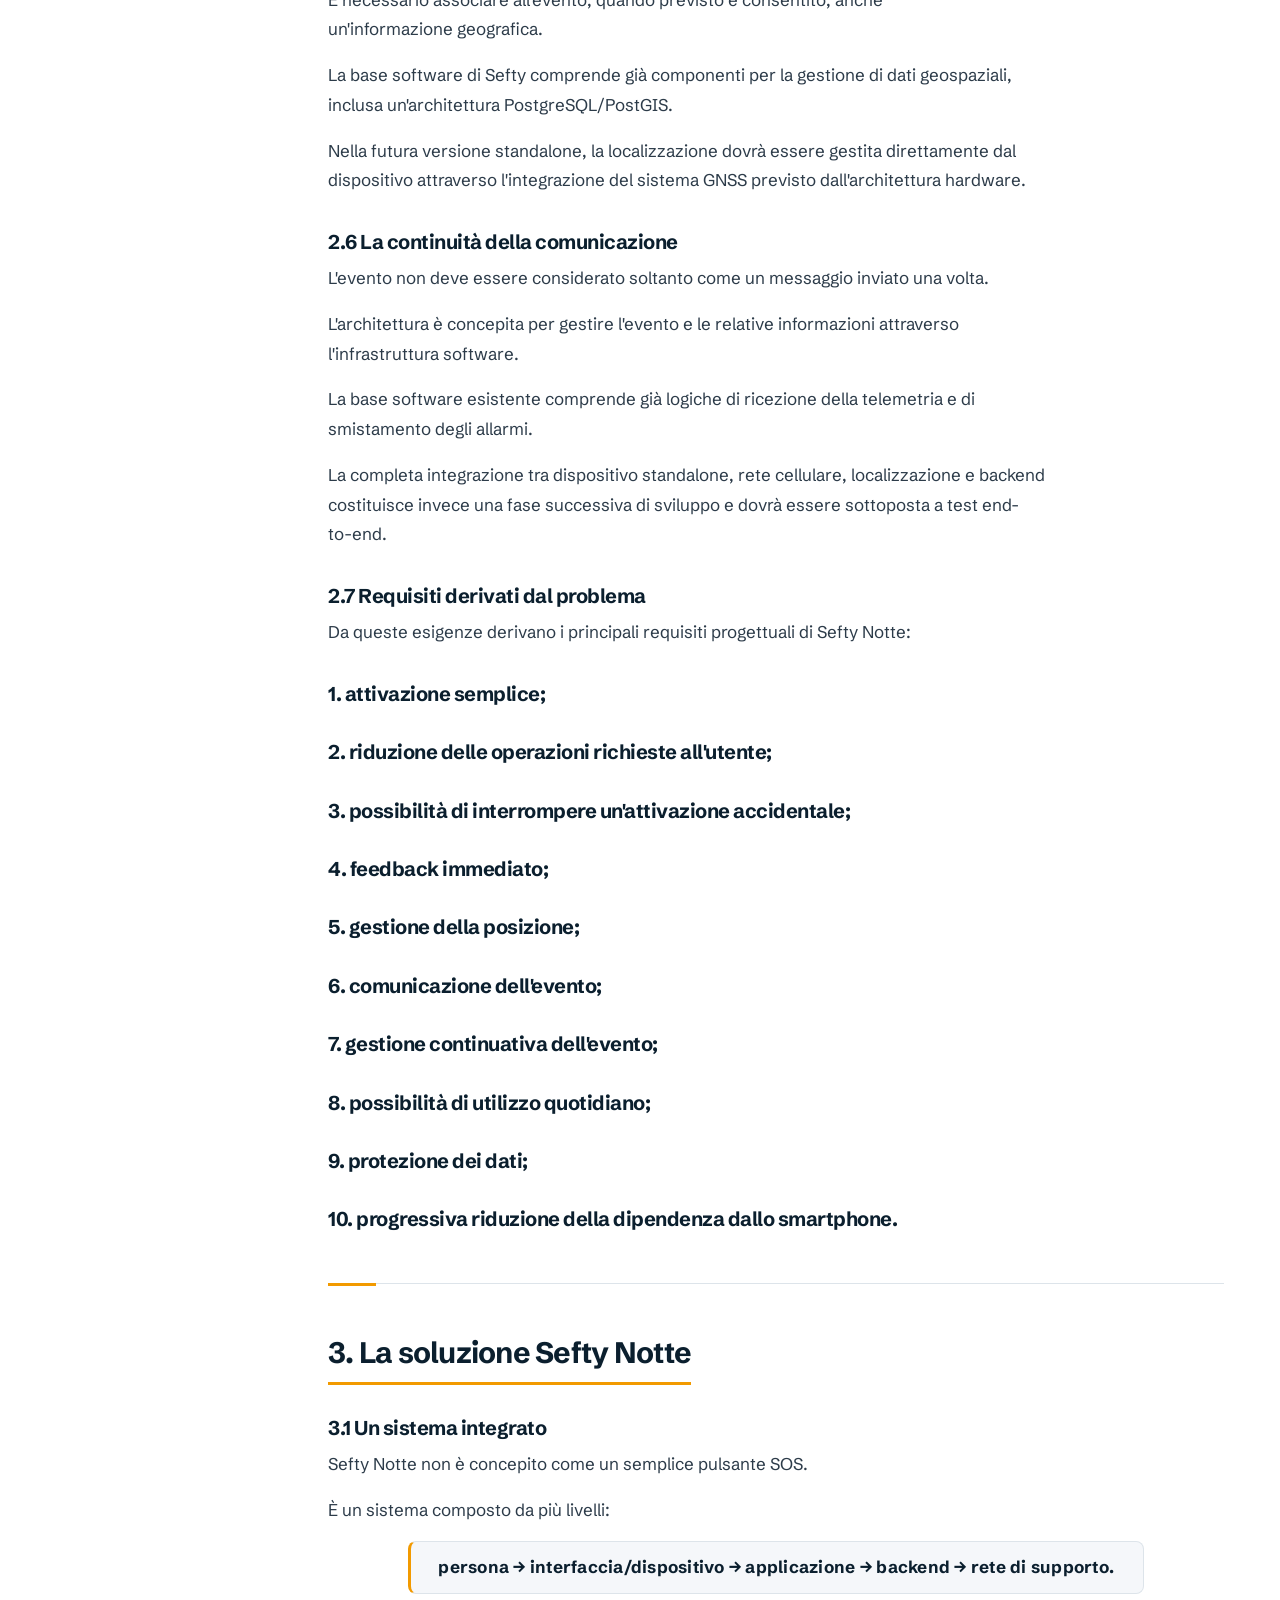
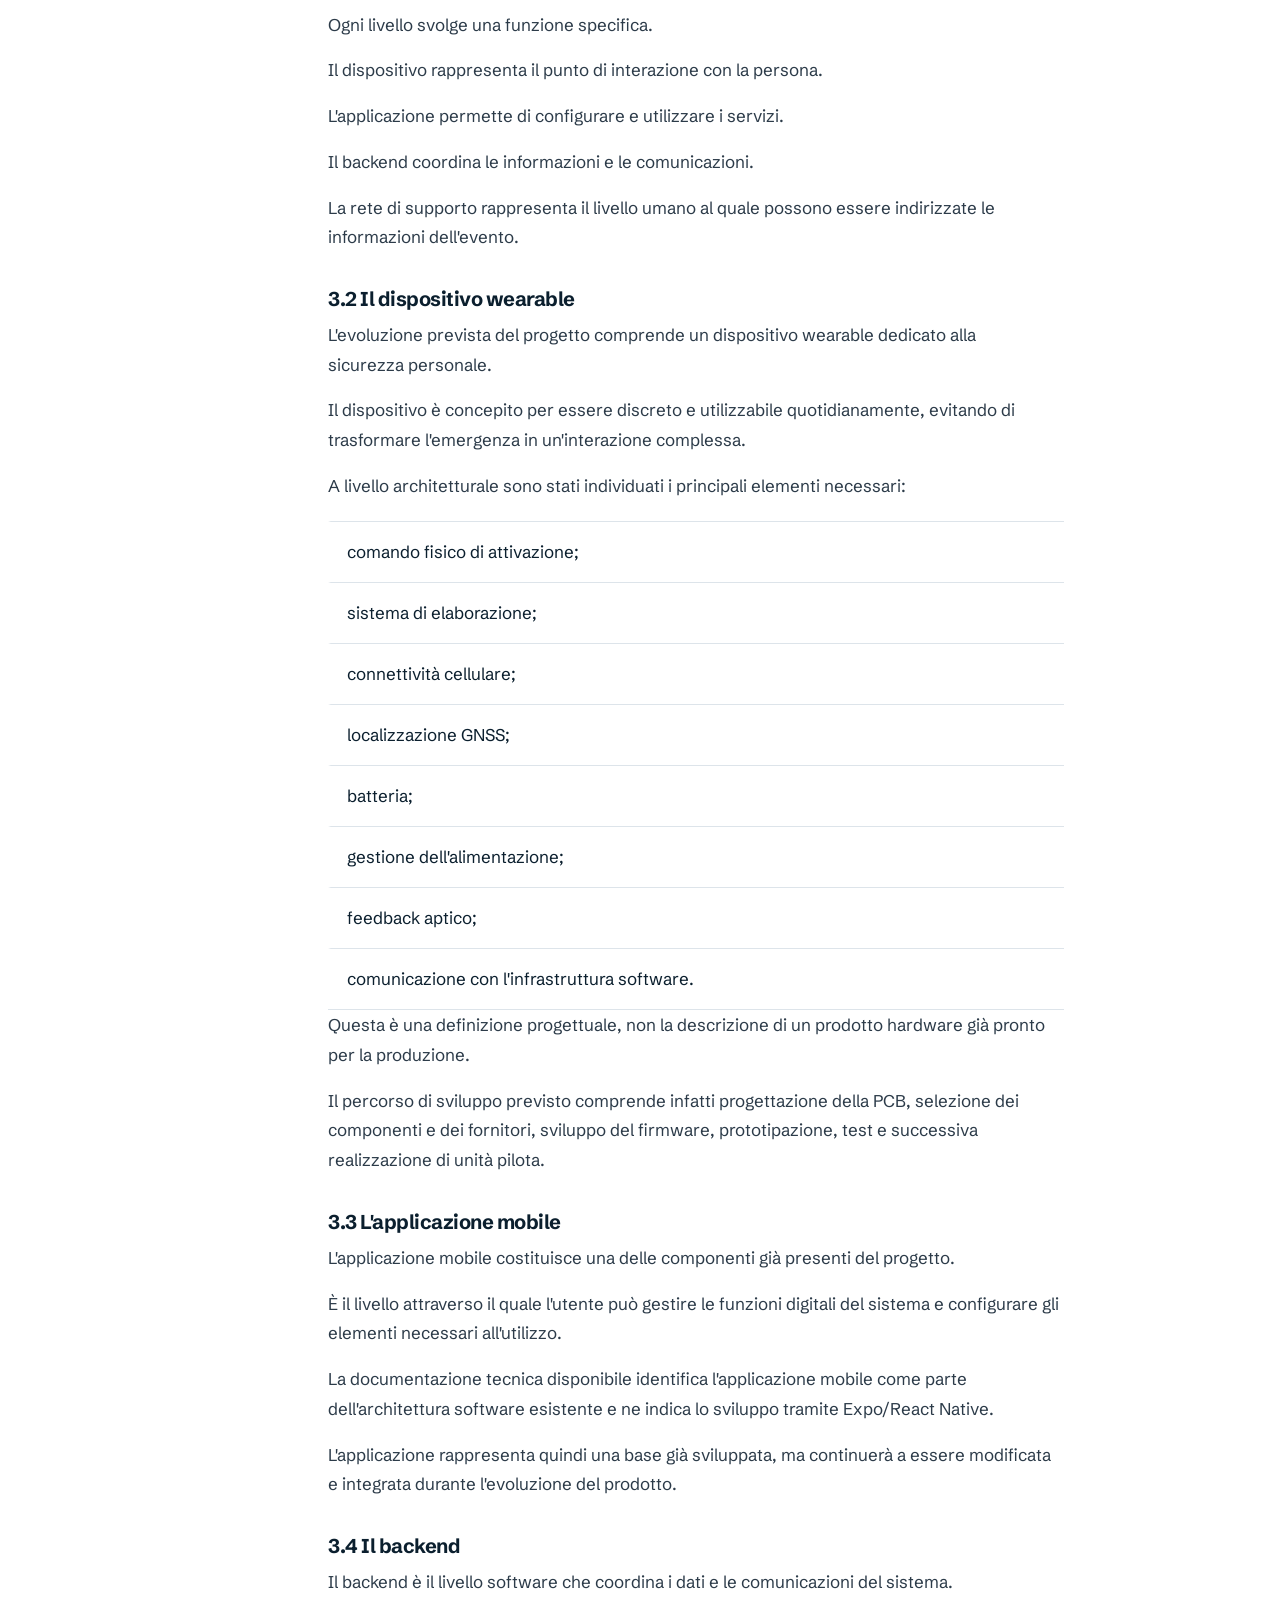
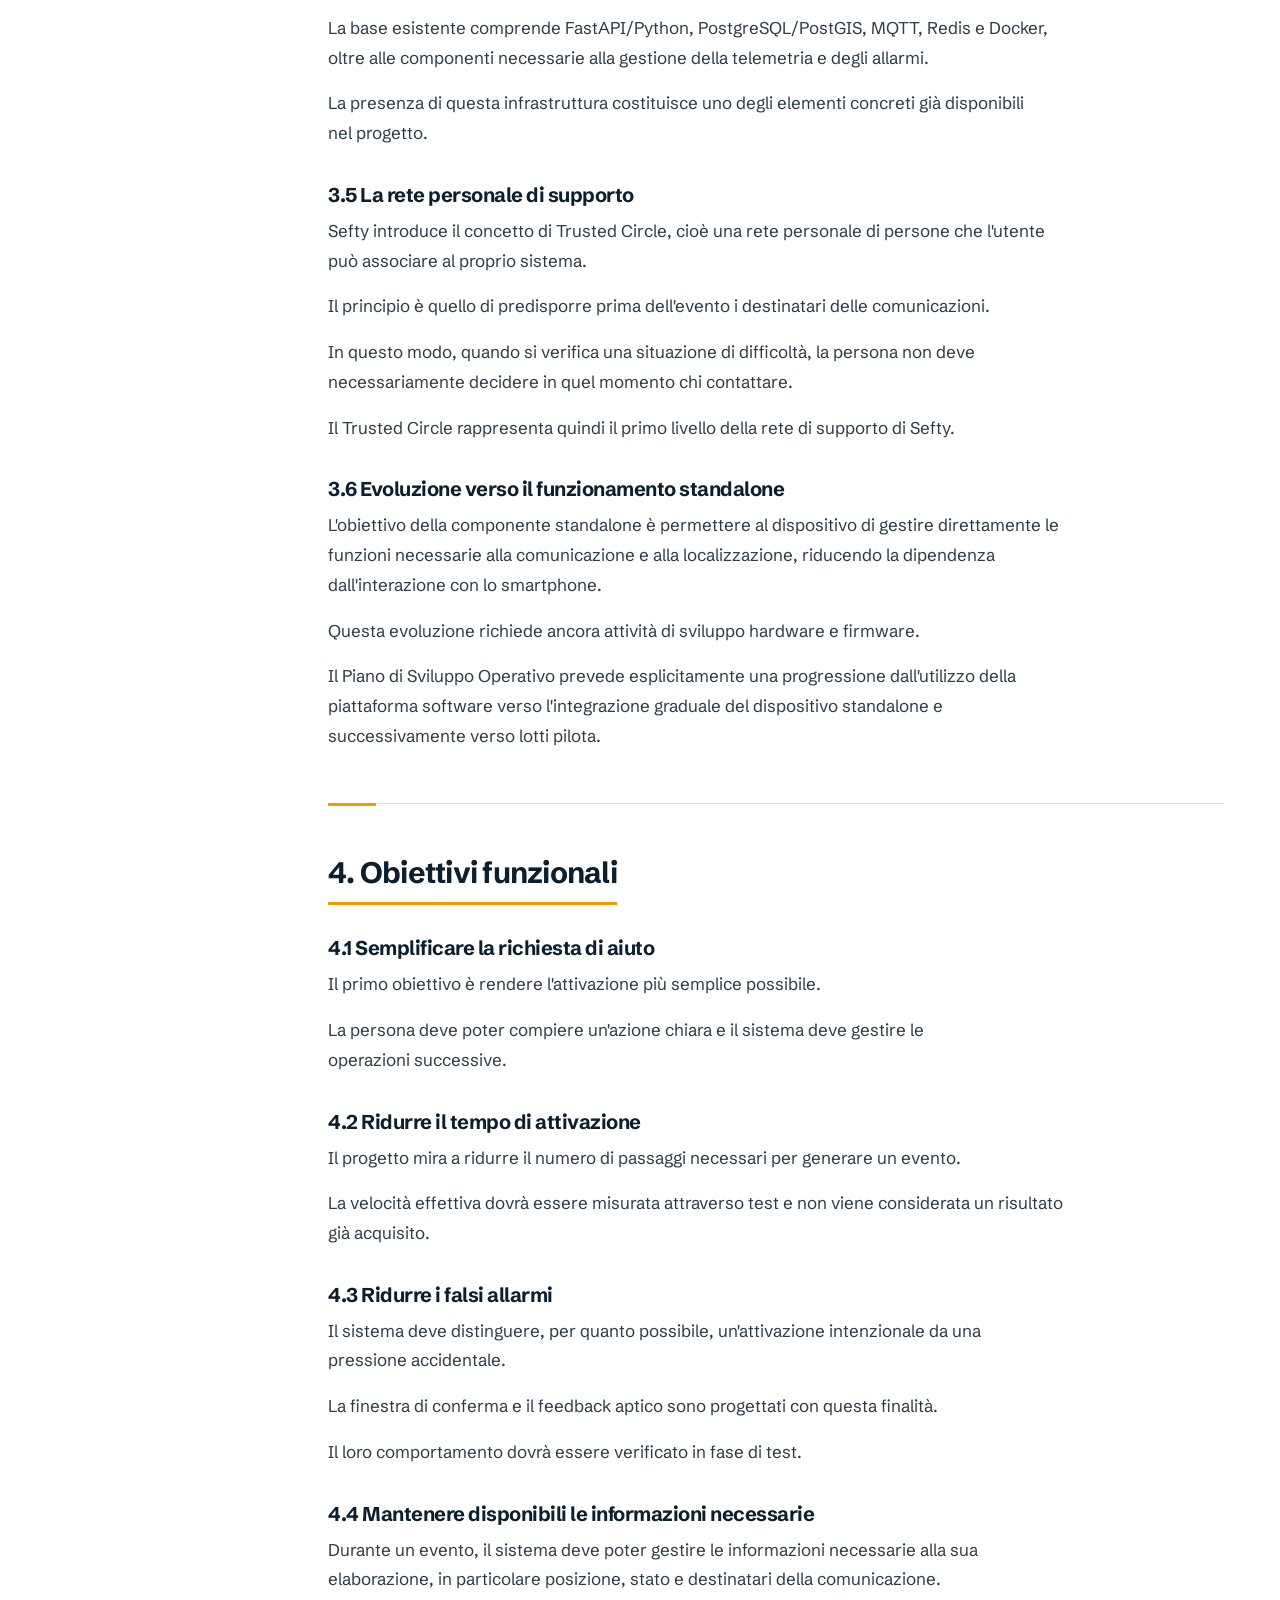
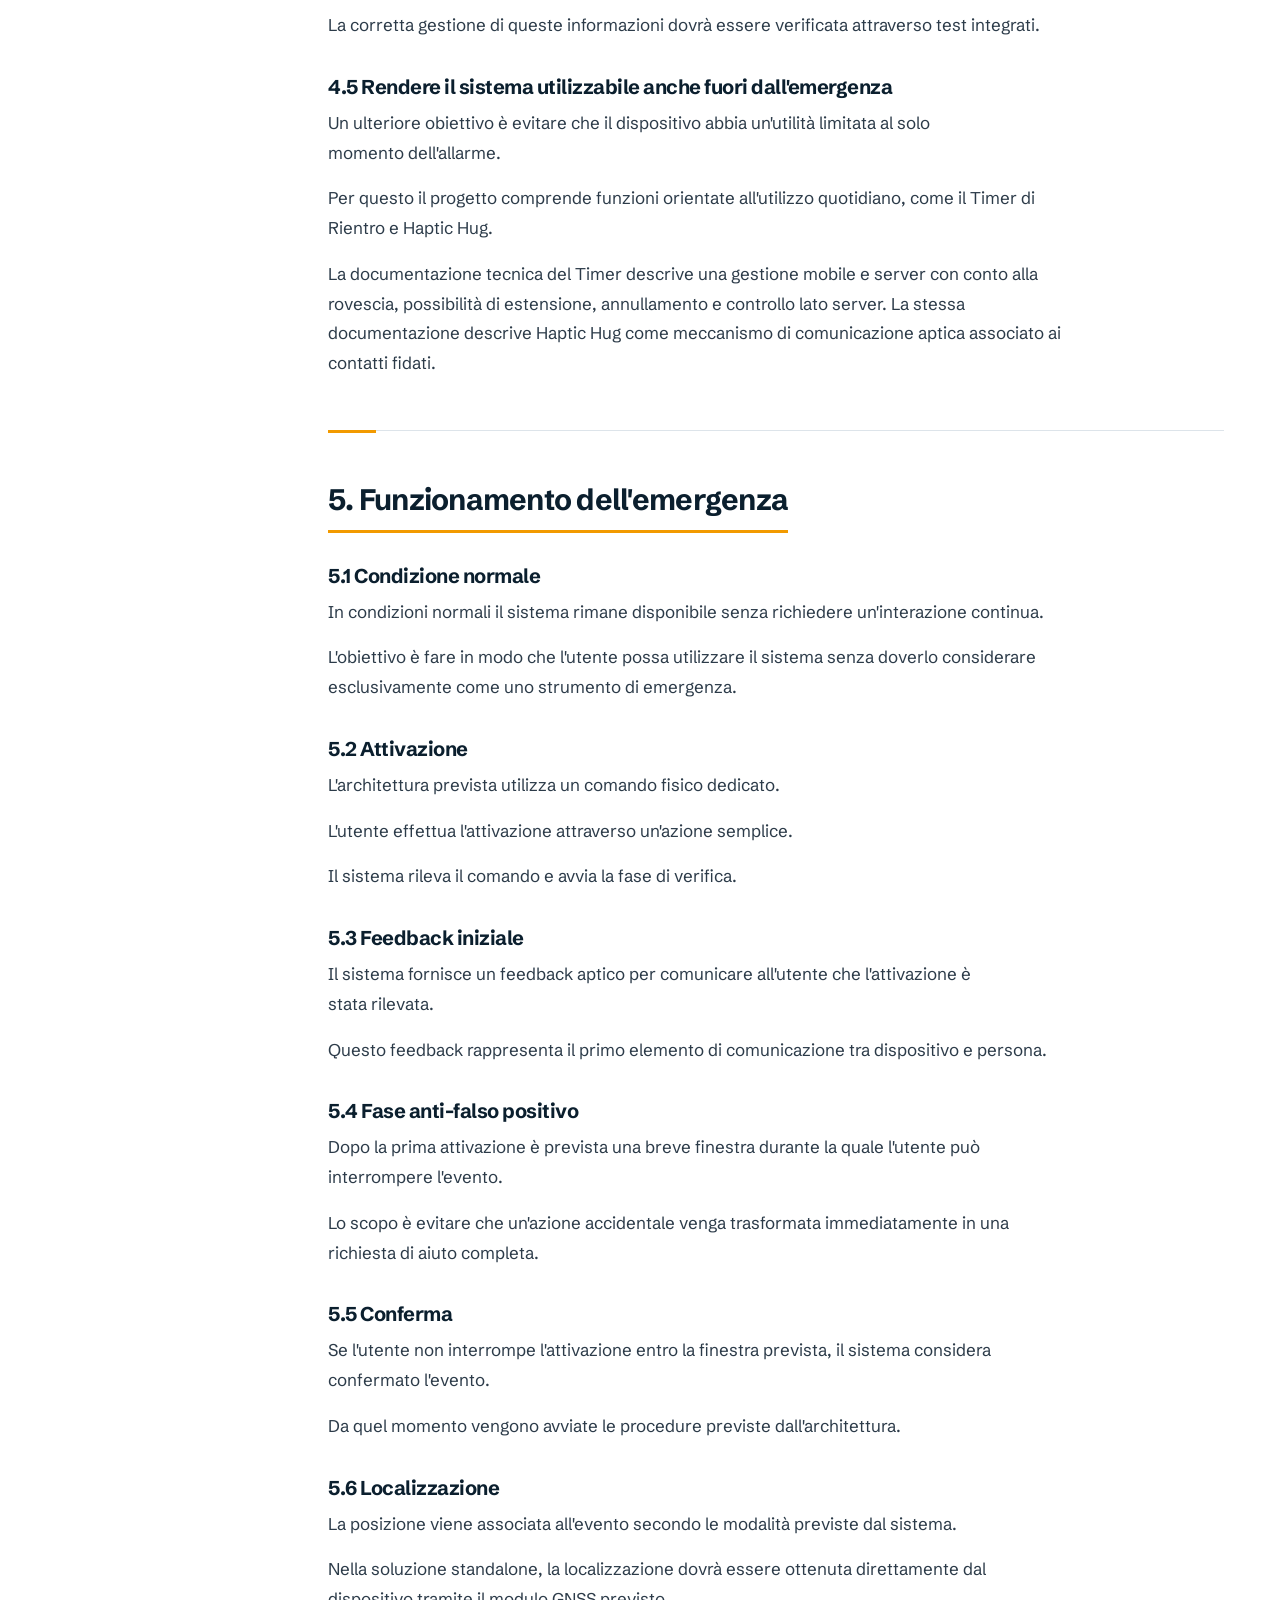
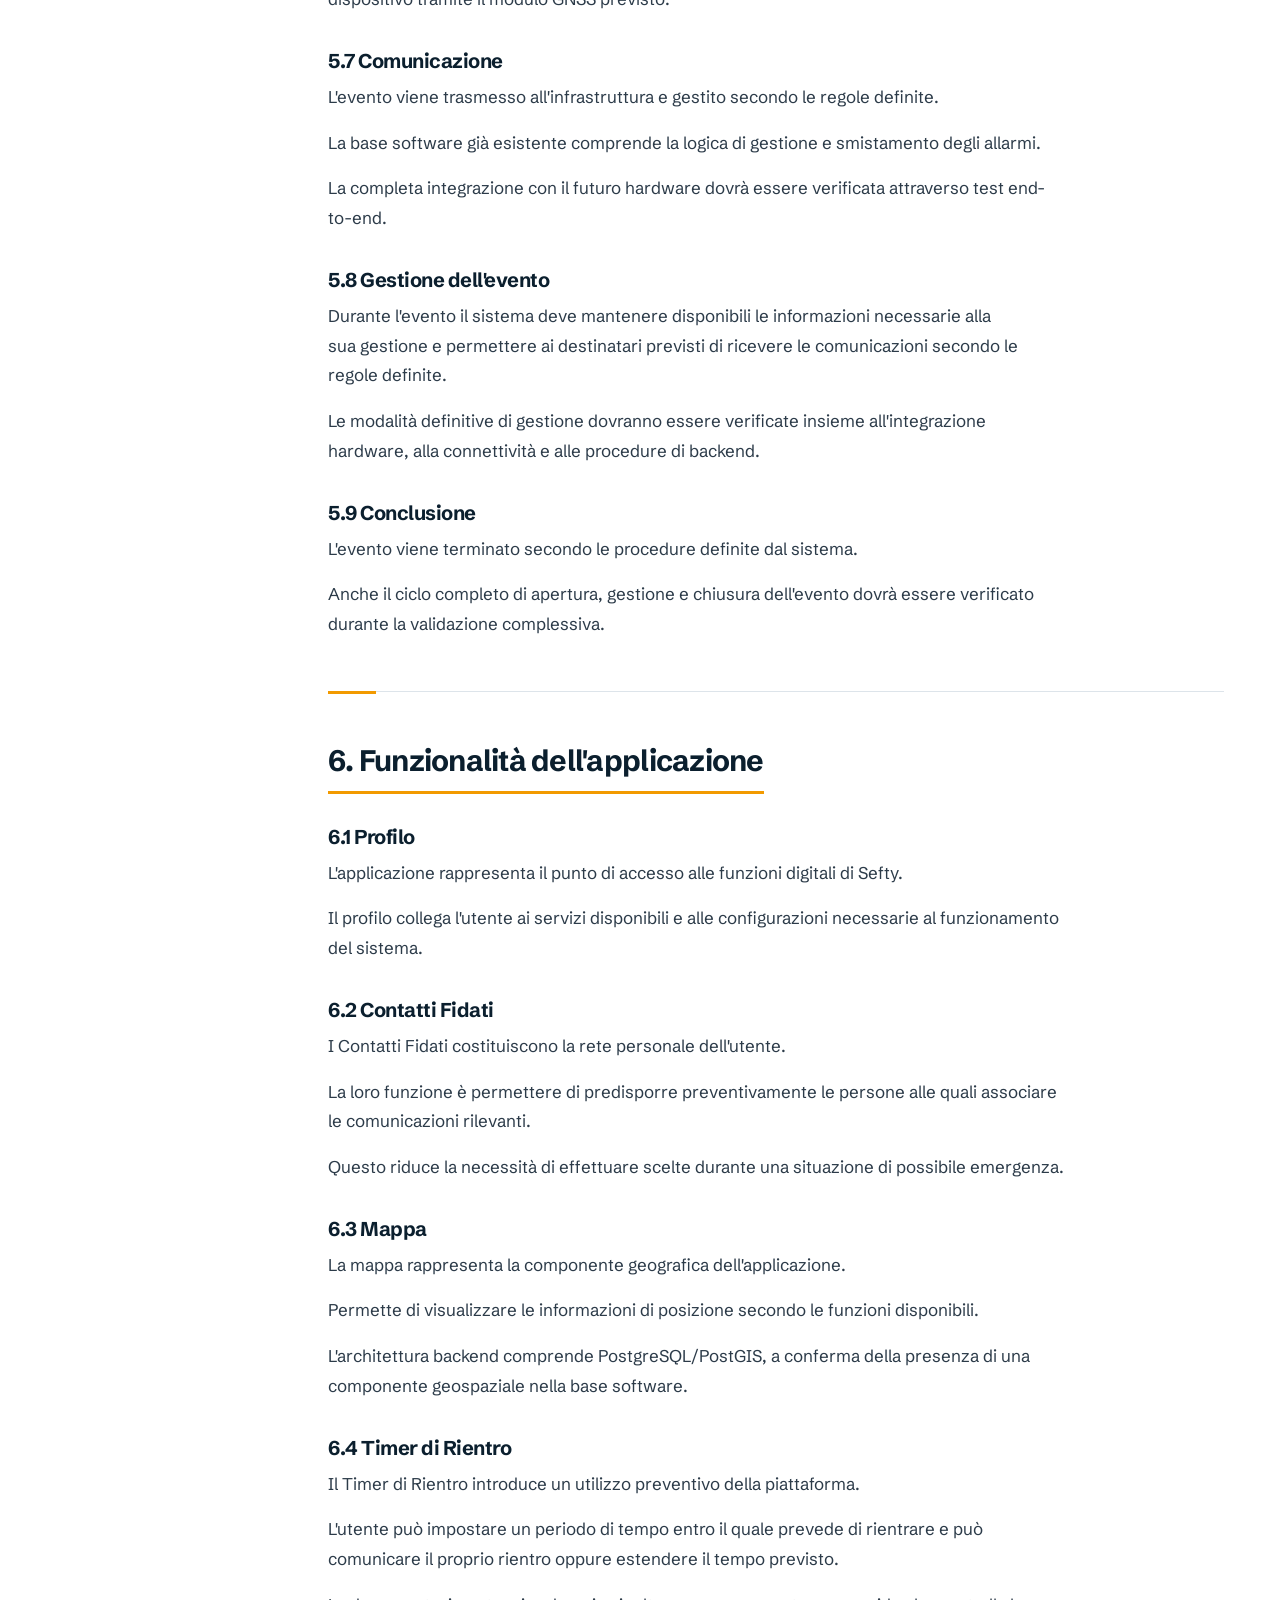
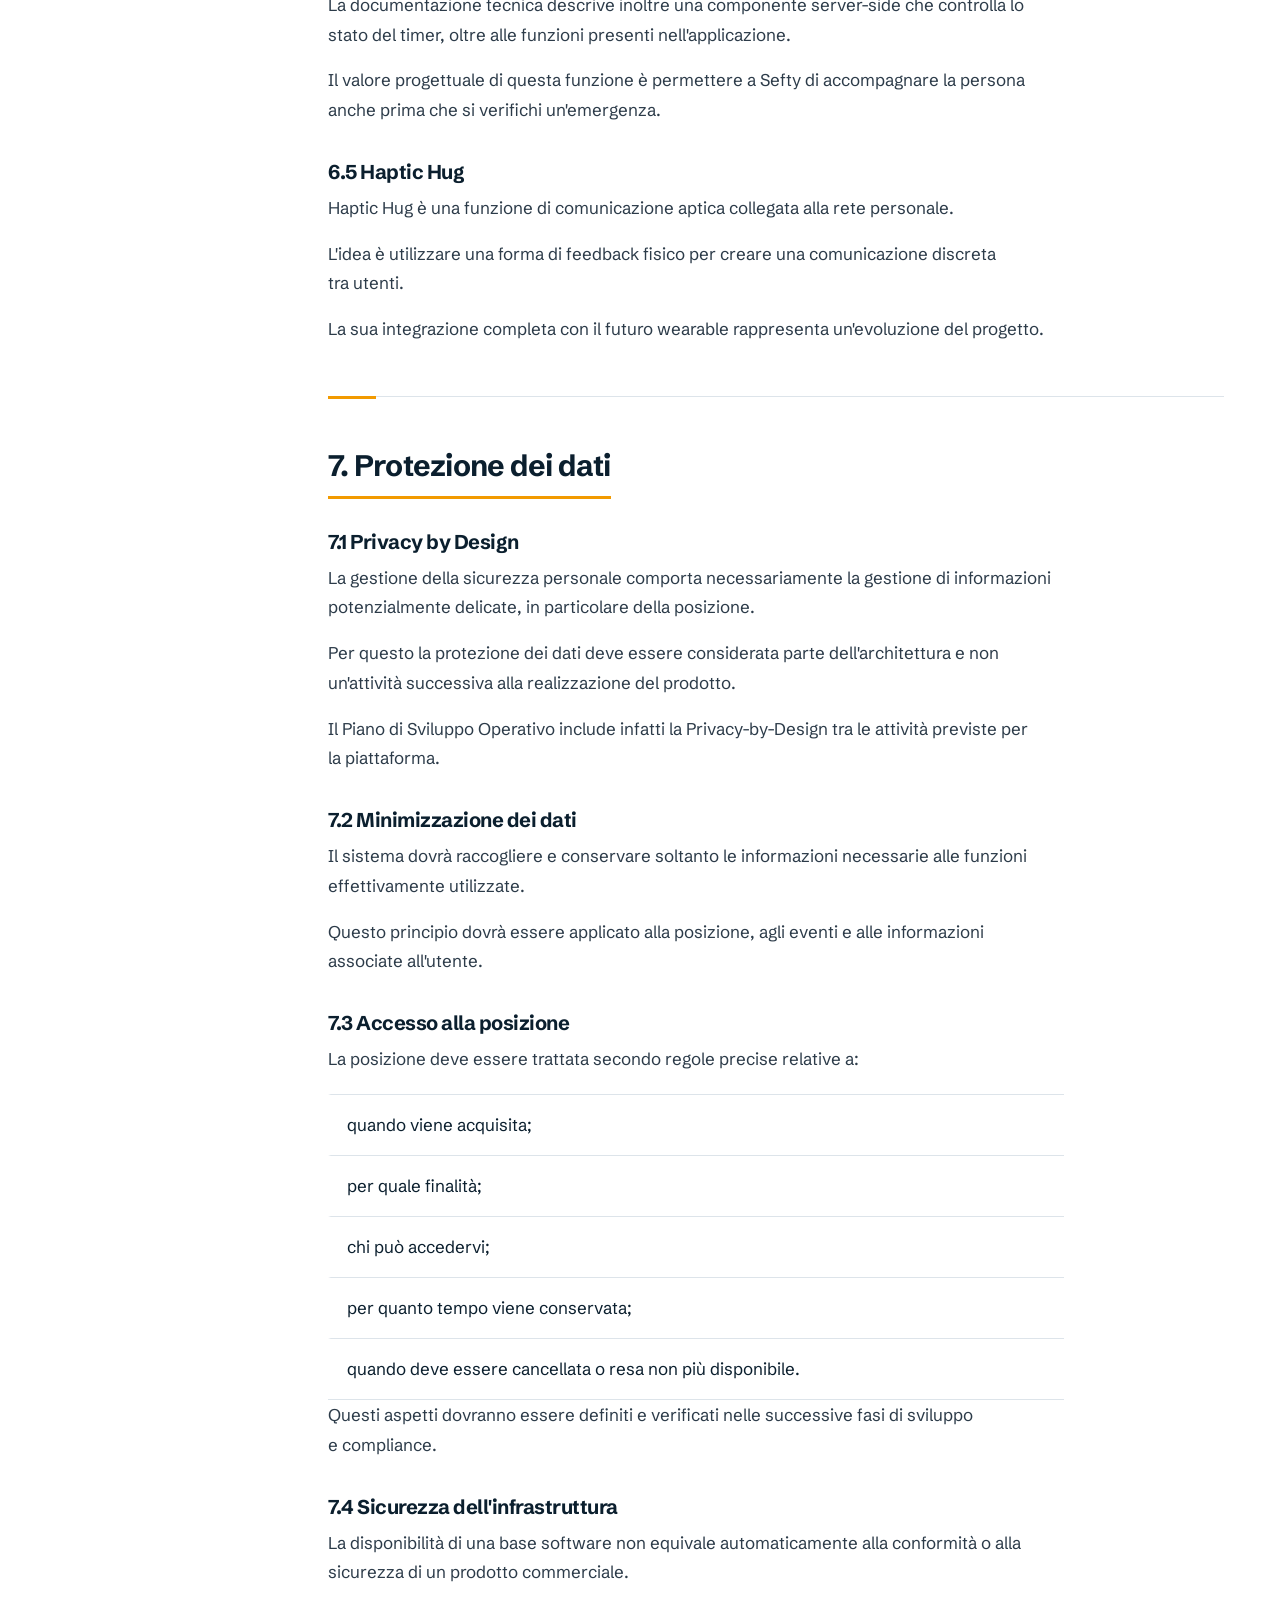
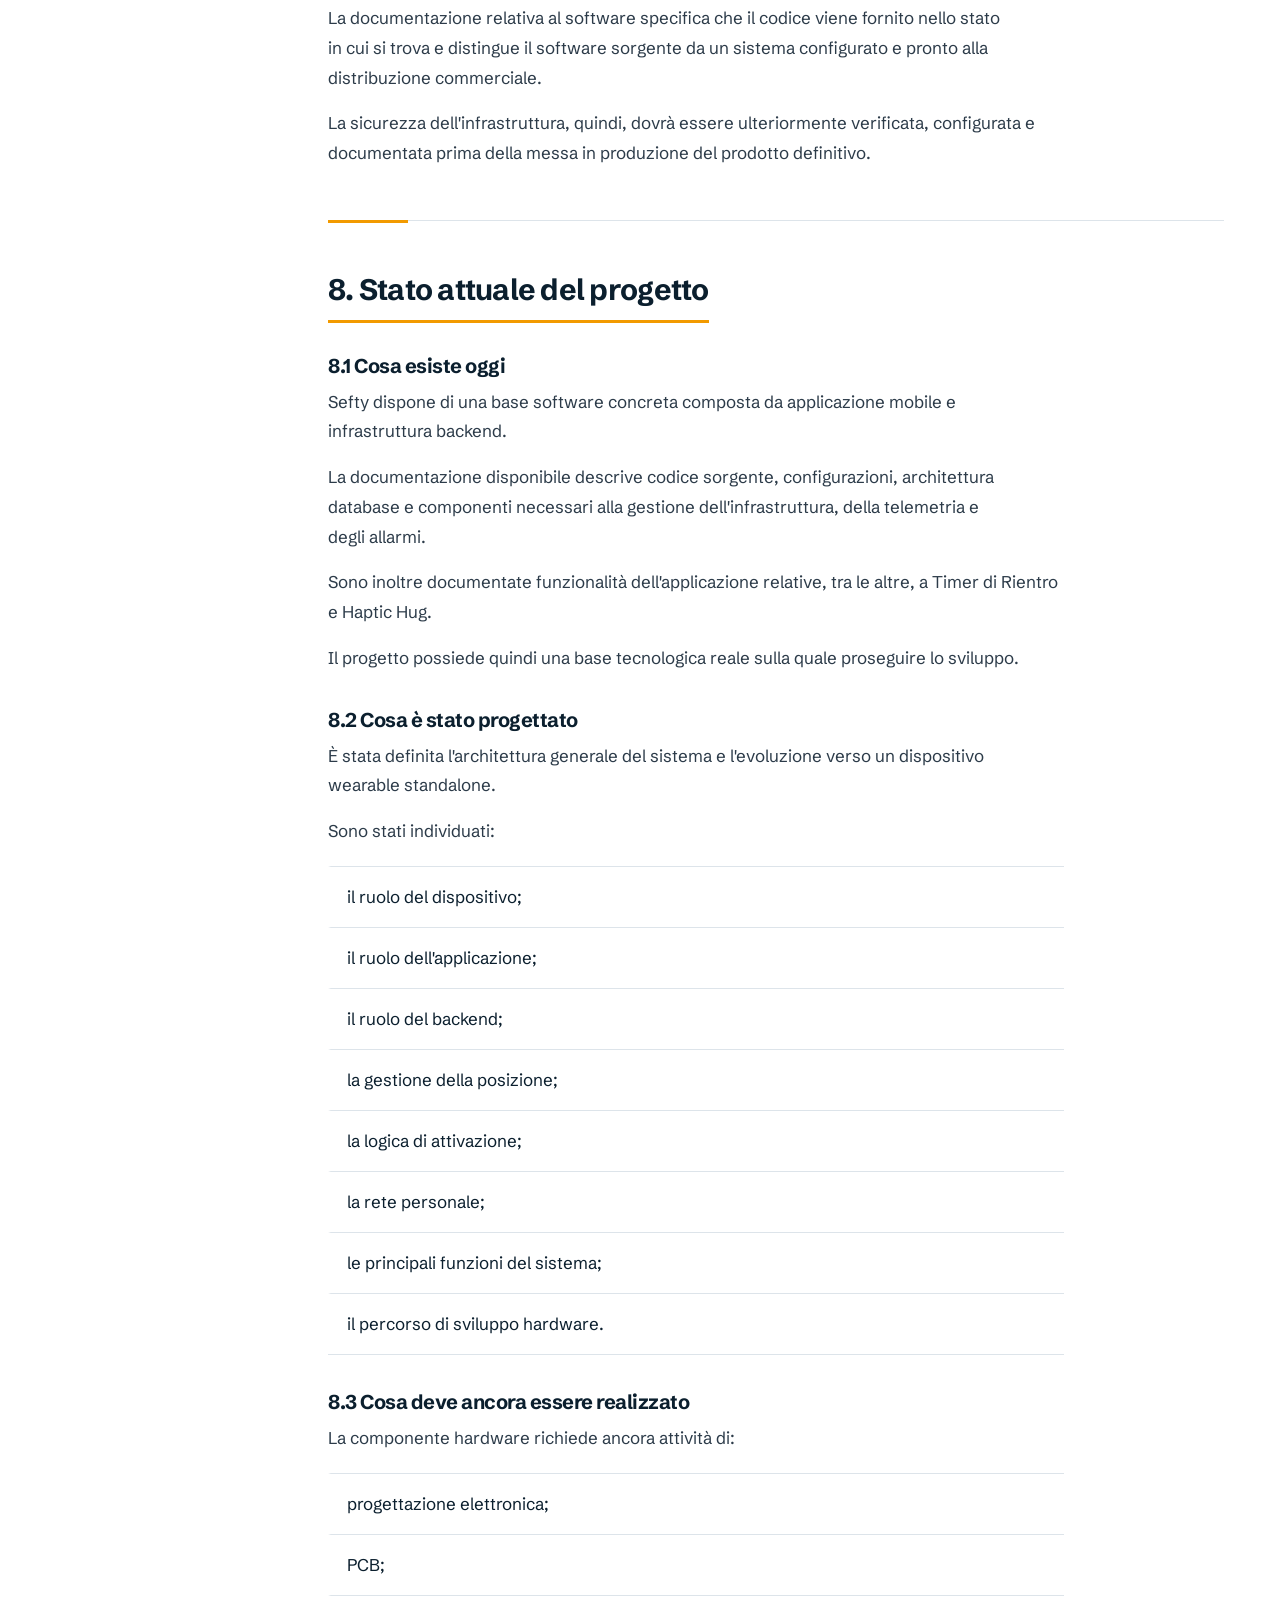
<file: notte.html>
<!DOCTYPE html>
<html lang="it">

<head>
    <meta charset="UTF-8">
    <meta name="viewport" content="width=device-width, initial-scale=1.0">
    <script>

        document.documentElement.classList.add('js');
        setTimeout(function () { if (!window.__sefty) document.documentElement.classList.remove('js'); }, 4000);
    </script>

    <meta name="theme-color" content="#10222f">

    <link rel="icon" href="img/favicon.svg" type="image/svg+xml">

    <link rel="preconnect" href="https://fonts.googleapis.com">
    <link rel="preconnect" href="https://fonts.gstatic.com" crossorigin>
    <link href="https://fonts.googleapis.com/css2?family=Schibsted+Grotesk:wght@400..800&amp;display=swap"
        rel="stylesheet">
    <link rel="stylesheet" href="css/style.css?v=mobile-2">
    <script src="javascripts/index.js?v=mobile-2" defer></script>

    <title>Sefty Notte | Sistema per la sicurezza personale</title>
    <meta name="description"
        content="Scopri Sefty Notte: applicazione, rete di fiducia e progetto wearable per semplificare la richiesta di aiuto. Funzioni, sviluppo e validazione.">
    <meta name="robots" content="noindex, nofollow, noarchive, nosnippet"> <!-- disattiva -->
    <link rel="canonical" href="https://www.sefty.it/notte.html">
    <meta property="og:type" content="website">
    <meta property="og:site_name" content="Sefty">
    <meta property="og:locale" content="it_IT">
    <meta property="og:title" content="Sefty Notte | Sistema per la sicurezza personale">
    <meta property="og:description"
        content="Scopri Sefty Notte: applicazione, rete di fiducia e progetto wearable per semplificare la richiesta di aiuto. Funzioni, sviluppo e validazione.">
    <meta property="og:image" content="https://www.sefty.it/img/immagine-principale.jpeg">
    <meta property="og:image:width" content="1600">
    <meta property="og:image:height" content="717">
    <meta property="og:image:alt" content="Panorama urbano notturno con strade e connessioni illuminate">
    <meta name="twitter:card" content="summary_large_image">
    <meta name="twitter:title" content="Sefty Notte | Sistema per la sicurezza personale">
    <meta name="twitter:description"
        content="Scopri Sefty Notte: applicazione, rete di fiducia e progetto wearable per semplificare la richiesta di aiuto. Funzioni, sviluppo e validazione.">
    <meta name="twitter:image" content="https://www.sefty.it/img/immagine-principale.jpeg">
    <meta name="twitter:image:alt" content="Panorama urbano notturno con strade e connessioni illuminate">
    <meta property="og:url" content="https://www.sefty.it/notte.html">
    <script
        type="application/ld+json">{"@context":"https://schema.org","@graph":[{"@type":"Organization","name":"Sefty","description":"Progetto tecnologico di sicurezza personale, supervisione e rete di supporto.","@id":"https://www.sefty.it/#organization","url":"https://www.sefty.it/"},{"@type":"WebSite","name":"Sefty","inLanguage":"it-IT","@id":"https://www.sefty.it/#website","url":"https://www.sefty.it/","publisher":{"@id":"https://www.sefty.it/#organization"}},{"@type":"WebPage","name":"Sefty Notte | Sistema per la sicurezza personale","description":"Scopri Sefty Notte: applicazione, rete di fiducia e progetto wearable per semplificare la richiesta di aiuto. Funzioni, sviluppo e validazione.","inLanguage":"it-IT","@id":"https://www.sefty.it/notte.html#webpage","url":"https://www.sefty.it/notte.html","isPartOf":{"@id":"https://www.sefty.it/#website"},"about":{"@id":"https://www.sefty.it/#organization"},"breadcrumb":{"@id":"https://www.sefty.it/notte.html#breadcrumb"}},{"@type":"BreadcrumbList","@id":"https://www.sefty.it/notte.html#breadcrumb","itemListElement":[{"@type":"ListItem","position":1,"name":"Home","item":"https://www.sefty.it/"},{"@type":"ListItem","position":2,"name":"Notte","item":"https://www.sefty.it/notte.html"}]}]}</script>
</head>

<body>
    <a class="skip-link" href="#main">Vai al contenuto</a>
    <header class="site-header">
        <div class="wrap header-inner">
            <a class="brand" href="index.html" aria-label="Torna alla home di Sefty">Sefty</a>
            <button class="nav-toggle" id="navToggle" type="button" aria-expanded="false" aria-controls="siteNav"
                aria-label="Apri menu navigazione">
                <svg class="icon icon-open" viewbox="0 0 24 24" aria-hidden="true">
                    <path d="M4 7h16M4 12h16M4 17h16"></path>
                </svg><svg class="icon icon-close" viewbox="0 0 24 24" aria-hidden="true">
                    <path d="M6 6l12 12M18 6 6 18"></path>
                </svg>
            </button>
            <nav class="nav" id="siteNav" aria-label="Menu principale">
                <ul>
                    <li><a href="impatto.html">Impatto</a></li>
                    <li><a href="notte.html" aria-current="page">Notte</a></li>
                    <li><a href="giorno.html">Giorno</a></li>
                    <li><a href="funzionamento.html">Funzionamento</a></li>
                    <li><a href="community.html">Community</a></li>
                    <li><a href="visione.html">Visione</a></li>
                    <li><a href="progetto.html">Progetto</a></li>
                </ul>
            </nav>
        </div>
        <div class="progress" aria-hidden="true"><span id="progressBar"></span></div>
    </header>
    <main id="main">
        <div class="page-head rings-light">
            <div class="wrap">
                <div>
                    <nav class="breadcrumbs" aria-label="Percorso"><a href="index.html">Home</a><span
                            aria-hidden="true"> / </span><span aria-current="page">Notte</span></nav>
                    <span class="kicker">Sefty Notte</span>
                    <h1><span class="hw"><span style="--w:0">Sistema</span></span> <span class="hw"><span
                                style="--w:1">integrato</span></span> <span class="hw"><span
                                style="--w:2">per</span></span> <span class="hw"><span style="--w:3">la</span></span>
                        <span class="hw"><span style="--w:4">sicurezza</span></span> <span class="hw"><span
                                style="--w:5">personale</span></span> </h1>
                    <p class="lead">Sefty Notte nasce con l'obiettivo di sviluppare un sistema dedicato alla sicurezza
                        personale, pensato per permettere a una persona di chiedere aiuto in modo semplice e di mettere
                        in comunicazione l'evento con una rete di supporto precedentemente definita.</p>
                </div>
                <div class="page-art" aria-hidden="true"><svg class="art-svg" viewbox="0 0 360 220"
                        preserveaspectratio="xMidYMid slice" aria-hidden="true" focusable="false">
                        <g fill="none" stroke="currentColor" stroke-opacity=".3">
                            <path d="M180 110 L52 48"></path>
                            <path d="M180 110 L312 56"></path>
                            <path d="M180 110 L44 168"></path>
                            <path d="M180 110 L320 172"></path>
                            <path d="M180 110 L96 204"></path>
                            <path d="M180 110 L268 20"></path>
                        </g>
                        <g fill="none" stroke="var(--signal)" stroke-width="1.6">
                            <circle class="rip" style="--delay:0s" cx="180" cy="110" r="46"></circle>
                            <circle class="rip" style="--delay:0.6s" cx="180" cy="110" r="46"></circle>
                            <circle class="rip" style="--delay:1.2s" cx="180" cy="110" r="46"></circle>
                        </g>
                        <g fill="currentColor">
                            <circle class="pop" style="--i:0" cx="52" cy="48" r="5"></circle>
                            <circle class="pop" style="--i:1" cx="312" cy="56" r="5"></circle>
                            <circle class="pop" style="--i:2" cx="44" cy="168" r="5"></circle>
                            <circle class="pop" style="--i:3" cx="320" cy="172" r="5"></circle>
                            <circle class="pop" style="--i:4" cx="96" cy="204" r="5"></circle>
                            <circle class="pop" style="--i:5" cx="268" cy="20" r="5"></circle>
                        </g>
                        <rect x="152" y="-12" width="56" height="84" fill="var(--art-strap)"></rect>
                        <rect x="152" y="148" width="56" height="84" fill="var(--art-strap)"></rect>
                        <rect x="138" y="68" width="84" height="84" rx="24" fill="var(--art-solid)"
                            stroke="currentColor" stroke-width="2"></rect>
                        <circle cx="180" cy="110" r="24" fill="none" stroke="currentColor" stroke-opacity=".55"
                            stroke-width="1.5"></circle>
                        <circle cx="180" cy="110" r="9" fill="var(--signal)"></circle>
                        <rect x="220" y="98" width="7" height="24" rx="3" fill="var(--signal)"></rect>
                    </svg></div>
            </div>
        </div>
        <div class="wrap layout">
            <nav class="toc" aria-label="In questa pagina">
                <details class="toc-disclosure">
                    <summary>In questa pagina</summary>
                    <ul>
                        <li><a href="#s1">1. Introduzione</a></li>
                        <li><a href="#s2">2. Il problema della sicurezza personale</a></li>
                        <li><a href="#s3">3. La soluzione Sefty Notte</a></li>
                        <li><a href="#s4">4. Obiettivi funzionali</a></li>
                        <li><a href="#s5">5. Funzionamento dell'emergenza</a></li>
                        <li><a href="#s6">6. Funzionalità dell'applicazione</a></li>
                        <li><a href="#s7">7. Protezione dei dati</a></li>
                        <li><a href="#s8">8. Stato attuale del progetto</a></li>
                        <li><a href="#s9">9. Percorso di sviluppo</a></li>
                        <li><a href="#s10">10. Conclusione</a></li>
                    </ul>
                </details>
            </nav>
            <div class="prose">
                <section id="s1">
                    <h2>1. Introduzione</h2>
                    <h3>1.1 Contesto</h3>
                    <p>Sefty Notte nasce con l'obiettivo di sviluppare un sistema dedicato alla sicurezza personale,
                        pensato per permettere a una persona di chiedere aiuto in modo semplice e di mettere in
                        comunicazione l'evento con una rete di supporto precedentemente definita.</p>
                    <p>Il progetto parte da una situazione concreta: in un momento di difficoltà o di possibile
                        pericolo, l'utente potrebbe avere bisogno di attivare rapidamente una richiesta di aiuto senza
                        dover eseguire una sequenza complessa di operazioni.</p>
                    <p>Per affrontare questo problema, Sefty combina una componente software, costituita da applicazione
                        mobile e infrastruttura backend, con una componente hardware wearable prevista nell'evoluzione
                        del progetto.</p>
                    <p>L'obiettivo non è quindi realizzare esclusivamente un dispositivo che invia un segnale, ma
                        costruire un sistema nel quale l'attivazione dell'utente, la localizzazione, la comunicazione e
                        la gestione dell'evento siano collegate tra loro.</p>
                    <h3>1.2 Il problema</h3>
                    <p>In una situazione di possibile emergenza, diversi fattori possono rendere difficile una richiesta
                        di aiuto:</p>
                    <ul class="rules">
                        <li>il tempo necessario per accedere allo smartphone;</li>
                        <li>il numero di operazioni necessarie per attivare una funzione;</li>
                        <li>la difficoltà di comunicare rapidamente la propria posizione;</li>
                        <li>la possibilità di generare accidentalmente un allarme;</li>
                        <li>la necessità di raggiungere le persone giuste;</li>
                        <li>la necessità di mantenere disponibili le informazioni durante l'evento.</li>
                    </ul>
                    <p>Una soluzione efficace deve quindi considerare contemporaneamente interazione, comunicazione,
                        localizzazione e gestione dell'evento.</p>
                    <p>Sefty affronta il problema cercando di spostare la complessità dal lato dell'utente al lato del
                        sistema.</p>
                    <h3>1.3 Origine del progetto</h3>
                    <p>Il progetto è stato sviluppato inizialmente attraverso una piattaforma software e successivamente
                        orientato verso un dispositivo wearable dedicato.</p>
                    <p>La base software comprende un'applicazione mobile e un'infrastruttura backend. La documentazione
                        disponibile descrive un'architettura composta, tra gli altri elementi, da backend
                        FastAPI/Python, PostgreSQL/PostGIS, MQTT, Redis, Docker e applicazione mobile Expo/React Native.
                        Sono inoltre documentate funzioni relative alla ricezione della telemetria e alla gestione e
                        distribuzione degli allarmi.</p>
                    <p>Questo significa che Sefty dispone già di una base tecnologica concreta, ma che il progetto non
                        deve essere considerato, allo stato attuale, un prodotto hardware definitivo e industrializzato.
                    </p>
                    <h3>1.4 Principio progettuale</h3>
                    <p>Il principio alla base di Sefty è semplice:</p>
                    <p>l'utente deve poter compiere un'azione semplice; il sistema deve occuparsi della gestione delle
                        operazioni successive.</p>
                    <p>Nel caso di un'emergenza, il percorso progettato può essere rappresentato come:</p>
                    <p class="flow-label">attivazione → verifica → conferma → localizzazione → comunicazione → gestione
                        dell'evento → conclusione.</p>
                    <p>La tecnologia deve quindi ridurre, per quanto possibile, il numero di decisioni e operazioni
                        richieste alla persona nel momento in cui chiede aiuto.</p>
                    <h3>1.5 Stato generale del progetto</h3>
                    <p>Il progetto si trova attualmente in una fase intermedia tra sviluppo software e sviluppo del
                        prodotto completo.</p>
                    <p>Sono distinguibili quattro livelli:</p>
                    <ul class="rules">
                        <li>base software: sviluppata e documentata;</li>
                        <li>architettura del sistema: definita;</li>
                        <li>dispositivo wearable standalone: progettato a livello funzionale e architetturale, ma ancora
                            da ingegnerizzare e validare;</li>
                        <li>prodotto complessivo: ancora da sottoporre a validazione tecnica, utilizzo sul campo,
                            industrializzazione e validazione di mercato.</li>
                    </ul>
                    <p>Il Piano di Sviluppo Operativo prevede infatti una progressione dalla base software verso
                        l'ingegnerizzazione hardware, la produzione di unità pilota, i test sul campo, la pre-serie, la
                        compliance e la successiva validazione di mercato.</p>
                </section>
                <section id="s2">
                    <h2>2. Il problema della sicurezza personale</h2>
                    <h3>2.1 La semplicità dell'attivazione</h3>
                    <p>Una funzione di emergenza può essere tecnicamente disponibile ma risultare poco utile se, nel
                        momento del bisogno, richiede troppe operazioni.</p>
                    <p>Sefty è progettato per ridurre questa complessità.</p>
                    <p>Il principio è quello di predisporre in anticipo le informazioni necessarie, come i destinatari
                        delle comunicazioni, in modo che durante l'evento l'utente debba compiere il minor numero
                        possibile di azioni.</p>
                    <h3>2.2 Il ruolo dello smartphone</h3>
                    <p>Lo smartphone rappresenta oggi un importante strumento per la gestione della posizione, delle
                        comunicazioni e delle notifiche.</p>
                    <p>Tuttavia, richiedere all'utente di prendere il telefono, sbloccarlo, individuare l'applicazione e
                        raggiungere la funzione desiderata può introdurre diversi passaggi.</p>
                    <p>Per questo il progetto prevede due livelli:</p>
                    <h3>1. una piattaforma mobile, già sviluppata;</h3>
                    <h3>2. un dispositivo wearable standalone, progettato per permettere un'interazione fisica più
                        diretta.</h3>
                    <p>La seconda componente rappresenta però una parte ancora in sviluppo e non deve essere descritta
                        come un prodotto hardware già completato.</p>
                    <h3>2.3 Il fattore tempo</h3>
                    <p>In una situazione di possibile pericolo, il tempo necessario per attivare la richiesta di aiuto
                        costituisce un parametro importante.</p>
                    <p>Sefty è quindi progettato per ridurre il numero di operazioni richieste all'utente.</p>
                    <p>La rapidità effettiva del sistema non viene tuttavia considerata un risultato già dimostrato:
                        deve essere misurata attraverso test specifici. Il piano di sviluppo prevede infatti test
                        dedicati alla rapidità di attivazione dell'emergenza.</p>
                    <h3>2.4 Il rischio di attivazioni accidentali</h3>
                    <p>Un secondo problema riguarda i falsi allarmi.</p>
                    <p>Un dispositivo che può essere attivato rapidamente deve anche evitare, per quanto possibile, che
                        una pressione involontaria venga interpretata immediatamente come un'emergenza.</p>
                    <p>Per questo la progettazione prevede una fase iniziale di feedback e conferma prima
                        dell'attivazione completa dell'evento.</p>
                    <p>L'efficacia di questa soluzione dovrà essere verificata attraverso test e successiva raccolta di
                        dati durante il pilot. Il piano prevede espressamente l'analisi dei falsi positivi e dei
                        relativi dati di utilizzo.</p>
                    <h3>2.5 La localizzazione</h3>
                    <p>In un evento di sicurezza, comunicare semplicemente che una persona ha bisogno di aiuto può non
                        essere sufficiente.</p>
                    <p>È necessario associare all'evento, quando previsto e consentito, anche un'informazione
                        geografica.</p>
                    <p>La base software di Sefty comprende già componenti per la gestione di dati geospaziali, inclusa
                        un'architettura PostgreSQL/PostGIS.</p>
                    <p>Nella futura versione standalone, la localizzazione dovrà essere gestita direttamente dal
                        dispositivo attraverso l'integrazione del sistema GNSS previsto dall'architettura hardware.</p>
                    <h3>2.6 La continuità della comunicazione</h3>
                    <p>L'evento non deve essere considerato soltanto come un messaggio inviato una volta.</p>
                    <p>L'architettura è concepita per gestire l'evento e le relative informazioni attraverso
                        l'infrastruttura software.</p>
                    <p>La base software esistente comprende già logiche di ricezione della telemetria e di smistamento
                        degli allarmi.</p>
                    <p>La completa integrazione tra dispositivo standalone, rete cellulare, localizzazione e backend
                        costituisce invece una fase successiva di sviluppo e dovrà essere sottoposta a test end-to-end.
                    </p>
                    <h3>2.7 Requisiti derivati dal problema</h3>
                    <p>Da queste esigenze derivano i principali requisiti progettuali di Sefty Notte:</p>
                    <h3>1. attivazione semplice;</h3>
                    <h3>2. riduzione delle operazioni richieste all'utente;</h3>
                    <h3>3. possibilità di interrompere un'attivazione accidentale;</h3>
                    <h3>4. feedback immediato;</h3>
                    <h3>5. gestione della posizione;</h3>
                    <h3>6. comunicazione dell'evento;</h3>
                    <h3>7. gestione continuativa dell'evento;</h3>
                    <h3>8. possibilità di utilizzo quotidiano;</h3>
                    <h3>9. protezione dei dati;</h3>
                    <h3>10. progressiva riduzione della dipendenza dallo smartphone.</h3>
                </section>
                <section id="s3">
                    <h2>3. La soluzione Sefty Notte</h2>
                    <h3>3.1 Un sistema integrato</h3>
                    <p>Sefty Notte non è concepito come un semplice pulsante SOS.</p>
                    <p>È un sistema composto da più livelli:</p>
                    <p class="flow-label">persona → interfaccia/dispositivo → applicazione → backend → rete di supporto.
                    </p>
                    <p>Ogni livello svolge una funzione specifica.</p>
                    <p>Il dispositivo rappresenta il punto di interazione con la persona.</p>
                    <p>L'applicazione permette di configurare e utilizzare i servizi.</p>
                    <p>Il backend coordina le informazioni e le comunicazioni.</p>
                    <p>La rete di supporto rappresenta il livello umano al quale possono essere indirizzate le
                        informazioni dell'evento.</p>
                    <h3>3.2 Il dispositivo wearable</h3>
                    <p>L'evoluzione prevista del progetto comprende un dispositivo wearable dedicato alla sicurezza
                        personale.</p>
                    <p>Il dispositivo è concepito per essere discreto e utilizzabile quotidianamente, evitando di
                        trasformare l'emergenza in un'interazione complessa.</p>
                    <p>A livello architetturale sono stati individuati i principali elementi necessari:</p>
                    <ul class="rules">
                        <li>comando fisico di attivazione;</li>
                        <li>sistema di elaborazione;</li>
                        <li>connettività cellulare;</li>
                        <li>localizzazione GNSS;</li>
                        <li>batteria;</li>
                        <li>gestione dell'alimentazione;</li>
                        <li>feedback aptico;</li>
                        <li>comunicazione con l'infrastruttura software.</li>
                    </ul>
                    <p>Questa è una definizione progettuale, non la descrizione di un prodotto hardware già pronto per
                        la produzione.</p>
                    <p>Il percorso di sviluppo previsto comprende infatti progettazione della PCB, selezione dei
                        componenti e dei fornitori, sviluppo del firmware, prototipazione, test e successiva
                        realizzazione di unità pilota.</p>
                    <h3>3.3 L'applicazione mobile</h3>
                    <p>L'applicazione mobile costituisce una delle componenti già presenti del progetto.</p>
                    <p>È il livello attraverso il quale l'utente può gestire le funzioni digitali del sistema e
                        configurare gli elementi necessari all'utilizzo.</p>
                    <p>La documentazione tecnica disponibile identifica l'applicazione mobile come parte
                        dell'architettura software esistente e ne indica lo sviluppo tramite Expo/React Native.</p>
                    <p>L'applicazione rappresenta quindi una base già sviluppata, ma continuerà a essere modificata e
                        integrata durante l'evoluzione del prodotto.</p>
                    <h3>3.4 Il backend</h3>
                    <p>Il backend è il livello software che coordina i dati e le comunicazioni del sistema.</p>
                    <p>La base esistente comprende FastAPI/Python, PostgreSQL/PostGIS, MQTT, Redis e Docker, oltre alle
                        componenti necessarie alla gestione della telemetria e degli allarmi.</p>
                    <p>La presenza di questa infrastruttura costituisce uno degli elementi concreti già disponibili nel
                        progetto.</p>
                    <h3>3.5 La rete personale di supporto</h3>
                    <p>Sefty introduce il concetto di Trusted Circle, cioè una rete personale di persone che l'utente
                        può associare al proprio sistema.</p>
                    <p>Il principio è quello di predisporre prima dell'evento i destinatari delle comunicazioni.</p>
                    <p>In questo modo, quando si verifica una situazione di difficoltà, la persona non deve
                        necessariamente decidere in quel momento chi contattare.</p>
                    <p>Il Trusted Circle rappresenta quindi il primo livello della rete di supporto di Sefty.</p>
                    <h3>3.6 Evoluzione verso il funzionamento standalone</h3>
                    <p>L'obiettivo della componente standalone è permettere al dispositivo di gestire direttamente le
                        funzioni necessarie alla comunicazione e alla localizzazione, riducendo la dipendenza
                        dall'interazione con lo smartphone.</p>
                    <p>Questa evoluzione richiede ancora attività di sviluppo hardware e firmware.</p>
                    <p>Il Piano di Sviluppo Operativo prevede esplicitamente una progressione dall'utilizzo della
                        piattaforma software verso l'integrazione graduale del dispositivo standalone e successivamente
                        verso lotti pilota.</p>
                </section>
                <section id="s4">
                    <h2>4. Obiettivi funzionali</h2>
                    <h3>4.1 Semplificare la richiesta di aiuto</h3>
                    <p>Il primo obiettivo è rendere l'attivazione più semplice possibile.</p>
                    <p>La persona deve poter compiere un'azione chiara e il sistema deve gestire le operazioni
                        successive.</p>
                    <h3>4.2 Ridurre il tempo di attivazione</h3>
                    <p>Il progetto mira a ridurre il numero di passaggi necessari per generare un evento.</p>
                    <p>La velocità effettiva dovrà essere misurata attraverso test e non viene considerata un risultato
                        già acquisito.</p>
                    <h3>4.3 Ridurre i falsi allarmi</h3>
                    <p>Il sistema deve distinguere, per quanto possibile, un'attivazione intenzionale da una pressione
                        accidentale.</p>
                    <p>La finestra di conferma e il feedback aptico sono progettati con questa finalità.</p>
                    <p>Il loro comportamento dovrà essere verificato in fase di test.</p>
                    <h3>4.4 Mantenere disponibili le informazioni necessarie</h3>
                    <p>Durante un evento, il sistema deve poter gestire le informazioni necessarie alla sua
                        elaborazione, in particolare posizione, stato e destinatari della comunicazione.</p>
                    <p>La corretta gestione di queste informazioni dovrà essere verificata attraverso test integrati.
                    </p>
                    <h3>4.5 Rendere il sistema utilizzabile anche fuori dall'emergenza</h3>
                    <p>Un ulteriore obiettivo è evitare che il dispositivo abbia un'utilità limitata al solo momento
                        dell'allarme.</p>
                    <p>Per questo il progetto comprende funzioni orientate all'utilizzo quotidiano, come il Timer di
                        Rientro e Haptic Hug.</p>
                    <p>La documentazione tecnica del Timer descrive una gestione mobile e server con conto alla
                        rovescia, possibilità di estensione, annullamento e controllo lato server. La stessa
                        documentazione descrive Haptic Hug come meccanismo di comunicazione aptica associato ai contatti
                        fidati.</p>
                </section>
                <section id="s5">
                    <h2>5. Funzionamento dell'emergenza</h2>
                    <h3>5.1 Condizione normale</h3>
                    <p>In condizioni normali il sistema rimane disponibile senza richiedere un'interazione continua.</p>
                    <p>L'obiettivo è fare in modo che l'utente possa utilizzare il sistema senza doverlo considerare
                        esclusivamente come uno strumento di emergenza.</p>
                    <h3>5.2 Attivazione</h3>
                    <p>L'architettura prevista utilizza un comando fisico dedicato.</p>
                    <p>L'utente effettua l'attivazione attraverso un'azione semplice.</p>
                    <p>Il sistema rileva il comando e avvia la fase di verifica.</p>
                    <h3>5.3 Feedback iniziale</h3>
                    <p>Il sistema fornisce un feedback aptico per comunicare all'utente che l'attivazione è stata
                        rilevata.</p>
                    <p>Questo feedback rappresenta il primo elemento di comunicazione tra dispositivo e persona.</p>
                    <h3>5.4 Fase anti-falso positivo</h3>
                    <p>Dopo la prima attivazione è prevista una breve finestra durante la quale l'utente può
                        interrompere l'evento.</p>
                    <p>Lo scopo è evitare che un'azione accidentale venga trasformata immediatamente in una richiesta di
                        aiuto completa.</p>
                    <h3>5.5 Conferma</h3>
                    <p>Se l'utente non interrompe l'attivazione entro la finestra prevista, il sistema considera
                        confermato l'evento.</p>
                    <p>Da quel momento vengono avviate le procedure previste dall'architettura.</p>
                    <h3>5.6 Localizzazione</h3>
                    <p>La posizione viene associata all'evento secondo le modalità previste dal sistema.</p>
                    <p>Nella soluzione standalone, la localizzazione dovrà essere ottenuta direttamente dal dispositivo
                        tramite il modulo GNSS previsto.</p>
                    <h3>5.7 Comunicazione</h3>
                    <p>L'evento viene trasmesso all'infrastruttura e gestito secondo le regole definite.</p>
                    <p>La base software già esistente comprende la logica di gestione e smistamento degli allarmi.</p>
                    <p>La completa integrazione con il futuro hardware dovrà essere verificata attraverso test
                        end-to-end.</p>
                    <h3>5.8 Gestione dell'evento</h3>
                    <p>Durante l'evento il sistema deve mantenere disponibili le informazioni necessarie alla sua
                        gestione e permettere ai destinatari previsti di ricevere le comunicazioni secondo le regole
                        definite.</p>
                    <p>Le modalità definitive di gestione dovranno essere verificate insieme all'integrazione hardware,
                        alla connettività e alle procedure di backend.</p>
                    <h3>5.9 Conclusione</h3>
                    <p>L'evento viene terminato secondo le procedure definite dal sistema.</p>
                    <p>Anche il ciclo completo di apertura, gestione e chiusura dell'evento dovrà essere verificato
                        durante la validazione complessiva.</p>
                </section>
                <section id="s6">
                    <h2>6. Funzionalità dell'applicazione</h2>
                    <h3>6.1 Profilo</h3>
                    <p>L'applicazione rappresenta il punto di accesso alle funzioni digitali di Sefty.</p>
                    <p>Il profilo collega l'utente ai servizi disponibili e alle configurazioni necessarie al
                        funzionamento del sistema.</p>
                    <h3>6.2 Contatti Fidati</h3>
                    <p>I Contatti Fidati costituiscono la rete personale dell'utente.</p>
                    <p>La loro funzione è permettere di predisporre preventivamente le persone alle quali associare le
                        comunicazioni rilevanti.</p>
                    <p>Questo riduce la necessità di effettuare scelte durante una situazione di possibile emergenza.
                    </p>
                    <h3>6.3 Mappa</h3>
                    <p>La mappa rappresenta la componente geografica dell'applicazione.</p>
                    <p>Permette di visualizzare le informazioni di posizione secondo le funzioni disponibili.</p>
                    <p>L'architettura backend comprende PostgreSQL/PostGIS, a conferma della presenza di una componente
                        geospaziale nella base software.</p>
                    <h3>6.4 Timer di Rientro</h3>
                    <p>Il Timer di Rientro introduce un utilizzo preventivo della piattaforma.</p>
                    <p>L'utente può impostare un periodo di tempo entro il quale prevede di rientrare e può comunicare
                        il proprio rientro oppure estendere il tempo previsto.</p>
                    <p>La documentazione tecnica descrive inoltre una componente server-side che controlla lo stato del
                        timer, oltre alle funzioni presenti nell'applicazione.</p>
                    <p>Il valore progettuale di questa funzione è permettere a Sefty di accompagnare la persona anche
                        prima che si verifichi un'emergenza.</p>
                    <h3>6.5 Haptic Hug</h3>
                    <p>Haptic Hug è una funzione di comunicazione aptica collegata alla rete personale.</p>
                    <p>L'idea è utilizzare una forma di feedback fisico per creare una comunicazione discreta tra
                        utenti.</p>
                    <p>La sua integrazione completa con il futuro wearable rappresenta un'evoluzione del progetto.</p>
                </section>
                <section id="s7">
                    <h2>7. Protezione dei dati</h2>
                    <h3>7.1 Privacy by Design</h3>
                    <p>La gestione della sicurezza personale comporta necessariamente la gestione di informazioni
                        potenzialmente delicate, in particolare della posizione.</p>
                    <p>Per questo la protezione dei dati deve essere considerata parte dell'architettura e non
                        un'attività successiva alla realizzazione del prodotto.</p>
                    <p>Il Piano di Sviluppo Operativo include infatti la Privacy-by-Design tra le attività previste per
                        la piattaforma.</p>
                    <h3>7.2 Minimizzazione dei dati</h3>
                    <p>Il sistema dovrà raccogliere e conservare soltanto le informazioni necessarie alle funzioni
                        effettivamente utilizzate.</p>
                    <p>Questo principio dovrà essere applicato alla posizione, agli eventi e alle informazioni associate
                        all'utente.</p>
                    <h3>7.3 Accesso alla posizione</h3>
                    <p>La posizione deve essere trattata secondo regole precise relative a:</p>
                    <ul class="rules">
                        <li>quando viene acquisita;</li>
                        <li>per quale finalità;</li>
                        <li>chi può accedervi;</li>
                        <li>per quanto tempo viene conservata;</li>
                        <li>quando deve essere cancellata o resa non più disponibile.</li>
                    </ul>
                    <p>Questi aspetti dovranno essere definiti e verificati nelle successive fasi di sviluppo e
                        compliance.</p>
                    <h3>7.4 Sicurezza dell'infrastruttura</h3>
                    <p>La disponibilità di una base software non equivale automaticamente alla conformità o alla
                        sicurezza di un prodotto commerciale.</p>
                    <p>La documentazione relativa al software specifica che il codice viene fornito nello stato in cui
                        si trova e distingue il software sorgente da un sistema configurato e pronto alla distribuzione
                        commerciale.</p>
                    <p>La sicurezza dell'infrastruttura, quindi, dovrà essere ulteriormente verificata, configurata e
                        documentata prima della messa in produzione del prodotto definitivo.</p>
                </section>
                <section id="s8">
                    <h2>8. Stato attuale del progetto</h2>
                    <h3>8.1 Cosa esiste oggi</h3>
                    <p>Sefty dispone di una base software concreta composta da applicazione mobile e infrastruttura
                        backend.</p>
                    <p>La documentazione disponibile descrive codice sorgente, configurazioni, architettura database e
                        componenti necessari alla gestione dell'infrastruttura, della telemetria e degli allarmi.</p>
                    <p>Sono inoltre documentate funzionalità dell'applicazione relative, tra le altre, a Timer di
                        Rientro e Haptic Hug.</p>
                    <p>Il progetto possiede quindi una base tecnologica reale sulla quale proseguire lo sviluppo.</p>
                    <h3>8.2 Cosa è stato progettato</h3>
                    <p>È stata definita l'architettura generale del sistema e l'evoluzione verso un dispositivo wearable
                        standalone.</p>
                    <p>Sono stati individuati:</p>
                    <ul class="rules">
                        <li>il ruolo del dispositivo;</li>
                        <li>il ruolo dell'applicazione;</li>
                        <li>il ruolo del backend;</li>
                        <li>la gestione della posizione;</li>
                        <li>la logica di attivazione;</li>
                        <li>la rete personale;</li>
                        <li>le principali funzioni del sistema;</li>
                        <li>il percorso di sviluppo hardware.</li>
                    </ul>
                    <h3>8.3 Cosa deve ancora essere realizzato</h3>
                    <p>La componente hardware richiede ancora attività di:</p>
                    <ul class="rules">
                        <li>progettazione elettronica;</li>
                        <li>PCB;</li>
                        <li>integrazione dei componenti;</li>
                        <li>sviluppo firmware;</li>
                        <li>integrazione della connettività;</li>
                        <li>GNSS;</li>
                        <li>alimentazione;</li>
                        <li>integrazione meccanica;</li>
                        <li>prototipazione;</li>
                        <li>test;</li>
                        <li>successive unità pilota.</li>
                    </ul>
                    <p>Il piano operativo identifica esplicitamente queste attività come parte del percorso di sviluppo.
                    </p>
                    <h3>8.4 Cosa deve ancora essere verificato</h3>
                    <p>Devono ancora essere verificati, attraverso test appropriati:</p>
                    <ul class="rules">
                        <li>affidabilità della comunicazione;</li>
                        <li>accuratezza e continuità della localizzazione;</li>
                        <li>autonomia del dispositivo;</li>
                        <li>comportamento del sistema in condizioni reali;</li>
                        <li>efficacia del meccanismo anti-falso positivo;</li>
                        <li>stabilità delle notifiche;</li>
                        <li>usabilità;</li>
                        <li>funzionamento end-to-end;</li>
                        <li>robustezza hardware;</li>
                        <li>sicurezza dell'infrastruttura;</li>
                        <li>conformità normativa.</li>
                    </ul>
                    <p>Il Piano di Sviluppo Operativo prevede una fase specifica di validazione sul campo con unità
                        pilota, test di stress, survey, analisi dei falsi positivi e raccolta di feedback.</p>
                    <h3>8.5 Stato della validazione del mercato</h3>
                    <p>Il progetto ha individuato possibili contesti applicativi e modalità di sviluppo del mercato, tra
                        cui utenti individuali, studenti, università, welfare aziendale, eventi e sperimentazioni
                        territoriali.</p>
                    <p>Questi elementi rappresentano ipotesi progettuali e di mercato, non risultati già validati.</p>
                    <p>Sarà quindi necessario verificare attraverso il contatto con gli utenti:</p>
                    <ul class="rules">
                        <li>quale problema viene percepito come prioritario;</li>
                        <li>quali funzioni vengono effettivamente utilizzate;</li>
                        <li>quali utenti sono maggiormente interessati;</li>
                        <li>quale frequenza di utilizzo può essere raggiunta;</li>
                        <li>quale disponibilità all'acquisto esiste;</li>
                        <li>quale modello economico può essere sostenibile.</li>
                    </ul>
                    <h3>8.6 Competenze</h3>
                    <p>La struttura attualmente prevista comprende competenze relative alla visione di prodotto ed
                        ecosistema, agli aspetti legali e strategici e allo sviluppo hardware/software, con la
                        previsione di ricorrere a supporti specialistici per compliance, certificazioni e consulenze.
                    </p>
                    <p>La crescita del progetto richiederà quindi progressivamente l'integrazione delle competenze
                        necessarie alle fasi tecniche e industriali successive.</p>
                </section>
                <section id="s9">
                    <h2>9. Percorso di sviluppo</h2>
                    <p>Il progetto può essere ricondotto a quattro passaggi principali.</p>
                    <h3>9.1 Consolidamento software</h3>
                    <p>Proseguire lo sviluppo e il test dell'applicazione e dell'infrastruttura backend già presenti.
                    </p>
                    <h3>9.2 Ingegnerizzazione hardware</h3>
                    <p>Trasformare l'architettura progettuale del wearable in un sistema elettronico e meccanico
                        integrato.</p>
                    <h3>9.3 Prototipazione e validazione</h3>
                    <p>Realizzare unità prototipali e successivamente pilota, verificandone funzionamento, affidabilità
                        e usabilità in condizioni reali.</p>
                    <h3>9.4 Industrializzazione e mercato</h3>
                    <p>Dopo le necessarie verifiche tecniche, affrontare ottimizzazione del prodotto, compliance,
                        produzione pilota e validazione commerciale.</p>
                    <p>Questa progressione è coerente con il percorso indicato nel Piano di Sviluppo Operativo, che
                        prevede ingegnerizzazione, validazione sul campo, industrializzazione/compliance e successiva
                        validazione di mercato.</p>
                </section>
                <section id="s10">
                    <h2>10. Conclusione</h2>
                    <p>Sefty Notte è un progetto di sicurezza personale che mira a rendere più semplice la richiesta di
                        aiuto e a collegarla a una rete personale di supporto.</p>
                    <p>Il sistema combina una piattaforma software, già concretamente sviluppata, con un dispositivo
                        wearable standalone progettato per rappresentare l'evoluzione hardware del progetto.</p>
                    <p>La componente software costituisce oggi la base tecnologica più concreta di Sefty: comprende
                        applicazione mobile, backend e architetture dedicate alla gestione della posizione, delle
                        comunicazioni e degli eventi.</p>
                    <p>La componente hardware, invece, si trova ancora nel percorso che porta dalla progettazione alla
                        realizzazione e alla validazione. Restano da completare attività di ingegnerizzazione,
                        prototipazione, integrazione, test, produzione pilota e successiva industrializzazione.</p>
                    <p>Anche le prestazioni del sistema e le ipotesi di mercato non vengono considerate già dimostrate:
                        dovranno essere verificate attraverso test tecnici, utilizzo reale e attività di validazione con
                        gli utenti.</p>
                    <p>Lo stato del progetto può quindi essere definito in modo semplice e oggettivo:</p>
                    <p>Sefty dispone oggi di una base software concreta e di un'architettura di prodotto definita; la
                        fase successiva consiste nel trasformare questa base in un sistema hardware/software integrato,
                        testato, validato e progressivamente industrializzabile.</p>
                    <p>L'obiettivo non è quindi presentare come concluso ciò che è ancora in sviluppo, ma costruire
                        progressivamente un prodotto nel quale funzionamento, affidabilità, usabilità, sicurezza dei
                        dati e sostenibilità industriale possano essere dimostrati attraverso evidenze tecniche e
                        utilizzo reale.</p>
                </section>
            </div>
        </div>
        <section class="related band-mist">
            <div class="wrap">
                <ul class="related-grid">
                    <li class="tile">
                        <h3><a class="tile-link" href="impatto.html">Impatto</a></h3><span class="tile-arrow"
                            aria-hidden="true">→</span>
                    </li>
                    <li class="tile">
                        <h3><a class="tile-link" href="giorno.html">Giorno</a></h3><span class="tile-arrow"
                            aria-hidden="true">→</span>
                    </li>
                    <li class="tile">
                        <h3><a class="tile-link" href="funzionamento.html">Funzionamento</a></h3><span
                            class="tile-arrow" aria-hidden="true">→</span>
                    </li>
                    <li class="tile">
                        <h3><a class="tile-link" href="community.html">Community</a></h3><span class="tile-arrow"
                            aria-hidden="true">→</span>
                    </li>
                    <li class="tile">
                        <h3><a class="tile-link" href="visione.html">Visione</a></h3><span class="tile-arrow"
                            aria-hidden="true">→</span>
                    </li>
                    <li class="tile">
                        <h3><a class="tile-link" href="progetto.html">Progetto</a></h3><span class="tile-arrow"
                            aria-hidden="true">→</span>
                    </li>
                </ul>
            </div>
        </section>
    </main>

    <footer class="site-footer">
        <div class="wrap">
            <div class="footer-grid">
                <div><a class="brand" href="index.html">Sefty</a>
                    <p class="footer-tagline">dove la connessione diventa protezione</p>
                </div>
                <nav class="footer-nav-wide" aria-label="Esplora Sefty">
                    <h2>Esplora Sefty</h2>
                    <ul class="footer-links">
                        <li><a href="impatto.html">Impatto</a></li>
                        <li><a href="notte.html">Notte</a></li>
                        <li><a href="giorno.html">Giorno</a></li>
                        <li><a href="funzionamento.html">Funzionamento</a></li>
                        <li><a href="community.html">Community</a></li>
                        <li><a href="visione.html">Visione</a></li>
                        <li><a href="progetto.html">Progetto</a></li>
                        <li><a href="istruzioni.html">Guida applicazione</a></li>
                    </ul>
                </nav>
            </div>
            <p class="legal">Sefty</p>
        </div>
    </footer>

</body>

</html>
</file>
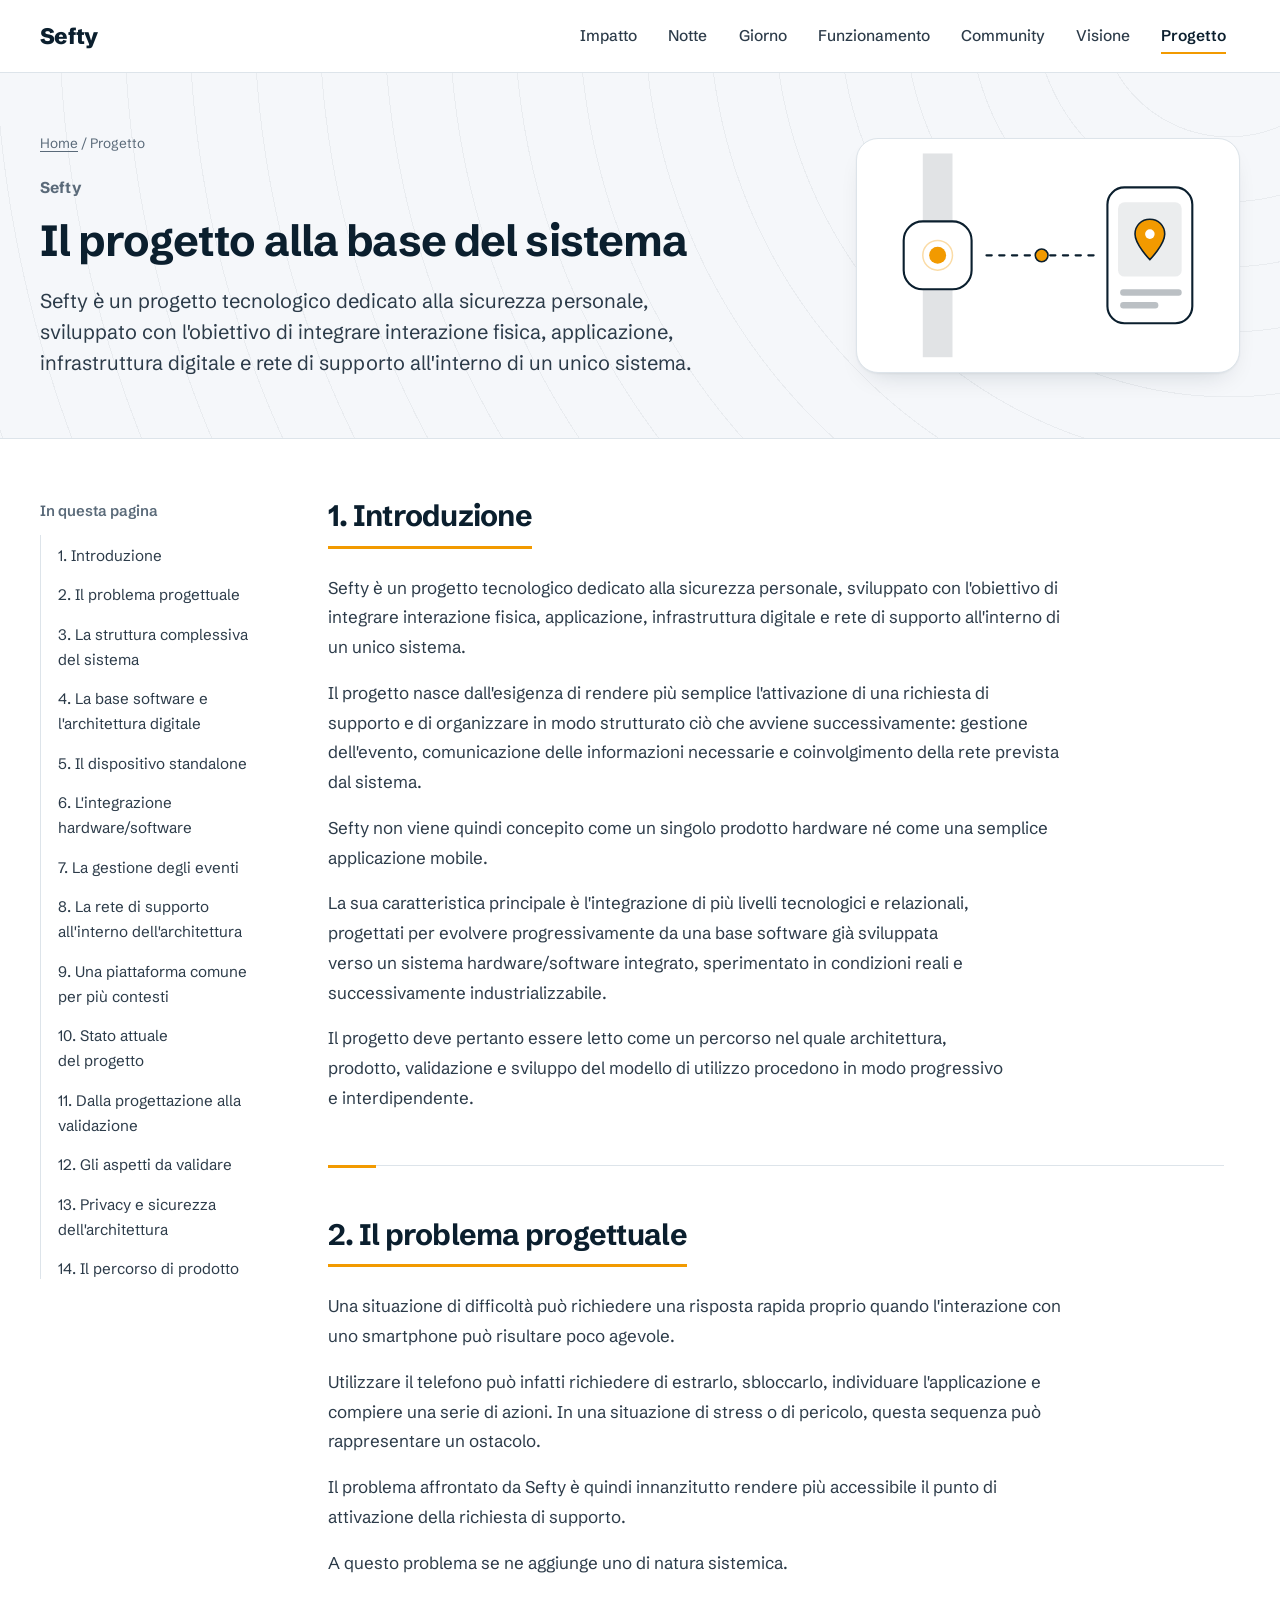
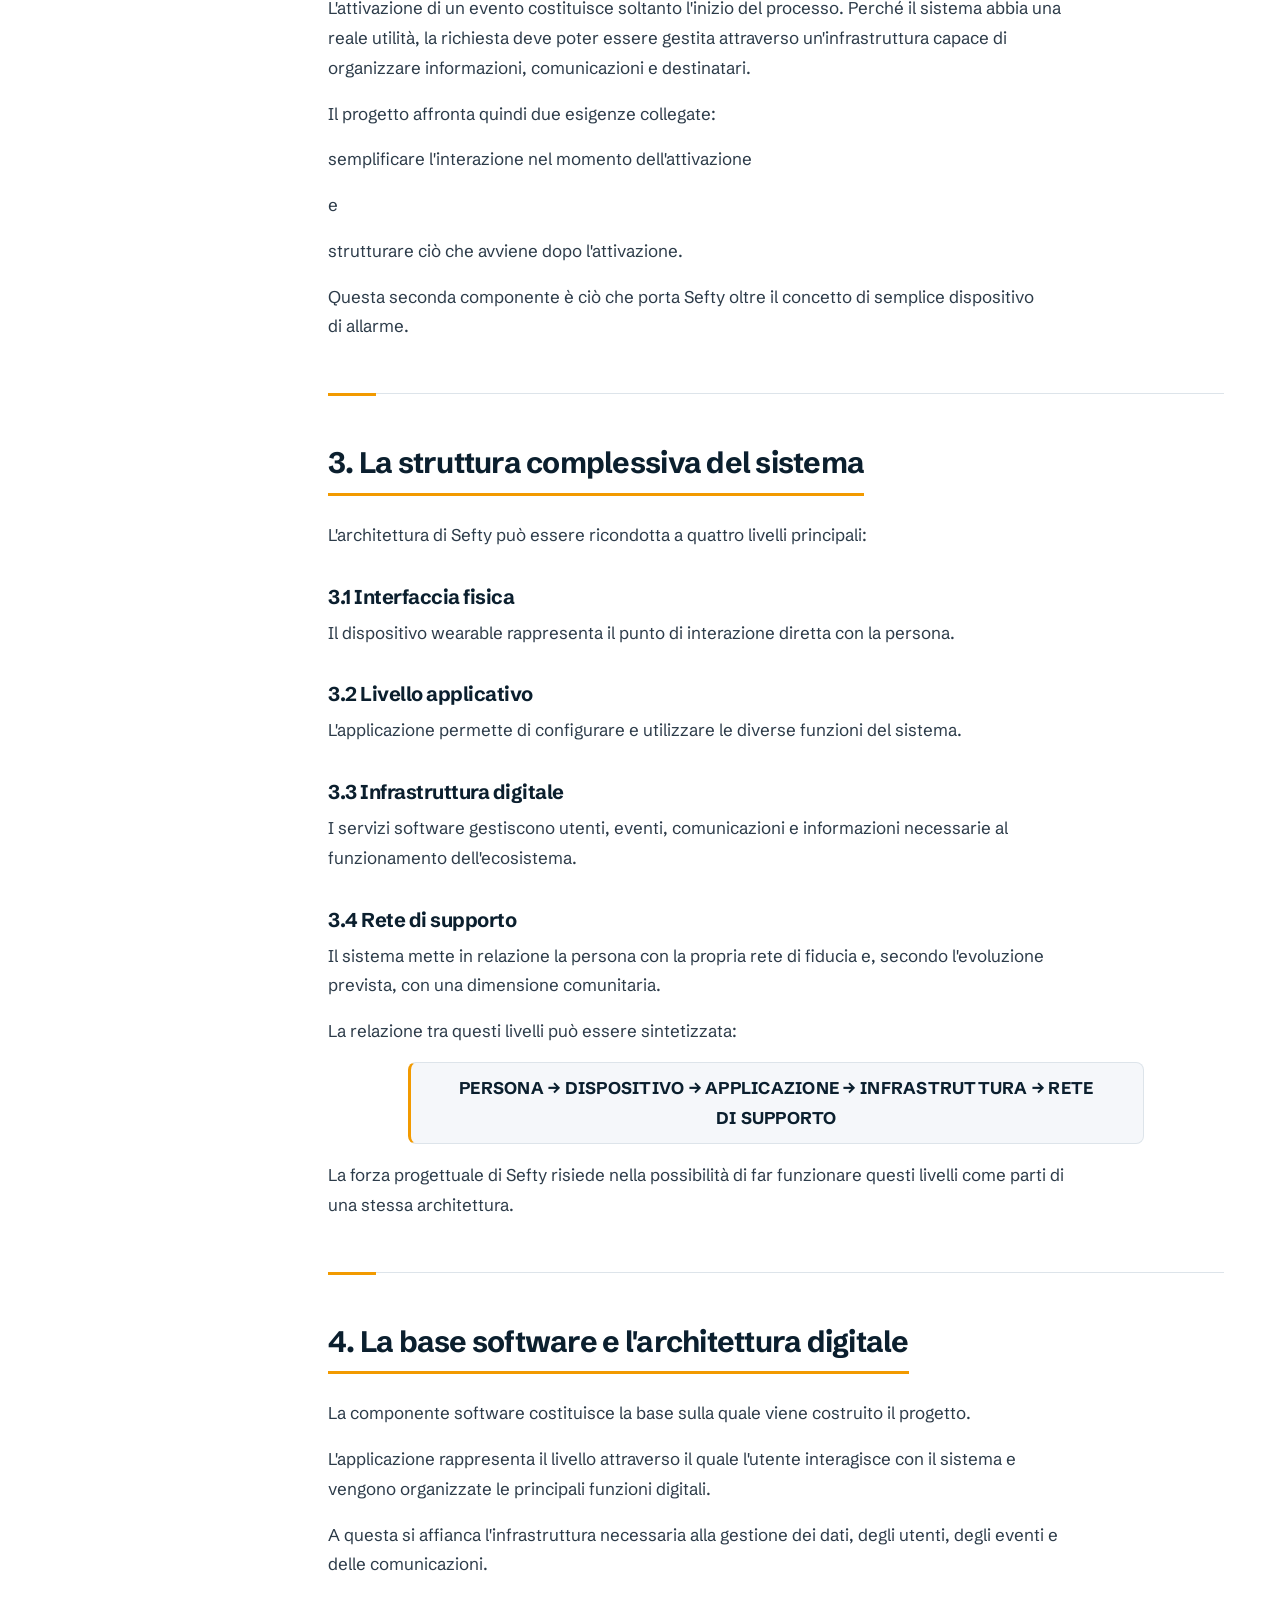
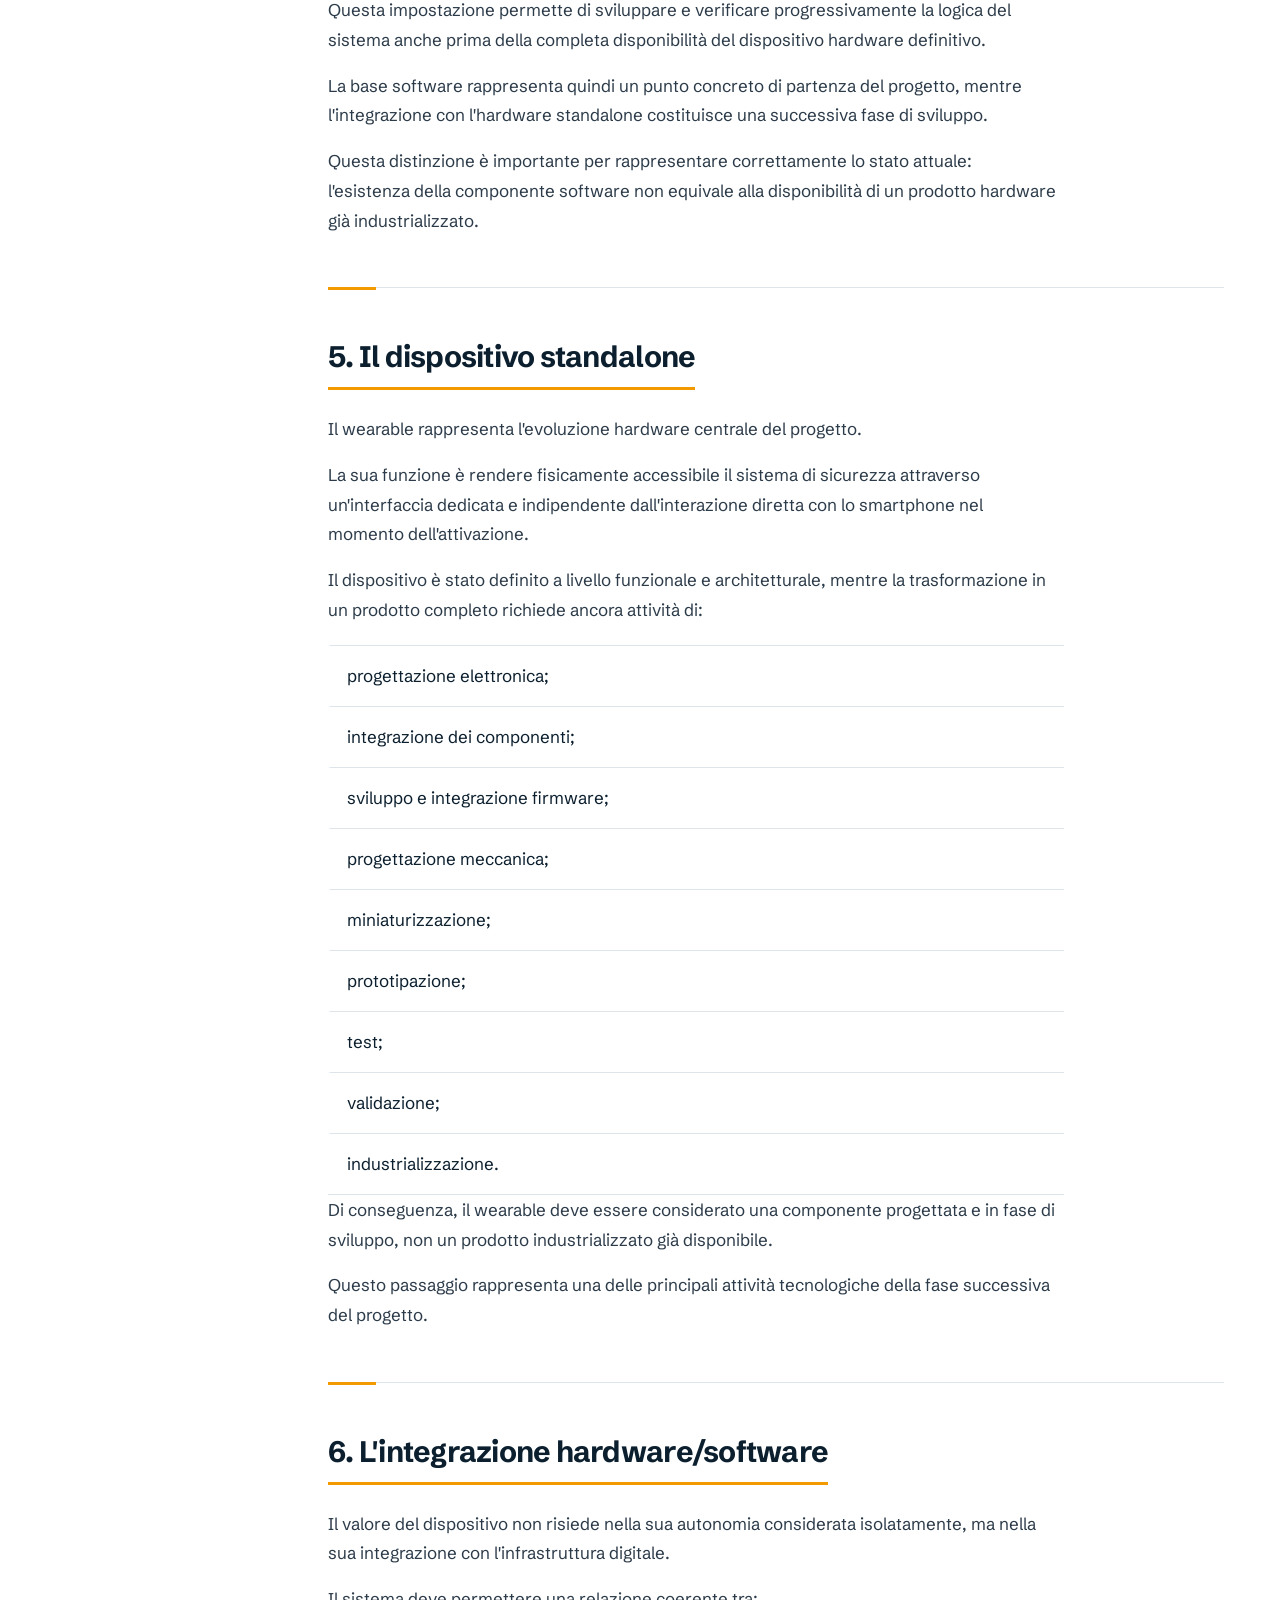
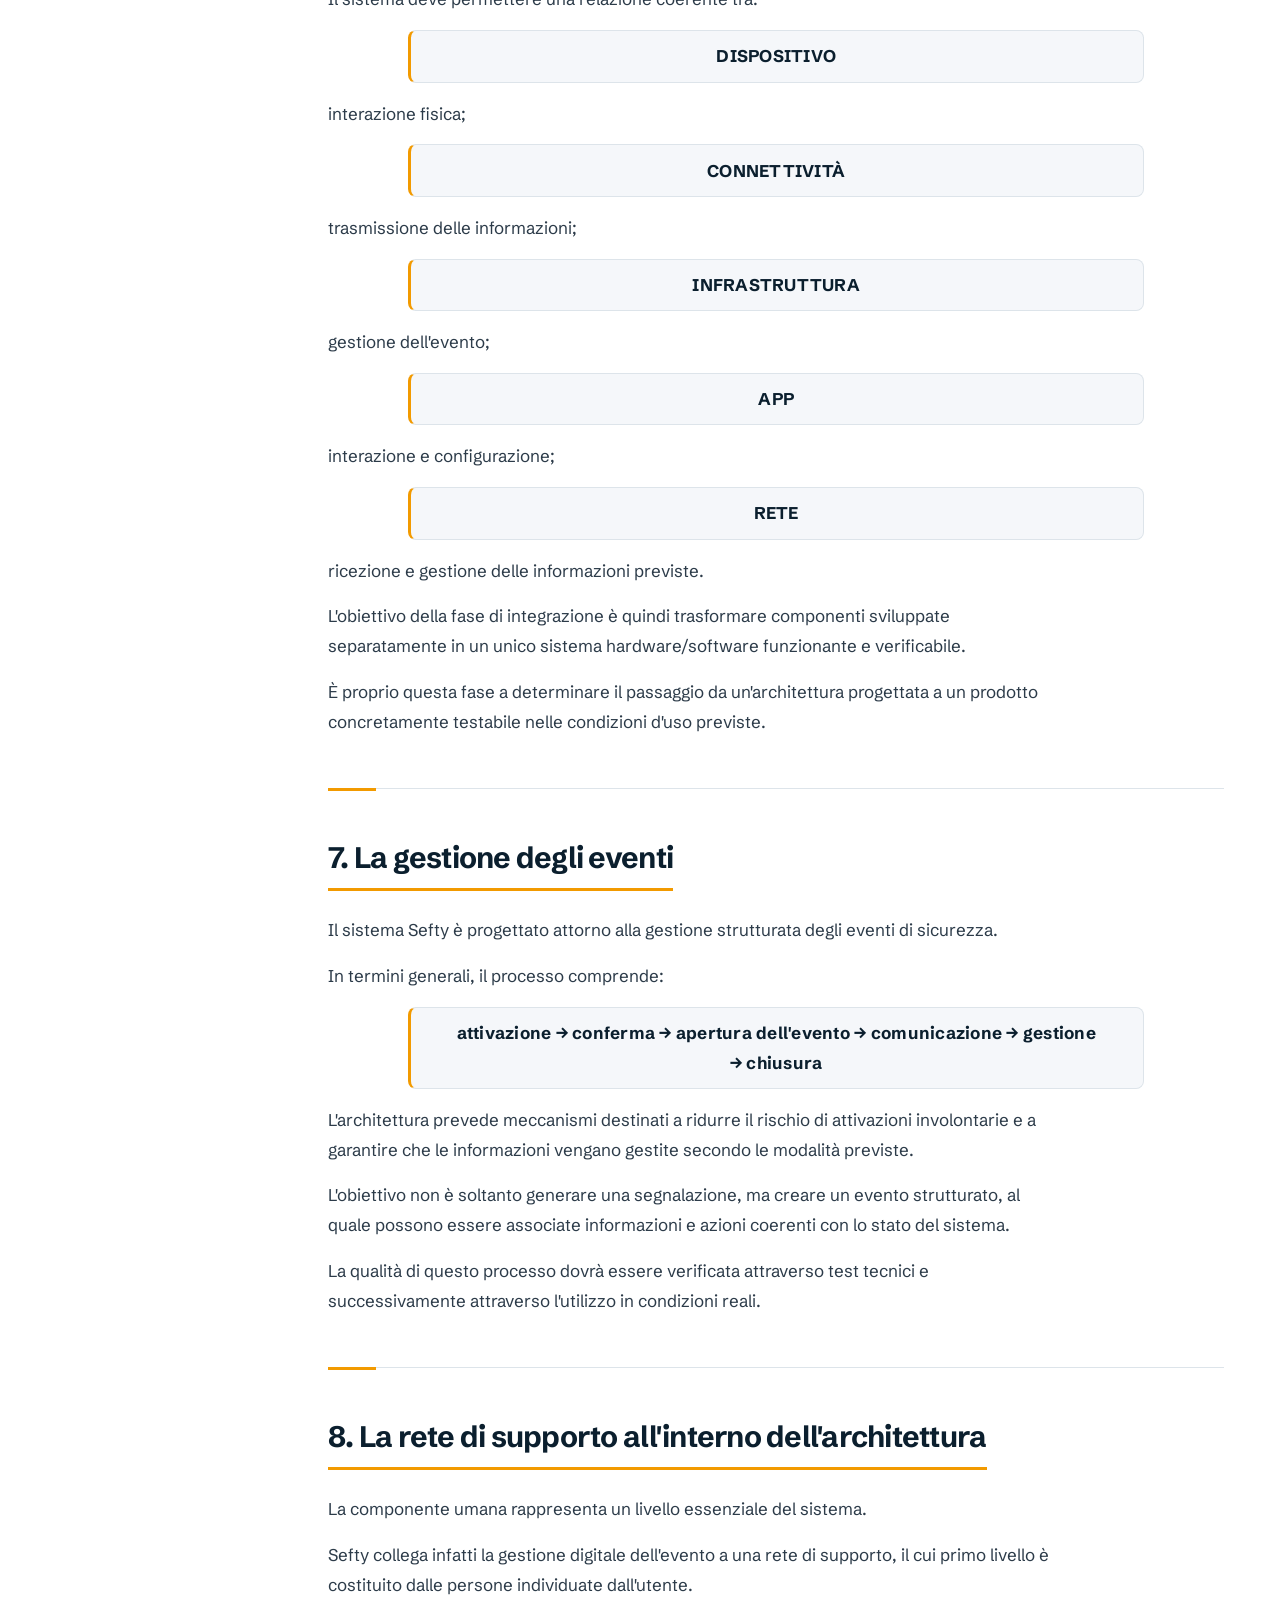
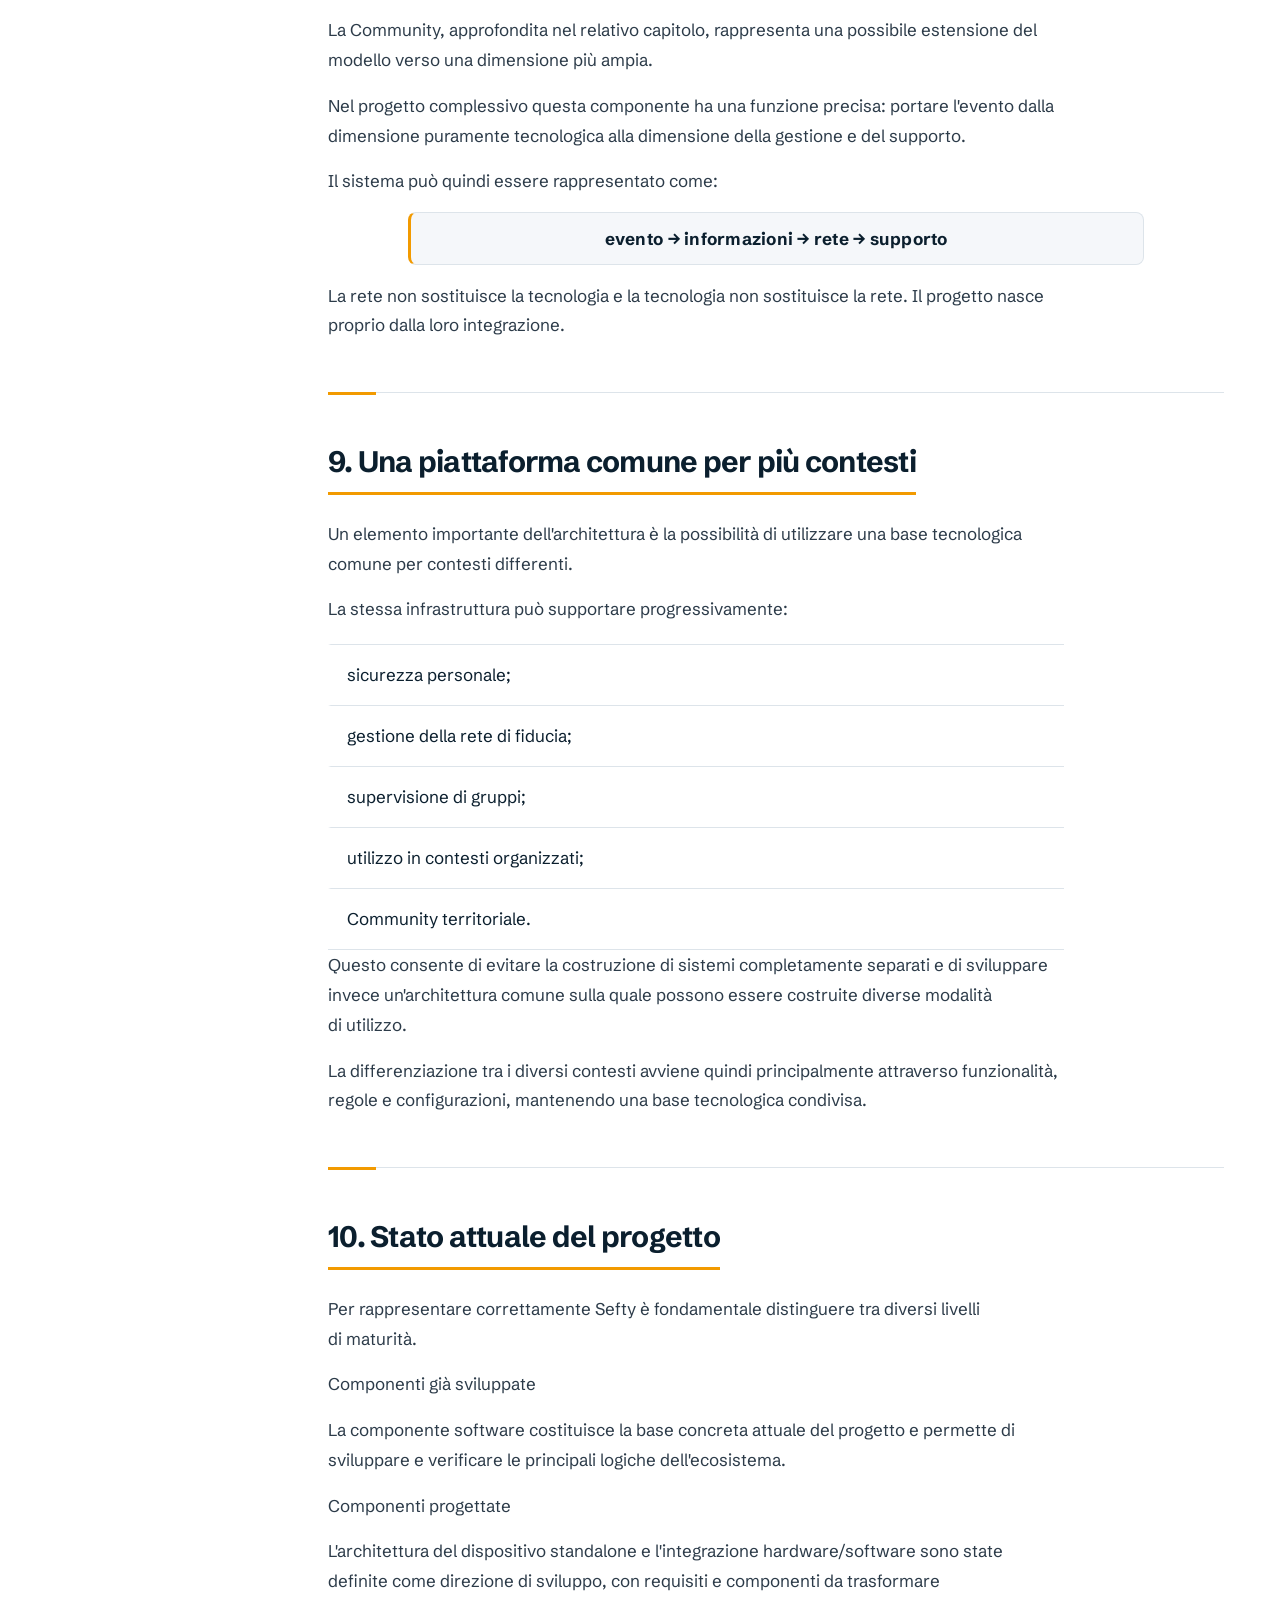
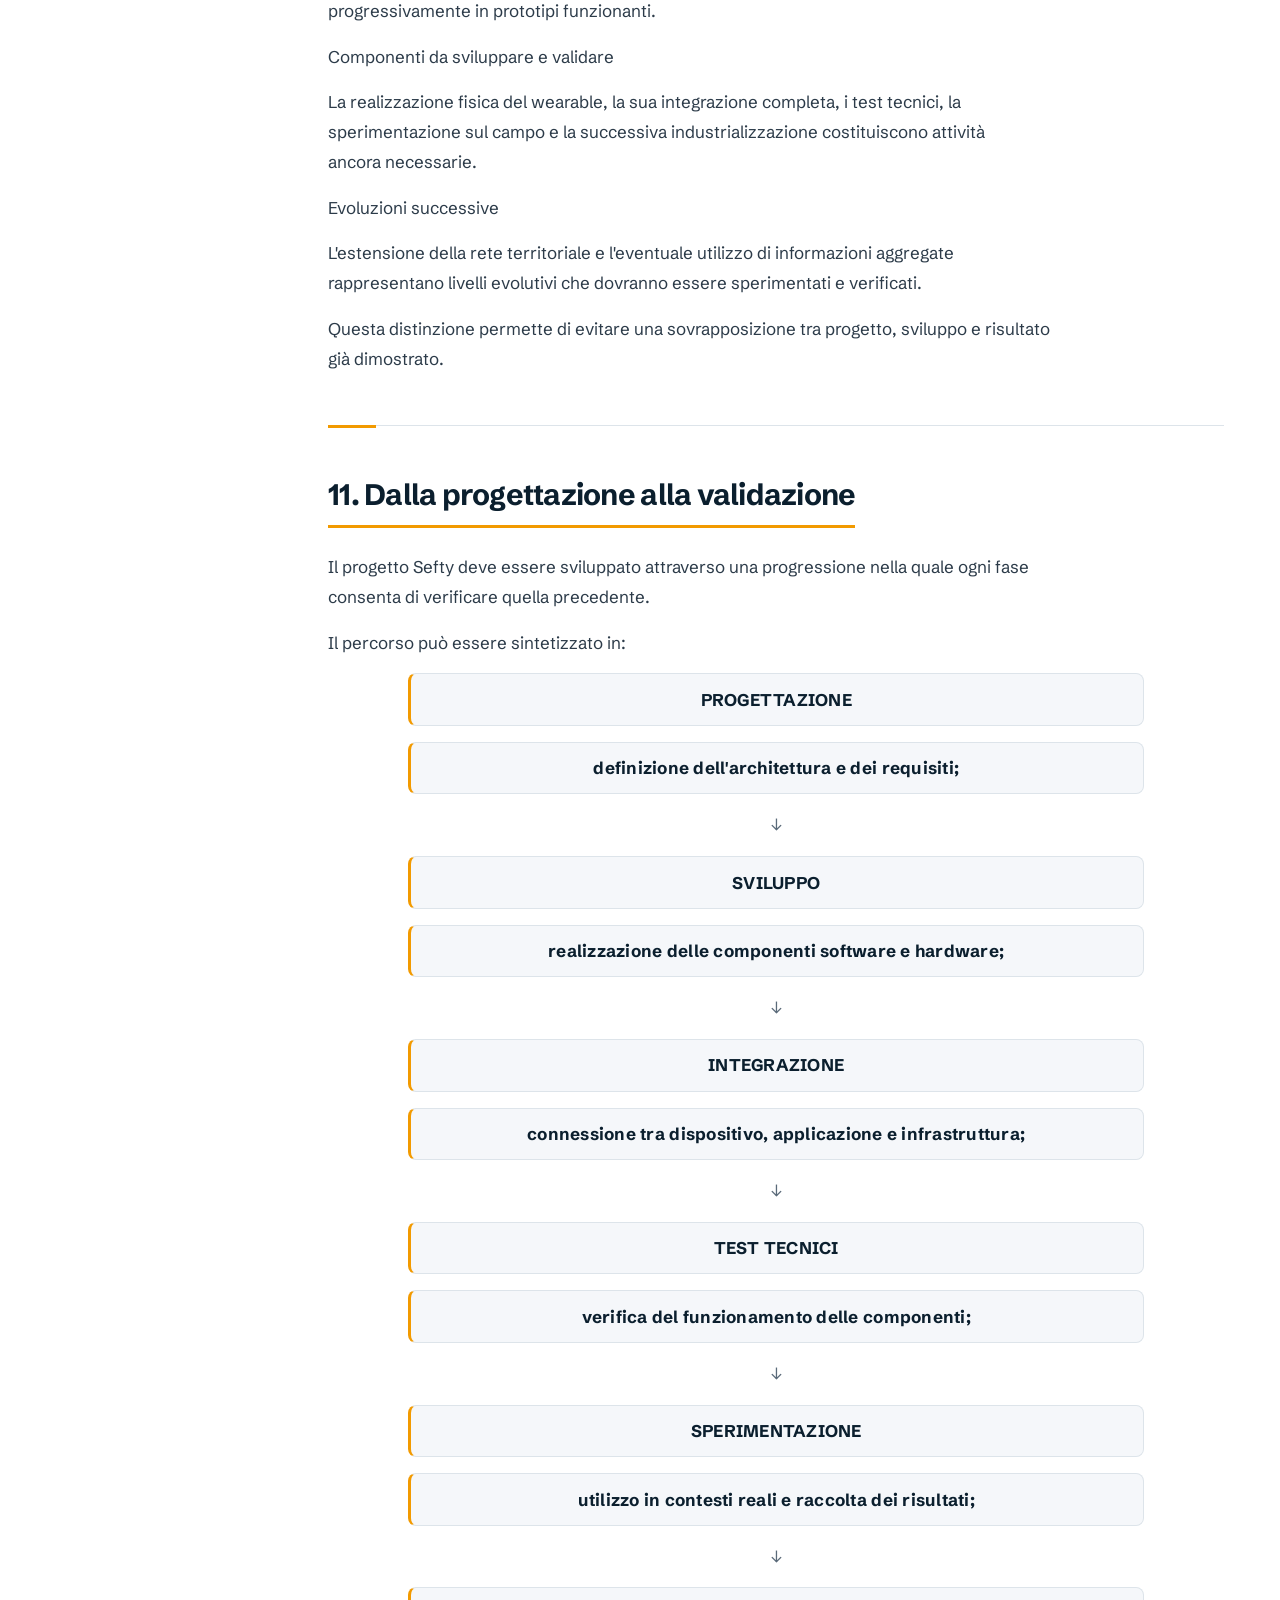
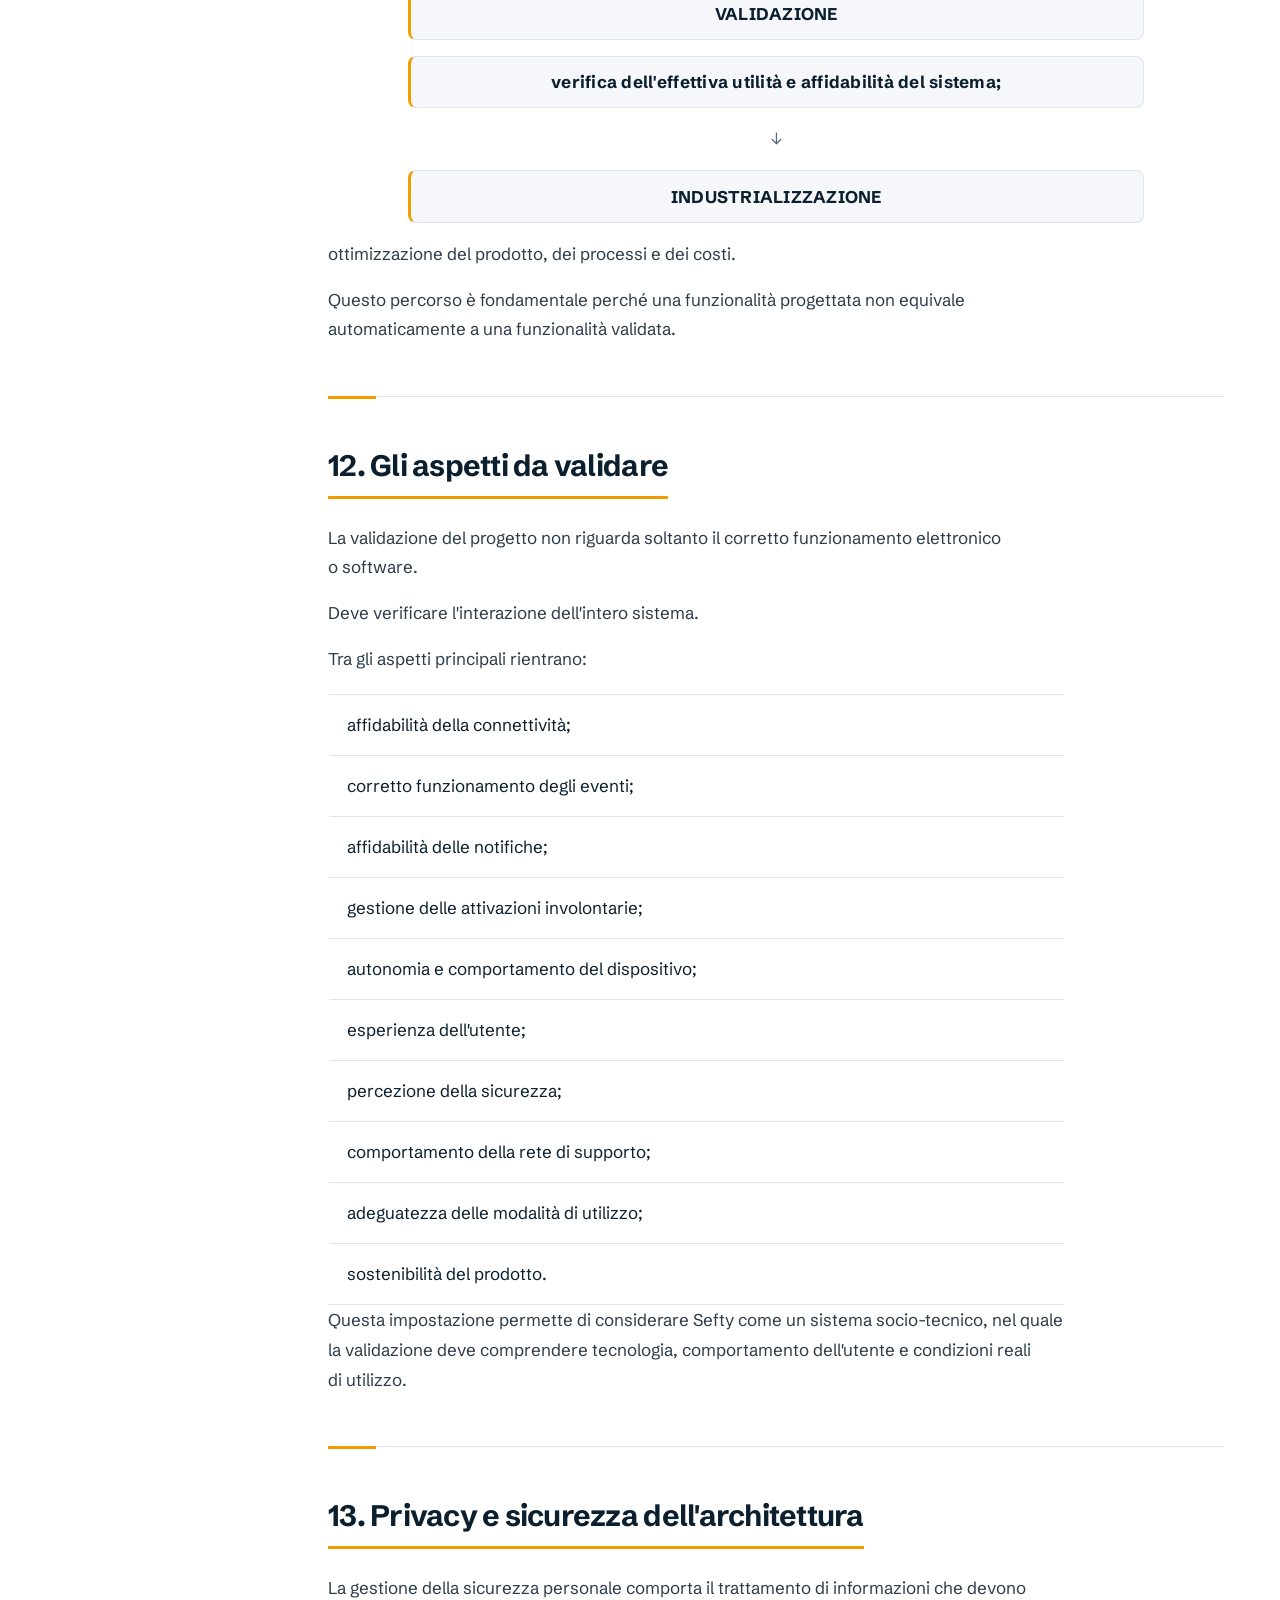
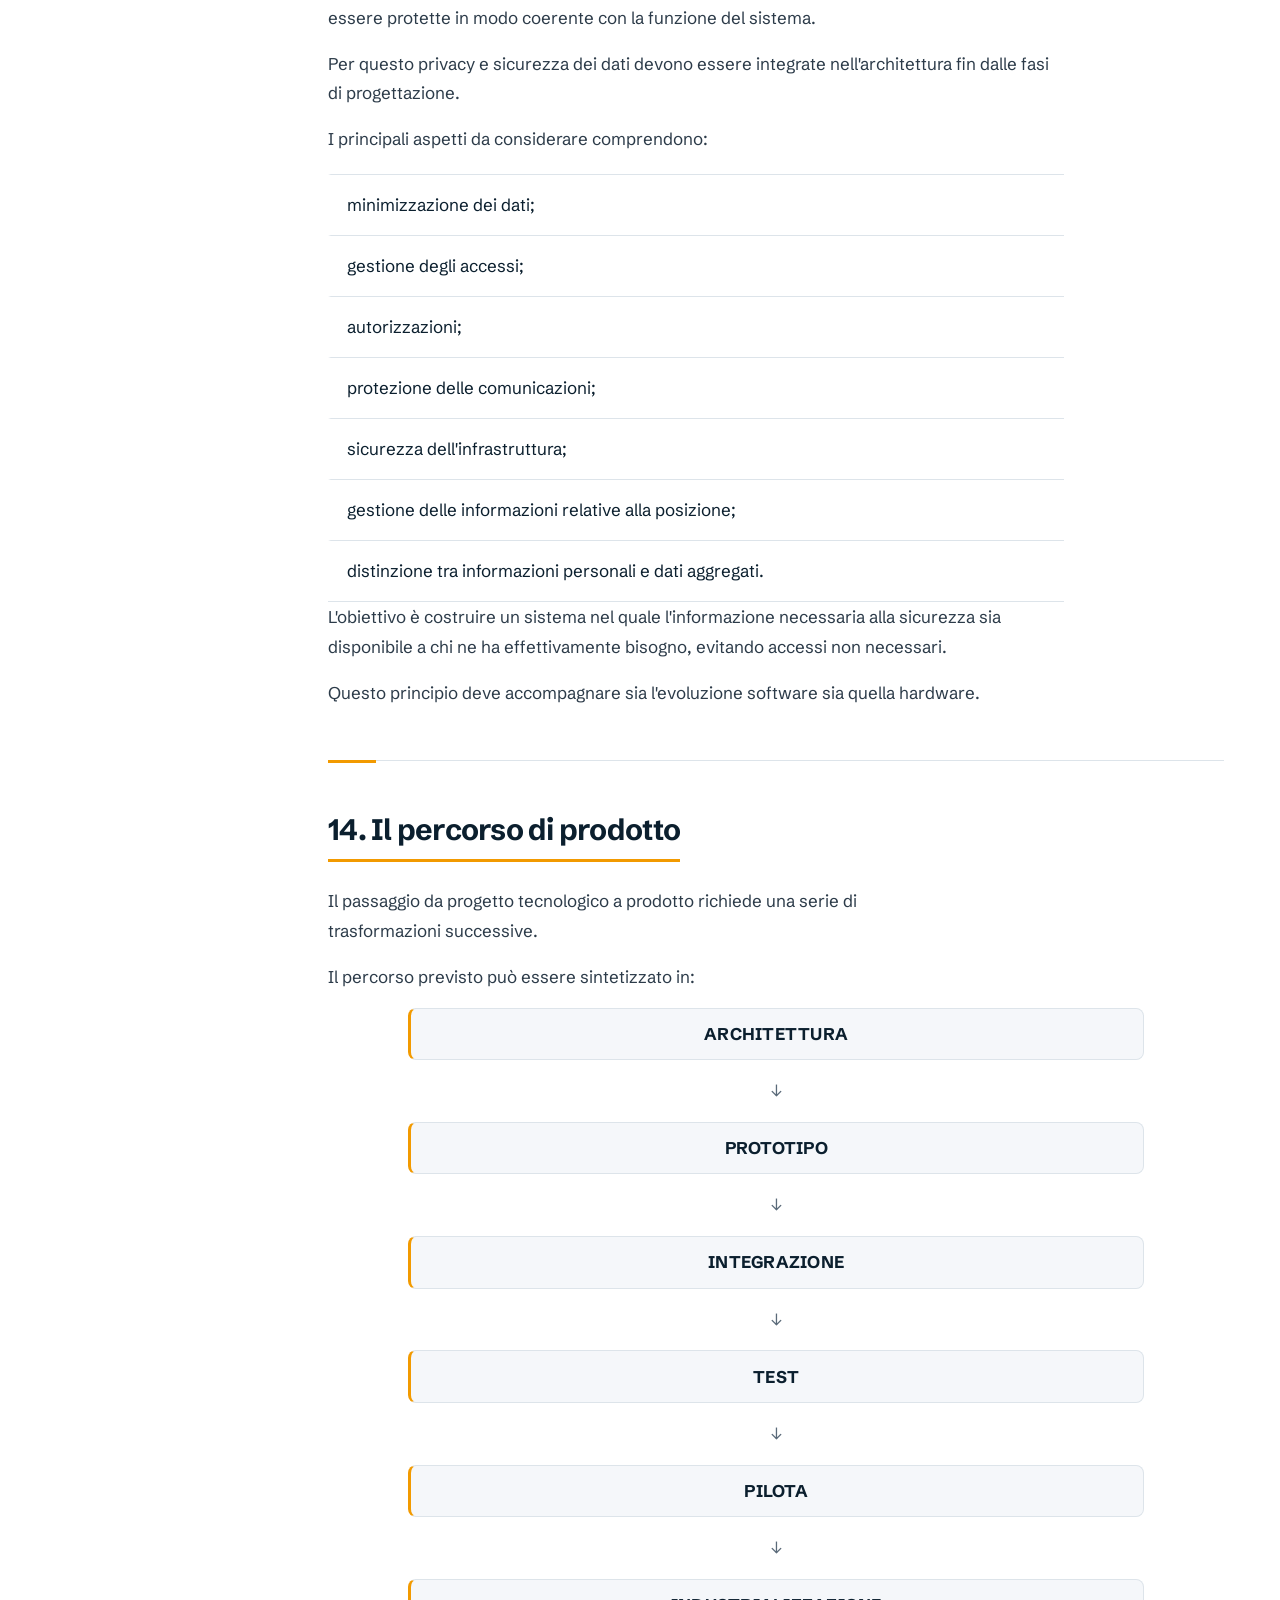
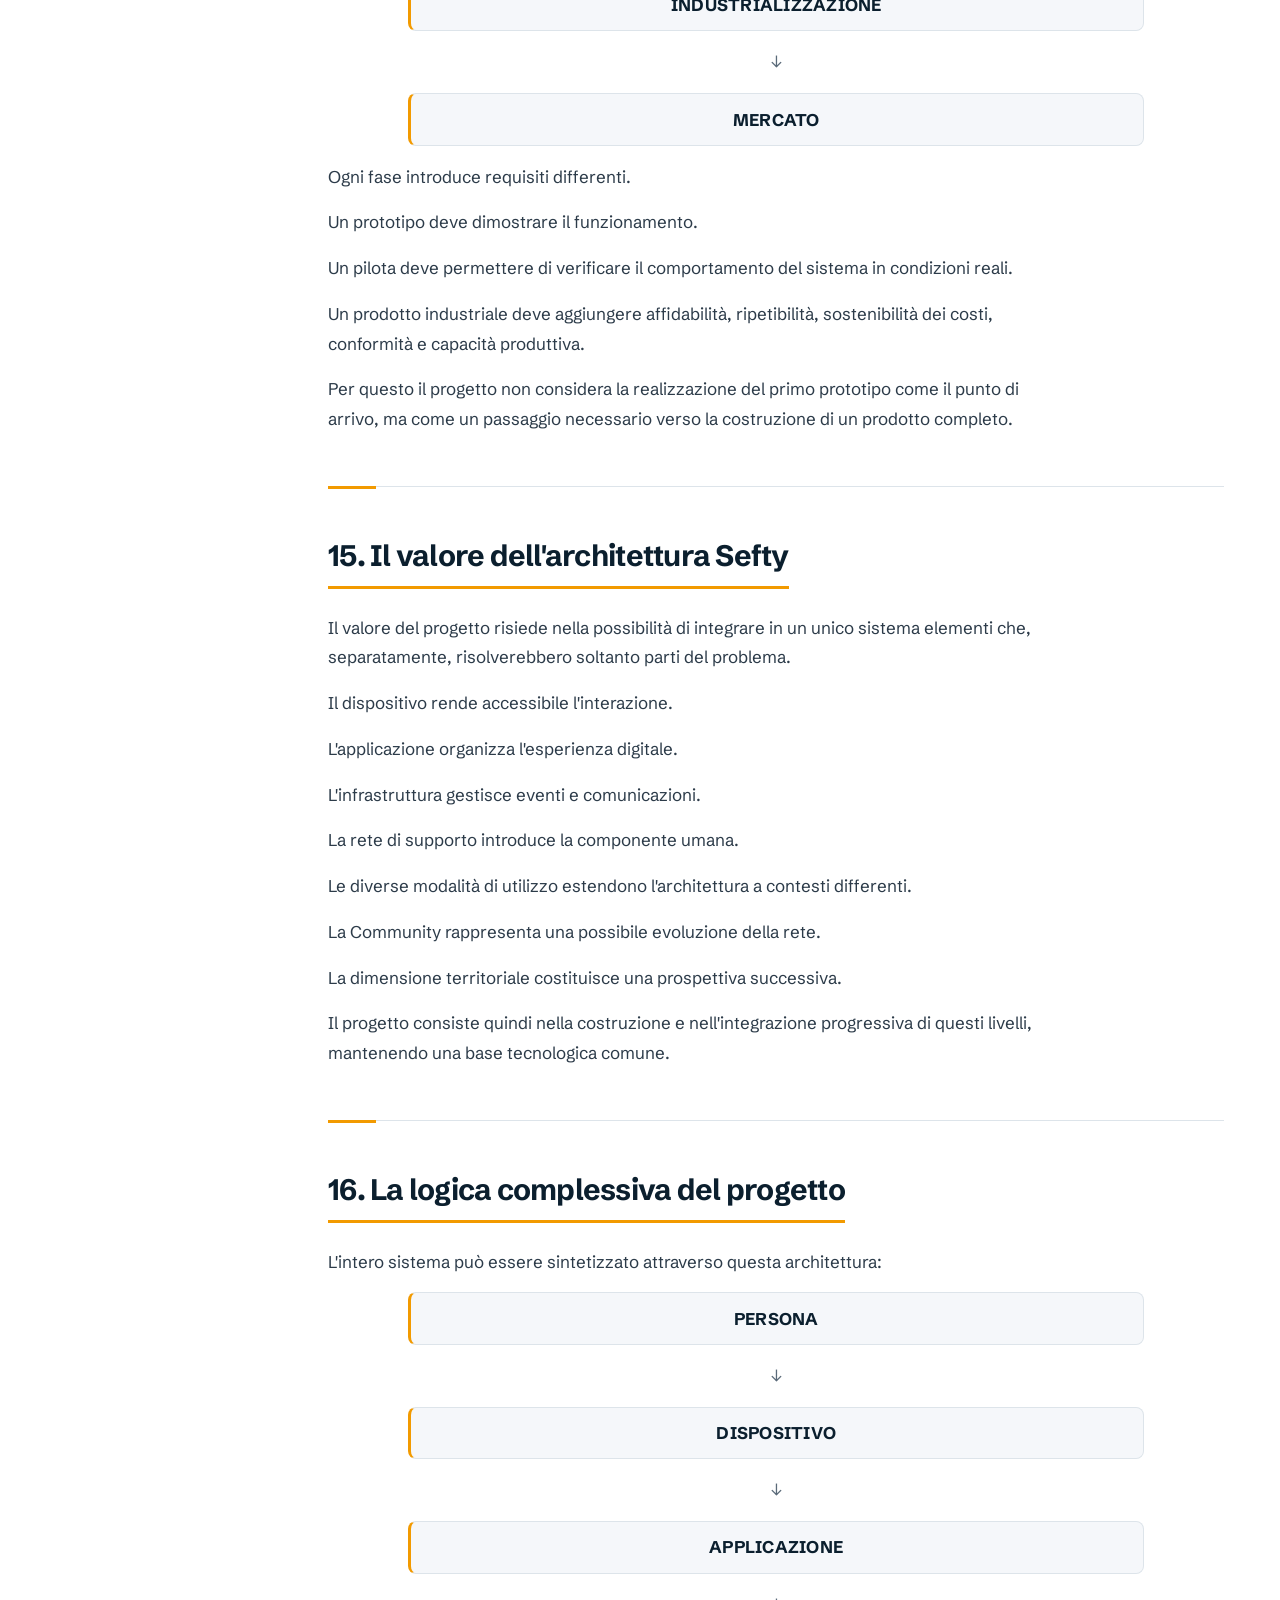
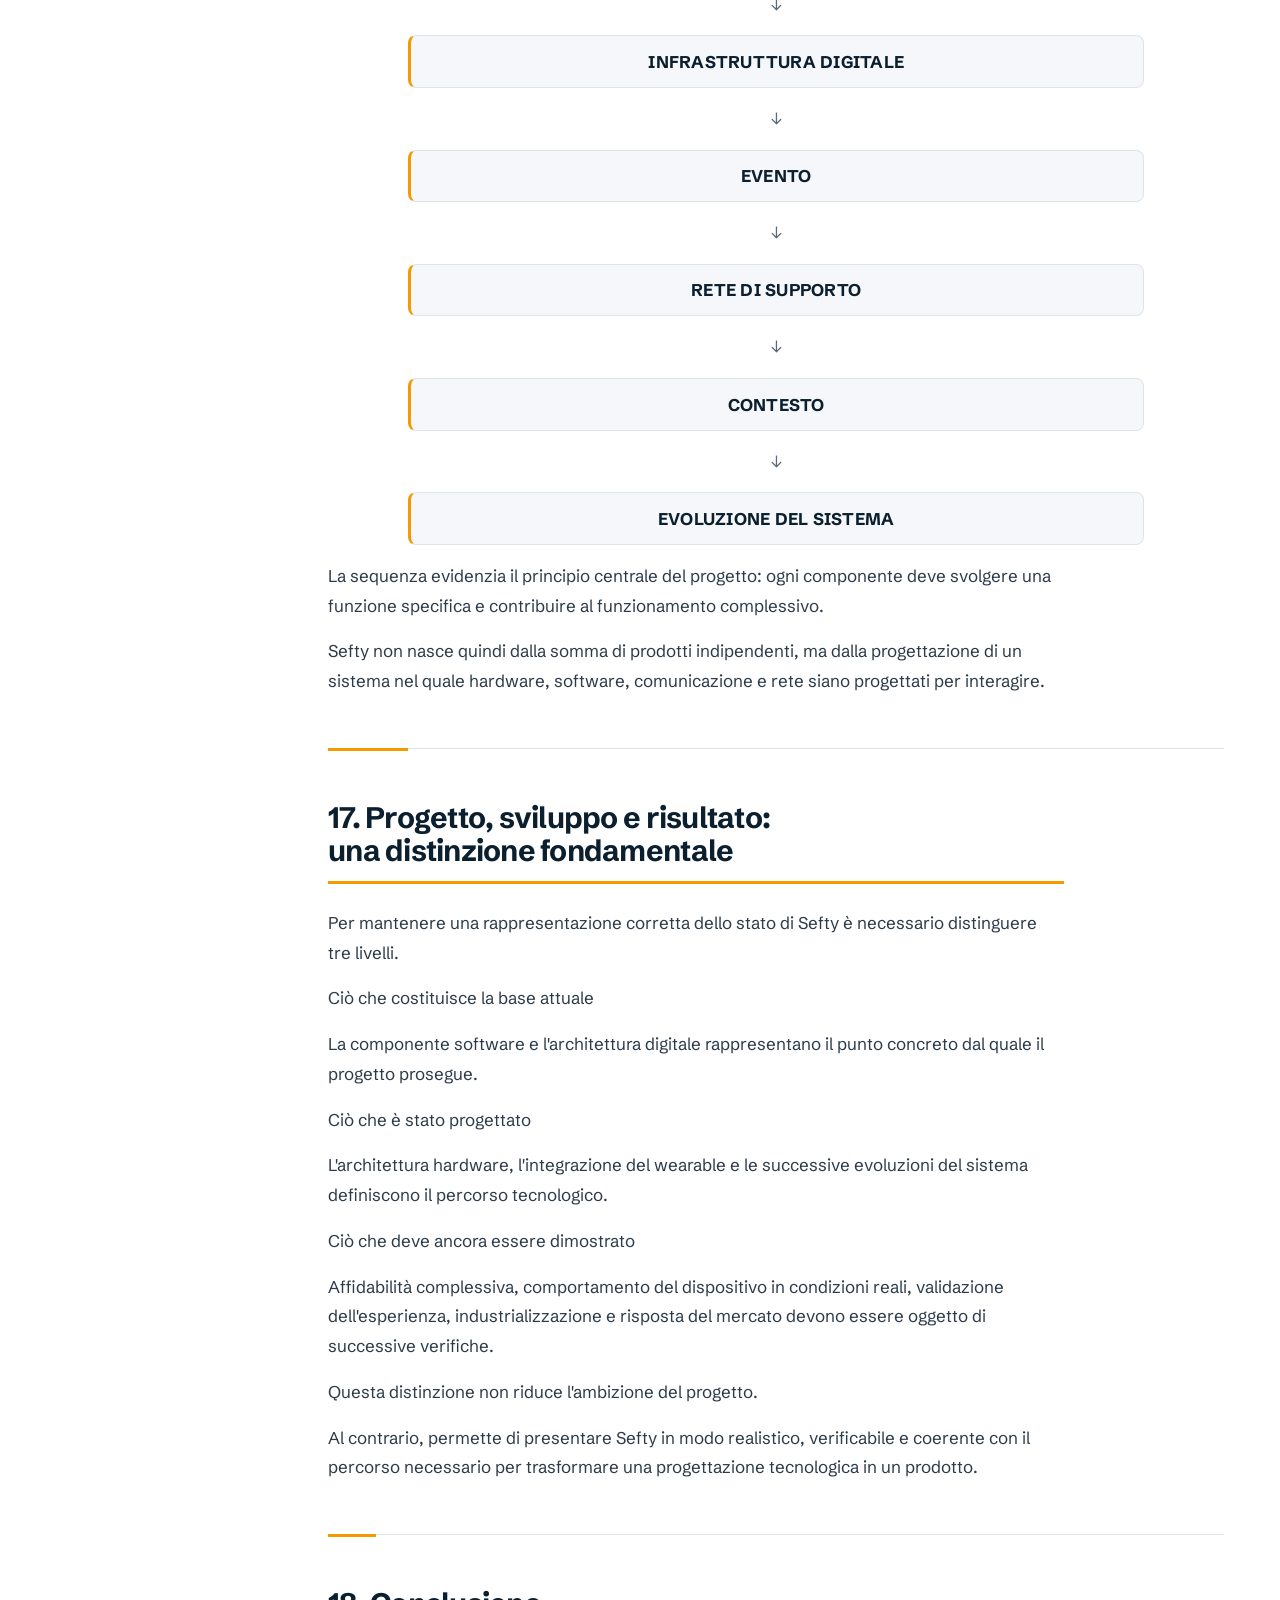
<file: progetto.html>
<!DOCTYPE html>
<html lang="it">

<head>
    <meta charset="UTF-8">
    <meta name="viewport" content="width=device-width, initial-scale=1.0">
    <script>

        document.documentElement.classList.add('js');
        setTimeout(function () { if (!window.__sefty) document.documentElement.classList.remove('js'); }, 4000);
    </script>

    <meta name="theme-color" content="#10222f">

    <link rel="icon" href="img/favicon.svg" type="image/svg+xml">

    <link rel="preconnect" href="https://fonts.googleapis.com">
    <link rel="preconnect" href="https://fonts.gstatic.com" crossorigin>
    <link href="https://fonts.googleapis.com/css2?family=Schibsted+Grotesk:wght@400..800&amp;display=swap"
        rel="stylesheet">
    <link rel="stylesheet" href="css/style.css?v=mobile-2">
    <script src="javascripts/index.js?v=mobile-2" defer></script>

    <title>Il progetto Sefty | Architettura, sviluppo e validazione</title>
    <meta name="description"
        content="Conosci il progetto Sefty: base software, dispositivo wearable, integrazione hardware e rete di supporto. Stato attuale e percorso verso il prodotto.">
    <meta name="robots" content="noindex, nofollow, noarchive, nosnippet"> <!-- disattiva -->
    <link rel="canonical" href="https://www.sefty.it/progetto.html">
    <meta property="og:type" content="website">
    <meta property="og:site_name" content="Sefty">
    <meta property="og:locale" content="it_IT">
    <meta property="og:title" content="Il progetto Sefty | Architettura, sviluppo e validazione">
    <meta property="og:description"
        content="Conosci il progetto Sefty: base software, dispositivo wearable, integrazione hardware e rete di supporto. Stato attuale e percorso verso il prodotto.">
    <meta property="og:image" content="https://www.sefty.it/img/immagine-principale.jpeg">
    <meta property="og:image:width" content="1600">
    <meta property="og:image:height" content="717">
    <meta property="og:image:alt" content="Panorama urbano notturno con strade e connessioni illuminate">
    <meta name="twitter:card" content="summary_large_image">
    <meta name="twitter:title" content="Il progetto Sefty | Architettura, sviluppo e validazione">
    <meta name="twitter:description"
        content="Conosci il progetto Sefty: base software, dispositivo wearable, integrazione hardware e rete di supporto. Stato attuale e percorso verso il prodotto.">
    <meta name="twitter:image" content="https://www.sefty.it/img/immagine-principale.jpeg">
    <meta name="twitter:image:alt" content="Panorama urbano notturno con strade e connessioni illuminate">
    <meta property="og:url" content="https://www.sefty.it/progetto.html">
    <script
        type="application/ld+json">{"@context":"https://schema.org","@graph":[{"@type":"Organization","name":"Sefty","description":"Progetto tecnologico di sicurezza personale, supervisione e rete di supporto.","@id":"https://www.sefty.it/#organization","url":"https://www.sefty.it/"},{"@type":"WebSite","name":"Sefty","inLanguage":"it-IT","@id":"https://www.sefty.it/#website","url":"https://www.sefty.it/","publisher":{"@id":"https://www.sefty.it/#organization"}},{"@type":"WebPage","name":"Il progetto Sefty | Architettura, sviluppo e validazione","description":"Conosci il progetto Sefty: base software, dispositivo wearable, integrazione hardware e rete di supporto. Stato attuale e percorso verso il prodotto.","inLanguage":"it-IT","@id":"https://www.sefty.it/progetto.html#webpage","url":"https://www.sefty.it/progetto.html","isPartOf":{"@id":"https://www.sefty.it/#website"},"about":{"@id":"https://www.sefty.it/#organization"},"breadcrumb":{"@id":"https://www.sefty.it/progetto.html#breadcrumb"}},{"@type":"BreadcrumbList","@id":"https://www.sefty.it/progetto.html#breadcrumb","itemListElement":[{"@type":"ListItem","position":1,"name":"Home","item":"https://www.sefty.it/"},{"@type":"ListItem","position":2,"name":"Progetto","item":"https://www.sefty.it/progetto.html"}]}]}</script>
</head>

<body>
    <a class="skip-link" href="#main">Vai al contenuto</a>
    <header class="site-header">
        <div class="wrap header-inner">
            <a class="brand" href="index.html" aria-label="Torna alla home di Sefty">Sefty</a>
            <button class="nav-toggle" id="navToggle" type="button" aria-expanded="false" aria-controls="siteNav"
                aria-label="Apri menu navigazione">
                <svg class="icon icon-open" viewbox="0 0 24 24" aria-hidden="true">
                    <path d="M4 7h16M4 12h16M4 17h16"></path>
                </svg><svg class="icon icon-close" viewbox="0 0 24 24" aria-hidden="true">
                    <path d="M6 6l12 12M18 6 6 18"></path>
                </svg>
            </button>
            <nav class="nav" id="siteNav" aria-label="Menu principale">
                <ul>
                    <li><a href="impatto.html">Impatto</a></li>
                    <li><a href="notte.html">Notte</a></li>
                    <li><a href="giorno.html">Giorno</a></li>
                    <li><a href="funzionamento.html">Funzionamento</a></li>
                    <li><a href="community.html">Community</a></li>
                    <li><a href="visione.html">Visione</a></li>
                    <li><a href="progetto.html" aria-current="page">Progetto</a></li>
                </ul>
            </nav>
        </div>
        <div class="progress" aria-hidden="true"><span id="progressBar"></span></div>
    </header>
    <main id="main">
        <div class="page-head rings-light">
            <div class="wrap">
                <div>
                    <nav class="breadcrumbs" aria-label="Percorso"><a href="index.html">Home</a><span
                            aria-hidden="true"> / </span><span aria-current="page">Progetto</span></nav>
                    <span class="kicker">Sefty</span>
                    <h1><span class="hw"><span style="--w:0">Il</span></span> <span class="hw"><span
                                style="--w:1">progetto</span></span> <span class="hw"><span
                                style="--w:2">alla</span></span> <span class="hw"><span style="--w:3">base</span></span>
                        <span class="hw"><span style="--w:4">del</span></span> <span class="hw"><span
                                style="--w:5">sistema</span></span> </h1>
                    <p class="lead">Sefty è un progetto tecnologico dedicato alla sicurezza personale, sviluppato con
                        l'obiettivo di integrare interazione fisica, applicazione, infrastruttura digitale e rete di
                        supporto all'interno di un unico sistema.</p>
                </div>
                <div class="page-art" aria-hidden="true"><svg class="art-svg" viewbox="0 0 360 220"
                        preserveaspectratio="xMidYMid slice" aria-hidden="true" focusable="false">
                        <rect x="62" y="14" width="28" height="70" fill="var(--art-strap)"></rect>
                        <rect x="62" y="136" width="28" height="70" fill="var(--art-strap)"></rect>
                        <rect x="44" y="78" width="64" height="64" rx="18" fill="var(--art-solid)" stroke="currentColor"
                            stroke-width="2"></rect>
                        <circle cx="76" cy="110" r="8" fill="var(--signal)"></circle>
                        <circle class="rip" cx="76" cy="110" r="14" fill="none" stroke="var(--signal)"
                            stroke-width="1.5"></circle>
                        <path class="flow-line" d="M122 110 H226" fill="none" stroke="currentColor" stroke-width="2"
                            stroke-linecap="round"></path>
                        <circle class="pop" cx="174" cy="110" r="6" fill="var(--signal)" stroke="currentColor"
                            stroke-width="1.5"></circle>
                        <rect x="236" y="46" width="80" height="128" rx="16" fill="var(--art-solid)"
                            stroke="currentColor" stroke-width="2"></rect>
                        <rect x="246" y="60" width="60" height="70" rx="6" fill="currentColor" fill-opacity=".08">
                        </rect>
                        <path class="pop" d="M276 76c-8 0-14 6-14 14 0 10 14 24 14 24s14-14 14-24c0-8-6-14-14-14Z"
                            fill="var(--signal)" stroke="currentColor" stroke-width="1.5"></path>
                        <circle cx="276" cy="90" r="4.5" fill="var(--art-solid)"></circle>
                        <rect x="248" y="142" width="58" height="6" rx="3" fill="currentColor" fill-opacity=".28">
                        </rect>
                        <rect x="248" y="154" width="36" height="6" rx="3" fill="currentColor" fill-opacity=".28">
                        </rect>
                    </svg></div>
            </div>
        </div>
        <div class="wrap layout">
            <nav class="toc" aria-label="In questa pagina">
                <details class="toc-disclosure">
                    <summary>In questa pagina</summary>
                    <ul>
                        <li><a href="#s1">1. Introduzione</a></li>
                        <li><a href="#s2">2. Il problema progettuale</a></li>
                        <li><a href="#s3">3. La struttura complessiva del sistema</a></li>
                        <li><a href="#s4">4. La base software e l'architettura digitale</a></li>
                        <li><a href="#s5">5. Il dispositivo standalone</a></li>
                        <li><a href="#s6">6. L'integrazione hardware/software</a></li>
                        <li><a href="#s7">7. La gestione degli eventi</a></li>
                        <li><a href="#s8">8. La rete di supporto all'interno dell'architettura</a></li>
                        <li><a href="#s9">9. Una piattaforma comune per più contesti</a></li>
                        <li><a href="#s10">10. Stato attuale del progetto</a></li>
                        <li><a href="#s11">11. Dalla progettazione alla validazione</a></li>
                        <li><a href="#s12">12. Gli aspetti da validare</a></li>
                        <li><a href="#s13">13. Privacy e sicurezza dell'architettura</a></li>
                        <li><a href="#s14">14. Il percorso di prodotto</a></li>
                        <li><a href="#s15">15. Il valore dell'architettura Sefty</a></li>
                        <li><a href="#s16">16. La logica complessiva del progetto</a></li>
                        <li><a href="#s17">17. Progetto, sviluppo e risultato: una distinzione fondamentale</a></li>
                        <li><a href="#s18">18. Conclusione</a></li>
                    </ul>
                </details>
            </nav>
            <div class="prose">
                <section id="s1">
                    <h2>1. Introduzione</h2>
                    <p>Sefty è un progetto tecnologico dedicato alla sicurezza personale, sviluppato con l'obiettivo di
                        integrare interazione fisica, applicazione, infrastruttura digitale e rete di supporto
                        all'interno di un unico sistema.</p>
                    <p>Il progetto nasce dall'esigenza di rendere più semplice l'attivazione di una richiesta di
                        supporto e di organizzare in modo strutturato ciò che avviene successivamente: gestione
                        dell'evento, comunicazione delle informazioni necessarie e coinvolgimento della rete prevista
                        dal sistema.</p>
                    <p>Sefty non viene quindi concepito come un singolo prodotto hardware né come una semplice
                        applicazione mobile.</p>
                    <p>La sua caratteristica principale è l'integrazione di più livelli tecnologici e relazionali,
                        progettati per evolvere progressivamente da una base software già sviluppata verso un sistema
                        hardware/software integrato, sperimentato in condizioni reali e successivamente
                        industrializzabile.</p>
                    <p>Il progetto deve pertanto essere letto come un percorso nel quale architettura, prodotto,
                        validazione e sviluppo del modello di utilizzo procedono in modo progressivo e interdipendente.
                    </p>
                </section>
                <section id="s2">
                    <h2>2. Il problema progettuale</h2>
                    <p>Una situazione di difficoltà può richiedere una risposta rapida proprio quando l'interazione con
                        uno smartphone può risultare poco agevole.</p>
                    <p>Utilizzare il telefono può infatti richiedere di estrarlo, sbloccarlo, individuare l'applicazione
                        e compiere una serie di azioni. In una situazione di stress o di pericolo, questa sequenza può
                        rappresentare un ostacolo.</p>
                    <p>Il problema affrontato da Sefty è quindi innanzitutto rendere più accessibile il punto di
                        attivazione della richiesta di supporto.</p>
                    <p>A questo problema se ne aggiunge uno di natura sistemica.</p>
                    <p>L'attivazione di un evento costituisce soltanto l'inizio del processo. Perché il sistema abbia
                        una reale utilità, la richiesta deve poter essere gestita attraverso un'infrastruttura capace di
                        organizzare informazioni, comunicazioni e destinatari.</p>
                    <p>Il progetto affronta quindi due esigenze collegate:</p>
                    <p>semplificare l'interazione nel momento dell'attivazione</p>
                    <p>e</p>
                    <p>strutturare ciò che avviene dopo l'attivazione.</p>
                    <p>Questa seconda componente è ciò che porta Sefty oltre il concetto di semplice dispositivo di
                        allarme.</p>
                </section>
                <section id="s3">
                    <h2>3. La struttura complessiva del sistema</h2>
                    <p>L'architettura di Sefty può essere ricondotta a quattro livelli principali:</p>
                    <h3>3.1 Interfaccia fisica</h3>
                    <p>Il dispositivo wearable rappresenta il punto di interazione diretta con la persona.</p>
                    <h3>3.2 Livello applicativo</h3>
                    <p>L'applicazione permette di configurare e utilizzare le diverse funzioni del sistema.</p>
                    <h3>3.3 Infrastruttura digitale</h3>
                    <p>I servizi software gestiscono utenti, eventi, comunicazioni e informazioni necessarie al
                        funzionamento dell'ecosistema.</p>
                    <h3>3.4 Rete di supporto</h3>
                    <p>Il sistema mette in relazione la persona con la propria rete di fiducia e, secondo l'evoluzione
                        prevista, con una dimensione comunitaria.</p>
                    <p>La relazione tra questi livelli può essere sintetizzata:</p>
                    <p class="flow-label">PERSONA → DISPOSITIVO → APPLICAZIONE → INFRASTRUTTURA → RETE DI SUPPORTO</p>
                    <p>La forza progettuale di Sefty risiede nella possibilità di far funzionare questi livelli come
                        parti di una stessa architettura.</p>
                </section>
                <section id="s4">
                    <h2>4. La base software e l'architettura digitale</h2>
                    <p>La componente software costituisce la base sulla quale viene costruito il progetto.</p>
                    <p>L'applicazione rappresenta il livello attraverso il quale l'utente interagisce con il sistema e
                        vengono organizzate le principali funzioni digitali.</p>
                    <p>A questa si affianca l'infrastruttura necessaria alla gestione dei dati, degli utenti, degli
                        eventi e delle comunicazioni.</p>
                    <p>Questa impostazione permette di sviluppare e verificare progressivamente la logica del sistema
                        anche prima della completa disponibilità del dispositivo hardware definitivo.</p>
                    <p>La base software rappresenta quindi un punto concreto di partenza del progetto, mentre
                        l'integrazione con l'hardware standalone costituisce una successiva fase di sviluppo.</p>
                    <p>Questa distinzione è importante per rappresentare correttamente lo stato attuale: l'esistenza
                        della componente software non equivale alla disponibilità di un prodotto hardware già
                        industrializzato.</p>
                </section>
                <section id="s5">
                    <h2>5. Il dispositivo standalone</h2>
                    <p>Il wearable rappresenta l'evoluzione hardware centrale del progetto.</p>
                    <p>La sua funzione è rendere fisicamente accessibile il sistema di sicurezza attraverso
                        un'interfaccia dedicata e indipendente dall'interazione diretta con lo smartphone nel momento
                        dell'attivazione.</p>
                    <p>Il dispositivo è stato definito a livello funzionale e architetturale, mentre la trasformazione
                        in un prodotto completo richiede ancora attività di:</p>
                    <ul class="rules">
                        <li>progettazione elettronica;</li>
                        <li>integrazione dei componenti;</li>
                        <li>sviluppo e integrazione firmware;</li>
                        <li>progettazione meccanica;</li>
                        <li>miniaturizzazione;</li>
                        <li>prototipazione;</li>
                        <li>test;</li>
                        <li>validazione;</li>
                        <li>industrializzazione.</li>
                    </ul>
                    <p>Di conseguenza, il wearable deve essere considerato una componente progettata e in fase di
                        sviluppo, non un prodotto industrializzato già disponibile.</p>
                    <p>Questo passaggio rappresenta una delle principali attività tecnologiche della fase successiva del
                        progetto.</p>
                </section>
                <section id="s6">
                    <h2>6. L'integrazione hardware/software</h2>
                    <p>Il valore del dispositivo non risiede nella sua autonomia considerata isolatamente, ma nella sua
                        integrazione con l'infrastruttura digitale.</p>
                    <p>Il sistema deve permettere una relazione coerente tra:</p>
                    <p class="flow-label">DISPOSITIVO</p>
                    <p>interazione fisica;</p>
                    <p class="flow-label">CONNETTIVITÀ</p>
                    <p>trasmissione delle informazioni;</p>
                    <p class="flow-label">INFRASTRUTTURA</p>
                    <p>gestione dell'evento;</p>
                    <p class="flow-label">APP</p>
                    <p>interazione e configurazione;</p>
                    <p class="flow-label">RETE</p>
                    <p>ricezione e gestione delle informazioni previste.</p>
                    <p>L'obiettivo della fase di integrazione è quindi trasformare componenti sviluppate separatamente
                        in un unico sistema hardware/software funzionante e verificabile.</p>
                    <p>È proprio questa fase a determinare il passaggio da un'architettura progettata a un prodotto
                        concretamente testabile nelle condizioni d'uso previste.</p>
                </section>
                <section id="s7">
                    <h2>7. La gestione degli eventi</h2>
                    <p>Il sistema Sefty è progettato attorno alla gestione strutturata degli eventi di sicurezza.</p>
                    <p>In termini generali, il processo comprende:</p>
                    <p class="flow-label">attivazione → conferma → apertura dell'evento → comunicazione → gestione →
                        chiusura</p>
                    <p>L'architettura prevede meccanismi destinati a ridurre il rischio di attivazioni involontarie e a
                        garantire che le informazioni vengano gestite secondo le modalità previste.</p>
                    <p>L'obiettivo non è soltanto generare una segnalazione, ma creare un evento strutturato, al quale
                        possono essere associate informazioni e azioni coerenti con lo stato del sistema.</p>
                    <p>La qualità di questo processo dovrà essere verificata attraverso test tecnici e successivamente
                        attraverso l'utilizzo in condizioni reali.</p>
                </section>
                <section id="s8">
                    <h2>8. La rete di supporto all'interno dell'architettura</h2>
                    <p>La componente umana rappresenta un livello essenziale del sistema.</p>
                    <p>Sefty collega infatti la gestione digitale dell'evento a una rete di supporto, il cui primo
                        livello è costituito dalle persone individuate dall'utente.</p>
                    <p>La Community, approfondita nel relativo capitolo, rappresenta una possibile estensione del
                        modello verso una dimensione più ampia.</p>
                    <p>Nel progetto complessivo questa componente ha una funzione precisa: portare l'evento dalla
                        dimensione puramente tecnologica alla dimensione della gestione e del supporto.</p>
                    <p>Il sistema può quindi essere rappresentato come:</p>
                    <p class="flow-label">evento → informazioni → rete → supporto</p>
                    <p>La rete non sostituisce la tecnologia e la tecnologia non sostituisce la rete. Il progetto nasce
                        proprio dalla loro integrazione.</p>
                </section>
                <section id="s9">
                    <h2>9. Una piattaforma comune per più contesti</h2>
                    <p>Un elemento importante dell'architettura è la possibilità di utilizzare una base tecnologica
                        comune per contesti differenti.</p>
                    <p>La stessa infrastruttura può supportare progressivamente:</p>
                    <ul class="rules">
                        <li>sicurezza personale;</li>
                        <li>gestione della rete di fiducia;</li>
                        <li>supervisione di gruppi;</li>
                        <li>utilizzo in contesti organizzati;</li>
                        <li>Community territoriale.</li>
                    </ul>
                    <p>Questo consente di evitare la costruzione di sistemi completamente separati e di sviluppare
                        invece un'architettura comune sulla quale possono essere costruite diverse modalità di utilizzo.
                    </p>
                    <p>La differenziazione tra i diversi contesti avviene quindi principalmente attraverso funzionalità,
                        regole e configurazioni, mantenendo una base tecnologica condivisa.</p>
                </section>
                <section id="s10">
                    <h2>10. Stato attuale del progetto</h2>
                    <p>Per rappresentare correttamente Sefty è fondamentale distinguere tra diversi livelli di maturità.
                    </p>
                    <p>Componenti già sviluppate</p>
                    <p>La componente software costituisce la base concreta attuale del progetto e permette di sviluppare
                        e verificare le principali logiche dell'ecosistema.</p>
                    <p>Componenti progettate</p>
                    <p>L'architettura del dispositivo standalone e l'integrazione hardware/software sono state definite
                        come direzione di sviluppo, con requisiti e componenti da trasformare progressivamente in
                        prototipi funzionanti.</p>
                    <p>Componenti da sviluppare e validare</p>
                    <p>La realizzazione fisica del wearable, la sua integrazione completa, i test tecnici, la
                        sperimentazione sul campo e la successiva industrializzazione costituiscono attività ancora
                        necessarie.</p>
                    <p>Evoluzioni successive</p>
                    <p>L'estensione della rete territoriale e l'eventuale utilizzo di informazioni aggregate
                        rappresentano livelli evolutivi che dovranno essere sperimentati e verificati.</p>
                    <p>Questa distinzione permette di evitare una sovrapposizione tra progetto, sviluppo e risultato già
                        dimostrato.</p>
                </section>
                <section id="s11">
                    <h2>11. Dalla progettazione alla validazione</h2>
                    <p>Il progetto Sefty deve essere sviluppato attraverso una progressione nella quale ogni fase
                        consenta di verificare quella precedente.</p>
                    <p>Il percorso può essere sintetizzato in:</p>
                    <p class="flow-label">PROGETTAZIONE</p>
                    <p class="flow-label">definizione dell'architettura e dei requisiti;</p>
                    <p class="flow-arrow">↓</p>
                    <p class="flow-label">SVILUPPO</p>
                    <p class="flow-label">realizzazione delle componenti software e hardware;</p>
                    <p class="flow-arrow">↓</p>
                    <p class="flow-label">INTEGRAZIONE</p>
                    <p class="flow-label">connessione tra dispositivo, applicazione e infrastruttura;</p>
                    <p class="flow-arrow">↓</p>
                    <p class="flow-label">TEST TECNICI</p>
                    <p class="flow-label">verifica del funzionamento delle componenti;</p>
                    <p class="flow-arrow">↓</p>
                    <p class="flow-label">SPERIMENTAZIONE</p>
                    <p class="flow-label">utilizzo in contesti reali e raccolta dei risultati;</p>
                    <p class="flow-arrow">↓</p>
                    <p class="flow-label">VALIDAZIONE</p>
                    <p class="flow-label">verifica dell'effettiva utilità e affidabilità del sistema;</p>
                    <p class="flow-arrow">↓</p>
                    <p class="flow-label">INDUSTRIALIZZAZIONE</p>
                    <p>ottimizzazione del prodotto, dei processi e dei costi.</p>
                    <p>Questo percorso è fondamentale perché una funzionalità progettata non equivale automaticamente a
                        una funzionalità validata.</p>
                </section>
                <section id="s12">
                    <h2>12. Gli aspetti da validare</h2>
                    <p>La validazione del progetto non riguarda soltanto il corretto funzionamento elettronico o
                        software.</p>
                    <p>Deve verificare l'interazione dell'intero sistema.</p>
                    <p>Tra gli aspetti principali rientrano:</p>
                    <ul class="rules">
                        <li>affidabilità della connettività;</li>
                        <li>corretto funzionamento degli eventi;</li>
                        <li>affidabilità delle notifiche;</li>
                        <li>gestione delle attivazioni involontarie;</li>
                        <li>autonomia e comportamento del dispositivo;</li>
                        <li>esperienza dell'utente;</li>
                        <li>percezione della sicurezza;</li>
                        <li>comportamento della rete di supporto;</li>
                        <li>adeguatezza delle modalità di utilizzo;</li>
                        <li>sostenibilità del prodotto.</li>
                    </ul>
                    <p>Questa impostazione permette di considerare Sefty come un sistema socio-tecnico, nel quale la
                        validazione deve comprendere tecnologia, comportamento dell'utente e condizioni reali di
                        utilizzo.</p>
                </section>
                <section id="s13">
                    <h2>13. Privacy e sicurezza dell'architettura</h2>
                    <p>La gestione della sicurezza personale comporta il trattamento di informazioni che devono essere
                        protette in modo coerente con la funzione del sistema.</p>
                    <p>Per questo privacy e sicurezza dei dati devono essere integrate nell'architettura fin dalle fasi
                        di progettazione.</p>
                    <p>I principali aspetti da considerare comprendono:</p>
                    <ul class="rules">
                        <li>minimizzazione dei dati;</li>
                        <li>gestione degli accessi;</li>
                        <li>autorizzazioni;</li>
                        <li>protezione delle comunicazioni;</li>
                        <li>sicurezza dell'infrastruttura;</li>
                        <li>gestione delle informazioni relative alla posizione;</li>
                        <li>distinzione tra informazioni personali e dati aggregati.</li>
                    </ul>
                    <p>L'obiettivo è costruire un sistema nel quale l'informazione necessaria alla sicurezza sia
                        disponibile a chi ne ha effettivamente bisogno, evitando accessi non necessari.</p>
                    <p>Questo principio deve accompagnare sia l'evoluzione software sia quella hardware.</p>
                </section>
                <section id="s14">
                    <h2>14. Il percorso di prodotto</h2>
                    <p>Il passaggio da progetto tecnologico a prodotto richiede una serie di trasformazioni successive.
                    </p>
                    <p>Il percorso previsto può essere sintetizzato in:</p>
                    <p class="flow-label">ARCHITETTURA</p>
                    <p class="flow-arrow">↓</p>
                    <p class="flow-label">PROTOTIPO</p>
                    <p class="flow-arrow">↓</p>
                    <p class="flow-label">INTEGRAZIONE</p>
                    <p class="flow-arrow">↓</p>
                    <p class="flow-label">TEST</p>
                    <p class="flow-arrow">↓</p>
                    <p class="flow-label">PILOTA</p>
                    <p class="flow-arrow">↓</p>
                    <p class="flow-label">INDUSTRIALIZZAZIONE</p>
                    <p class="flow-arrow">↓</p>
                    <p class="flow-label">MERCATO</p>
                    <p>Ogni fase introduce requisiti differenti.</p>
                    <p>Un prototipo deve dimostrare il funzionamento.</p>
                    <p>Un pilota deve permettere di verificare il comportamento del sistema in condizioni reali.</p>
                    <p>Un prodotto industriale deve aggiungere affidabilità, ripetibilità, sostenibilità dei costi,
                        conformità e capacità produttiva.</p>
                    <p>Per questo il progetto non considera la realizzazione del primo prototipo come il punto di
                        arrivo, ma come un passaggio necessario verso la costruzione di un prodotto completo.</p>
                </section>
                <section id="s15">
                    <h2>15. Il valore dell'architettura Sefty</h2>
                    <p>Il valore del progetto risiede nella possibilità di integrare in un unico sistema elementi che,
                        separatamente, risolverebbero soltanto parti del problema.</p>
                    <p>Il dispositivo rende accessibile l'interazione.</p>
                    <p>L'applicazione organizza l'esperienza digitale.</p>
                    <p>L'infrastruttura gestisce eventi e comunicazioni.</p>
                    <p>La rete di supporto introduce la componente umana.</p>
                    <p>Le diverse modalità di utilizzo estendono l'architettura a contesti differenti.</p>
                    <p>La Community rappresenta una possibile evoluzione della rete.</p>
                    <p>La dimensione territoriale costituisce una prospettiva successiva.</p>
                    <p>Il progetto consiste quindi nella costruzione e nell'integrazione progressiva di questi livelli,
                        mantenendo una base tecnologica comune.</p>
                </section>
                <section id="s16">
                    <h2>16. La logica complessiva del progetto</h2>
                    <p>L'intero sistema può essere sintetizzato attraverso questa architettura:</p>
                    <p class="flow-label">PERSONA</p>
                    <p class="flow-arrow">↓</p>
                    <p class="flow-label">DISPOSITIVO</p>
                    <p class="flow-arrow">↓</p>
                    <p class="flow-label">APPLICAZIONE</p>
                    <p class="flow-arrow">↓</p>
                    <p class="flow-label">INFRASTRUTTURA DIGITALE</p>
                    <p class="flow-arrow">↓</p>
                    <p class="flow-label">EVENTO</p>
                    <p class="flow-arrow">↓</p>
                    <p class="flow-label">RETE DI SUPPORTO</p>
                    <p class="flow-arrow">↓</p>
                    <p class="flow-label">CONTESTO</p>
                    <p class="flow-arrow">↓</p>
                    <p class="flow-label">EVOLUZIONE DEL SISTEMA</p>
                    <p>La sequenza evidenzia il principio centrale del progetto: ogni componente deve svolgere una
                        funzione specifica e contribuire al funzionamento complessivo.</p>
                    <p>Sefty non nasce quindi dalla somma di prodotti indipendenti, ma dalla progettazione di un sistema
                        nel quale hardware, software, comunicazione e rete siano progettati per interagire.</p>
                </section>
                <section id="s17">
                    <h2>17. Progetto, sviluppo e risultato: una distinzione fondamentale</h2>
                    <p>Per mantenere una rappresentazione corretta dello stato di Sefty è necessario distinguere tre
                        livelli.</p>
                    <p>Ciò che costituisce la base attuale</p>
                    <p>La componente software e l'architettura digitale rappresentano il punto concreto dal quale il
                        progetto prosegue.</p>
                    <p>Ciò che è stato progettato</p>
                    <p>L'architettura hardware, l'integrazione del wearable e le successive evoluzioni del sistema
                        definiscono il percorso tecnologico.</p>
                    <p>Ciò che deve ancora essere dimostrato</p>
                    <p>Affidabilità complessiva, comportamento del dispositivo in condizioni reali, validazione
                        dell'esperienza, industrializzazione e risposta del mercato devono essere oggetto di successive
                        verifiche.</p>
                    <p>Questa distinzione non riduce l'ambizione del progetto.</p>
                    <p>Al contrario, permette di presentare Sefty in modo realistico, verificabile e coerente con il
                        percorso necessario per trasformare una progettazione tecnologica in un prodotto.</p>
                </section>
                <section id="s18">
                    <h2>18. Conclusione</h2>
                    <p>Il progetto alla base di Sefty consiste nella costruzione progressiva di un sistema integrato di
                        sicurezza personale, nel quale una componente fisica, una piattaforma digitale,
                        un'infrastruttura software e una rete di supporto operano secondo una logica comune.</p>
                    <p>Il punto di partenza concreto è rappresentato dalla base software e dall'architettura del
                        sistema.</p>
                    <p>Il passaggio successivo consiste nell'integrare e validare il dispositivo standalone, verificare
                        il funzionamento dell'intero sistema in condizioni reali e affrontare progressivamente le
                        attività necessarie alla sua industrializzazione.</p>
                    <p>Le diverse applicazioni del sistema e l'evoluzione verso la Community ampliano successivamente il
                        perimetro del progetto, mantenendo una base architetturale condivisa.</p>
                    <p>Il risultato a cui il progetto tende non è quindi semplicemente un nuovo dispositivo, ma un
                        prodotto integrato nel quale tecnologia e rete di supporto concorrono alla gestione della
                        sicurezza personale.</p>
                    <p>La traiettoria può essere sintetizzata in:</p>
                    <p class="flow-label">BASE SOFTWARE → INTEGRAZIONE HARDWARE → PROTOTIPAZIONE → VALIDAZIONE →
                        INDUSTRIALIZZAZIONE → EVOLUZIONE</p>
                    <p>Questa è la fotografia corretta del progetto: una base tecnologica concreta già sviluppata,
                        un'architettura di prodotto definita e un percorso ancora da completare attraverso integrazione,
                        prototipazione, validazione e industrializzazione.</p>
                </section>
            </div>
        </div>
        <section class="related band-mist">
            <div class="wrap">
                <ul class="related-grid">
                    <li class="tile">
                        <h3><a class="tile-link" href="impatto.html">Impatto</a></h3><span class="tile-arrow"
                            aria-hidden="true">→</span>
                    </li>
                    <li class="tile">
                        <h3><a class="tile-link" href="notte.html">Notte</a></h3><span class="tile-arrow"
                            aria-hidden="true">→</span>
                    </li>
                    <li class="tile">
                        <h3><a class="tile-link" href="giorno.html">Giorno</a></h3><span class="tile-arrow"
                            aria-hidden="true">→</span>
                    </li>
                    <li class="tile">
                        <h3><a class="tile-link" href="funzionamento.html">Funzionamento</a></h3><span
                            class="tile-arrow" aria-hidden="true">→</span>
                    </li>
                    <li class="tile">
                        <h3><a class="tile-link" href="community.html">Community</a></h3><span class="tile-arrow"
                            aria-hidden="true">→</span>
                    </li>
                    <li class="tile">
                        <h3><a class="tile-link" href="visione.html">Visione</a></h3><span class="tile-arrow"
                            aria-hidden="true">→</span>
                    </li>
                </ul>
            </div>
        </section>
    </main>

    <footer class="site-footer">
        <div class="wrap">
            <div class="footer-grid">
                <div><a class="brand" href="index.html">Sefty</a>
                    <p class="footer-tagline">dove la connessione diventa protezione</p>
                </div>
                <nav class="footer-nav-wide" aria-label="Esplora Sefty">
                    <h2>Esplora Sefty</h2>
                    <ul class="footer-links">
                        <li><a href="impatto.html">Impatto</a></li>
                        <li><a href="notte.html">Notte</a></li>
                        <li><a href="giorno.html">Giorno</a></li>
                        <li><a href="funzionamento.html">Funzionamento</a></li>
                        <li><a href="community.html">Community</a></li>
                        <li><a href="visione.html">Visione</a></li>
                        <li><a href="progetto.html">Progetto</a></li>
                        <li><a href="istruzioni.html">Guida applicazione</a></li>
                    </ul>
                </nav>
            </div>
            <p class="legal">Sefty</p>
        </div>
    </footer>

</body>

</html>
</file>
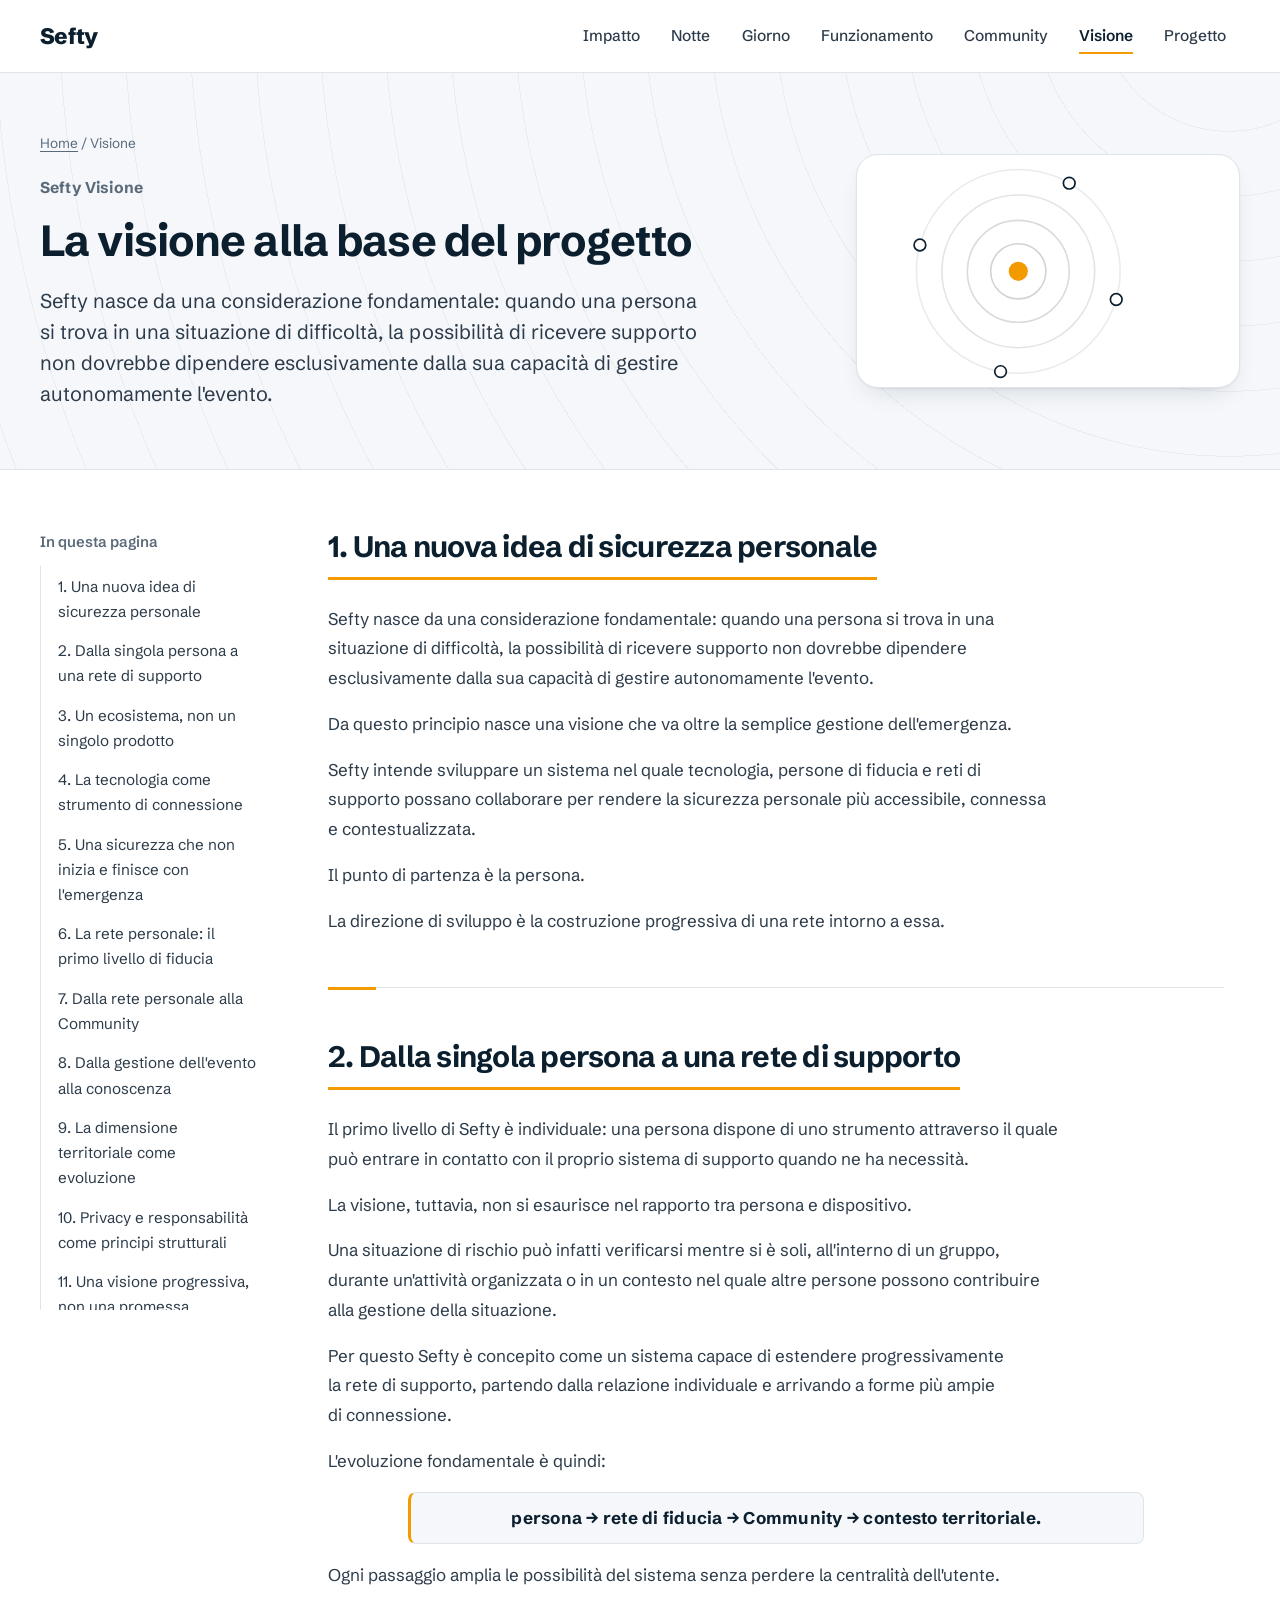
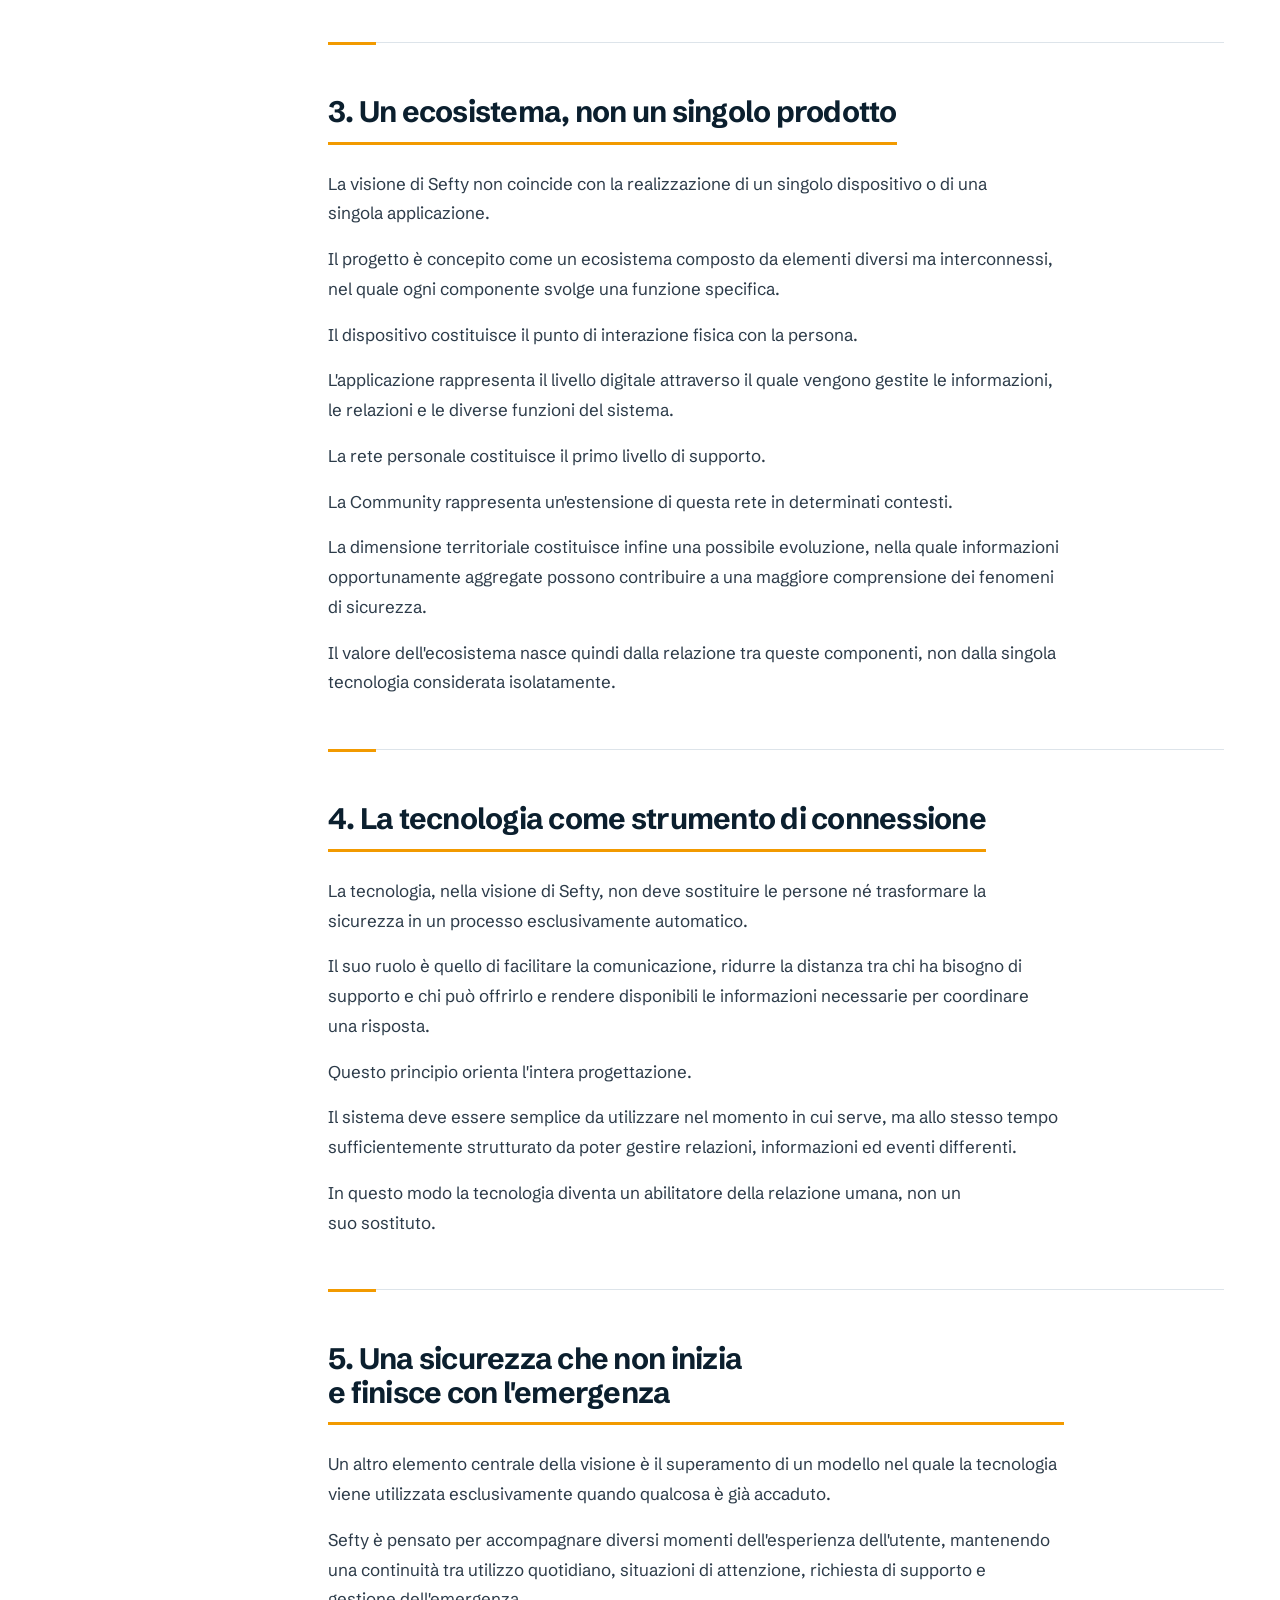
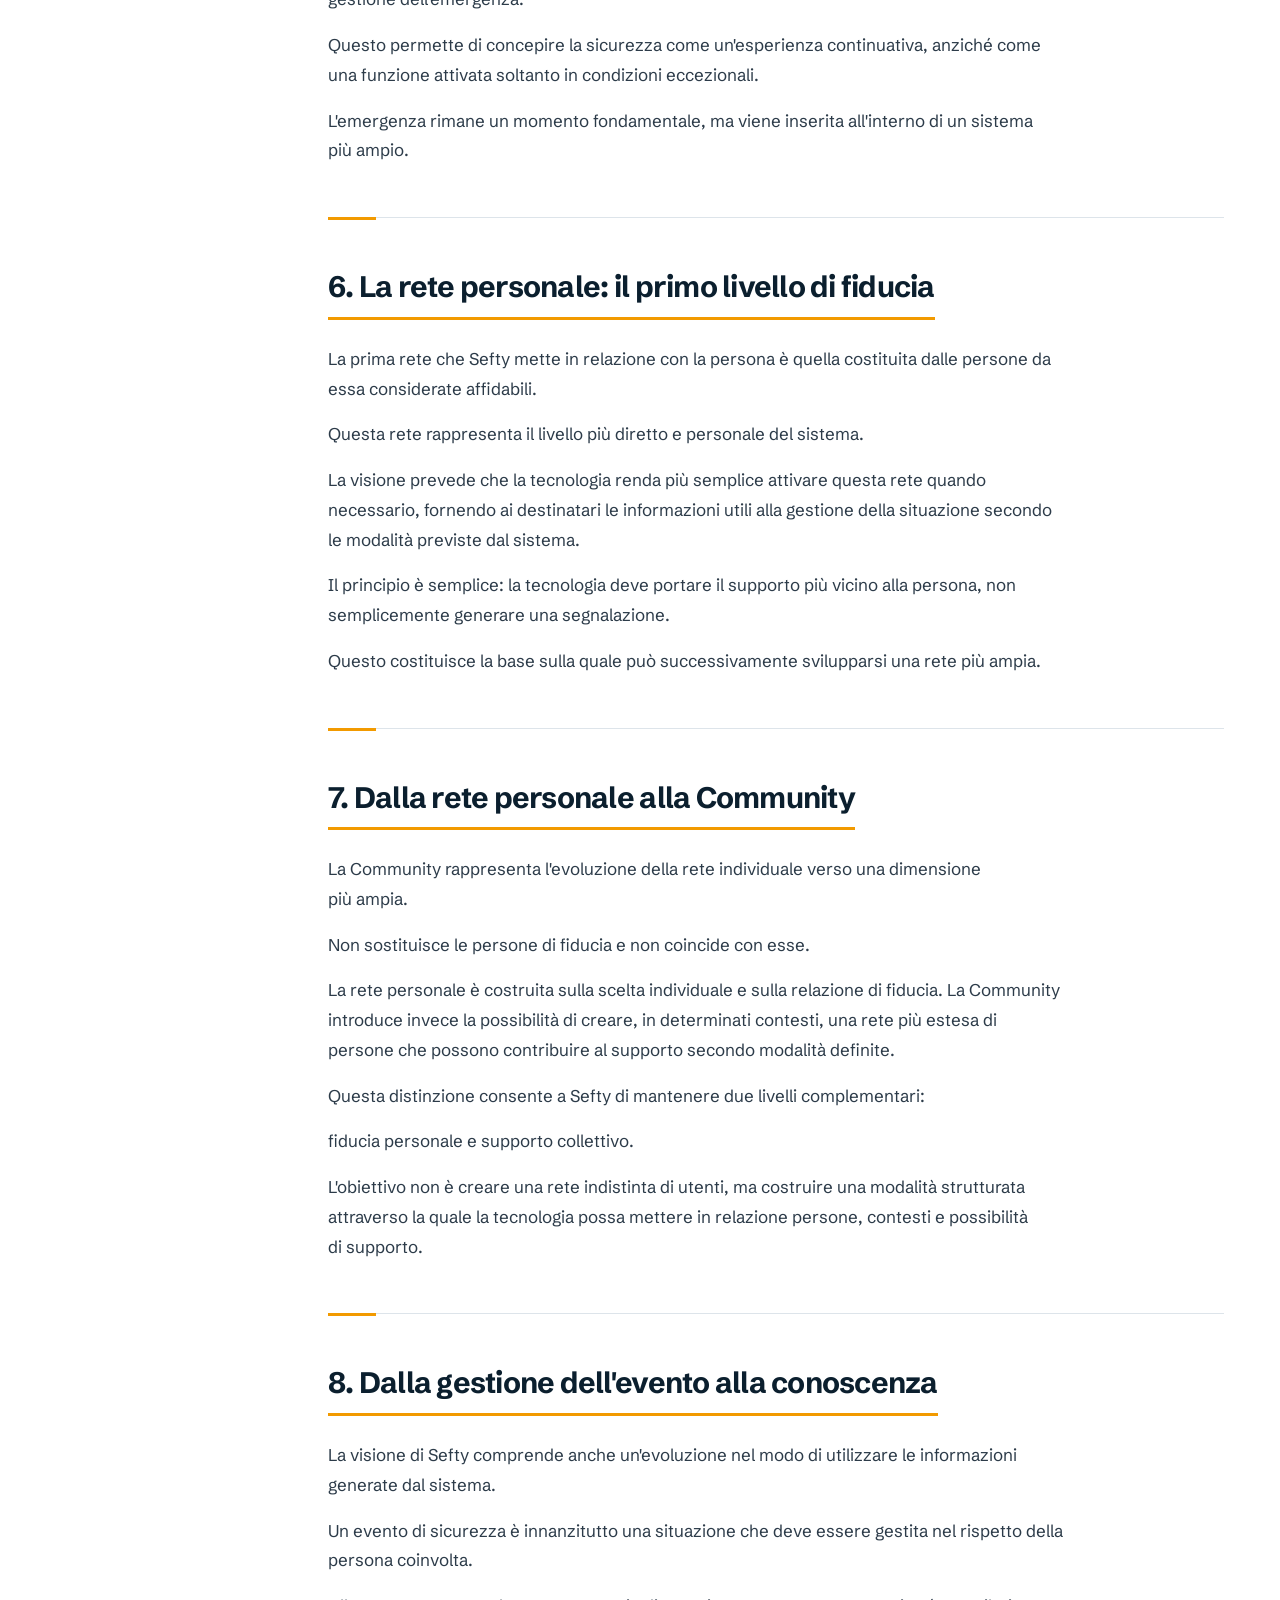
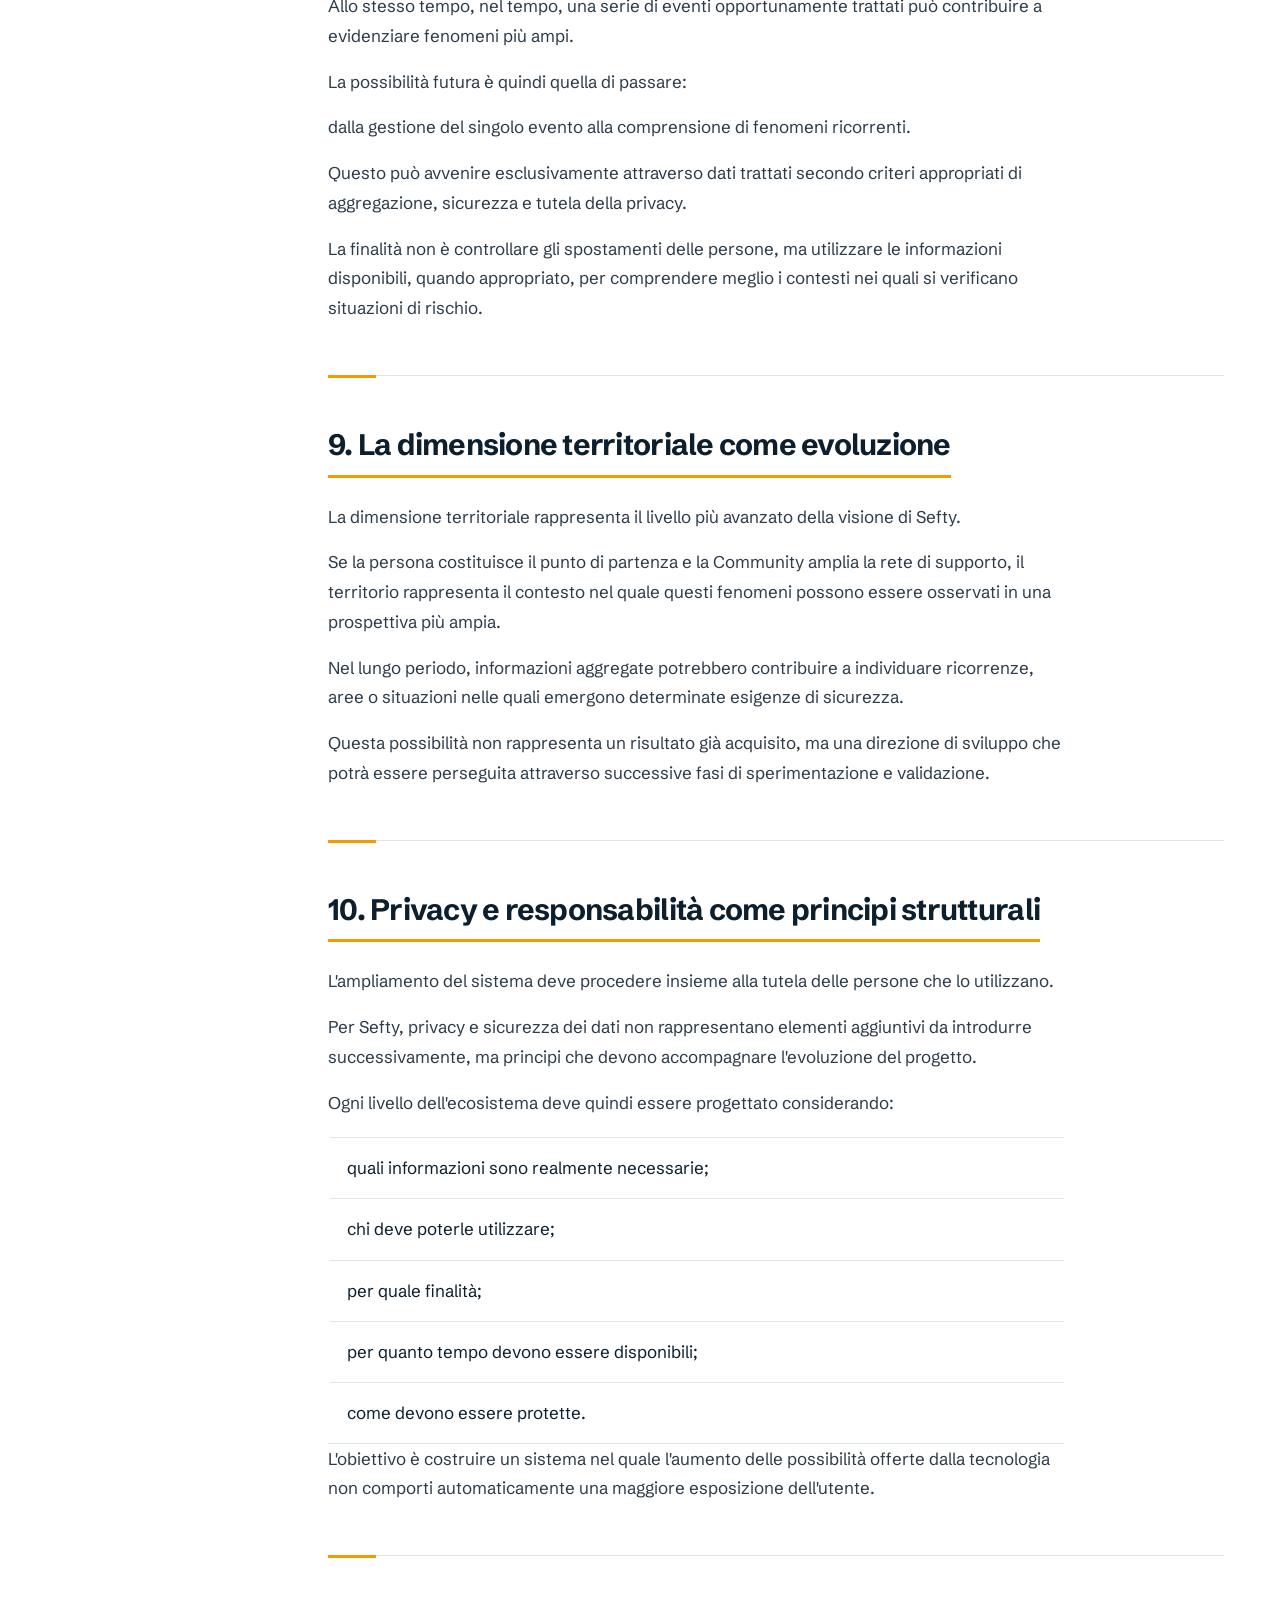
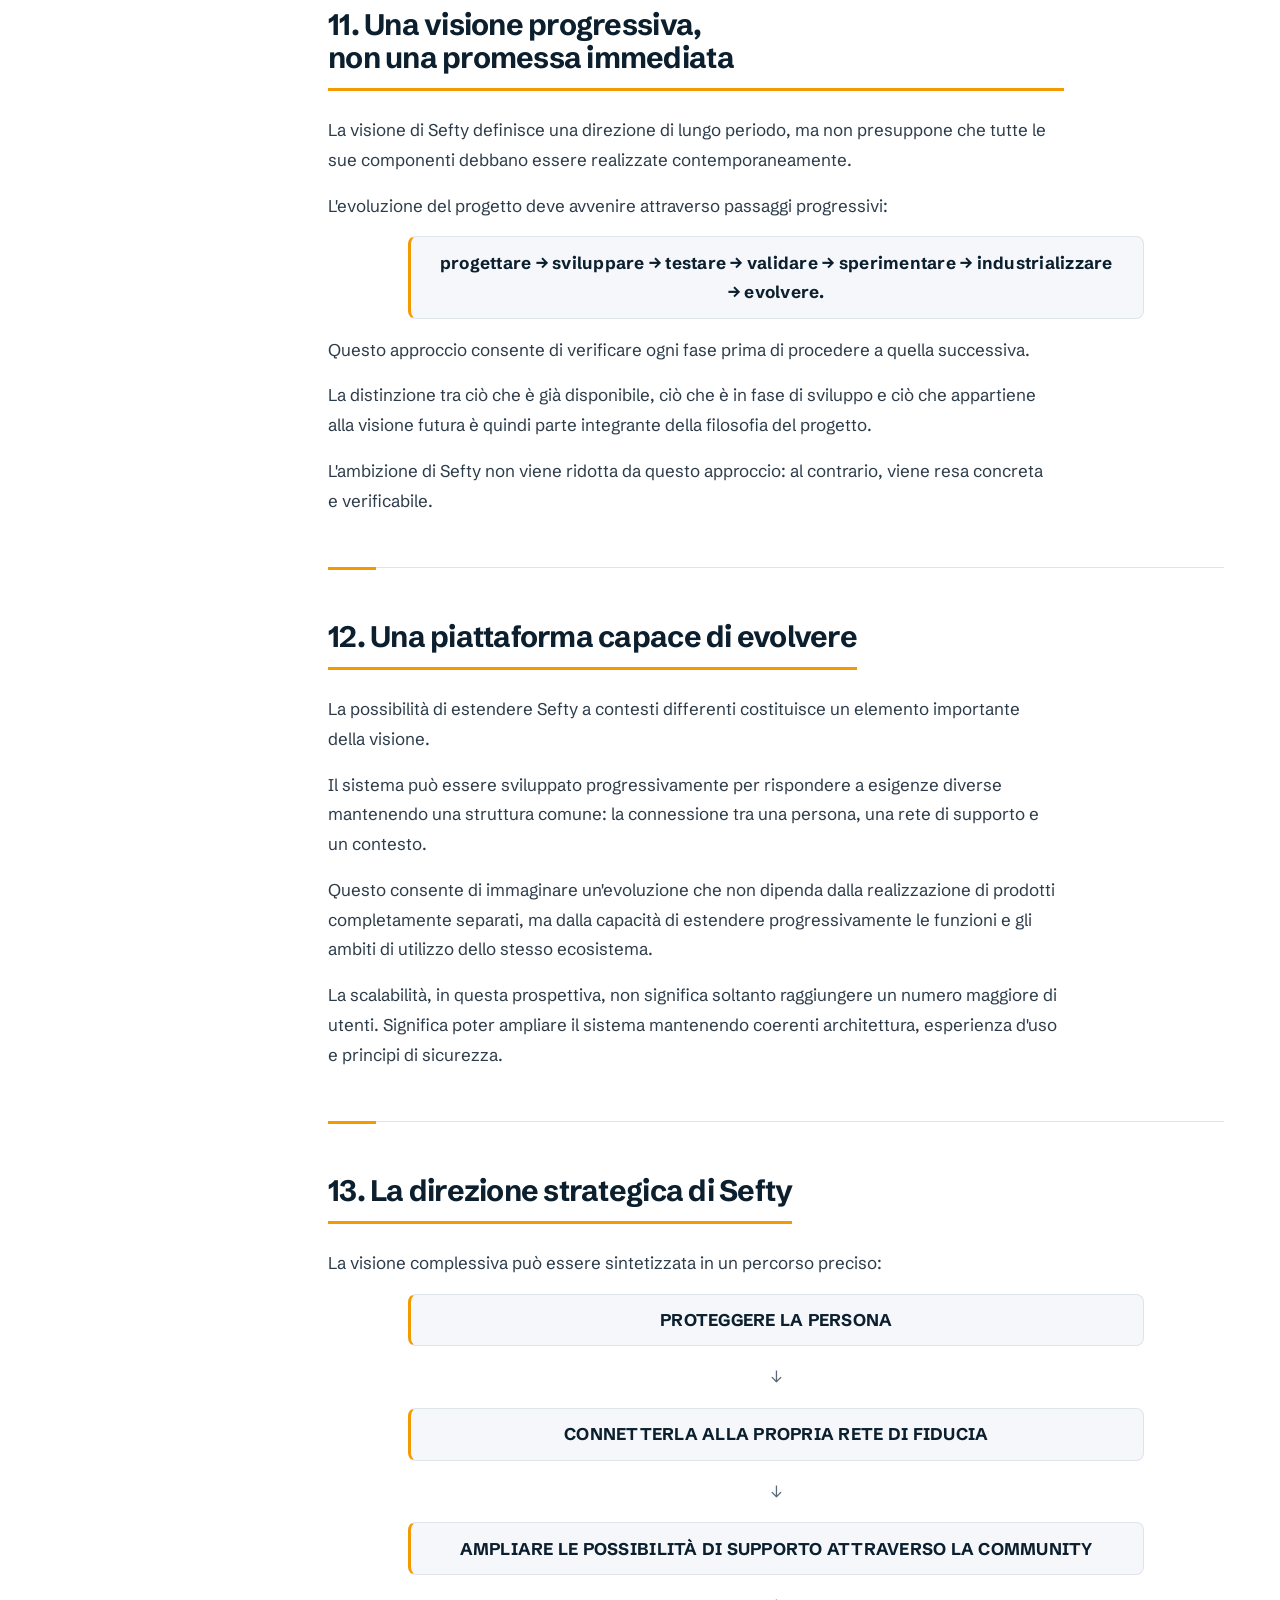
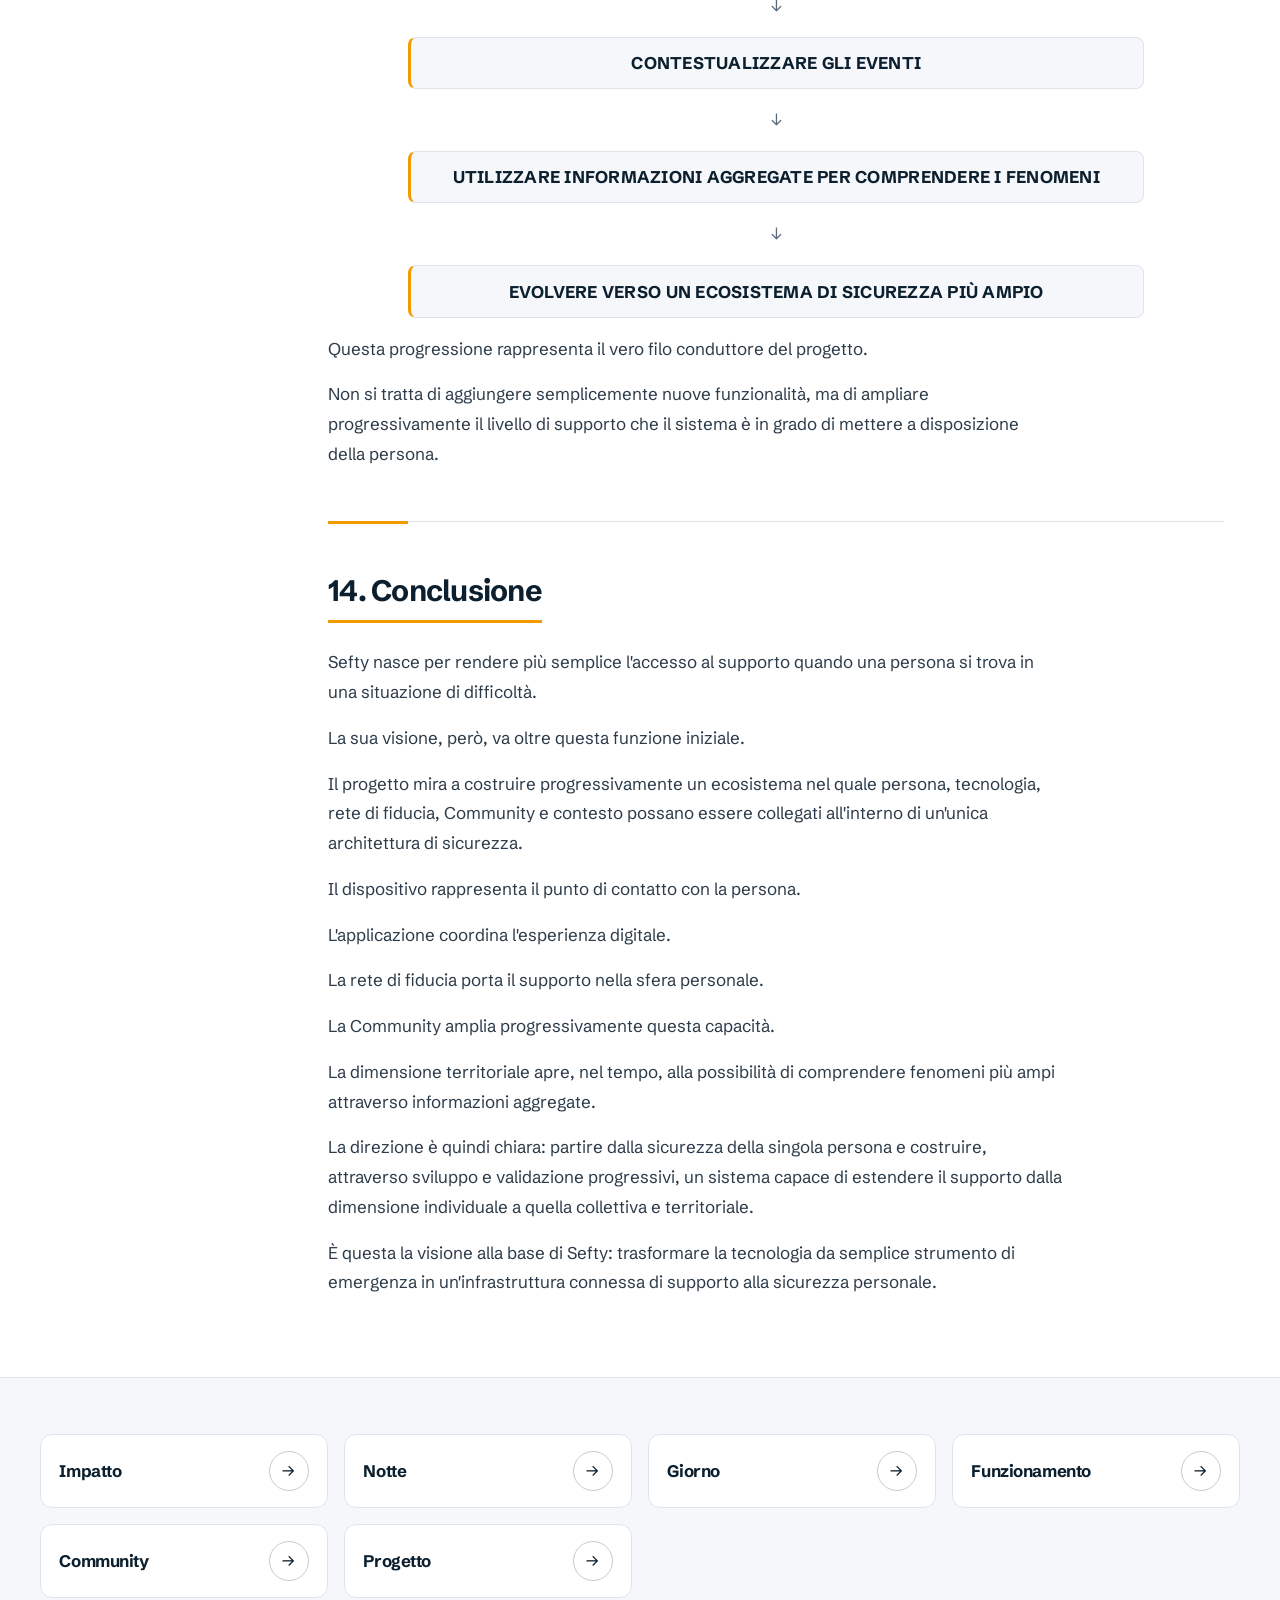
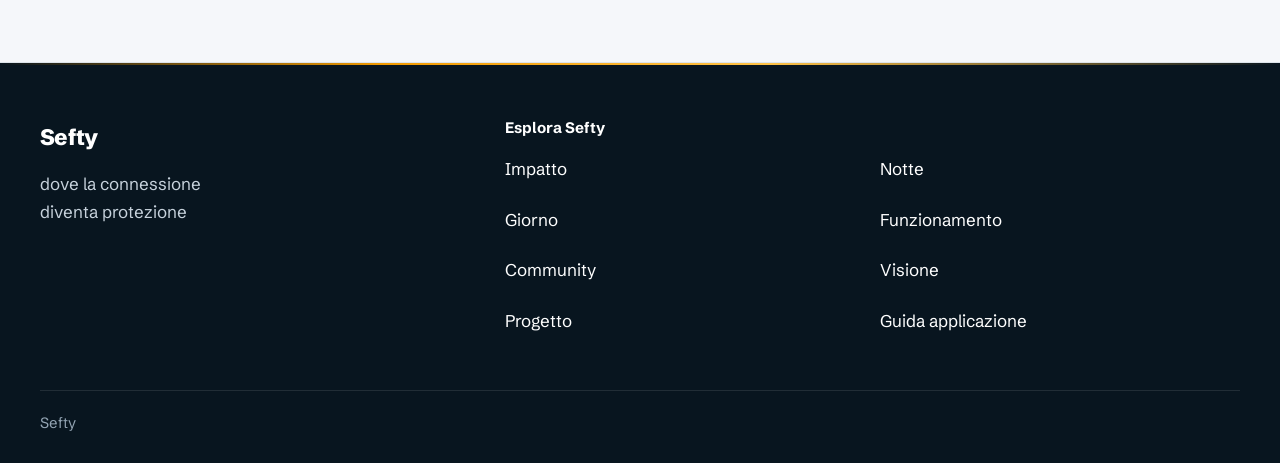
<file: visione.html>
<!DOCTYPE html>
<html lang="it">

<head>
    <meta charset="UTF-8">
    <meta name="viewport" content="width=device-width, initial-scale=1.0">
    <script>

        document.documentElement.classList.add('js');
        setTimeout(function () {if (!window.__sefty) document.documentElement.classList.remove('js');}, 4000);
    </script>

    <meta name="theme-color" content="#10222f">

    <link rel="icon" href="img/favicon.svg" type="image/svg+xml">

    <link rel="preconnect" href="https://fonts.googleapis.com">
    <link rel="preconnect" href="https://fonts.gstatic.com" crossorigin>
    <link href="https://fonts.googleapis.com/css2?family=Schibsted+Grotesk:wght@400..800&amp;display=swap"
        rel="stylesheet">
    <link rel="stylesheet" href="css/style.css?v=mobile-2">
    <script src="javascripts/index.js?v=mobile-2" defer></script>

    <title>La visione di Sefty | Sicurezza personale e connessione</title>
    <meta name="description"
        content="Dalla persona alla rete di fiducia, alla Community e al territorio: la visione di Sefty per un sistema connesso di supporto alla sicurezza personale.">
    <meta name="robots" content="noindex, nofollow, noarchive, nosnippet"> <!-- disattiva -->
    <link rel="canonical" href="https://www.sefty.it/visione.html">
    <meta property="og:type" content="website">
    <meta property="og:site_name" content="Sefty">
    <meta property="og:locale" content="it_IT">
    <meta property="og:title" content="La visione di Sefty | Sicurezza personale e connessione">
    <meta property="og:description"
        content="Dalla persona alla rete di fiducia, alla Community e al territorio: la visione di Sefty per un sistema connesso di supporto alla sicurezza personale.">
    <meta property="og:image" content="https://www.sefty.it/img/immagine-principale.jpeg">
    <meta property="og:image:width" content="1600">
    <meta property="og:image:height" content="717">
    <meta property="og:image:alt" content="Panorama urbano notturno con strade e connessioni illuminate">
    <meta name="twitter:card" content="summary_large_image">
    <meta name="twitter:title" content="La visione di Sefty | Sicurezza personale e connessione">
    <meta name="twitter:description"
        content="Dalla persona alla rete di fiducia, alla Community e al territorio: la visione di Sefty per un sistema connesso di supporto alla sicurezza personale.">
    <meta name="twitter:image" content="https://www.sefty.it/img/immagine-principale.jpeg">
    <meta name="twitter:image:alt" content="Panorama urbano notturno con strade e connessioni illuminate">
    <meta property="og:url" content="https://www.sefty.it/visione.html">
    <script
        type="application/ld+json">{"@context":"https://schema.org","@graph":[{"@type":"Organization","name":"Sefty","description":"Progetto tecnologico di sicurezza personale, supervisione e rete di supporto.","@id":"https://www.sefty.it/#organization","url":"https://www.sefty.it/"},{"@type":"WebSite","name":"Sefty","inLanguage":"it-IT","@id":"https://www.sefty.it/#website","url":"https://www.sefty.it/","publisher":{"@id":"https://www.sefty.it/#organization"}},{"@type":"WebPage","name":"La visione di Sefty | Sicurezza personale e connessione","description":"Dalla persona alla rete di fiducia, alla Community e al territorio: la visione di Sefty per un sistema connesso di supporto alla sicurezza personale.","inLanguage":"it-IT","@id":"https://www.sefty.it/visione.html#webpage","url":"https://www.sefty.it/visione.html","isPartOf":{"@id":"https://www.sefty.it/#website"},"about":{"@id":"https://www.sefty.it/#organization"},"breadcrumb":{"@id":"https://www.sefty.it/visione.html#breadcrumb"}},{"@type":"BreadcrumbList","@id":"https://www.sefty.it/visione.html#breadcrumb","itemListElement":[{"@type":"ListItem","position":1,"name":"Home","item":"https://www.sefty.it/"},{"@type":"ListItem","position":2,"name":"Visione","item":"https://www.sefty.it/visione.html"}]}]}</script>
</head>

<body>
    <a class="skip-link" href="#main">Vai al contenuto</a>
    <header class="site-header">
        <div class="wrap header-inner">
            <a class="brand" href="index.html" aria-label="Torna alla home di Sefty">Sefty</a>
            <button class="nav-toggle" id="navToggle" type="button" aria-expanded="false" aria-controls="siteNav"
                aria-label="Apri menu navigazione">
                <svg class="icon icon-open" viewbox="0 0 24 24" aria-hidden="true">
                    <path d="M4 7h16M4 12h16M4 17h16"></path>
                </svg><svg class="icon icon-close" viewbox="0 0 24 24" aria-hidden="true">
                    <path d="M6 6l12 12M18 6 6 18"></path>
                </svg>
            </button>
            <nav class="nav" id="siteNav" aria-label="Menu principale">
                <ul>
                    <li><a href="impatto.html">Impatto</a></li>
                    <li><a href="notte.html">Notte</a></li>
                    <li><a href="giorno.html">Giorno</a></li>
                    <li><a href="funzionamento.html">Funzionamento</a></li>
                    <li><a href="community.html">Community</a></li>
                    <li><a href="visione.html" aria-current="page">Visione</a></li>
                    <li><a href="progetto.html">Progetto</a></li>
                </ul>
            </nav>
        </div>
        <div class="progress" aria-hidden="true"><span id="progressBar"></span></div>
    </header>
    <main id="main">
        <div class="page-head rings-light">
            <div class="wrap">
                <div>
                    <nav class="breadcrumbs" aria-label="Percorso"><a href="index.html">Home</a><span
                            aria-hidden="true"> / </span><span aria-current="page">Visione</span></nav>
                    <span class="kicker">Sefty Visione</span>
                    <h1><span class="hw"><span style="--w:0">La</span></span> <span class="hw"><span
                                style="--w:1">visione</span></span> <span class="hw"><span
                                style="--w:2">alla</span></span> <span class="hw"><span style="--w:3">base</span></span>
                        <span class="hw"><span style="--w:4">del</span></span> <span class="hw"><span
                                style="--w:5">progetto</span></span> </h1>
                    <p class="lead">Sefty nasce da una considerazione fondamentale: quando una persona si trova in una
                        situazione di difficoltà, la possibilità di ricevere supporto non dovrebbe dipendere
                        esclusivamente dalla sua capacità di gestire autonomamente l'evento.</p>
                </div>
                <div class="page-art" aria-hidden="true"><svg class="art-svg" viewbox="0 0 360 220"
                        preserveaspectratio="xMidYMid slice" aria-hidden="true" focusable="false">
                        <circle class="rip" style="--delay:0.0s" cx="152" cy="110" r="26" fill="none"
                            stroke="currentColor" stroke-opacity="0.55" stroke-width="1.6"></circle>
                        <circle class="rip" style="--delay:0.5s" cx="152" cy="110" r="48" fill="none"
                            stroke="currentColor" stroke-opacity="0.45" stroke-width="1.6"></circle>
                        <circle class="rip" style="--delay:1.0s" cx="152" cy="110" r="72" fill="none"
                            stroke="currentColor" stroke-opacity="0.35" stroke-width="1.6"></circle>
                        <circle class="rip" style="--delay:1.5s" cx="152" cy="110" r="96" fill="none"
                            stroke="currentColor" stroke-opacity="0.25" stroke-width="1.6"></circle>
                        <circle class="pop" style="--i:0" cx="244.3" cy="136.5" r="5.5" fill="var(--art-solid)"
                            stroke="currentColor" stroke-width="1.6"></circle>
                        <circle class="pop" style="--i:1" cx="135.3" cy="204.5" r="5.5" fill="var(--art-solid)"
                            stroke="currentColor" stroke-width="1.6"></circle>
                        <circle class="pop" style="--i:2" cx="59.3" cy="85.2" r="5.5" fill="var(--art-solid)"
                            stroke="currentColor" stroke-width="1.6"></circle>
                        <circle class="pop" style="--i:3" cx="200.0" cy="26.9" r="5.5" fill="var(--art-solid)"
                            stroke="currentColor" stroke-width="1.6"></circle>
                        <circle cx="152" cy="110" r="9" fill="var(--signal)"></circle>
                    </svg></div>
            </div>
        </div>
        <div class="wrap layout">
            <nav class="toc" aria-label="In questa pagina">
                <details class="toc-disclosure">
                    <summary>In questa pagina</summary>
                    <ul>
                        <li><a href="#s1">1. Una nuova idea di sicurezza personale</a></li>
                        <li><a href="#s2">2. Dalla singola persona a una rete di supporto</a></li>
                        <li><a href="#s3">3. Un ecosistema, non un singolo prodotto</a></li>
                        <li><a href="#s4">4. La tecnologia come strumento di connessione</a></li>
                        <li><a href="#s5">5. Una sicurezza che non inizia e finisce con l'emergenza</a></li>
                        <li><a href="#s6">6. La rete personale: il primo livello di fiducia</a></li>
                        <li><a href="#s7">7. Dalla rete personale alla Community</a></li>
                        <li><a href="#s8">8. Dalla gestione dell'evento alla conoscenza</a></li>
                        <li><a href="#s9">9. La dimensione territoriale come evoluzione</a></li>
                        <li><a href="#s10">10. Privacy e responsabilità come principi strutturali</a></li>
                        <li><a href="#s11">11. Una visione progressiva, non una promessa immediata</a></li>
                        <li><a href="#s12">12. Una piattaforma capace di evolvere</a></li>
                        <li><a href="#s13">13. La direzione strategica di Sefty</a></li>
                        <li><a href="#s14">14. Conclusione</a></li>
                    </ul>
                </details>
            </nav>
            <div class="prose">
                <section id="s1">
                    <h2>1. Una nuova idea di sicurezza personale</h2>
                    <p>Sefty nasce da una considerazione fondamentale: quando una persona si trova in una situazione di
                        difficoltà, la possibilità di ricevere supporto non dovrebbe dipendere esclusivamente dalla sua
                        capacità di gestire autonomamente l'evento.</p>
                    <p>Da questo principio nasce una visione che va oltre la semplice gestione dell'emergenza.</p>
                    <p>Sefty intende sviluppare un sistema nel quale tecnologia, persone di fiducia e reti di supporto
                        possano collaborare per rendere la sicurezza personale più accessibile, connessa e
                        contestualizzata.</p>
                    <p>Il punto di partenza è la persona.</p>
                    <p>La direzione di sviluppo è la costruzione progressiva di una rete intorno a essa.</p>
                </section>
                <section id="s2">
                    <h2>2. Dalla singola persona a una rete di supporto</h2>
                    <p>Il primo livello di Sefty è individuale: una persona dispone di uno strumento attraverso il quale
                        può entrare in contatto con il proprio sistema di supporto quando ne ha necessità.</p>
                    <p>La visione, tuttavia, non si esaurisce nel rapporto tra persona e dispositivo.</p>
                    <p>Una situazione di rischio può infatti verificarsi mentre si è soli, all'interno di un gruppo,
                        durante un'attività organizzata o in un contesto nel quale altre persone possono contribuire
                        alla gestione della situazione.</p>
                    <p>Per questo Sefty è concepito come un sistema capace di estendere progressivamente la rete di
                        supporto, partendo dalla relazione individuale e arrivando a forme più ampie di connessione.</p>
                    <p>L'evoluzione fondamentale è quindi:</p>
                    <p class="flow-label">persona → rete di fiducia → Community → contesto territoriale.</p>
                    <p>Ogni passaggio amplia le possibilità del sistema senza perdere la centralità dell'utente.</p>
                </section>
                <section id="s3">
                    <h2>3. Un ecosistema, non un singolo prodotto</h2>
                    <p>La visione di Sefty non coincide con la realizzazione di un singolo dispositivo o di una singola
                        applicazione.</p>
                    <p>Il progetto è concepito come un ecosistema composto da elementi diversi ma interconnessi, nel
                        quale ogni componente svolge una funzione specifica.</p>
                    <p>Il dispositivo costituisce il punto di interazione fisica con la persona.</p>
                    <p>L'applicazione rappresenta il livello digitale attraverso il quale vengono gestite le
                        informazioni, le relazioni e le diverse funzioni del sistema.</p>
                    <p>La rete personale costituisce il primo livello di supporto.</p>
                    <p>La Community rappresenta un'estensione di questa rete in determinati contesti.</p>
                    <p>La dimensione territoriale costituisce infine una possibile evoluzione, nella quale informazioni
                        opportunamente aggregate possono contribuire a una maggiore comprensione dei fenomeni di
                        sicurezza.</p>
                    <p>Il valore dell'ecosistema nasce quindi dalla relazione tra queste componenti, non dalla singola
                        tecnologia considerata isolatamente.</p>
                </section>
                <section id="s4">
                    <h2>4. La tecnologia come strumento di connessione</h2>
                    <p>La tecnologia, nella visione di Sefty, non deve sostituire le persone né trasformare la sicurezza
                        in un processo esclusivamente automatico.</p>
                    <p>Il suo ruolo è quello di facilitare la comunicazione, ridurre la distanza tra chi ha bisogno di
                        supporto e chi può offrirlo e rendere disponibili le informazioni necessarie per coordinare una
                        risposta.</p>
                    <p>Questo principio orienta l'intera progettazione.</p>
                    <p>Il sistema deve essere semplice da utilizzare nel momento in cui serve, ma allo stesso tempo
                        sufficientemente strutturato da poter gestire relazioni, informazioni ed eventi differenti.</p>
                    <p>In questo modo la tecnologia diventa un abilitatore della relazione umana, non un suo sostituto.
                    </p>
                </section>
                <section id="s5">
                    <h2>5. Una sicurezza che non inizia e finisce con l'emergenza</h2>
                    <p>Un altro elemento centrale della visione è il superamento di un modello nel quale la tecnologia
                        viene utilizzata esclusivamente quando qualcosa è già accaduto.</p>
                    <p>Sefty è pensato per accompagnare diversi momenti dell'esperienza dell'utente, mantenendo una
                        continuità tra utilizzo quotidiano, situazioni di attenzione, richiesta di supporto e gestione
                        dell'emergenza.</p>
                    <p>Questo permette di concepire la sicurezza come un'esperienza continuativa, anziché come una
                        funzione attivata soltanto in condizioni eccezionali.</p>
                    <p>L'emergenza rimane un momento fondamentale, ma viene inserita all'interno di un sistema più
                        ampio.</p>
                </section>
                <section id="s6">
                    <h2>6. La rete personale: il primo livello di fiducia</h2>
                    <p>La prima rete che Sefty mette in relazione con la persona è quella costituita dalle persone da
                        essa considerate affidabili.</p>
                    <p>Questa rete rappresenta il livello più diretto e personale del sistema.</p>
                    <p>La visione prevede che la tecnologia renda più semplice attivare questa rete quando necessario,
                        fornendo ai destinatari le informazioni utili alla gestione della situazione secondo le modalità
                        previste dal sistema.</p>
                    <p>Il principio è semplice: la tecnologia deve portare il supporto più vicino alla persona, non
                        semplicemente generare una segnalazione.</p>
                    <p>Questo costituisce la base sulla quale può successivamente svilupparsi una rete più ampia.</p>
                </section>
                <section id="s7">
                    <h2>7. Dalla rete personale alla Community</h2>
                    <p>La Community rappresenta l'evoluzione della rete individuale verso una dimensione più ampia.</p>
                    <p>Non sostituisce le persone di fiducia e non coincide con esse.</p>
                    <p>La rete personale è costruita sulla scelta individuale e sulla relazione di fiducia. La Community
                        introduce invece la possibilità di creare, in determinati contesti, una rete più estesa di
                        persone che possono contribuire al supporto secondo modalità definite.</p>
                    <p>Questa distinzione consente a Sefty di mantenere due livelli complementari:</p>
                    <p>fiducia personale e supporto collettivo.</p>
                    <p>L'obiettivo non è creare una rete indistinta di utenti, ma costruire una modalità strutturata
                        attraverso la quale la tecnologia possa mettere in relazione persone, contesti e possibilità di
                        supporto.</p>
                </section>
                <section id="s8">
                    <h2>8. Dalla gestione dell'evento alla conoscenza</h2>
                    <p>La visione di Sefty comprende anche un'evoluzione nel modo di utilizzare le informazioni generate
                        dal sistema.</p>
                    <p>Un evento di sicurezza è innanzitutto una situazione che deve essere gestita nel rispetto della
                        persona coinvolta.</p>
                    <p>Allo stesso tempo, nel tempo, una serie di eventi opportunamente trattati può contribuire a
                        evidenziare fenomeni più ampi.</p>
                    <p>La possibilità futura è quindi quella di passare:</p>
                    <p>dalla gestione del singolo evento alla comprensione di fenomeni ricorrenti.</p>
                    <p>Questo può avvenire esclusivamente attraverso dati trattati secondo criteri appropriati di
                        aggregazione, sicurezza e tutela della privacy.</p>
                    <p>La finalità non è controllare gli spostamenti delle persone, ma utilizzare le informazioni
                        disponibili, quando appropriato, per comprendere meglio i contesti nei quali si verificano
                        situazioni di rischio.</p>
                </section>
                <section id="s9">
                    <h2>9. La dimensione territoriale come evoluzione</h2>
                    <p>La dimensione territoriale rappresenta il livello più avanzato della visione di Sefty.</p>
                    <p>Se la persona costituisce il punto di partenza e la Community amplia la rete di supporto, il
                        territorio rappresenta il contesto nel quale questi fenomeni possono essere osservati in una
                        prospettiva più ampia.</p>
                    <p>Nel lungo periodo, informazioni aggregate potrebbero contribuire a individuare ricorrenze, aree o
                        situazioni nelle quali emergono determinate esigenze di sicurezza.</p>
                    <p>Questa possibilità non rappresenta un risultato già acquisito, ma una direzione di sviluppo che
                        potrà essere perseguita attraverso successive fasi di sperimentazione e validazione.</p>
                </section>
                <section id="s10">
                    <h2>10. Privacy e responsabilità come principi strutturali</h2>
                    <p>L'ampliamento del sistema deve procedere insieme alla tutela delle persone che lo utilizzano.</p>
                    <p>Per Sefty, privacy e sicurezza dei dati non rappresentano elementi aggiuntivi da introdurre
                        successivamente, ma principi che devono accompagnare l'evoluzione del progetto.</p>
                    <p>Ogni livello dell'ecosistema deve quindi essere progettato considerando:</p>
                    <ul class="rules">
                        <li>quali informazioni sono realmente necessarie;</li>
                        <li>chi deve poterle utilizzare;</li>
                        <li>per quale finalità;</li>
                        <li>per quanto tempo devono essere disponibili;</li>
                        <li>come devono essere protette.</li>
                    </ul>
                    <p>L'obiettivo è costruire un sistema nel quale l'aumento delle possibilità offerte dalla tecnologia
                        non comporti automaticamente una maggiore esposizione dell'utente.</p>
                </section>
                <section id="s11">
                    <h2>11. Una visione progressiva, non una promessa immediata</h2>
                    <p>La visione di Sefty definisce una direzione di lungo periodo, ma non presuppone che tutte le sue
                        componenti debbano essere realizzate contemporaneamente.</p>
                    <p>L'evoluzione del progetto deve avvenire attraverso passaggi progressivi:</p>
                    <p class="flow-label">progettare → sviluppare → testare → validare → sperimentare → industrializzare
                        → evolvere.</p>
                    <p>Questo approccio consente di verificare ogni fase prima di procedere a quella successiva.</p>
                    <p>La distinzione tra ciò che è già disponibile, ciò che è in fase di sviluppo e ciò che appartiene
                        alla visione futura è quindi parte integrante della filosofia del progetto.</p>
                    <p>L'ambizione di Sefty non viene ridotta da questo approccio: al contrario, viene resa concreta e
                        verificabile.</p>
                </section>
                <section id="s12">
                    <h2>12. Una piattaforma capace di evolvere</h2>
                    <p>La possibilità di estendere Sefty a contesti differenti costituisce un elemento importante della
                        visione.</p>
                    <p>Il sistema può essere sviluppato progressivamente per rispondere a esigenze diverse mantenendo
                        una struttura comune: la connessione tra una persona, una rete di supporto e un contesto.</p>
                    <p>Questo consente di immaginare un'evoluzione che non dipenda dalla realizzazione di prodotti
                        completamente separati, ma dalla capacità di estendere progressivamente le funzioni e gli ambiti
                        di utilizzo dello stesso ecosistema.</p>
                    <p>La scalabilità, in questa prospettiva, non significa soltanto raggiungere un numero maggiore di
                        utenti. Significa poter ampliare il sistema mantenendo coerenti architettura, esperienza d'uso e
                        principi di sicurezza.</p>
                </section>
                <section id="s13">
                    <h2>13. La direzione strategica di Sefty</h2>
                    <p>La visione complessiva può essere sintetizzata in un percorso preciso:</p>
                    <p class="flow-label">PROTEGGERE LA PERSONA</p>
                    <p class="flow-arrow">↓</p>
                    <p class="flow-label">CONNETTERLA ALLA PROPRIA RETE DI FIDUCIA</p>
                    <p class="flow-arrow">↓</p>
                    <p class="flow-label">AMPLIARE LE POSSIBILITÀ DI SUPPORTO ATTRAVERSO LA COMMUNITY</p>
                    <p class="flow-arrow">↓</p>
                    <p class="flow-label">CONTESTUALIZZARE GLI EVENTI</p>
                    <p class="flow-arrow">↓</p>
                    <p class="flow-label">UTILIZZARE INFORMAZIONI AGGREGATE PER COMPRENDERE I FENOMENI</p>
                    <p class="flow-arrow">↓</p>
                    <p class="flow-label">EVOLVERE VERSO UN ECOSISTEMA DI SICUREZZA PIÙ AMPIO</p>
                    <p>Questa progressione rappresenta il vero filo conduttore del progetto.</p>
                    <p>Non si tratta di aggiungere semplicemente nuove funzionalità, ma di ampliare progressivamente il
                        livello di supporto che il sistema è in grado di mettere a disposizione della persona.</p>
                </section>
                <section id="s14">
                    <h2>14. Conclusione</h2>
                    <p>Sefty nasce per rendere più semplice l'accesso al supporto quando una persona si trova in una
                        situazione di difficoltà.</p>
                    <p>La sua visione, però, va oltre questa funzione iniziale.</p>
                    <p>Il progetto mira a costruire progressivamente un ecosistema nel quale persona, tecnologia, rete
                        di fiducia, Community e contesto possano essere collegati all'interno di un'unica architettura
                        di sicurezza.</p>
                    <p>Il dispositivo rappresenta il punto di contatto con la persona.</p>
                    <p>L'applicazione coordina l'esperienza digitale.</p>
                    <p>La rete di fiducia porta il supporto nella sfera personale.</p>
                    <p>La Community amplia progressivamente questa capacità.</p>
                    <p>La dimensione territoriale apre, nel tempo, alla possibilità di comprendere fenomeni più ampi
                        attraverso informazioni aggregate.</p>
                    <p>La direzione è quindi chiara: partire dalla sicurezza della singola persona e costruire,
                        attraverso sviluppo e validazione progressivi, un sistema capace di estendere il supporto dalla
                        dimensione individuale a quella collettiva e territoriale.</p>
                    <p>È questa la visione alla base di Sefty: trasformare la tecnologia da semplice strumento di
                        emergenza in un'infrastruttura connessa di supporto alla sicurezza personale.</p>
                </section>
            </div>
        </div>
        <section class="related band-mist">
            <div class="wrap">
                <ul class="related-grid">
                    <li class="tile">
                        <h3><a class="tile-link" href="impatto.html">Impatto</a></h3><span class="tile-arrow"
                            aria-hidden="true">→</span>
                    </li>
                    <li class="tile">
                        <h3><a class="tile-link" href="notte.html">Notte</a></h3><span class="tile-arrow"
                            aria-hidden="true">→</span>
                    </li>
                    <li class="tile">
                        <h3><a class="tile-link" href="giorno.html">Giorno</a></h3><span class="tile-arrow"
                            aria-hidden="true">→</span>
                    </li>
                    <li class="tile">
                        <h3><a class="tile-link" href="funzionamento.html">Funzionamento</a></h3><span
                            class="tile-arrow" aria-hidden="true">→</span>
                    </li>
                    <li class="tile">
                        <h3><a class="tile-link" href="community.html">Community</a></h3><span class="tile-arrow"
                            aria-hidden="true">→</span>
                    </li>
                    <li class="tile">
                        <h3><a class="tile-link" href="progetto.html">Progetto</a></h3><span class="tile-arrow"
                            aria-hidden="true">→</span>
                    </li>
                </ul>
            </div>
        </section>
    </main>
    <footer class="site-footer">
        <div class="wrap">
            <div class="footer-grid">
                <div><a class="brand" href="index.html">Sefty</a>
                    <p class="footer-tagline">dove la connessione diventa protezione</p>
                </div>
                <nav class="footer-nav-wide" aria-label="Esplora Sefty">
                    <h2>Esplora Sefty</h2>
                    <ul class="footer-links">
                        <li><a href="impatto.html">Impatto</a></li>
                        <li><a href="notte.html">Notte</a></li>
                        <li><a href="giorno.html">Giorno</a></li>
                        <li><a href="funzionamento.html">Funzionamento</a></li>
                        <li><a href="community.html">Community</a></li>
                        <li><a href="visione.html">Visione</a></li>
                        <li><a href="progetto.html">Progetto</a></li>
                        <li><a href="istruzioni.html">Guida applicazione</a></li>
                    </ul>
                </nav>
            </div>
            <p class="legal">Sefty</p>
        </div>
    </footer>
</body>

</html>
</file>
<file: css/style.css>
:root {
    color-scheme: light;

     
    --ink: #0b1f2e;
    --text: #2c3b49;
    --muted: #5a6a79;
    --paper: #ffffff;
    --mist: #f5f7fa;
    --mist-2: #edf1f5;
    --line: #dde4ea;
    --line-strong: #c2ccd6;
    --signal: #f29a00;
    --signal-strong: #d98500;
    --signal-soft: #ffc247;
    --navy-900: #08151f;
    --navy-800: #0d2233;
    --navy-700: #16344b;
    --on-dark: #c7d2dc;
    --on-dark-muted: #93a4b3;
    --focus: #0b57d0;

     
    --tint: var(--mist-2);
    --accent: var(--signal);
    --art-solid: #ffffff;
    --art-strap: rgba(11, 31, 46, .12);

     
    --radius-sm: 8px;
    --radius-md: 12px;
    --radius: 16px;
    --radius-xl: 22px;

     
    --shadow-sm: 0 1px 2px rgba(11, 31, 46, .06);
    --shadow-md: 0 1px 2px rgba(11, 31, 46, .05), 0 12px 28px -14px rgba(11, 31, 46, .2);
    --shadow-lg: 0 1px 2px rgba(11, 31, 46, .06), 0 28px 56px -28px rgba(11, 31, 46, .35);

     
    --wrap: 1200px;
    --header-h: 4.5rem;
    --section: clamp(4rem, 8vw, 6.5rem);

     
    --ease: cubic-bezier(.22, .8, .24, 1);

    --font: "Schibsted Grotesk", system-ui, -apple-system, "Segoe UI", Roboto, "Helvetica Neue", Arial, sans-serif;
}

 
*,
*::before,
*::after { box-sizing: border-box; }

html {
    scroll-padding-top: calc(var(--header-h) + 1rem);
    scroll-behavior: smooth;
    -webkit-text-size-adjust: 100%;
}

body {
    margin: 0;
    font-family: var(--font);
    font-size: 1.0625rem;
    line-height: 1.65;
    color: var(--text);
    background: var(--paper);
    -webkit-font-smoothing: antialiased;
    text-rendering: optimizeLegibility;
}

[hidden] { display: none !important; }

img { display: block; max-width: 100%; height: auto; }
p, h1, h2, h3, h4, ul, ol, figure, blockquote { margin: 0; }
ul, ol { padding: 0; }
a { color: inherit; }

h1, h2, h3, h4 {
    color: var(--ink);
    font-weight: 700;
    line-height: 1.12;
    letter-spacing: -0.025em;
    text-wrap: balance;
}
p, li { text-wrap: pretty; }

::selection { background: rgba(242, 154, 0, .3); color: var(--ink); }

.wrap { width: min(100% - 2.5rem, var(--wrap)); margin-inline: auto; }

.skip-link {
    position: absolute;
    left: 1rem;
    top: -3.5rem;
    z-index: 100;
    padding: .65rem 1.1rem;
    background: var(--ink);
    color: #ffffff;
    border-radius: var(--radius-sm);
    text-decoration: none;
    transition: top .2s ease;
}
.skip-link:focus-visible { top: 1rem; }

.sr-only {
    position: absolute;
    width: 1px;
    height: 1px;
    margin: -1px;
    padding: 0;
    overflow: hidden;
    clip-path: inset(50%);
    white-space: nowrap;
    border: 0;
}

 
.rings-dark::before,
.rings-light::before {
    content: "";
    position: absolute;
    inset: 0;
    pointer-events: none;
}
.rings-dark::before {
    background: repeating-radial-gradient(circle at 104% -12%, transparent 0 58px, rgba(255, 255, 255, .055) 58px 59px);
}
.rings-light::before {
    background: repeating-radial-gradient(circle at 96% -18%, transparent 0 64px, rgba(11, 31, 46, .05) 64px 65px);
}

 
.site-header {
    position: sticky;
    top: 0;
    z-index: 50;
    background: rgba(255, 255, 255, .92);
    -webkit-backdrop-filter: saturate(1.4) blur(12px);
    backdrop-filter: saturate(1.4) blur(12px);
    border-bottom: 1px solid var(--line);
    transition: box-shadow .25s ease;
}
.site-header.is-stuck { box-shadow: 0 8px 24px -18px rgba(11, 31, 46, .45); }

.progress { position: absolute; left: 0; right: 0; bottom: -1px; height: 2px; pointer-events: none; }
.progress span {
    display: block;
    height: 100%;
    background: var(--signal);
    transform: scaleX(0);
    transform-origin: left;
}

.header-inner { display: flex; align-items: center; gap: 2rem; min-height: var(--header-h); }

.brand {
    display: inline-flex;
    align-items: center;
    gap: .65rem;
    padding: .5rem 0;
    font-size: 1.4rem;
    font-weight: 800;
    letter-spacing: -0.03em;
    color: var(--ink);
    text-decoration: none;
}

.nav { margin-left: auto; }
.nav ul { display: flex; align-items: center; gap: .25rem; list-style: none; }
.nav a {
    position: relative;
    display: block;
    padding: .55rem .85rem;
    font-size: .97rem;
    font-weight: 500;
    color: var(--text);
    text-decoration: none;
    transition: color .15s ease;
}
.nav a:hover { color: var(--ink); }
.nav a:not(.nav-cta)::after {
    content: "";
    position: absolute;
    left: .85rem;
    right: .85rem;
    bottom: .2rem;
    height: 2px;
    background: var(--signal);
    transform: scaleX(0);
    transform-origin: left;
    transition: transform .28s var(--ease);
}
.nav a:not(.nav-cta):hover::after,
.nav a[aria-current="page"]::after { transform: scaleX(1); }
.nav a[aria-current="page"] { color: var(--ink); font-weight: 600; }

.nav .nav-cta {
    margin-left: .75rem;
    padding: .6rem 1.15rem;
    border-radius: var(--radius-sm);
    background: var(--ink);
    color: #ffffff;
    font-weight: 600;
    transition: background-color .2s ease;
}
.nav .nav-cta:hover { background: var(--navy-700); color: #ffffff; }

.nav-toggle {
    position: relative;
    display: none;
    margin-left: auto;
    width: 2.75rem;
    height: 2.75rem;
    padding: 0;
    border: 1px solid var(--line-strong);
    border-radius: var(--radius-sm);
    background: var(--paper);
    color: var(--ink);
    cursor: pointer;
}
.nav-toggle .icon {
    position: absolute;
    inset: 0;
    margin: auto;
    transition: transform .4s var(--ease), opacity .2s ease;
}
.nav-toggle .icon-close { opacity: 0; transform: rotate(-90deg) scale(.5); }
.nav-toggle[aria-expanded="true"] .icon-open { opacity: 0; transform: rotate(90deg) scale(.5); }
.nav-toggle[aria-expanded="true"] .icon-close { opacity: 1; transform: none; }

 
.icon {
    width: 1.5rem;
    height: 1.5rem;
    fill: none;
    stroke: currentColor;
    stroke-width: 1.6;
    stroke-linecap: round;
    stroke-linejoin: round;
    flex: none;
}

.btn {
    display: inline-flex;
    align-items: center;
    gap: .65rem;
    min-height: 3rem;
    padding: .8rem 1.4rem;
    border: 1px solid transparent;
    border-radius: var(--radius-sm);
    font: inherit;
    font-weight: 600;
    text-decoration: none;
    cursor: pointer;
    transition: background-color .2s ease, border-color .2s ease, color .2s ease, transform .2s var(--ease);
}
.btn .icon { width: 1.25rem; height: 1.25rem; transition: transform .3s var(--ease); }
.btn:hover .icon { transform: translateX(3px); }
.btn-download:hover .icon { transform: translateY(3px); }
.btn:active { transform: scale(.98); }

.btn-signal { background: var(--signal); color: var(--ink); }
.btn-signal:hover { background: var(--signal-strong); }
.btn-line { background: var(--paper); border-color: var(--line-strong); color: var(--ink); }
.btn-line:hover { border-color: var(--ink); }

 
.intro {
    position: relative;
    overflow: hidden;
    padding: clamp(3rem, 7vw, 5.5rem) 0 var(--section);
    background: linear-gradient(180deg, var(--paper), var(--mist));
}
.intro-grid {
    position: relative;
    display: grid;
    grid-template-columns: minmax(0, 1.05fr) minmax(0, .95fr);
    gap: 4rem;
    align-items: center;
}
.intro-leads-col { display: grid; align-content: center; gap: 1.5rem; }
.intro-leads-col .intro-lead { margin-top: 0; max-width: 34rem; }
.intro-actions { grid-column: 1 / -1; }

.hero-title { font-weight: 800; }
.wordmark {
    display: block;
    margin-left: -.04em;
    white-space: nowrap;
    font-size: clamp(4.75rem, 10.5vw, 8.5rem);
    line-height: .9;
    letter-spacing: -0.055em;
    font-weight: 800;
    color: var(--ink);
}
.wm-letter {
    display: inline-block;
    animation: letter-in .85s var(--ease) calc(var(--i, 0) * 80ms) backwards;
}
.tagline {
    display: block;
    max-width: 19ch;
    margin-top: 1.5rem;
    font-size: clamp(1.6rem, 2.6vw, 2.2rem);
    font-weight: 600;
    line-height: 1.15;
    letter-spacing: -0.025em;
    color: var(--ink);
}
.intro-lead { margin-top: 1.5rem; max-width: 48ch; font-size: 1.25rem; line-height: 1.55; }
.intro-actions { display: flex; flex-wrap: wrap; gap: .75rem; margin-top: 2.25rem; }

 
.product { position: relative; isolation: isolate; }
.product-frame {
    padding: .6rem;
    background: var(--paper);
    border: 1px solid var(--line);
    border-radius: var(--radius-xl);
    box-shadow: var(--shadow-lg);
}
.product-frame img,
.product-frame svg {
    display: block;
    width: 100%;
    aspect-ratio: 1 / 1;
    object-fit: cover;
    border-radius: calc(var(--radius-xl) - .6rem);
    background: var(--mist-2);
    color: var(--ink);
}
.product::before,
.product::after {
    content: "";
    position: absolute;
    inset: -9%;
    z-index: -1;
    border: 1px solid rgba(242, 154, 0, .5);
    border-radius: 50%;
    opacity: 0;
    animation: product-ring 5.5s ease-out infinite;
}
.product::after { animation-delay: 2.75s; }

.band { padding: var(--section) 0; }
.band-mist { background: var(--mist); border-block: 1px solid var(--line); }
.band-tight { padding: clamp(3rem, 6vw, 4.5rem) 0; }
.flow-caption { max-width: 40rem; margin: 0 auto 1.5rem; color: var(--muted); text-align: center; }
.flow-diagram { display: flex; flex-direction: column; align-items: center; }

 
.download {
    position: relative;
    display: flex;
    align-items: center;
    justify-content: space-between;
    gap: 2rem;
    overflow: hidden;
    padding: clamp(2rem, 4vw, 3rem);
    background: var(--navy-800);
    border-radius: var(--radius-xl);
}
.download > * { position: relative; }
.download h2 { color: #ffffff; font-size: clamp(1.6rem, 3vw, 2rem); }
.download p { margin-top: .5rem; color: var(--on-dark); }

 
.cards { display: grid; grid-template-columns: repeat(4, minmax(0, 1fr)); gap: 1.25rem; }
.cards-5 { grid-template-columns: repeat(6, minmax(0, 1fr)); }
.cards-5 > .card:nth-child(-n+3) { grid-column: span 2; }
.cards-5 > .card:nth-child(n+4) { grid-column: span 3; }
.cards-6 { grid-template-columns: repeat(3, minmax(0, 1fr)); }
.card-primary { grid-column: 1 / -1; }

.card {
    position: relative;
    display: flex;
    flex-direction: column;
    padding: .5rem;
    background: var(--paper);
    border: 1px solid var(--line);
    border-radius: var(--radius);
    color: var(--text);
    transition: transform .3s var(--ease), border-color .25s ease, box-shadow .3s var(--ease);
}
.card:hover,
.card:focus-within {
    transform: translateY(-4px);
    border-color: var(--ink);
    box-shadow: var(--shadow-md);
}

.card-art {
    position: relative;
    height: 10.5rem;
    overflow: hidden;
    border-radius: calc(var(--radius) - .5rem);
    background: var(--tint);
    color: var(--ink);
}
.card-art .art-svg {
    position: absolute;
    inset: 0;
    width: 100%;
    height: 100%;
    transition: transform .7s var(--ease);
}
.card:hover .art-svg,
.card:focus-within .art-svg,
.card.is-active .art-svg { transform: scale(1.04); }

.card-body { display: flex; flex: 1; flex-direction: column; gap: .5rem; padding: 1.25rem 1rem 1rem; }
.card h2 { font-size: 1.4rem; }
.card p { margin-bottom: .9rem; font-size: 1rem; line-height: 1.55; }

.card-link { text-decoration: none; }
.card-link::after { content: ""; position: absolute; inset: 0; z-index: 2; }
.card-link:focus-visible { outline: none; }
.card:has(.card-link:focus-visible) { outline: 3px solid var(--focus); outline-offset: 3px; }

.card-more {
    display: grid;
    place-items: center;
    align-self: flex-start;
    width: 2.5rem;
    height: 2.5rem;
    margin-top: auto;
    border: 1px solid var(--line-strong);
    border-radius: 50%;
    color: var(--ink);
    transition: background-color .25s ease, border-color .25s ease, color .25s ease, transform .35s var(--ease);
}
.card-more .icon { width: 1.2rem; height: 1.2rem; }
.card:hover .card-more,
.card:focus-within .card-more,
.card.is-active .card-more {
    background: var(--ink);
    border-color: var(--ink);
    color: #ffffff;
    transform: translateX(4px);
}

 
.card-primary {
    display: grid;
    grid-template-columns: minmax(0, 1.1fr) minmax(0, 1fr);
    padding: .6rem;
    background: var(--navy-800);
    border-color: var(--navy-800);
    color: #ffffff;
}
.card-primary:hover,
.card-primary:focus-within { border-color: var(--signal); }
.card-primary .card-art {
    height: auto;
    min-height: 21rem;
    background: var(--navy-900);
    border: 1px solid rgba(255, 255, 255, .08);
    color: #ffffff;
    --art-solid: var(--navy-800);
    --art-strap: #27485f;
}
.card-primary .card-body { justify-content: center; gap: 1rem; padding: 2rem clamp(1.5rem, 3vw, 2.75rem); }
.card-primary h2 { color: #ffffff; font-size: clamp(1.9rem, 3.2vw, 2.6rem); }
.card-primary p { margin: 0; max-width: 34ch; font-size: 1.15rem; color: var(--on-dark); }

.subtiles { display: flex; flex-wrap: wrap; gap: .75rem; margin-top: .75rem; list-style: none; }
.subtiles a {
    position: relative;
    z-index: 3;
    display: inline-flex;
    align-items: center;
    padding: .75rem 1rem;
    border: 1px solid rgba(255, 255, 255, .25);
    font-size: .95rem;
    border-radius: var(--radius-sm);
    color: #ffffff;
    font-weight: 600;
    text-decoration: none;
    transition: background-color .25s ease, border-color .25s ease;
}
.subtiles a:hover { background: rgba(242, 154, 0, .14); border-color: var(--signal); }

 
.tile {
    position: relative;
    display: flex;
    align-items: center;
    gap: 1rem;
    padding: 1rem 1.15rem;
    background: var(--paper);
    border: 1px solid var(--line);
    border-radius: var(--radius-md);
    transition: transform .25s var(--ease), border-color .25s ease, box-shadow .25s var(--ease);
}
.tile:hover,
.tile:focus-within { transform: translateY(-3px); border-color: var(--ink); box-shadow: var(--shadow-md); }
.tile h3 { flex: 1; font-size: 1.05rem; }
.tile-link { text-decoration: none; }
.tile-link::after { content: ""; position: absolute; inset: 0; border-radius: inherit; }
.tile-link:focus-visible { outline: none; }
.tile:has(.tile-link:focus-visible) { outline: 3px solid var(--focus); outline-offset: 3px; }

.tile-icon,
.tile-arrow {
    display: grid;
    place-items: center;
    width: 2.5rem;
    height: 2.5rem;
    border-radius: var(--radius-sm);
    background: var(--mist-2);
    color: var(--ink);
    transition: background-color .25s ease, color .25s ease;
}
.tile-arrow { border-radius: 50%; background: transparent; border: 1px solid var(--line-strong); }
.tile:hover .tile-arrow { background: var(--ink); border-color: var(--ink); color: #ffffff; }
.tile-arrow .icon { width: 1.1rem; height: 1.1rem; transition: transform .3s var(--ease); }
.tile:hover .tile-arrow .icon { transform: translateX(2px); }

 
.page-head {
    position: relative;
    overflow: hidden;
    padding: clamp(2.5rem, 5vw, 3.75rem) 0 clamp(2.5rem, 5vw, 3.75rem);
    background: var(--mist);
    border-bottom: 1px solid var(--line);
}
.page-head .wrap {
    position: relative;
    display: grid;
    grid-template-columns: minmax(0, 1fr) minmax(0, 24rem);
    gap: 3.5rem;
    align-items: center;
}
.page-head .kicker {
    display: block;
    margin-bottom: .85rem;
    font-size: .98rem;
    font-weight: 700;
    letter-spacing: .01em;
    color: var(--signal-strong);
}
.page-head h1 {
    max-width: 34ch;
    font-size: clamp(1.85rem, 3.4vw, 2.75rem);
    line-height: 1.15;
    letter-spacing: -0.02em;
}
.page-head .lead { margin-top: 1.25rem; max-width: 56ch; font-size: 1.25rem; line-height: 1.55; }

.page-art {
    position: relative;
    aspect-ratio: 360 / 220;
    overflow: hidden;
    background: var(--paper);
    border: 1px solid var(--line);
    border-radius: var(--radius-xl);
    box-shadow: var(--shadow-md);
    color: var(--ink);
}
.page-art .art-svg { position: absolute; inset: 0; width: 100%; height: 100%; }

.layout {
    display: grid;
    grid-template-columns: 14rem minmax(0, 1fr);
    gap: 4rem;
    padding: 3.75rem 0 5rem;
}

.toc { position: sticky; top: calc(var(--header-h) + 2rem); align-self: start; }
.toc h2 { margin-bottom: .75rem; font-size: .93rem; font-weight: 600; letter-spacing: 0; color: var(--muted); }
.toc ul { position: relative; list-style: none; border-left: 1px solid var(--line); }
.toc ul::after {
    content: "";
    position: absolute;
    left: -1px;
    top: 0;
    width: 2px;
    height: calc(var(--toc-p, 0) * 100%);
    background: var(--signal);
    transition: height .2s linear;
}
.toc a {
    display: block;
    margin-left: -1px;
    padding: .45rem 0 .45rem 1rem;
    border-left: 2px solid transparent;
    font-size: .95rem;
    color: var(--text);
    text-decoration: none;
    transition: color .15s ease, padding-left .25s var(--ease);
}
.toc a:hover { color: var(--ink); padding-left: 1.25rem; }
.toc a[aria-current="true"] { color: var(--ink); font-weight: 600; }

 
.prose { max-width: 56rem; }
.prose > section { scroll-margin-top: calc(var(--header-h) + 1.5rem); }
.prose > section + section {
    position: relative;
    margin-top: 3.25rem;
    padding-top: 3.25rem;
    border-top: 1px solid var(--line);
}
.prose > section + section::before {
    content: "";
    position: absolute;
    top: -1px;
    left: 0;
    width: 3rem;
    height: 3px;
    background: var(--signal);
    transition: width .3s var(--ease);
}
.prose > section.is-current::before { width: 5rem; }
.prose h2 {
    position: relative;
    margin-bottom: 1.5rem;
    padding-bottom: .85rem;
    font-size: 1.85rem;
    border-bottom: 3px solid var(--signal);
    display: inline-block;
}
.prose h3 { margin-top: 2.25rem; margin-bottom: .6rem; font-size: 1.25rem; }
.prose h2 + h3 { margin-top: .5rem; }
.prose p { line-height: 1.75; }
.prose p + p { margin-top: 1rem; }
.prose > section > :is(p:not(.callout), h2, .rules) { max-width: 46rem; }
.prose .callout { margin-top: 1.75rem; }
.prose h2 + .callout { margin-top: 0; }
.prose .callout + p { margin-top: 1.75rem; }
.prose strong { color: var(--ink); font-weight: 600; }

 
.callout {
    max-width: 50rem;
    padding: .2rem 0 .2rem 1.75rem;
    border-left: 3px solid var(--signal);
    color: var(--ink);
    font-size: clamp(1.25rem, 2vw, 1.55rem);
    font-weight: 600;
    line-height: 1.4;
    letter-spacing: -0.015em;
}

.rules { margin-top: 1.25rem; list-style: none; border-bottom: 1px solid var(--line); }
.rules li {
    padding: 1rem .75rem 1rem 1rem;
    border-top: 1px solid var(--line);
    border-left: 3px solid transparent;
    color: var(--ink);
    transition: background-color .25s ease, padding-left .3s var(--ease), border-color .25s ease;
}
.rules li:hover { background: var(--mist); padding-left: 1.5rem; border-left-color: var(--signal); }

.rules-ol { counter-reset: item; }
.rules-ol li { display: flex; gap: .75rem; counter-increment: item; }
.rules-ol li::before {
    content: counter(item) ".";
    flex: none;
    font-weight: 700;
    color: var(--signal-strong);
}

 
.flow-label {
    max-width: 30rem;
    margin: .6rem auto 0;
    padding: .65rem 1.1rem .65rem 1rem;
    background: var(--mist);
    border: 1px solid var(--line);
    border-left: 3px solid var(--signal);
    border-radius: var(--radius-sm);
    color: var(--ink);
    font-weight: 700;
    letter-spacing: .015em;
    text-align: center;
}
.flow-arrow {
    max-width: 30rem;
    margin: .1rem auto;
    color: var(--muted);
    text-align: center;
    line-height: 1;
}
.prose > section > .flow-label,
.prose > section > .flow-arrow { max-width: 30rem; }

 
.doc-ref {
    display: inline-block;
    margin-left: .45rem;
    padding: .05rem .5rem;
    border: 1px solid var(--line-strong);
    border-radius: 999px;
    font-family: ui-monospace, "SFMono-Regular", Consolas, monospace;
    font-size: .72rem;
    color: var(--muted);
    vertical-align: middle;
    word-break: break-all;
}

.pair {
    display: grid;
    grid-template-columns: 1fr 1fr;
    overflow: hidden;
    background: var(--paper);
    border: 1px solid var(--line);
    border-radius: var(--radius);
}
.pair > * { padding: 1.75rem; transition: background-color .3s ease; }
.pair > * + * { border-left: 1px solid var(--line); }
.pair > *:hover { background: var(--mist); }
.pair h2 { margin-bottom: .6rem; font-size: 1.25rem; }
.pair p { font-size: 1rem; }

 
.stats { margin-top: 1.5rem; border-bottom: 1px solid var(--line); }
.stat {
    display: grid;
    grid-template-columns: 13rem minmax(0, 1fr);
    gap: 1.5rem;
    align-items: baseline;
    padding: 1.2rem .9rem;
    border-top: 1px solid var(--line);
    transition: background-color .25s ease;
}
.stat:hover { background: var(--mist); }
.stat:has(.people) { align-items: center; }
.stat-value {
    font-size: 2.2rem;
    font-weight: 700;
    line-height: 1.1;
    letter-spacing: -0.03em;
    font-variant-numeric: tabular-nums;
    color: var(--ink);
    white-space: nowrap;
    transition: transform .35s var(--ease);
}
.stat:hover .stat-value { transform: translateX(5px); }
.stat-body { display: flex; flex-wrap: wrap; align-items: center; gap: .55rem 1rem; }
.stat-label { flex: 1 1 14rem; line-height: 1.5; }
.prose .stats + p { margin-top: 1.5rem; }

.meter { display: block; flex: 1 1 100%; height: 6px; overflow: hidden; border-radius: 999px; background: var(--mist-2); }
.meter i {
    display: block;
    height: 100%;
    border-radius: inherit;
    background: var(--signal);
    transform-origin: left;
    transform: scaleX(var(--v, 1));
}
.js .meter i { transform: scaleX(0); transition: transform 1.3s var(--ease) .2s; }
.js .stat.is-in .meter i { transform: scaleX(var(--v, 1)); }

.donut { flex: none; width: 3.25rem; height: 3.25rem; }
.donut-bg { fill: none; stroke: var(--mist-2); stroke-width: 6; }
.donut-fill {
    fill: none;
    stroke: var(--signal);
    stroke-width: 6;
    stroke-linecap: round;
    stroke-dasharray: var(--p, 0) 100;
    transform: rotate(-90deg);
    transform-origin: center;
    transform-box: fill-box;
}
.js .donut-fill { stroke-dasharray: 0 100; transition: stroke-dasharray 1.5s var(--ease) .25s; }
.js .stat.is-in .donut-fill { stroke-dasharray: var(--p, 0) 100; }

.people { flex: none; width: 6.5rem; height: 2.1rem; }
.people g { fill: var(--line-strong); }
.people g.hot { fill: var(--signal); }
.js .people g { opacity: 0; transition: opacity .5s ease calc(var(--k, 0) * .22s + .35s); }
.js .stat.is-in .people g { opacity: 1; }

.related { padding: 3.5rem 0 4rem; }
.related-grid { display: grid; grid-template-columns: repeat(4, minmax(0, 1fr)); gap: 1rem; list-style: none; }

 
.tabs-bar { padding: 2.75rem 0 0; }
.tablist { display: none; }
.js .tablist {
    display: inline-grid;
    grid-auto-flow: column;
    padding: 4px;
    background: var(--mist);
    border: 1px solid var(--line);
    border-radius: var(--radius-md);
}
.tab {
    padding: .7rem 1.5rem;
    border: 0;
    border-radius: var(--radius-sm);
    background: transparent;
    font: inherit;
    font-weight: 600;
    color: var(--text);
    cursor: pointer;
    transition: background-color .25s ease, color .25s ease;
}
.tab:hover { color: var(--ink); background: var(--mist-2); }
.tab:active { transform: scale(.98); }
.tab[aria-selected="true"] { background: var(--ink); color: #ffffff; }

.tabpanel { padding: 2.5rem 0 5rem; }
.tabpanel + .tabpanel { border-top: 1px solid var(--line); }
.js .tabpanel + .tabpanel { border-top: 0; }
.js .tabpanel:not([hidden]) { animation: panel-in .45s var(--ease); }

.version { display: grid; grid-template-columns: minmax(0, 5fr) minmax(0, 7fr); gap: 3.5rem; align-items: start; }
.version-figure {
    position: sticky;
    top: calc(var(--header-h) + 1.5rem);
    aspect-ratio: 4 / 3;
    overflow: hidden;
    background: var(--mist-2);
    border: 1px solid var(--line);
    border-radius: var(--radius-xl);
    box-shadow: var(--shadow-md);
}
.version-figure img { width: 100%; height: 100%; object-fit: cover; transition: transform .7s var(--ease); }
.version-figure:hover img { transform: scale(1.04); }

.facts article { padding: 1.5rem 0; border-top: 1px solid var(--line); }
.facts article:first-child { padding-top: 0; border-top: 0; }
.facts h2 { margin-bottom: .5rem; font-size: 1.3rem; border-bottom: 3px solid var(--signal); padding-bottom: .6rem; display: inline-block; }
.facts p { max-width: 62ch; }

.facts-wide {
    display: grid;
    grid-template-columns: repeat(3, minmax(0, 1fr));
    gap: 0 2.5rem;
}
.facts-wide article {
    padding: 0 0 0 2.5rem;
    border-top: 0;
    border-left: 1px solid var(--line);
}
.facts-wide article:first-child { padding-left: 0; border-left: 0; }
.facts-wide p { max-width: none; }

.process { margin-top: 3.75rem; }
.process > h2 { margin-bottom: 1.75rem; font-size: 1.65rem; }
.process-grid { display: grid; grid-template-columns: minmax(0, 1.1fr) minmax(0, 1fr); gap: 2.5rem 4rem; align-items: start; }
.process-notes { display: grid; gap: 1.25rem; }
.process-grid + .widget { margin-top: 3rem; }

 
.process .callout {
    max-width: none;
    margin: 0;
    padding: 1.25rem 1.5rem;
    background: var(--mist);
    border: 1px solid var(--line);
    border-left: 3px solid var(--signal);
    border-radius: var(--radius-md);
    font-size: 1rem;
    font-weight: 400;
    line-height: 1.6;
    letter-spacing: 0;
    color: var(--text);
}
.process .callout strong { display: block; margin-bottom: .35rem; font-size: 1.1rem; font-weight: 700; color: var(--ink); }

.steps { list-style: none; counter-reset: step; }
.steps li { position: relative; display: grid; grid-template-columns: 2.75rem minmax(0, 1fr); gap: 1.25rem; padding-bottom: 2.25rem; }
.steps li:last-child { padding-bottom: 0; }
.steps li::before {
    counter-increment: step;
    content: counter(step);
    display: grid;
    place-items: center;
    width: 2.75rem;
    height: 2.75rem;
    background: var(--paper);
    border: 1px solid var(--line-strong);
    border-radius: 50%;
    font-weight: 700;
    color: var(--ink);
    transition: background-color .25s ease, border-color .25s ease, transform .35s var(--ease);
}
.steps li:hover::before { border-color: var(--ink); }
.steps li:not(:last-child)::after {
    content: "";
    position: absolute;
    left: 1.375rem;
    top: 2.95rem;
    bottom: .15rem;
    width: 1px;
    background: repeating-linear-gradient(180deg, var(--line-strong) 0 5px, transparent 5px 10px);
}
.steps h3 { margin-bottom: .3rem; font-size: 1.2rem; transition: color .3s ease; }
.steps p { max-width: 60ch; }
.steps li.is-current::before { background: var(--signal); border-color: var(--signal); color: var(--ink); transform: scale(1.08); }
.steps li.is-past::before { background: #ffe6b8; border-color: var(--signal); }
.steps li.is-past:not(:last-child)::after { background: repeating-linear-gradient(180deg, var(--signal) 0 5px, transparent 5px 10px); }

 
.statement {
    position: relative;
    overflow: hidden;
    padding: clamp(4.5rem, 10vw, 8rem) 0;
    background: var(--navy-800);
}
.statement-wrap {
    position: relative;
    display: grid;
    gap: 1.75rem;
    border-left: 3px solid var(--signal);
    padding-left: clamp(1.25rem, 3vw, 2.25rem);
}
.statement-node { display: none; }
.statement-kicker { font-size: clamp(1.05rem, 1.6vw, 1.25rem); font-weight: 600; color: var(--signal-soft); }
.statement-text {
    max-width: 46ch;
    font-size: clamp(1.55rem, 3.4vw, 2.85rem);
    font-weight: 700;
    line-height: 1.22;
    letter-spacing: -0.02em;
    color: #ffffff;
}
.statement-text .sw { opacity: var(--o, 1); transition: opacity .3s linear; }

 
.site-footer { position: relative; background: var(--navy-900); color: var(--on-dark); }
.site-footer::before {
    content: "";
    position: absolute;
    left: 0;
    right: 0;
    top: 0;
    height: 2px;
    background: linear-gradient(90deg, transparent, var(--signal) 30%, var(--signal-soft) 60%, transparent);
}
.site-footer .wrap { position: relative; }
.site-footer a { color: #ffffff; }
.site-footer a:hover { color: var(--signal); }
.footer-grid { display: grid; grid-template-columns: 1.3fr 1fr 1fr; gap: 3rem; padding: 3.5rem 0 3rem; }
.footer-nav-wide { grid-column: 2 / -1; }
.footer-links { display: grid; grid-template-columns: repeat(2, minmax(0, 1fr)); gap: 0 2rem; list-style: none; }
.footer-links a { display: inline-block; padding: .45rem 0; }
.site-footer .brand { padding: 0; color: #ffffff; }
.site-footer .brand rect { fill: var(--navy-700); stroke: rgba(255, 255, 255, .5); }
.footer-tagline { margin-top: .85rem; max-width: 28ch; }
.footer-grid h2 { margin-bottom: .75rem; font-size: .95rem; font-weight: 700; letter-spacing: 0; color: #ffffff; }
.footer-grid a { text-decoration: none; }
.footer-grid a:hover { text-decoration: underline; }
.footer-grid a[href^="mailto"] { display: inline-block; padding: .5rem 0; }
.footer-social h2:not(:first-child) { margin-top: 1.5rem; }
.social { display: flex; flex-wrap: wrap; gap: .5rem; }
.social a {
    display: grid;
    place-items: center;
    width: 2.6rem;
    height: 2.6rem;
    border: 1px solid rgba(255, 255, 255, .2);
    border-radius: var(--radius-sm);
    transition: background-color .25s ease, border-color .25s ease, color .25s ease, transform .3s var(--ease);
}
.social a:hover { transform: translateY(-2px); background: var(--signal); border-color: var(--signal); color: var(--ink); text-decoration: none; }
.social svg { width: 1.1rem; height: 1.1rem; fill: currentColor; }
.legal { padding: 1.25rem 0 1.75rem; border-top: 1px solid rgba(255, 255, 255, .1); font-size: .93rem; color: var(--on-dark-muted); }

 
.widget {
    margin-top: 2rem;
    padding: 1.5rem;
    background: var(--paper);
    border: 1px solid var(--line);
    border-radius: var(--radius);
}
.widget-head { display: flex; flex-wrap: wrap; align-items: flex-start; justify-content: space-between; gap: 1rem; margin-bottom: 1.1rem; }
.widget-head h3 { margin: 0 0 .25rem; font-size: 1.15rem; }
.widget-head p { max-width: 48ch; font-size: .96rem; line-height: 1.5; color: var(--muted); }
.widget-actions { display: flex; flex-wrap: wrap; gap: .5rem; }
.widget-status { margin-top: .9rem; font-size: .93rem; color: var(--muted); }
.widget-note { margin-top: .75rem; font-size: .85rem; color: var(--muted); }
.prose .widget-head p,
.prose .widget-status,
.prose .widget-note { margin-top: 0; }
.prose .widget-status { margin-top: .9rem; }
.prose .widget-note { margin-top: .75rem; }

.btn-sm {
    padding: .55rem 1rem;
    border: 1px solid var(--ink);
    border-radius: var(--radius-sm);
    background: var(--ink);
    color: #ffffff;
    font: inherit;
    font-size: .92rem;
    font-weight: 600;
    cursor: pointer;
    transition: background-color .2s ease, border-color .2s ease, transform .15s ease;
}
.btn-sm:hover { background: var(--navy-700); }
.btn-sm:active { transform: scale(.97); }
.btn-sm-line { background: var(--paper); border-color: var(--line-strong); color: var(--ink); }
.btn-sm-line:hover { background: var(--paper); border-color: var(--ink); }

 
input[type="range"] {
    --fill: 0%;
    -webkit-appearance: none;
    appearance: none;
    width: 100%;
    height: 2rem;
    margin: 0;
    background: transparent;
    cursor: pointer;
}
input[type="range"]::-webkit-slider-runnable-track {
    height: 6px;
    border-radius: 999px;
    background: linear-gradient(90deg, var(--signal) var(--fill), var(--mist-2) var(--fill));
}
input[type="range"]::-webkit-slider-thumb {
    -webkit-appearance: none;
    width: 24px;
    height: 24px;
    margin-top: -9px;
    border: 3px solid #ffffff;
    border-radius: 50%;
    background: var(--ink);
    box-shadow: 0 1px 4px rgba(11, 31, 46, .4);
    transition: transform .15s ease;
}
input[type="range"]:active::-webkit-slider-thumb { transform: scale(1.1); }
input[type="range"]::-moz-range-track { height: 6px; border-radius: 999px; background: var(--mist-2); }
input[type="range"]::-moz-range-progress { height: 6px; border-radius: 999px; background: var(--signal); }
input[type="range"]::-moz-range-thumb {
    width: 18px;
    height: 18px;
    border: 3px solid #ffffff;
    border-radius: 50%;
    background: var(--ink);
    box-shadow: 0 1px 4px rgba(11, 31, 46, .4);
}
input[type="range"]:focus-visible { outline: 3px solid var(--focus); outline-offset: 4px; border-radius: 999px; }

 
.lights-stage {
    position: relative;
    height: 16rem;
    overflow: hidden;
    border-radius: var(--radius-md);
    background: radial-gradient(70% 90% at 50% 35%, var(--navy-700), var(--navy-900));
    cursor: crosshair;
    touch-action: manipulation;
    -webkit-user-select: none;
    user-select: none;
}
.lights-stage::before {
    content: "";
    position: absolute;
    inset: 0;
    background-image: radial-gradient(rgba(255, 255, 255, .08) 1px, transparent 1.3px);
    background-size: 22px 22px;
    pointer-events: none;
}
.lights-stage:focus-visible { outline: 3px solid var(--focus); outline-offset: 3px; }
.lights-svg { position: absolute; inset: 0; width: 100%; height: 100%; }
.lights-hint {
    position: absolute;
    inset: 0;
    display: grid;
    place-items: center;
    padding: 1rem;
    text-align: center;
    font-weight: 600;
    color: rgba(255, 255, 255, .7);
    pointer-events: none;
    transition: opacity .3s ease;
}
.lights-stage.has-points .lights-hint { opacity: 0; }
.l-line { stroke: rgba(255, 255, 255, .55); stroke-width: 1.2; stroke-dasharray: 1; animation: draw .7s ease both; }
.l-dot { fill: #ffffff; transform-box: fill-box; transform-origin: center; animation: dot-in .5s var(--ease) backwards; }
.l-dot.l-hot { fill: var(--signal); }
.l-halo { fill: var(--signal); opacity: .25; transform-box: fill-box; transform-origin: center; animation: halo 2.6s ease-in-out infinite; }

 
.eco-stage { border: 1px solid var(--line); border-radius: var(--radius-md); background: var(--mist); }
.eco-svg { display: block; width: 100%; height: auto; }
.eco-link { fill: none; stroke: var(--line-strong); stroke-width: 2; stroke-dasharray: 5 7; animation: dash-flow 1.2s linear infinite; transition: stroke .25s ease, stroke-width .25s ease; }
.eco-link.is-active { stroke: var(--signal); stroke-width: 3; }
.eco-packet { fill: var(--signal); }
.eco-packet-in { fill: var(--ink); }
.eco-center circle { fill: var(--ink); }
.eco-center .eco-ring {
    fill: none;
    stroke: var(--signal);
    stroke-width: 1.5;
    vector-effect: non-scaling-stroke;
    transform-box: fill-box;
    transform-origin: center;
    animation: ripple 3s ease-out infinite;
}
.eco-center text { fill: #ffffff; font: 800 19px var(--font); letter-spacing: -0.02em; }
.eco-node { cursor: pointer; outline: none; }
.eco-node rect { fill: #ffffff; stroke: var(--line-strong); stroke-width: 1.5; transition: fill .25s ease, stroke .25s ease; }
.eco-node text { fill: var(--ink); font: 700 15px var(--font); pointer-events: none; }
.eco-node:hover rect,
.eco-node.is-active rect { fill: #fff7e6; stroke: var(--signal); stroke-width: 2; }
.eco-node:focus-visible rect { stroke: var(--focus); stroke-width: 3; }
.eco-desc { margin-top: .9rem; min-height: 3.3rem; }
.eco-desc strong { color: var(--ink); }

 
.grow-stage { overflow: hidden; border: 1px solid var(--line); border-radius: var(--radius-md); background: var(--mist); }
.grow-stage > svg { display: block; width: 100%; height: auto; }
.mem {
    fill: #ffffff;
    stroke: var(--ink);
    stroke-width: 2;
    transform-box: fill-box;
    transform-origin: center;
    opacity: 0;
    transition: opacity .35s ease;
    animation: mem-receive 4s ease-out var(--d, 0s) infinite;
}
.mem.is-on { opacity: 1; }
.grow-rip {
    fill: none;
    stroke: var(--signal);
    stroke-width: 1.5;
    vector-effect: non-scaling-stroke;
    transform-box: fill-box;
    transform-origin: center;
    opacity: 0;
    animation: wide-ripple 4s ease-out infinite;
}
.grow-link { fill: none; stroke: var(--signal); stroke-width: 2.5; stroke-dasharray: 6 6; animation: dash-flow .8s linear infinite; }
.grow-alarm-halo { fill: rgba(242, 154, 0, .22); }
.grow-alarm { fill: var(--signal); stroke: #ffffff; stroke-width: 3; }
.grow-controls { display: grid; gap: .9rem; margin-top: 1.1rem; }
.range-row { display: flex; justify-content: space-between; gap: 1rem; font-weight: 600; color: var(--ink); }
.range-row output { font-variant-numeric: tabular-nums; }
.grow-meter { display: grid; gap: .45rem; font-size: .93rem; }
.grow-meter .meter i { transition: transform .45s var(--ease); }

 
.night-stage { display: grid; grid-template-columns: auto minmax(12rem, 1fr) minmax(0, 19rem); gap: 1.5rem 2.5rem; align-items: center; }
.night-btn { order: 1; }
.night-log { order: 2; }
.night-net { order: 3; }
.night-right { display: contents; }
.night-btn {
    position: relative;
    display: grid;
    place-items: center;
    width: 9.5rem;
    height: 9.5rem;
    padding: 0;
    border: 0;
    border-radius: 50%;
    background: radial-gradient(circle at 35% 30%, var(--navy-700), var(--navy-900));
    box-shadow: var(--shadow-lg);
    color: #ffffff;
    cursor: pointer;
    touch-action: none;
    -webkit-user-select: none;
    user-select: none;
    -webkit-touch-callout: none;
    transition: transform .2s var(--ease);
}
.night-btn svg { position: absolute; inset: 0; width: 100%; height: 100%; transform: rotate(-90deg); }
.ring-bg { fill: none; stroke: rgba(255, 255, 255, .16); stroke-width: 4; }
.ring-fill { fill: none; stroke: var(--signal); stroke-width: 4; stroke-linecap: round; stroke-dasharray: 100; stroke-dashoffset: 100; }
.night.is-holding .night-btn { transform: scale(.96); }
.night.is-holding .ring-fill { animation: ring-fill 3s linear forwards; }
.night.is-on .ring-fill { animation: none; stroke-dashoffset: 0; }
.night.is-buzz .night-btn { animation: buzz .5s ease 2; }
.night-btn-label { position: relative; padding: 0 1.6rem; text-align: center; font-size: .95rem; font-weight: 600; line-height: 1.25; }
.night-net svg { display: block; width: 100%; height: auto; max-height: 12rem; }
.ne { fill: none; stroke: var(--line-strong); stroke-width: 1.2; transition: stroke .4s ease .3s; }
.nn { fill: #c3ced7; transform-box: fill-box; transform-origin: center; transition: fill .35s ease var(--d, 0s), transform .35s var(--ease) var(--d, 0s); }
.na { fill: var(--signal); }
.nr { fill: none; stroke: var(--signal); stroke-width: 1.5; vector-effect: non-scaling-stroke; transform-box: fill-box; transform-origin: center; opacity: 0; }
.night.is-on .ne { stroke: var(--signal); }
.night.is-on .nn { fill: var(--signal); transform: scale(1.35); }
.night.is-on .nr { animation: wide-ripple 3s ease-out calc(var(--k, 0) * .45s) 2 both; }
.night-log { display: grid; gap: .6rem; margin: 0; list-style: none; }
.night-log li { display: flex; align-items: center; gap: .7rem; font-size: .97rem; color: var(--muted); transition: color .3s ease; }
.night-log li::before {
    content: "";
    flex: none;
    width: 1.1rem;
    height: 1.1rem;
    border: 2px solid var(--line-strong);
    border-radius: 50%;
    transition: background-color .3s ease, border-color .3s ease, box-shadow .3s ease;
}
.night-log li.done { color: var(--ink); font-weight: 600; }
.night-log li.done::before { background: var(--signal); border-color: var(--signal); box-shadow: 0 0 0 4px rgba(242, 154, 0, .2); }

 
.day-stage { position: relative; overflow: hidden; border: 1px solid var(--line); border-radius: var(--radius-md); background: var(--mist); }
.day-stage > svg { display: block; width: 100%; height: auto; }
.day-zone { fill: rgba(242, 154, 0, .08); stroke: var(--signal); stroke-width: 1.5; stroke-dasharray: 7 7; }
.day-tutor-halo { fill: rgba(11, 31, 46, .1); }
.day-tutor { fill: var(--ink); stroke: #ffffff; stroke-width: 3; }
.day-mem { fill: #ffffff; stroke: var(--ink); stroke-width: 2.5; transition: fill .2s ease; }
.day-mem.is-out { fill: var(--signal); }
.day-alert {
    position: absolute;
    left: 1rem;
    right: 1rem;
    bottom: 1rem;
    display: flex;
    align-items: center;
    gap: .7rem;
    padding: .75rem 1rem;
    border-radius: var(--radius-sm);
    background: var(--navy-800);
    color: #ffffff;
    font-size: .94rem;
    font-weight: 600;
    opacity: 0;
    transform: translateY(140%);
    transition: transform .4s var(--ease), opacity .3s ease;
}
.day-alert.is-visible { opacity: 1; transform: none; }
.day-alert .icon { flex: none; width: 1.4rem; height: 1.4rem; color: var(--signal); }
.day-alert.is-visible .icon { animation: buzz .6s ease infinite; }
.day-controls { display: grid; gap: .5rem; margin-top: 1.1rem; }
.day-controls label { font-weight: 600; color: var(--ink); }

 
.art-svg * { transform-box: fill-box; transform-origin: center; }
.rip { opacity: .35; vector-effect: non-scaling-stroke; }
.draw { stroke-dasharray: 1; stroke-dashoffset: 0; }
.flow-line { stroke-dasharray: 5 7; }
.bar { transform-origin: 50% 100%; }

 
:is(.card, .page-art):is(:hover, :focus-within, .is-active) .rip { animation: ripple 1.9s ease-out var(--delay, 0s) 2; }
:is(.card, .page-art):is(:hover, :focus-within, .is-active) .pop { animation: pop .7s ease calc(var(--i, 0) * 70ms) both; }
:is(.card, .page-art):is(:hover, :focus-within, .is-active) .draw { animation: draw .9s ease var(--delay, 0s) both; }
:is(.card, .page-art):is(:hover, :focus-within, .is-active) .flow-line { animation: dash-flow .7s linear infinite; }
:is(.card, .page-art):is(:hover, :focus-within, .is-active) .bar { animation: grow .7s var(--ease) calc(var(--i, 0) * 60ms) both; }

 
.page-art { transform: translateY(var(--py, 0px)); animation: art-in 1s var(--ease) .3s backwards; }
.page-art .rip { animation: ripple 3.4s ease-out var(--delay, 0s) 2; }
.page-art .flow-line { animation: dash-flow .9s linear infinite; }
.page-art .draw { animation: draw 1.2s ease var(--delay, 0s) both; }
.page-art .bar { animation: grow 1s var(--ease) calc(var(--i, 0) * 80ms + 300ms) both; }
.page-art .pop { animation: pop-soft 3.6s ease-in-out calc(var(--i, 0) * 260ms) 1; }

 
.hw { display: inline-block; overflow: hidden; vertical-align: top; padding: .06em 0 .16em; margin: -.06em 0 -.16em; }
.hw > span { display: inline-block; animation: word-in .9s var(--ease) calc(var(--w, 0) * 80ms + 120ms) backwards; }
.page-head .lead { animation: fade-up .9s var(--ease) .5s backwards; }

 
.js .reveal-card { opacity: 0; }
.js .reveal-card.is-in { opacity: 1; animation: card-in .6s var(--ease) calc(var(--i, 0) * 70ms) backwards; }
.js .reveal { opacity: 0; }
.js .reveal.is-in { opacity: 1; animation: rise .7s var(--ease) calc(var(--r, 0) * 70ms) backwards; }

@keyframes letter-in { from { opacity: 0; transform: translateY(.3em); } }
@keyframes word-in { from { transform: translateY(110%); } }
@keyframes fade-up { from { opacity: 0; transform: translateY(12px); } }
@keyframes art-in { from { opacity: 0; transform: translateY(20px); } }
@keyframes rise { from { opacity: 0; transform: translateY(18px); } }
@keyframes card-in { from { opacity: 0; transform: translateY(20px); } }
@keyframes panel-in { from { opacity: 0; transform: translateY(8px); } }
@keyframes product-ring {
    0% { transform: scale(.85); opacity: .55; }
    100% { transform: scale(1.22); opacity: 0; }
}
@keyframes ripple {
    0% { transform: scale(.9); opacity: .85; }
    100% { transform: scale(2.7); opacity: 0; }
}
@keyframes pop { 0% { transform: scale(1); } 40% { transform: scale(1.7); } 100% { transform: scale(1); } }
@keyframes pop-soft { 0%, 100% { transform: scale(1); } 50% { transform: scale(1.3); } }
@keyframes draw { from { stroke-dashoffset: 1; } to { stroke-dashoffset: 0; } }
@keyframes dash-flow { to { stroke-dashoffset: -12; } }
@keyframes grow { from { transform: scaleY(.3); } to { transform: scaleY(1); } }
@keyframes dot-ping { 0% { transform: scale(1); opacity: .7; } 70%, 100% { transform: scale(4.2); opacity: 0; } }
@keyframes dot-ring {
    0% { box-shadow: 0 0 0 5px var(--paper), 0 0 0 6px rgba(242, 154, 0, .6); }
    100% { box-shadow: 0 0 0 5px var(--paper), 0 0 0 18px rgba(242, 154, 0, 0); }
}
@keyframes dot-in { from { transform: scale(0); } }
@keyframes halo { 0%, 100% { transform: scale(1); opacity: .28; } 50% { transform: scale(1.7); opacity: .08; } }
@keyframes wide-ripple {
    0% { transform: scale(1); opacity: .7; }
    35% { transform: scale(var(--reach, 30)); opacity: 0; }
    100% { transform: scale(var(--reach, 30)); opacity: 0; }
}
@keyframes mem-receive {
    0%, 30%, 100% { fill: #ffffff; transform: scale(1); }
    4% { fill: var(--signal); transform: scale(1.6); }
    18% { fill: #ffffff; transform: scale(1); }
}
@keyframes ring-fill { to { stroke-dashoffset: 0; } }
@keyframes buzz {
    0%, 100% { transform: translateX(0) rotate(0); }
    20% { transform: translateX(-4px) rotate(-2deg); }
    40% { transform: translateX(4px) rotate(2deg); }
    60% { transform: translateX(-3px) rotate(-1deg); }
    80% { transform: translateX(3px) rotate(1deg); }
}

 
@media (prefers-reduced-motion: no-preference) {
    @view-transition { navigation: auto; }
}

 
@media (max-width: 1099px) {
    .cards { grid-template-columns: repeat(2, minmax(0, 1fr)); }
    .cards-5 { grid-template-columns: repeat(2, minmax(0, 1fr)); }
    .cards-5 > .card:nth-child(-n+3), .cards-5 > .card:nth-child(n+4) { grid-column: auto; }
    .cards-6 { grid-template-columns: repeat(2, minmax(0, 1fr)); }
    .card-art { height: 11rem; }
    .related-grid { grid-template-columns: repeat(2, minmax(0, 1fr)); }
}

@media (max-width: 1023px) {
    .layout { grid-template-columns: minmax(0, 1fr); gap: 2rem; }
    .toc { position: static; }
    .toc ul { display: flex; flex-wrap: wrap; gap: .25rem 1.25rem; border-left: 0; }
    .toc ul::after { display: none; }
    .toc a { margin-left: 0; padding: .65rem 0; border-left: 0; border-bottom: 2px solid transparent; }
    .toc a:hover { padding-left: 0; }
    .toc a[aria-current="true"] { border-bottom-color: var(--signal); }
}

@media (max-width: 899px) {
    .header-inner { flex-wrap: wrap; gap: .5rem 1rem; }

     
    .js .nav-toggle { display: inline-flex; }
    .js .nav {
        position: absolute;
        left: 0;
        right: 0;
        top: 100%;
        margin: 0;
        background: #ffffff;
        border-bottom: 1px solid var(--line);
        box-shadow: 0 24px 36px -24px rgba(11, 31, 46, .4);
        visibility: hidden;
        pointer-events: none;
        clip-path: inset(0 -30px 100% -30px);
        transition: clip-path .28s ease, visibility 0s linear .28s;
    }
    .js .nav.is-open { visibility: visible; pointer-events: auto; clip-path: inset(0 -30px -60px -30px); transition: clip-path .45s var(--ease), visibility 0s; }
    .js .nav li { opacity: 0; transform: translateY(-8px); transition: opacity .18s ease, transform .18s ease; }
    .js .nav.is-open li {
        opacity: 1;
        transform: none;
        transition: opacity .35s ease calc(90ms + var(--n, 0) * 50ms), transform .45s var(--ease) calc(90ms + var(--n, 0) * 50ms);
    }
    .nav li:nth-child(2) { --n: 1; }
    .nav li:nth-child(3) { --n: 2; }
    .nav li:nth-child(4) { --n: 3; }
    .nav li:nth-child(5) { --n: 4; }
    .nav li:nth-child(6) { --n: 5; }
    .nav ul { flex-direction: column; align-items: stretch; gap: 0; padding: .5rem 1.25rem 1.25rem; }
    .nav a { padding: .9rem .25rem; border-bottom: 1px solid var(--line); }
    .nav a:not(.nav-cta)::after { left: .25rem; right: auto; width: 2rem; bottom: .55rem; }
    .nav .nav-cta { margin: 1rem 0 0; text-align: center; border-bottom: 0; }

    .intro { padding: 2.5rem 0 3.5rem; }
    .intro-grid { grid-template-columns: minmax(0, 1fr); gap: 0; }
    .wordmark { font-size: min(24vw, 7rem); }
    .tagline { max-width: 16ch; }

    .card-primary { grid-template-columns: minmax(0, 1fr); }
    .card-primary .card-art { min-height: 14rem; }
    .card-primary .card-body { padding: 1.5rem 1rem 1rem; }

    .download { flex-direction: column; align-items: flex-start; }

    .page-head .wrap { grid-template-columns: minmax(0, 1fr); gap: 2.25rem; }
    .page-art { max-width: 24rem; }

    .version { grid-template-columns: minmax(0, 1fr); gap: 2rem; }
    .facts-wide { grid-template-columns: minmax(0, 1fr); gap: 2rem; }
    .facts-wide article { padding-left: 0; border-left: 0; padding-top: 1.5rem; border-top: 1px solid var(--line); }
    .facts-wide article:first-child { padding-top: 0; border-top: 0; }
    .version-figure { position: static; }
    .process-grid { grid-template-columns: minmax(0, 1fr); }

    .pair { grid-template-columns: minmax(0, 1fr); }
    .pair > * + * { border-left: 0; border-top: 1px solid var(--line); }

    .night-stage { grid-template-columns: minmax(0, 1fr); justify-items: center; }
    .night-net { order: 2; width: 100%; }
    .night-log { order: 3; width: 100%; }

    .footer-grid { grid-template-columns: minmax(0, 1fr); gap: 2rem; padding: 2.5rem 0; }
    .footer-links { grid-template-columns: minmax(0, 1fr); }
}

@media (max-width: 599px) {
    .cards, .cards-5, .cards-6 { grid-template-columns: minmax(0, 1fr); }
    .card-art { height: 10rem; }
    .related-grid { grid-template-columns: minmax(0, 1fr); }
    .tab { padding: .7rem 1rem; }
    .prose h2 { font-size: 1.55rem; }
    .stat { grid-template-columns: minmax(0, 1fr); gap: .25rem; }
    .stat-label { flex-basis: 100%; }
    .widget { padding: 1.1rem; }
    .lights-stage { height: 14rem; }
    .eco-node { transform-box: fill-box; transform-origin: center; transform: scale(1.25); }
    .subtiles li { flex: 1 1 100%; }
    .subtiles a { width: 100%; }
}

 
:focus-visible { outline: 3px solid var(--focus); outline-offset: 2px; }
.site-footer :focus-visible,
.statement :focus-visible,
.download :focus-visible,
.card-primary :focus-visible { outline-color: #8ab4ff; }

@media (prefers-reduced-motion: reduce) {
    html { scroll-behavior: auto; }
    *, *::before, *::after { animation: none !important; transition: none !important; }
    .js .reveal, .js .reveal-card { opacity: 1; }
    .statement-text .sw { opacity: 1; }
}

@page { margin: 18mm; }

@media print {
    *, *::before, *::after { animation: none !important; transition: none !important; box-shadow: none !important; }
    body { background: #ffffff; color: #000000; font-size: 11pt; }
    .site-header, .progress, .nav-toggle, .page-art, .product, .tabs-bar, .toc, .related,
    .widget, .card-art, .card-more, .intro-actions, .download .btn, .social, .statement-node { display: none !important; }
    .js .reveal, .js .reveal-card { opacity: 1 !important; }
    .tabpanel[hidden] { display: block !important; }
    .page-head, .intro, .band-mist, .statement { background: none !important; border: 0; padding: 1rem 0; overflow: visible; }
    .rings-dark::before, .rings-light::before { display: none; }
    .layout { display: block; padding: 0; }
    .version { display: block; }
    .version-figure { position: static; max-width: 9cm; margin-bottom: 1rem; }
    .statement-text, .statement-text .sw, .statement-kicker { color: #000000; opacity: 1 !important; }
    .callout, .pair, .card { background: none; border-color: #999999; break-inside: avoid; }
    .cards { display: block; }
    .card, .card-primary { display: block; margin-bottom: 1rem; padding: 1rem; color: #000000; background: none; }
    .card-primary h2, .card-primary p { color: #000000; }
    .site-footer { background: none; color: #000000; border-top: 1px solid #999999; }
    .site-footer::before { display: none; }
    .site-footer a, .footer-grid h2, .site-footer .brand { color: #000000; }
    h1, h2, h3, .steps li, .facts article { break-after: avoid; break-inside: avoid; }
}
 

.cards-6 { grid-template-columns: repeat(3,minmax(0,1fr)); }
.footer-grid { grid-template-columns: 1fr 1fr; }
.footer-links { list-style:none; display:grid; grid-template-columns:repeat(2,minmax(0,1fr)); gap:.5rem 1rem; }
.toc { max-height:calc(100dvh - var(--header-h) - 3rem); overflow:auto; padding-right:.5rem; }
.page-head .kicker { color:var(--muted); }
.source-note { font-size:.9rem; color:var(--muted); }
.prose a { text-underline-offset:.2em; }
.day-alert.is-visible .icon { animation-iteration-count:2; }
.nav { max-height:calc(100dvh - var(--header-h)); overflow:auto; }
@media(min-width:900px) and (max-width:1099px){.nav a{padding-inline:.55rem;font-size:.9rem}.header-inner{gap:1rem}}
@media(max-width:1023px){.toc{max-height:none;overflow:visible}.cards-6{grid-template-columns:repeat(2,minmax(0,1fr))}}
@media(max-width:899px){.intro-lead + .intro-lead{margin-top:1rem}.footer-grid{grid-template-columns:1fr}.nav li:nth-child(7){--n:6}}

html:not(.js) .widget { display:none; }
@media print { .toc { max-height:none; } }

 
.toc-disclosure > summary {
    list-style:none; display:flex; align-items:center; justify-content:space-between;
    gap:1rem; color:var(--muted); font-size:.93rem; font-weight:600;
    padding:0 0 .75rem; cursor:pointer;
}
.toc-disclosure > summary::-webkit-details-marker { display:none; }
.toc-disclosure > summary::after { content:'+'; font-size:1.4rem; font-weight:400; line-height:1; }
.toc-disclosure[open] > summary::after { content:'−'; }
@media(min-width:1024px){.toc-disclosure > summary{cursor:default}.toc-disclosure > summary::after{display:none}}
@media(max-width:1023px){
 .toc{padding:0;border-block:1px solid var(--line)}
 .toc-disclosure > summary{padding:1rem 0;color:var(--ink);font-size:1rem;min-height:3.5rem}
 .toc-disclosure ul{padding-bottom:1rem;display:grid;gap:0}
 .toc-disclosure a{padding:.55rem 0}
}

 
.journey { padding-top:clamp(3.5rem,7vw,6rem); }
.journey-intro { padding-bottom:3.5rem; }
.journey-intro .kicker { font-size:.85rem; font-weight:700; color:var(--muted); margin-bottom:1rem; }
.journey-intro h2 { max-width:22ch; font-size:clamp(2rem,4vw,3.1rem); }
.journey-intro > p:last-child { max-width:42rem; margin-top:1.25rem; }
.journey-stage { position:relative; border-top:1px solid var(--line); }
.journey-stage:nth-child(odd){background:var(--mist)}
.journey-row { position:relative; display:grid; grid-template-columns:minmax(0,1.3fr) minmax(0,.7fr); gap:clamp(2rem,6vw,6rem); align-items:center; padding-block:clamp(3rem,6vw,5rem); }
.journey-copy { padding-left:2rem; border-left:2px solid var(--signal); }
.chapter-label { color:var(--muted); font-size:.85rem; font-weight:700; margin-bottom:1rem; }
.journey-copy h2 { font-size:clamp(1.8rem,3.3vw,2.65rem); max-width:26ch; margin-bottom:1.5rem; }
.journey-copy > p:not(.chapter-label) { max-width:43rem; }
.journey-copy > p + p { margin-top:1rem; }
.journey-link { text-decoration:none; }
.journey-link::after { content:''; position:absolute; inset:0; z-index:2; }
.journey-row:has(.journey-link:focus-visible) { outline:3px solid var(--focus); outline-offset:4px; }
.journey-link:focus-visible { outline:0; }
.journey-cta { display:inline-block; margin-top:1.75rem; font-weight:700; color:var(--ink); border-bottom:2px solid var(--signal); padding-bottom:.35rem; }
.journey-art { width:100%; max-width:25rem; transform:none; animation:none; transition:transform .3s var(--ease); }
.journey-row:hover .journey-art { transform:translateY(-5px); }
.journey-row:hover .journey-cta { border-bottom-color:var(--ink); }
.journey-bridge { padding:0 0 2rem 2rem; color:var(--muted); font-size:.92rem; }
.journey-bridge::before { content:'↓'; color:var(--signal-strong); margin-right:.7rem; }
@media(max-width:899px){
 .journey-row{grid-template-columns:1fr;gap:2rem}
 .journey-copy{padding-left:1.25rem}
 .journey-art{margin-left:1.25rem;width:calc(100% - 1.25rem);max-width:24rem}
 .journey-bridge{padding-left:1.25rem}
 .journey-intro{padding-bottom:2.5rem}
}
@media(prefers-reduced-motion:reduce){.journey-row:hover .journey-art{transform:none}}
@media print{.journey-art,.journey-cta{display:none}.journey-row{display:block;padding-block:1rem}.journey-copy{border:0;padding:0}.journey-stage{background:none!important}}

 
.functioning-layout .facts-wide { margin-top: 3rem; }
.functioning-layout .version-link { margin-top: 3rem; }
.functioning-layout .prose > .tabpanel::before { content: none; }

.footer-social-links{display:flex;gap:.75rem;flex-wrap:wrap}
.footer-social-link{display:inline-flex;align-items:center;justify-content:center;width:44px;height:44px;border:1px solid currentColor;border-radius:8px;color:inherit}
.footer-social-link svg{display:block;flex:none}
.footer-social-link[href]:hover{color:var(--signal)}
.footer-grid{grid-template-columns:minmax(0,1fr) minmax(0,1fr) minmax(0,.65fr)}
.breadcrumbs{font-size:.85rem;margin-bottom:1.25rem;color:var(--muted)}
.breadcrumbs a{text-underline-offset:.2em}
@media(max-width:899px){.footer-grid{grid-template-columns:minmax(0,1fr)}}

@media(max-width:899px){
 .intro-grid{display:flex;flex-direction:column;align-items:stretch;gap:1.5rem}
 .intro-grid > .intro-copy{display:block;order:0}
 .intro-grid .hero-title{order:0;margin:0}
 .intro-grid > .intro-leads-col{order:1}
 .intro-grid > .intro-actions{order:2;margin-top:.5rem}
}
.night-btn{touch-action:none;-webkit-touch-callout:none;user-select:none;-webkit-user-select:none}
.night-btn > *{pointer-events:none}
.day-stage > svg{display:block;width:100%;height:auto;aspect-ratio:600/320;min-height:170px}
.widget.reveal,.widget .reveal{opacity:1!important}

@media(max-width:899px){
 .day-alert{position:static;display:none;margin:0 1rem 1rem;transform:none}
 .day-alert.is-visible{display:flex}
}

.intro-grid{align-items:start}
.intro-leads-col.project-intro{gap:1rem;min-width:0}
.project-intro .project-intro-title{margin:0;font-size:1.2rem;line-height:1.4;letter-spacing:.025em;font-weight:700}
.project-intro .intro-lead{margin:0;font-size:1.35rem;line-height:1.6}
.project-details{border-top:1px solid var(--line);font-size:1rem;line-height:1.7}
.project-details summary{padding:1rem 0;cursor:pointer;font-weight:600;min-height:44px}
.project-details summary:focus-visible{outline:2px solid var(--signal);outline-offset:4px;border-radius:4px}
.project-read-less,.project-details[open] .project-read-more{display:none}
.project-details[open] .project-read-less{display:inline}
.project-details-body p{margin:0 0 1rem;font-size:1rem;line-height:1.7}
.project-details-body .project-path{padding:1rem;border-left:3px solid var(--signal);background:var(--mist);font-size:.82rem;font-weight:700;line-height:1.8;overflow-wrap:anywhere}
@media(max-width:899px){.project-intro .intro-lead{font-size:1.2rem}.project-details-body p{font-size:.96rem}.project-intro{width:100%}}


.intro-grid > .intro-actions{align-self:start}
.intro-grid > .project-details{min-width:0;width:100%;align-self:start}
@media(min-width:900px){
 .intro-grid > .intro-actions{grid-column:1;grid-row:2}
 .intro-grid > .project-details{grid-column:2;grid-row:2;margin-top:-1rem}
}
@media(max-width:899px){
 .intro-grid > .project-details{order:3;margin-top:-.5rem}
}

.intro-left{min-width:0}
.project-intro > .project-details{min-width:0;width:100%;margin-top:0;align-self:start}
@media(min-width:900px){.intro-left > .intro-actions{margin-top:4rem}}
@media(max-width:899px){
 .intro-left{display:contents}
 .intro-left > .intro-copy{order:0}
 .intro-left > .intro-actions{order:2;margin-top:.5rem}
}

@media (max-width: 899px) {
  .site-footer .footer-grid {
    display: grid;
    grid-template-columns: minmax(0, 1fr);
    gap: 1.75rem;
    padding: 2rem 0;
  }

  .site-footer .footer-grid > * {
    grid-column: 1;
    min-width: 0;
  }

  .site-footer .footer-links {
    display: grid;
    grid-template-columns: repeat(2, minmax(0, 1fr));
    gap: .25rem 1rem;
    margin: 0;
    padding: 0;
    list-style: none;
  }

  .site-footer .footer-links a {
    display: flex;
    align-items: center;
    min-height: 44px;
    padding: .6rem 0;
    line-height: 1.5;
    overflow-wrap: anywhere;
  }

  .site-footer .footer-tagline {
    max-width: 100%;
    line-height: 1.6;
  }
}
</file>
